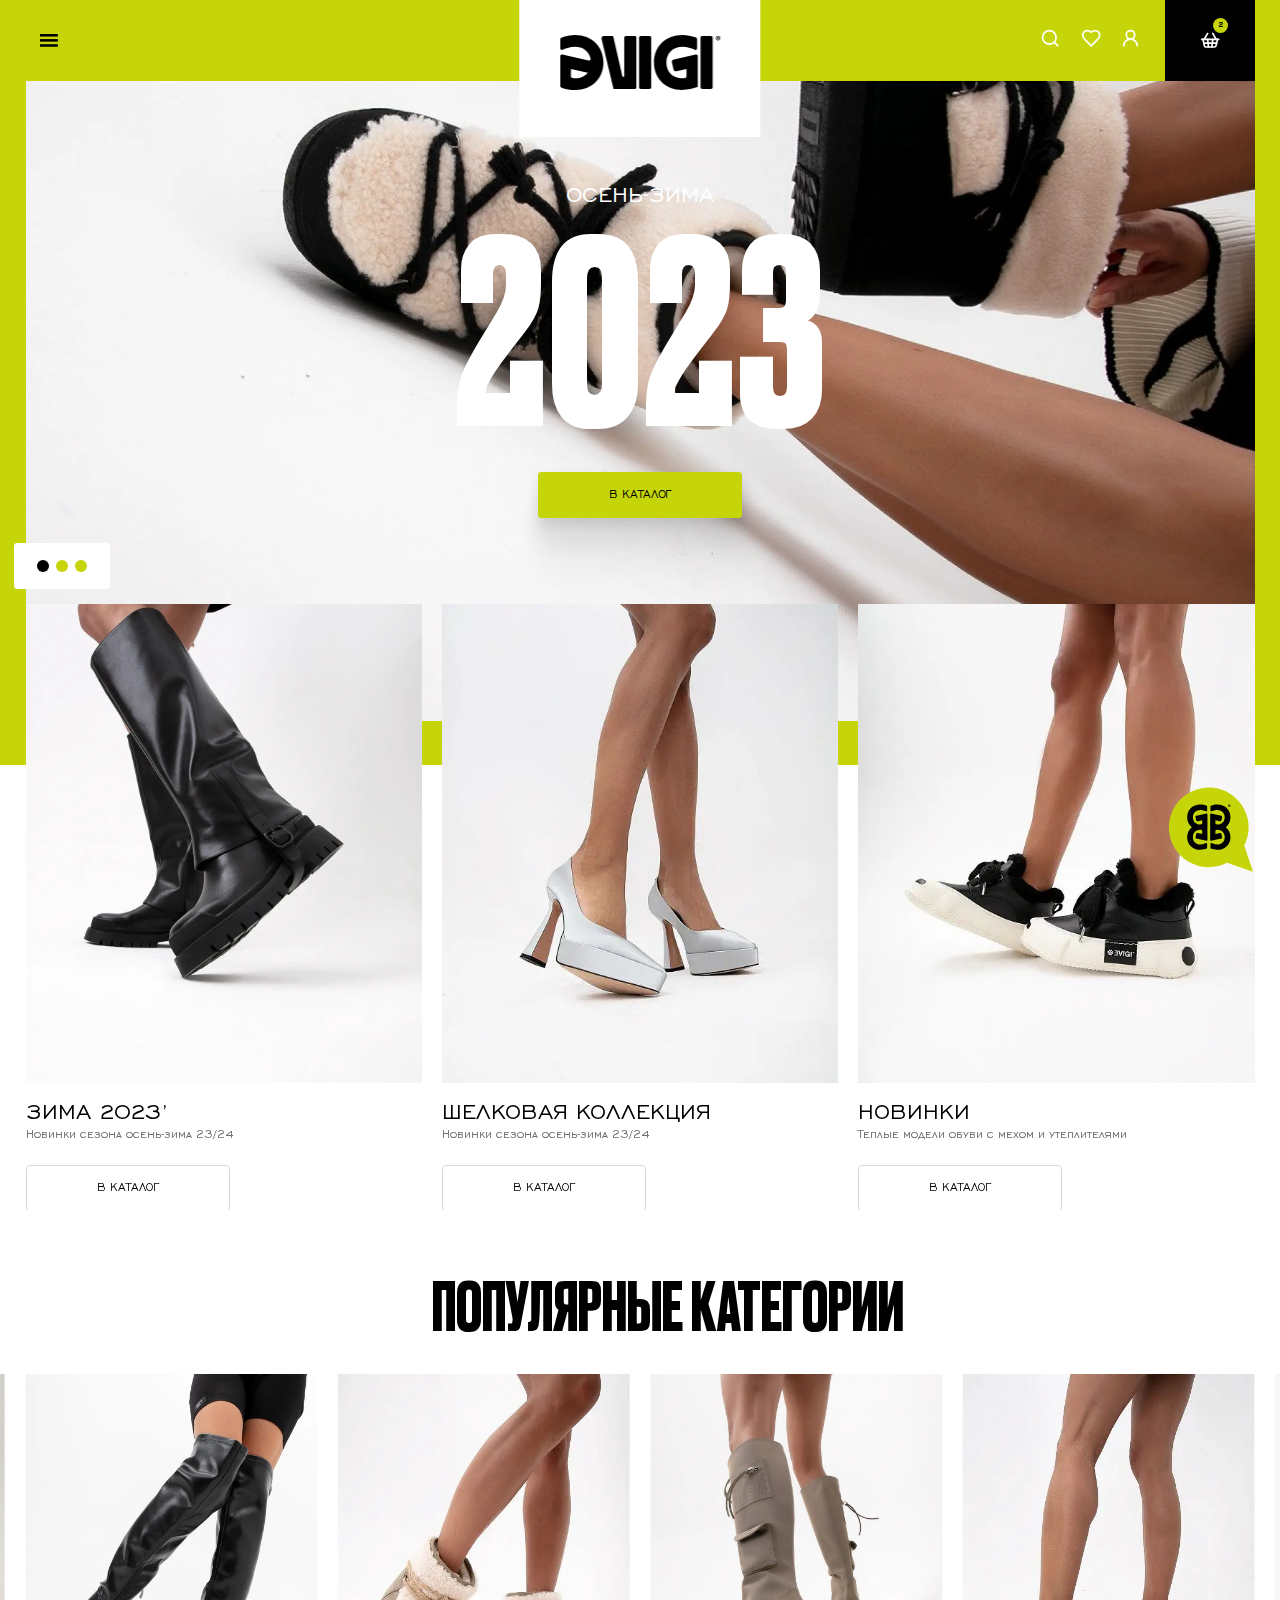
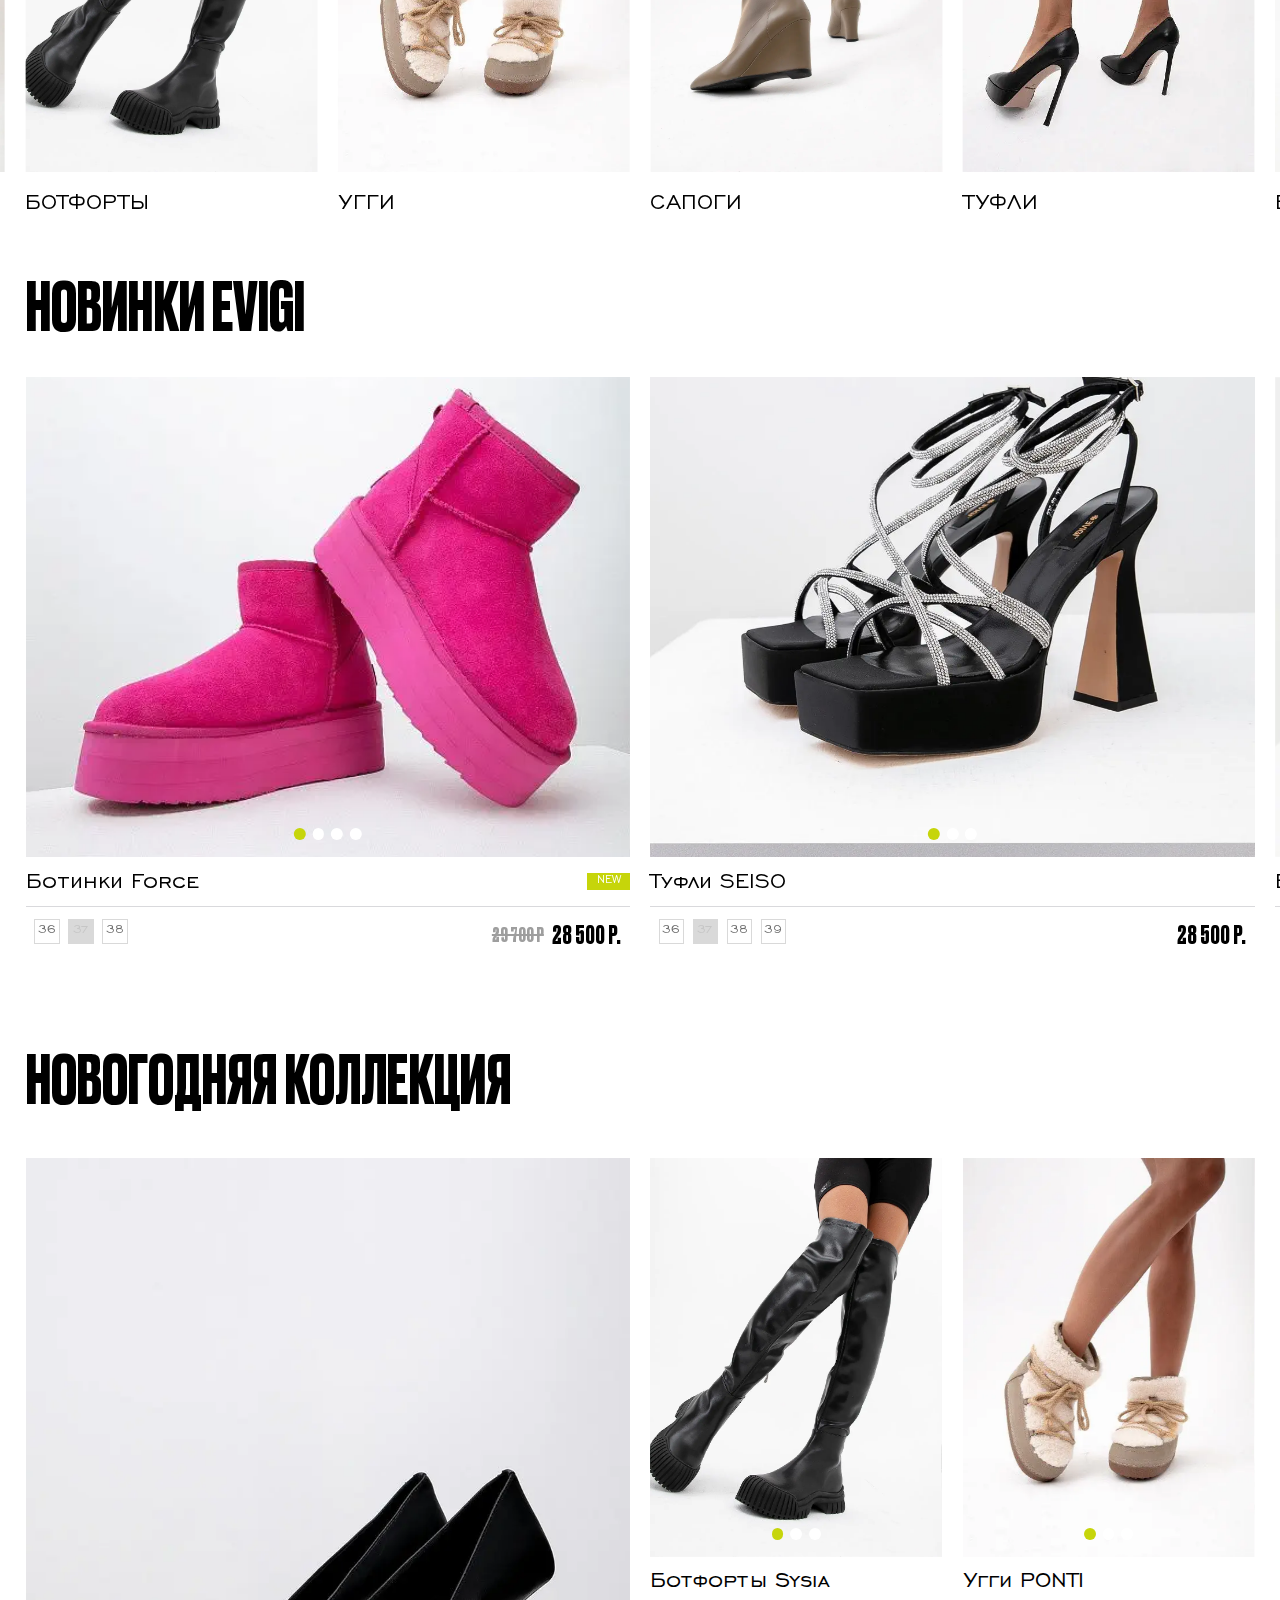
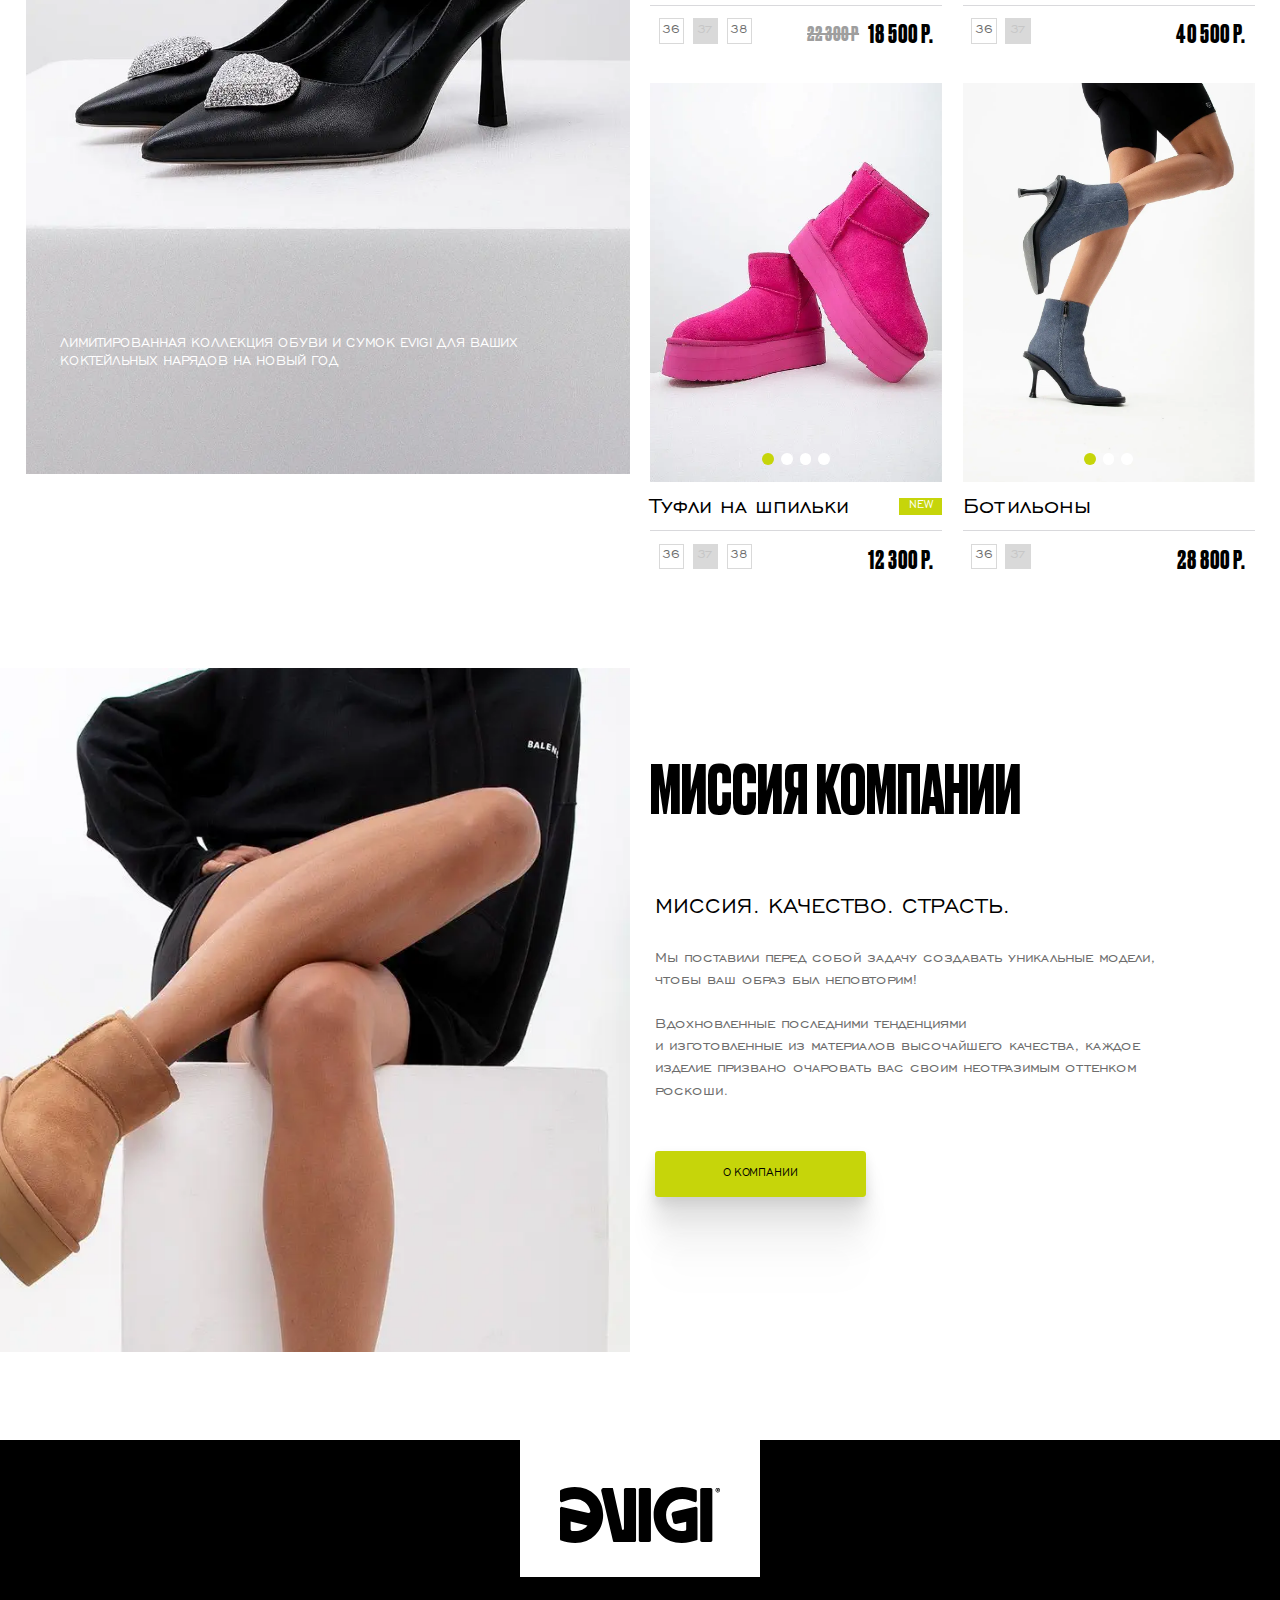
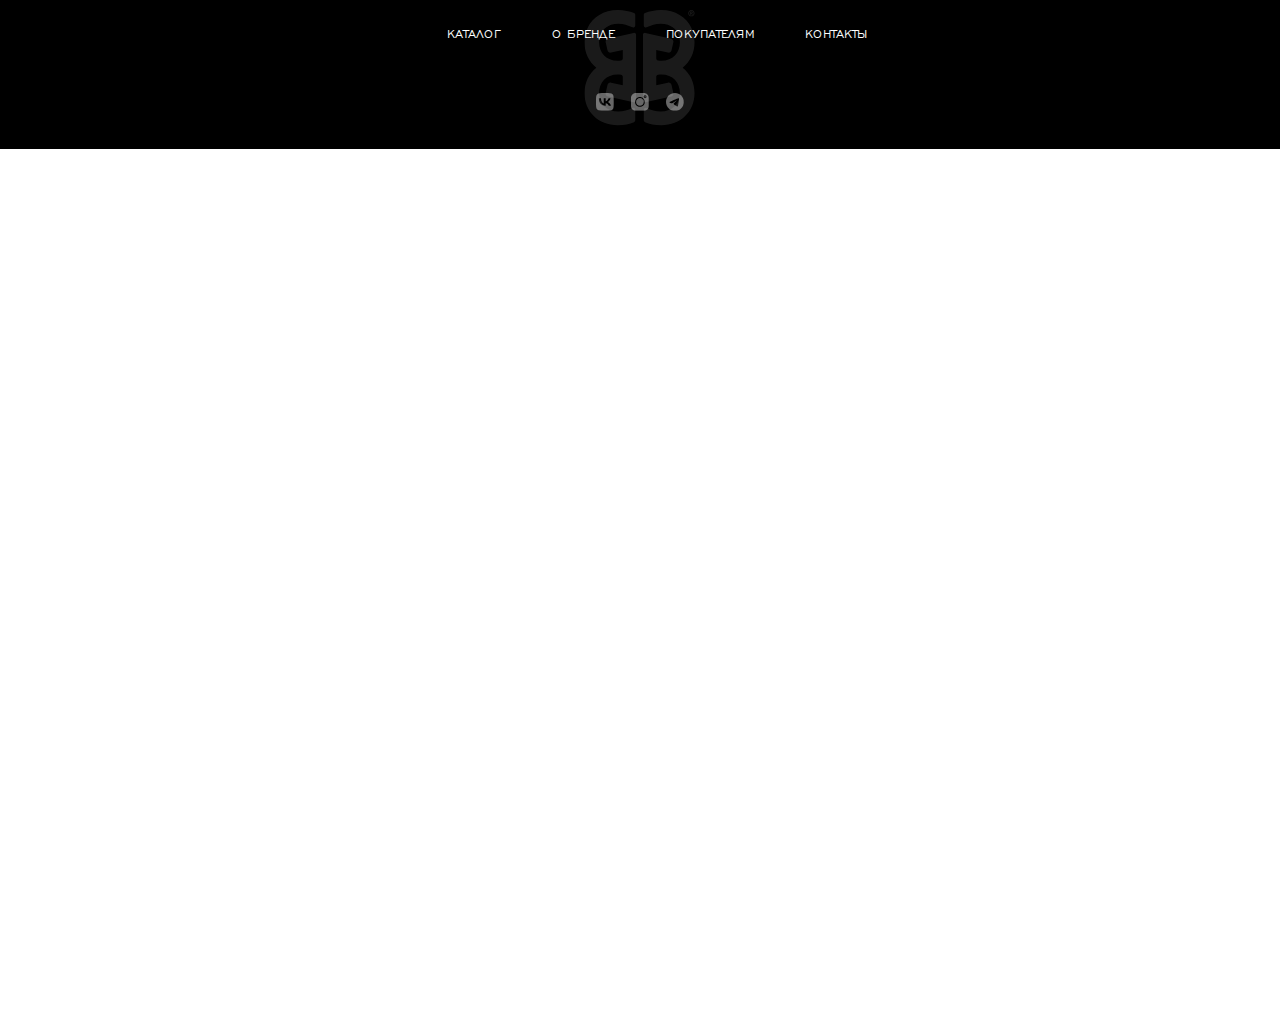
<file: index.html>
<!DOCTYPE html>
<html lang="ru">
    <head>
        <meta charset="UTF-8">
        <meta http-equiv="X-UA-Compatible" content="IE=edge">
        <meta http-equiv="Cache-Control" content="no-cache">
        <meta name="viewport" content="user-scalable=no, width=device-width, height=device-height">
        <meta name="description" content="Описание сайта">
        <meta name="keywords" content="Ключевые слова">
        <title>Заголовок сайта</title>
        <meta name="robots" content="index, follow">
        <meta name="HandheldFriendly" content="True">
        <meta name="format-detection" content="telephone=no">
        <meta name="format-detection" content="date=no">
        <meta name="format-detection" content="address=no">
        <meta name="format-detection" content="email=no">
        <meta name="application-name" content="Заголовок сайта">
        <meta name="color-scheme" content="only light">
        <meta property="og:title" content="Заголовок сайта">
        <meta property="og:type" content="website">
        <meta property="og:description" content="Описание сайта">
        <meta property="og:image" content="Изображение">
        <meta property="og:site_name" content="Заголовок сайта">
        <link rel="icon" href="images/favicon.png" type="image/png">
        <link rel="stylesheet" href="scripts/swiper/swiper-bundle.min.css">
        <link rel="stylesheet" href="css/common.css">
        <link rel="stylesheet" href="css/mwi.css">
        <link rel="stylesheet" href="css/index.css">
        <script defer src="scripts/swiper/swiper-bundle.min.js"></script>
        <script defer src="scripts/main.js"></script>
        <script defer src="scripts/modal.js"></script>
        <script defer src="scripts/phone.js" data-reload></script>
        <script defer src="scripts/lightbox.js"></script>
        <script defer src="scripts/accordion.js"></script>
        <script defer src="scripts/quantity.js"></script>
    </head>
    <body>
        <header>
            <div class="container"><a class="menu" onclick="headerOpen('menu')">
                    <div class="open"><svg width="21" height="15" viewBox="0 0 21 15" fill="none" xmlns="http://www.w3.org/2000/svg">
<rect width="21" height="3" fill="black"/>
<rect y="6" width="21" height="3" fill="black"/>
<rect y="12" width="21" height="3" fill="black"/>
</svg>

                    </div>
                    <div class="close"><svg width="16" height="16" viewBox="0 0 16 16" fill="none" xmlns="http://www.w3.org/2000/svg">
<path d="M5 5L11 11" stroke="black" stroke-linecap="round" stroke-linejoin="round"/>
<path d="M5 11L11 5" stroke="black" stroke-linecap="round" stroke-linejoin="round"/>
</svg>

                    </div></a>
                <menu><a class="catalog" onclick="headerOpen('catalog')"><svg width="21" height="15" viewBox="0 0 21 15" fill="none" xmlns="http://www.w3.org/2000/svg">
<rect width="21" height="3" fill="black"/>
<rect y="6" width="21" height="3" fill="black"/>
<rect y="12" width="21" height="3" fill="black"/>
</svg>
<span>Каталог</span></a><a href="index.html"><span>О бренде</span></a><a class="logotype" href="index.html"><img src="images/svg/logotype.svg" alt=""></a><a href="index.html"><span>Покупателям</span></a><a href="index.html"><span>Контакты</span></a></menu>
                <div class="personal">
                    <div class="search" onclick="headerOpen('search')"><svg width="24" height="24" viewBox="0 0 24 24" fill="none" xmlns="http://www.w3.org/2000/svg">
<path d="M11 19C15.4183 19 19 15.4183 19 11C19 6.58172 15.4183 3 11 3C6.58172 3 3 6.58172 3 11C3 15.4183 6.58172 19 11 19Z" stroke="black" stroke-width="2" stroke-linecap="round" stroke-linejoin="round"/>
<path d="M20.9992 21L16.6992 16.7" stroke="black" stroke-width="2" stroke-linecap="round" stroke-linejoin="round"/>
</svg>

                    </div>
                    <div class="favourite"><svg width="24" height="24" viewBox="0 0 24 24" fill="none" xmlns="http://www.w3.org/2000/svg">
<path d="M19 14C20.49 12.54 22 10.79 22 8.5C22 7.04131 21.4205 5.64236 20.3891 4.61091C19.3576 3.57946 17.9587 3 16.5 3C14.74 3 13.5 3.5 12 5C10.5 3.5 9.26 3 7.5 3C6.04131 3 4.64236 3.57946 3.61091 4.61091C2.57946 5.64236 2 7.04131 2 8.5C2 10.8 3.5 12.55 5 14L12 21L19 14Z" stroke="black" stroke-width="2" stroke-linecap="round" stroke-linejoin="round"/>
</svg>

                    </div>
                    <div class="sign"><svg width="21" height="24" viewBox="0 0 21 24" fill="none" xmlns="http://www.w3.org/2000/svg">
<path d="M18 21C18 18.8783 17.1571 16.8434 15.6569 15.3431C14.1566 13.8429 12.1217 13 10 13C7.87827 13 5.84344 13.8429 4.34315 15.3431C2.84285 16.8434 2 18.8783 2 21" stroke="black" stroke-width="2" stroke-linecap="round" stroke-linejoin="round"/>
<path d="M10 13C12.7614 13 15 10.7614 15 8C15 5.23858 12.7614 3 10 3C7.23858 3 5 5.23858 5 8C5 10.7614 7.23858 13 10 13Z" stroke="black" stroke-width="2" stroke-linecap="round" stroke-linejoin="round"/>
</svg>

                    </div>
                </div><a class="cart" href="cart.html"><svg width="24" height="24" viewBox="0 0 24 24" fill="none" xmlns="http://www.w3.org/2000/svg">
<path d="M5 11L9 4" stroke="black" stroke-width="2" stroke-linecap="round" stroke-linejoin="round"/>
<path d="M19 11L15 4" stroke="black" stroke-width="2" stroke-linecap="round" stroke-linejoin="round"/>
<path d="M2 11H22" stroke="black" stroke-width="2" stroke-linecap="round" stroke-linejoin="round"/>
<path d="M3.5 11L5.1 18.4C5.1935 18.8586 5.44485 19.2698 5.81028 19.5621C6.17572 19.8545 6.63211 20.0094 7.1 20H16.9C17.8 20 18.7 19.3 18.9 18.4L20.6 11" stroke="black" stroke-width="2" stroke-linecap="round" stroke-linejoin="round"/>
<path d="M9 11L10 20" stroke="black" stroke-width="2" stroke-linecap="round" stroke-linejoin="round"/>
<path d="M4.5 15.5H19.5" stroke="black" stroke-width="2" stroke-linecap="round" stroke-linejoin="round"/>
<path d="M15 11L14 20" stroke="black" stroke-width="2" stroke-linecap="round" stroke-linejoin="round"/>
</svg>

                    <div class="count"><span>2</span></div></a>
            </div>
            <section class="search">
                <div class="parent_wrap">
                    <div class="child_wrap">
                        <form>
                            <div class="search"><svg width="24" height="24" viewBox="0 0 24 24" fill="none" xmlns="http://www.w3.org/2000/svg">
<path d="M11 19C15.4183 19 19 15.4183 19 11C19 6.58172 15.4183 3 11 3C6.58172 3 3 6.58172 3 11C3 15.4183 6.58172 19 11 19Z" stroke="black" stroke-width="2" stroke-linecap="round" stroke-linejoin="round"/>
<path d="M20.9992 21L16.6992 16.7" stroke="black" stroke-width="2" stroke-linecap="round" stroke-linejoin="round"/>
</svg>

                            </div>
                            <input type="search" name="search" placeholder="Поиск">
                        </form>
                        <div class="tags"><strong>Часто ищут</strong>
                            <div class="list"><a href="index.html">казаки</a><a href="index.html">лоферы</a><a href="index.html">Туфли</a><a href="index.html">Кроссовки</a></div>
                        </div>
                        <div class="products"><strong>Популярные товары</strong>
                            <div class="list"><a class="product" href="product.html">
                                            <div class="favourite" onclick="event.preventDefault(); this.classList.toggle('active')"><svg width="24" height="24" viewBox="0 0 24 24" fill="none" xmlns="http://www.w3.org/2000/svg">
<path d="M19 14C20.49 12.54 22 10.79 22 8.5C22 7.04131 21.4205 5.64236 20.3891 4.61091C19.3576 3.57946 17.9587 3 16.5 3C14.74 3 13.5 3.5 12 5C10.5 3.5 9.26 3 7.5 3C6.04131 3 4.64236 3.57946 3.61091 4.61091C2.57946 5.64236 2 7.04131 2 8.5C2 10.8 3.5 12.55 5 14L12 21L19 14Z" stroke="black" stroke-width="2" stroke-linecap="round" stroke-linejoin="round"/>
</svg>

                                            </div>
                                            <div class="swiper">
                                                <div class="swiper-wrapper">
                                                    <div class="swiper-slide"><img src="images/webp/1.webp" alt=""></div>
                                                    <div class="swiper-slide"><img src="images/webp/1.webp" alt=""></div>
                                                    <div class="swiper-slide"><img src="images/webp/1.webp" alt=""></div>
                                                </div>
                                                <div class="swiper-pagination"></div>
                                            </div>
                                            <div class="title">
                                                <div><strong>Ботинки Punti</strong><span>Теплые модели обуви с мехом и утеплителями</span>
                                                </div>
                                            </div>
                                            <div class="options">
                                                <div class="sizes">
                                                </div>
                                                <div class="colors">
                                                </div>
                                                <div class="prices"><span class="current"></span>
                                                </div>
                                            </div></a><a class="product" href="product.html">
                                            <div class="favourite" onclick="event.preventDefault(); this.classList.toggle('active')"><svg width="24" height="24" viewBox="0 0 24 24" fill="none" xmlns="http://www.w3.org/2000/svg">
<path d="M19 14C20.49 12.54 22 10.79 22 8.5C22 7.04131 21.4205 5.64236 20.3891 4.61091C19.3576 3.57946 17.9587 3 16.5 3C14.74 3 13.5 3.5 12 5C10.5 3.5 9.26 3 7.5 3C6.04131 3 4.64236 3.57946 3.61091 4.61091C2.57946 5.64236 2 7.04131 2 8.5C2 10.8 3.5 12.55 5 14L12 21L19 14Z" stroke="black" stroke-width="2" stroke-linecap="round" stroke-linejoin="round"/>
</svg>

                                            </div>
                                            <div class="swiper">
                                                <div class="swiper-wrapper">
                                                    <div class="swiper-slide"><img src="images/webp/2.webp" alt=""></div>
                                                    <div class="swiper-slide"><img src="images/webp/2.webp" alt=""></div>
                                                    <div class="swiper-slide"><img src="images/webp/2.webp" alt=""></div>
                                                </div>
                                                <div class="swiper-pagination"></div>
                                            </div>
                                            <div class="title">
                                                <div><strong>Сапоги</strong><span>Новинки сезона осень-зима 23/24</span>
                                                </div>
                                            </div>
                                            <div class="options">
                                                <div class="sizes">
                                                </div>
                                                <div class="colors">
                                                </div>
                                                <div class="prices"><span class="current"></span>
                                                </div>
                                            </div></a><a class="product" href="product.html">
                                            <div class="favourite" onclick="event.preventDefault(); this.classList.toggle('active')"><svg width="24" height="24" viewBox="0 0 24 24" fill="none" xmlns="http://www.w3.org/2000/svg">
<path d="M19 14C20.49 12.54 22 10.79 22 8.5C22 7.04131 21.4205 5.64236 20.3891 4.61091C19.3576 3.57946 17.9587 3 16.5 3C14.74 3 13.5 3.5 12 5C10.5 3.5 9.26 3 7.5 3C6.04131 3 4.64236 3.57946 3.61091 4.61091C2.57946 5.64236 2 7.04131 2 8.5C2 10.8 3.5 12.55 5 14L12 21L19 14Z" stroke="black" stroke-width="2" stroke-linecap="round" stroke-linejoin="round"/>
</svg>

                                            </div>
                                            <div class="swiper">
                                                <div class="swiper-wrapper">
                                                    <div class="swiper-slide"><img src="images/webp/3.webp" alt=""></div>
                                                    <div class="swiper-slide"><img src="images/webp/3.webp" alt=""></div>
                                                    <div class="swiper-slide"><img src="images/webp/3.webp" alt=""></div>
                                                </div>
                                                <div class="swiper-pagination"></div>
                                            </div>
                                            <div class="title">
                                                <div><strong>Кеды с мехом</strong><span>Теплые модели обуви с мехом и утеплителями</span>
                                                </div>
                                            </div>
                                            <div class="options">
                                                <div class="sizes">
                                                </div>
                                                <div class="colors">
                                                </div>
                                                <div class="prices"><span class="current"></span>
                                                </div>
                                            </div></a><a class="product" href="product.html">
                                            <div class="favourite" onclick="event.preventDefault(); this.classList.toggle('active')"><svg width="24" height="24" viewBox="0 0 24 24" fill="none" xmlns="http://www.w3.org/2000/svg">
<path d="M19 14C20.49 12.54 22 10.79 22 8.5C22 7.04131 21.4205 5.64236 20.3891 4.61091C19.3576 3.57946 17.9587 3 16.5 3C14.74 3 13.5 3.5 12 5C10.5 3.5 9.26 3 7.5 3C6.04131 3 4.64236 3.57946 3.61091 4.61091C2.57946 5.64236 2 7.04131 2 8.5C2 10.8 3.5 12.55 5 14L12 21L19 14Z" stroke="black" stroke-width="2" stroke-linecap="round" stroke-linejoin="round"/>
</svg>

                                            </div>
                                            <div class="swiper">
                                                <div class="swiper-wrapper">
                                                    <div class="swiper-slide"><img src="images/webp/4.webp" alt=""></div>
                                                    <div class="swiper-slide"><img src="images/webp/4.webp" alt=""></div>
                                                    <div class="swiper-slide"><img src="images/webp/4.webp" alt=""></div>
                                                </div>
                                                <div class="swiper-pagination"></div>
                                            </div>
                                            <div class="title">
                                                <div><strong>Кроссовки</strong><span>Теплые модели обуви с мехом и утеплителями</span>
                                                </div>
                                            </div>
                                            <div class="options">
                                                <div class="sizes">
                                                </div>
                                                <div class="colors">
                                                </div>
                                                <div class="prices"><span class="current"></span>
                                                </div>
                                            </div></a>
                            </div>
                        </div>
                    </div>
                </div>
            </section>
            <section class="catalog">
                <div class="parent_wrap">
                    <div class="child_wrap">
                        <ul class="menu">
                            <li><a href="category.html" style="color: #C3C3C3">Все</a></li>
                            <li onclick="event.preventDefault(); this.parentNode.nextElementSibling.classList.toggle('active'); this.classList.toggle('active')"><a href="category.html">Обувь
                                    <div class="arrow"><svg width="14" height="10" viewBox="0 0 14 10" fill="none" xmlns="http://www.w3.org/2000/svg">
<g clip-path="url(#clip0_2863_819)">
<path d="M12.334 1.66675L7.00065 8.33341L1.66732 1.66675" stroke="black" stroke-width="2" stroke-linecap="round" stroke-linejoin="round"/>
</g>
<defs>
<clipPath id="clip0_2863_819">
<rect width="10" height="14" fill="white" transform="translate(14) rotate(90)"/>
</clipPath>
</defs>
</svg>

                                    </div></a></li>
                            <li><a href="category.html">Новинки</a></li>
                            <li><a href="category.html">Хиты</a></li>
                            <li><a href="category.html">Распродажа</a></li>
                            <li><a href="capsul1.html" style="color: #EB1461">Капсулы</a></li>
                        </ul>
                        <div class="submenu">
                            <div class="submenu_wrap">
                                <ul class="submenu">
                                    <li><a href="category.html">Босоножки</a></li>
                                    <li><a href="category.html">Ботинки</a></li>
                                    <li><a href="category.html">Казаки</a></li>
                                    <li><a href="category.html">Сапоги</a></li>
                                    <li><a href="category.html">Лоферы</a></li>
                                    <li><a href="category.html">Полуботинки</a></li>
                                    <li><a href="category.html">Балетки</a></li>
                                    <li><a href="category.html">Ботильоны</a></li>
                                    <li><a href="category.html">Ботфорты</a></li>
                                    <li><a href="category.html">Кроссовки</a></li>
                                    <li><a href="category.html">Туфли</a></li>
                                    <li><a href="category.html">Пантолеты</a></li>
                                    <li><a href="category.html">Сандали</a></li>
                                    <li><a href="category.html">Угги</a></li>
                                </ul>
                            </div>
                        </div>
                        <div class="products"><a class="product" href="product.html">
                                        <div class="favourite" onclick="event.preventDefault(); this.classList.toggle('active')"><svg width="24" height="24" viewBox="0 0 24 24" fill="none" xmlns="http://www.w3.org/2000/svg">
<path d="M19 14C20.49 12.54 22 10.79 22 8.5C22 7.04131 21.4205 5.64236 20.3891 4.61091C19.3576 3.57946 17.9587 3 16.5 3C14.74 3 13.5 3.5 12 5C10.5 3.5 9.26 3 7.5 3C6.04131 3 4.64236 3.57946 3.61091 4.61091C2.57946 5.64236 2 7.04131 2 8.5C2 10.8 3.5 12.55 5 14L12 21L19 14Z" stroke="black" stroke-width="2" stroke-linecap="round" stroke-linejoin="round"/>
</svg>

                                        </div>
                                        <div class="swiper">
                                            <div class="swiper-wrapper">
                                                <div class="swiper-slide"><img src="images/webp/63.webp" alt=""></div>
                                                <div class="swiper-slide"><img src="images/webp/63.webp" alt=""></div>
                                                <div class="swiper-slide"><img src="images/webp/63.webp" alt=""></div>
                                            </div>
                                            <div class="swiper-pagination"></div>
                                        </div>
                                        <div class="title">
                                            <div><strong>Ботинки Punti</strong>
                                            </div>
                                        </div>
                                        <div class="options">
                                            <div class="sizes">
                                            </div>
                                            <div class="colors">
                                            </div>
                                            <div class="prices"><span class="oldprice">New</span><span class="current">28 500 Р.</span>
                                            </div>
                                        </div></a><a class="product" href="product.html">
                                        <div class="favourite" onclick="event.preventDefault(); this.classList.toggle('active')"><svg width="24" height="24" viewBox="0 0 24 24" fill="none" xmlns="http://www.w3.org/2000/svg">
<path d="M19 14C20.49 12.54 22 10.79 22 8.5C22 7.04131 21.4205 5.64236 20.3891 4.61091C19.3576 3.57946 17.9587 3 16.5 3C14.74 3 13.5 3.5 12 5C10.5 3.5 9.26 3 7.5 3C6.04131 3 4.64236 3.57946 3.61091 4.61091C2.57946 5.64236 2 7.04131 2 8.5C2 10.8 3.5 12.55 5 14L12 21L19 14Z" stroke="black" stroke-width="2" stroke-linecap="round" stroke-linejoin="round"/>
</svg>

                                        </div>
                                        <div class="swiper">
                                            <div class="swiper-wrapper">
                                                <div class="swiper-slide"><img src="images/webp/64.webp" alt=""></div>
                                                <div class="swiper-slide"><img src="images/webp/64.webp" alt=""></div>
                                                <div class="swiper-slide"><img src="images/webp/64.webp" alt=""></div>
                                            </div>
                                            <div class="swiper-pagination"></div>
                                        </div>
                                        <div class="title">
                                            <div><strong>Сапоги</strong>
                                            </div>
                                        </div>
                                        <div class="options">
                                            <div class="sizes">
                                            </div>
                                            <div class="colors">
                                            </div>
                                            <div class="prices"><span class="oldprice">New</span><span class="current">28 500 Р.</span>
                                            </div>
                                        </div></a><a class="product" href="product.html">
                                        <div class="favourite" onclick="event.preventDefault(); this.classList.toggle('active')"><svg width="24" height="24" viewBox="0 0 24 24" fill="none" xmlns="http://www.w3.org/2000/svg">
<path d="M19 14C20.49 12.54 22 10.79 22 8.5C22 7.04131 21.4205 5.64236 20.3891 4.61091C19.3576 3.57946 17.9587 3 16.5 3C14.74 3 13.5 3.5 12 5C10.5 3.5 9.26 3 7.5 3C6.04131 3 4.64236 3.57946 3.61091 4.61091C2.57946 5.64236 2 7.04131 2 8.5C2 10.8 3.5 12.55 5 14L12 21L19 14Z" stroke="black" stroke-width="2" stroke-linecap="round" stroke-linejoin="round"/>
</svg>

                                        </div>
                                        <div class="swiper">
                                            <div class="swiper-wrapper">
                                                <div class="swiper-slide"><img src="images/webp/65.webp" alt=""></div>
                                                <div class="swiper-slide"><img src="images/webp/65.webp" alt=""></div>
                                                <div class="swiper-slide"><img src="images/webp/65.webp" alt=""></div>
                                            </div>
                                            <div class="swiper-pagination"></div>
                                        </div>
                                        <div class="title">
                                            <div><strong>Кеды с мехом</strong>
                                            </div>
                                        </div>
                                        <div class="options">
                                            <div class="sizes">
                                            </div>
                                            <div class="colors">
                                            </div>
                                            <div class="prices"><span class="oldprice">New</span><span class="current">28 500 Р.</span>
                                            </div>
                                        </div></a>
                        </div>
                    </div>
                </div>
            </section>
            <section class="menu">
                <div class="parent_wrap">
                    <div class="child_wrap">
                        <ul class="menu">
                            <li><a href="category.html">Все</a></li>
                            <li onclick="this.classList.toggle('active')"><a>Обувь
                                    <div class="arrow"><svg width="14" height="10" viewBox="0 0 14 10" fill="none" xmlns="http://www.w3.org/2000/svg">
<g clip-path="url(#clip0_2863_819)">
<path d="M12.334 1.66675L7.00065 8.33341L1.66732 1.66675" stroke="black" stroke-width="2" stroke-linecap="round" stroke-linejoin="round"/>
</g>
<defs>
<clipPath id="clip0_2863_819">
<rect width="10" height="14" fill="white" transform="translate(14) rotate(90)"/>
</clipPath>
</defs>
</svg>

                                    </div></a>
                                <ul>
                                    <li><a href="category.html">Босоножки</a></li>
                                    <li><a href="category.html">Ботинки</a></li>
                                    <li><a href="category.html">Казаки</a></li>
                                    <li><a href="category.html">Сапоги</a></li>
                                    <li><a href="category.html">Лоферы</a></li>
                                    <li><a href="category.html">Полуботинки</a></li>
                                    <li><a href="category.html">Балетки</a></li>
                                    <li><a href="category.html">Ботильоны</a></li>
                                    <li><a href="category.html">Ботфорты</a></li>
                                    <li><a href="category.html">Кроссовки</a></li>
                                    <li><a href="category.html">Туфли</a></li>
                                    <li><a href="category.html">Пантолеты</a></li>
                                    <li><a href="category.html">Сандали</a></li>
                                    <li><a href="category.html">Угги</a></li>
                                </ul>
                            </li>
                            <li><a href="category.html">Новинки</a></li>
                            <li><a href="category.html">Хиты</a></li>
                            <li><a href="category.html">Распродажа</a></li>
                            <li><a href="category.html" style="color: #EB1461">Barbiecore</a></li>
                        </ul>
                    </div>
                </div>
            </section>
        </header>
        <main>
            <section class="main">
                <div class="container">
                    <div class="swiper main">
                        <div class="swiper-wrapper">
                            <div class="swiper-slide">
                                <div class="text"><span>ОСЕНЬ-ЗИМА</span>
                                    <h1>2023</h1><a class="button" href="category.html">
                                        <pre>В каталог</pre></a>
                                </div><img src="images/webp/74.webp" alt="">
                            </div>
                            <div class="swiper-slide">
                                <div class="text"><span>ОСЕНЬ-ЗИМА</span>
                                    <h1>2023</h1><a class="button" href="category.html">
                                        <pre>В каталог</pre></a>
                                </div><img src="images/webp/74.webp" alt="">
                            </div>
                            <div class="swiper-slide">
                                <div class="text"><span>ОСЕНЬ-ЗИМА</span>
                                    <h1>2023</h1><a class="button" href="category.html">
                                        <pre>В каталог</pre></a>
                                </div><img src="images/webp/74.webp" alt="">
                            </div>
                        </div>
                        <div class="swiper-pagination"></div>
                    </div>
                </div>
            </section>
            <section class="collections">
                <div class="container">
                    <div class="swiper">
                        <div class="swiper-wrapper">
                            <div class="swiper-slide"><a class="collection" href="collection.html"><img src="images/webp/26.webp" alt=""><strong>Зима 2023’</strong><span>Новинки сезона осень-зима 23/24</span>
                                                <button>
                                                    <pre>В каталог</pre>
                                                </button></a>
                            </div>
                            <div class="swiper-slide"><a class="collection" href="collection.html"><img src="images/webp/48.webp" alt=""><strong>Шелковая коллекция</strong><span>Новинки сезона осень-зима 23/24</span>
                                                <button>
                                                    <pre>В каталог</pre>
                                                </button></a>
                            </div>
                            <div class="swiper-slide"><a class="collection" href="collection.html"><img src="images/webp/44.webp" alt=""><strong>Новинки</strong><span>Теплые модели обуви с мехом и утеплителями</span>
                                                <button>
                                                    <pre>В каталог</pre>
                                                </button></a>
                            </div>
                        </div>
                        <div class="swiper-navigation">
                            <div class="arrow"><svg width="12" height="18" viewBox="0 0 12 18" fill="none" xmlns="http://www.w3.org/2000/svg">
<g clip-path="url(#clip0_2863_922)">
<path d="M1 1L11 9L1 17" stroke="black" stroke-width="2" stroke-linecap="round" stroke-linejoin="round"/>
</g>
<defs>
<clipPath id="clip0_2863_922">
<rect width="12" height="18" fill="white"/>
</clipPath>
</defs>
</svg>

                            </div>
                            <div class="arrow"><svg width="12" height="18" viewBox="0 0 12 18" fill="none" xmlns="http://www.w3.org/2000/svg">
<g clip-path="url(#clip0_2863_922)">
<path d="M1 1L11 9L1 17" stroke="black" stroke-width="2" stroke-linecap="round" stroke-linejoin="round"/>
</g>
<defs>
<clipPath id="clip0_2863_922">
<rect width="12" height="18" fill="white"/>
</clipPath>
</defs>
</svg>

                            </div>
                        </div>
                    </div>
                </div>
            </section>
            <section class="categories">
                <div class="container">
                    <h2>Популярные категории</h2>
                    <div class="swiper">
                        <div class="swiper-wrapper">
                            <div class="swiper-slide"><a class="category" href="category.html"><img src="images/webp/54.webp" alt=""><strong>Ботинки</strong></a>
                            </div>
                            <div class="swiper-slide"><a class="category" href="category.html"><img src="images/webp/52.webp" alt=""><strong>Ботфорты</strong></a>
                            </div>
                            <div class="swiper-slide"><a class="category" href="category.html"><img src="images/webp/2.webp" alt=""><strong>Угги</strong></a>
                            </div>
                            <div class="swiper-slide"><a class="category" href="category.html"><img src="images/webp/53.webp" alt=""><strong>Сапоги</strong></a>
                            </div>
                            <div class="swiper-slide"><a class="category" href="category.html"><img src="images/webp/27.webp" alt=""><strong>Туфли</strong></a>
                            </div>
                            <div class="swiper-slide"><a class="category" href="category.html"><img src="images/webp/55.webp" alt=""><strong>Ботильоны</strong></a>
                            </div>
                        </div>
                    </div>
                </div>
            </section>
            <section class="compilation">
                <div class="container">
                    <h2>Новинки EVIGI</h2>
                    <div class="swiper">
                        <div class="swiper-wrapper">
                            <div class="swiper-slide"><a class="product big" href="product.html">
                                                <div class="favourite" onclick="event.preventDefault(); this.classList.toggle('active')"><svg width="24" height="24" viewBox="0 0 24 24" fill="none" xmlns="http://www.w3.org/2000/svg">
<path d="M19 14C20.49 12.54 22 10.79 22 8.5C22 7.04131 21.4205 5.64236 20.3891 4.61091C19.3576 3.57946 17.9587 3 16.5 3C14.74 3 13.5 3.5 12 5C10.5 3.5 9.26 3 7.5 3C6.04131 3 4.64236 3.57946 3.61091 4.61091C2.57946 5.64236 2 7.04131 2 8.5C2 10.8 3.5 12.55 5 14L12 21L19 14Z" stroke="black" stroke-width="2" stroke-linecap="round" stroke-linejoin="round"/>
</svg>

                                                </div>
                                                <div class="swiper">
                                                    <div class="swiper-wrapper">
                                                        <div class="swiper-slide">
                                                            <video poster="images/webp/18.webp" autoplay muted>
                                                                <source src="images/test2.mp4" type="video/mp4">
                                                            </video>
                                                        </div>
                                                        <div class="swiper-slide"><img src="images/webp/49.webp" alt=""></div>
                                                        <div class="swiper-slide"><img src="images/webp/49.webp" alt=""></div>
                                                        <div class="swiper-slide"><img src="images/webp/49.webp" alt=""></div>
                                                    </div>
                                                    <div class="swiper-pagination"></div>
                                                </div>
                                                <div class="title">
                                                    <div><strong>Ботинки Force</strong>
                                                    </div>
                                                    <div class="tag">New</div>
                                                </div>
                                                <div class="options">
                                                    <div class="sizes"><span>36</span><span class="hidden">37</span><span>38</span>
                                                    </div>
                                                    <div class="colors">
                                                    </div>
                                                    <div class="prices"><span class="oldprice">29 700 P</span><span class="current">28 500 Р.</span>
                                                    </div>
                                                </div></a>
                            </div>
                            <div class="swiper-slide"><a class="product big" href="product.html">
                                                <div class="favourite" onclick="event.preventDefault(); this.classList.toggle('active')"><svg width="24" height="24" viewBox="0 0 24 24" fill="none" xmlns="http://www.w3.org/2000/svg">
<path d="M19 14C20.49 12.54 22 10.79 22 8.5C22 7.04131 21.4205 5.64236 20.3891 4.61091C19.3576 3.57946 17.9587 3 16.5 3C14.74 3 13.5 3.5 12 5C10.5 3.5 9.26 3 7.5 3C6.04131 3 4.64236 3.57946 3.61091 4.61091C2.57946 5.64236 2 7.04131 2 8.5C2 10.8 3.5 12.55 5 14L12 21L19 14Z" stroke="black" stroke-width="2" stroke-linecap="round" stroke-linejoin="round"/>
</svg>

                                                </div>
                                                <div class="swiper">
                                                    <div class="swiper-wrapper">
                                                        <div class="swiper-slide"><img src="images/webp/50.webp" alt=""></div>
                                                        <div class="swiper-slide"><img src="images/webp/50.webp" alt=""></div>
                                                        <div class="swiper-slide"><img src="images/webp/50.webp" alt=""></div>
                                                    </div>
                                                    <div class="swiper-pagination"></div>
                                                </div>
                                                <div class="title">
                                                    <div><strong>Туфли SEISO</strong>
                                                    </div>
                                                </div>
                                                <div class="options">
                                                    <div class="sizes"><span>36</span><span class="hidden">37</span><span>38</span><span>39</span>
                                                    </div>
                                                    <div class="colors">
                                                    </div>
                                                    <div class="prices"><span class="current">28 500 Р.</span>
                                                    </div>
                                                </div></a>
                            </div>
                            <div class="swiper-slide"><a class="product big" href="product.html">
                                                <div class="favourite" onclick="event.preventDefault(); this.classList.toggle('active')"><svg width="24" height="24" viewBox="0 0 24 24" fill="none" xmlns="http://www.w3.org/2000/svg">
<path d="M19 14C20.49 12.54 22 10.79 22 8.5C22 7.04131 21.4205 5.64236 20.3891 4.61091C19.3576 3.57946 17.9587 3 16.5 3C14.74 3 13.5 3.5 12 5C10.5 3.5 9.26 3 7.5 3C6.04131 3 4.64236 3.57946 3.61091 4.61091C2.57946 5.64236 2 7.04131 2 8.5C2 10.8 3.5 12.55 5 14L12 21L19 14Z" stroke="black" stroke-width="2" stroke-linecap="round" stroke-linejoin="round"/>
</svg>

                                                </div>
                                                <div class="swiper">
                                                    <div class="swiper-wrapper">
                                                        <div class="swiper-slide"><img src="images/webp/51.webp" alt=""></div>
                                                        <div class="swiper-slide"><img src="images/webp/51.webp" alt=""></div>
                                                        <div class="swiper-slide"><img src="images/webp/51.webp" alt=""></div>
                                                    </div>
                                                    <div class="swiper-pagination"></div>
                                                </div>
                                                <div class="title">
                                                    <div><strong>Ботинки Boni</strong>
                                                    </div>
                                                </div>
                                                <div class="options">
                                                    <div class="sizes"><span>36</span><span class="hidden">37</span><span>38</span><span>39</span><span>40</span>
                                                    </div>
                                                    <div class="colors">
                                                    </div>
                                                    <div class="prices"><span class="current">28 500 Р.</span>
                                                    </div>
                                                </div></a>
                            </div>
                            <div class="swiper-slide"><a class="product big" href="product.html">
                                                <div class="favourite" onclick="event.preventDefault(); this.classList.toggle('active')"><svg width="24" height="24" viewBox="0 0 24 24" fill="none" xmlns="http://www.w3.org/2000/svg">
<path d="M19 14C20.49 12.54 22 10.79 22 8.5C22 7.04131 21.4205 5.64236 20.3891 4.61091C19.3576 3.57946 17.9587 3 16.5 3C14.74 3 13.5 3.5 12 5C10.5 3.5 9.26 3 7.5 3C6.04131 3 4.64236 3.57946 3.61091 4.61091C2.57946 5.64236 2 7.04131 2 8.5C2 10.8 3.5 12.55 5 14L12 21L19 14Z" stroke="black" stroke-width="2" stroke-linecap="round" stroke-linejoin="round"/>
</svg>

                                                </div>
                                                <div class="swiper">
                                                    <div class="swiper-wrapper">
                                                        <div class="swiper-slide"><img src="images/webp/19.webp" alt=""></div>
                                                        <div class="swiper-slide"><img src="images/webp/19.webp" alt=""></div>
                                                        <div class="swiper-slide"><img src="images/webp/19.webp" alt=""></div>
                                                    </div>
                                                    <div class="swiper-pagination"></div>
                                                </div>
                                                <div class="title">
                                                    <div><strong>Ботинки Force</strong>
                                                    </div>
                                                </div>
                                                <div class="options">
                                                    <div class="sizes"><span>36</span><span class="hidden">37</span><span>38</span><span>39</span>
                                                    </div>
                                                    <div class="colors">
                                                    </div>
                                                    <div class="prices"><span class="current">28 500 Р.</span>
                                                    </div>
                                                </div></a>
                            </div>
                            <div class="swiper-slide"><a class="product big" href="product.html">
                                                <div class="favourite" onclick="event.preventDefault(); this.classList.toggle('active')"><svg width="24" height="24" viewBox="0 0 24 24" fill="none" xmlns="http://www.w3.org/2000/svg">
<path d="M19 14C20.49 12.54 22 10.79 22 8.5C22 7.04131 21.4205 5.64236 20.3891 4.61091C19.3576 3.57946 17.9587 3 16.5 3C14.74 3 13.5 3.5 12 5C10.5 3.5 9.26 3 7.5 3C6.04131 3 4.64236 3.57946 3.61091 4.61091C2.57946 5.64236 2 7.04131 2 8.5C2 10.8 3.5 12.55 5 14L12 21L19 14Z" stroke="black" stroke-width="2" stroke-linecap="round" stroke-linejoin="round"/>
</svg>

                                                </div>
                                                <div class="swiper">
                                                    <div class="swiper-wrapper">
                                                        <div class="swiper-slide"><img src="images/webp/33.webp" alt=""></div>
                                                        <div class="swiper-slide"><img src="images/webp/33.webp" alt=""></div>
                                                        <div class="swiper-slide"><img src="images/webp/33.webp" alt=""></div>
                                                    </div>
                                                    <div class="swiper-pagination"></div>
                                                </div>
                                                <div class="title">
                                                    <div><strong>Ботинки Force</strong>
                                                    </div>
                                                </div>
                                                <div class="options">
                                                    <div class="sizes"><span>36</span><span class="hidden">37</span><span>38</span>
                                                    </div>
                                                    <div class="colors">
                                                    </div>
                                                    <div class="prices"><span class="current">28 500 Р.</span>
                                                    </div>
                                                </div></a>
                            </div>
                            <div class="swiper-slide"><a class="product big" href="product.html">
                                                <div class="favourite" onclick="event.preventDefault(); this.classList.toggle('active')"><svg width="24" height="24" viewBox="0 0 24 24" fill="none" xmlns="http://www.w3.org/2000/svg">
<path d="M19 14C20.49 12.54 22 10.79 22 8.5C22 7.04131 21.4205 5.64236 20.3891 4.61091C19.3576 3.57946 17.9587 3 16.5 3C14.74 3 13.5 3.5 12 5C10.5 3.5 9.26 3 7.5 3C6.04131 3 4.64236 3.57946 3.61091 4.61091C2.57946 5.64236 2 7.04131 2 8.5C2 10.8 3.5 12.55 5 14L12 21L19 14Z" stroke="black" stroke-width="2" stroke-linecap="round" stroke-linejoin="round"/>
</svg>

                                                </div>
                                                <div class="swiper">
                                                    <div class="swiper-wrapper">
                                                        <div class="swiper-slide"><img src="images/webp/49.webp" alt=""></div>
                                                        <div class="swiper-slide"><img src="images/webp/49.webp" alt=""></div>
                                                        <div class="swiper-slide"><img src="images/webp/49.webp" alt=""></div>
                                                    </div>
                                                    <div class="swiper-pagination"></div>
                                                </div>
                                                <div class="title">
                                                    <div><strong>Ботинки Force</strong>
                                                    </div>
                                                </div>
                                                <div class="options">
                                                    <div class="sizes"><span>36</span><span class="hidden">37</span><span>38</span><span>39</span>
                                                    </div>
                                                    <div class="colors">
                                                    </div>
                                                    <div class="prices"><span class="current">28 500 Р.</span>
                                                    </div>
                                                </div></a>
                            </div>
                            <div class="swiper-slide"><a class="product big" href="product.html">
                                                <div class="favourite" onclick="event.preventDefault(); this.classList.toggle('active')"><svg width="24" height="24" viewBox="0 0 24 24" fill="none" xmlns="http://www.w3.org/2000/svg">
<path d="M19 14C20.49 12.54 22 10.79 22 8.5C22 7.04131 21.4205 5.64236 20.3891 4.61091C19.3576 3.57946 17.9587 3 16.5 3C14.74 3 13.5 3.5 12 5C10.5 3.5 9.26 3 7.5 3C6.04131 3 4.64236 3.57946 3.61091 4.61091C2.57946 5.64236 2 7.04131 2 8.5C2 10.8 3.5 12.55 5 14L12 21L19 14Z" stroke="black" stroke-width="2" stroke-linecap="round" stroke-linejoin="round"/>
</svg>

                                                </div>
                                                <div class="swiper">
                                                    <div class="swiper-wrapper">
                                                        <div class="swiper-slide"><img src="images/webp/63.webp" alt=""></div>
                                                        <div class="swiper-slide"><img src="images/webp/63.webp" alt=""></div>
                                                        <div class="swiper-slide"><img src="images/webp/63.webp" alt=""></div>
                                                    </div>
                                                    <div class="swiper-pagination"></div>
                                                </div>
                                                <div class="title">
                                                    <div><strong>Ботинки Force</strong>
                                                    </div>
                                                </div>
                                                <div class="options">
                                                    <div class="sizes"><span>36</span><span class="hidden">37</span><span>38</span>
                                                    </div>
                                                    <div class="colors">
                                                    </div>
                                                    <div class="prices"><span class="current">28 500 Р.</span>
                                                    </div>
                                                </div></a>
                            </div>
                        </div>
                    </div>
                    <button class="green">Все новинки</button>
                </div>
            </section>
            <section class="collection">
                <h2>Новогодняя коллекция</h2>
                <div class="container">
                    <div class="intro"><img src="images/webp/62.webp" alt=""><span>Лимитированная коллекция обуви и сумок Evigi для ваших коктейльных нарядов на Новый Год</span></div>
                    <div class="list"><a class="product" href="product.html">
                                        <div class="favourite" onclick="event.preventDefault(); this.classList.toggle('active')"><svg width="24" height="24" viewBox="0 0 24 24" fill="none" xmlns="http://www.w3.org/2000/svg">
<path d="M19 14C20.49 12.54 22 10.79 22 8.5C22 7.04131 21.4205 5.64236 20.3891 4.61091C19.3576 3.57946 17.9587 3 16.5 3C14.74 3 13.5 3.5 12 5C10.5 3.5 9.26 3 7.5 3C6.04131 3 4.64236 3.57946 3.61091 4.61091C2.57946 5.64236 2 7.04131 2 8.5C2 10.8 3.5 12.55 5 14L12 21L19 14Z" stroke="black" stroke-width="2" stroke-linecap="round" stroke-linejoin="round"/>
</svg>

                                        </div>
                                        <div class="swiper">
                                            <div class="swiper-wrapper">
                                                <div class="swiper-slide"><img src="images/webp/52.webp" alt=""></div>
                                                <div class="swiper-slide"><img src="images/webp/52.webp" alt=""></div>
                                                <div class="swiper-slide"><img src="images/webp/52.webp" alt=""></div>
                                            </div>
                                            <div class="swiper-pagination"></div>
                                        </div>
                                        <div class="title">
                                            <div><strong>Ботфорты Sysia</strong>
                                            </div>
                                        </div>
                                        <div class="options">
                                            <div class="sizes"><span>36</span><span class="hidden">37</span><span>38</span>
                                            </div>
                                            <div class="colors">
                                            </div>
                                            <div class="prices"><span class="oldprice">22 300 P</span><span class="current">18 500 Р.</span>
                                            </div>
                                        </div></a><a class="product" href="product.html">
                                        <div class="favourite" onclick="event.preventDefault(); this.classList.toggle('active')"><svg width="24" height="24" viewBox="0 0 24 24" fill="none" xmlns="http://www.w3.org/2000/svg">
<path d="M19 14C20.49 12.54 22 10.79 22 8.5C22 7.04131 21.4205 5.64236 20.3891 4.61091C19.3576 3.57946 17.9587 3 16.5 3C14.74 3 13.5 3.5 12 5C10.5 3.5 9.26 3 7.5 3C6.04131 3 4.64236 3.57946 3.61091 4.61091C2.57946 5.64236 2 7.04131 2 8.5C2 10.8 3.5 12.55 5 14L12 21L19 14Z" stroke="black" stroke-width="2" stroke-linecap="round" stroke-linejoin="round"/>
</svg>

                                        </div>
                                        <div class="swiper">
                                            <div class="swiper-wrapper">
                                                <div class="swiper-slide"><img src="images/webp/2.webp" alt=""></div>
                                                <div class="swiper-slide"><img src="images/webp/2.webp" alt=""></div>
                                                <div class="swiper-slide"><img src="images/webp/2.webp" alt=""></div>
                                            </div>
                                            <div class="swiper-pagination"></div>
                                        </div>
                                        <div class="title">
                                            <div><strong>Угги PONTI</strong>
                                            </div>
                                        </div>
                                        <div class="options">
                                            <div class="sizes"><span>36</span><span class="hidden">37</span>
                                            </div>
                                            <div class="colors">
                                            </div>
                                            <div class="prices"><span class="current">40 500 Р.</span>
                                            </div>
                                        </div></a><a class="product" href="product.html">
                                        <div class="favourite" onclick="event.preventDefault(); this.classList.toggle('active')"><svg width="24" height="24" viewBox="0 0 24 24" fill="none" xmlns="http://www.w3.org/2000/svg">
<path d="M19 14C20.49 12.54 22 10.79 22 8.5C22 7.04131 21.4205 5.64236 20.3891 4.61091C19.3576 3.57946 17.9587 3 16.5 3C14.74 3 13.5 3.5 12 5C10.5 3.5 9.26 3 7.5 3C6.04131 3 4.64236 3.57946 3.61091 4.61091C2.57946 5.64236 2 7.04131 2 8.5C2 10.8 3.5 12.55 5 14L12 21L19 14Z" stroke="black" stroke-width="2" stroke-linecap="round" stroke-linejoin="round"/>
</svg>

                                        </div>
                                        <div class="swiper">
                                            <div class="swiper-wrapper">
                                                <div class="swiper-slide">
                                                    <video poster="images/webp/18.webp" autoplay muted>
                                                        <source src="images/test2.mp4" type="video/mp4">
                                                    </video>
                                                </div>
                                                <div class="swiper-slide"><img src="images/webp/27.webp" alt=""></div>
                                                <div class="swiper-slide"><img src="images/webp/27.webp" alt=""></div>
                                                <div class="swiper-slide"><img src="images/webp/27.webp" alt=""></div>
                                            </div>
                                            <div class="swiper-pagination"></div>
                                        </div>
                                        <div class="title">
                                            <div><strong>Туфли на шпильки</strong>
                                            </div>
                                            <div class="tag">New</div>
                                        </div>
                                        <div class="options">
                                            <div class="sizes"><span>36</span><span class="hidden">37</span><span>38</span>
                                            </div>
                                            <div class="colors">
                                            </div>
                                            <div class="prices"><span class="current">12 300 Р.</span>
                                            </div>
                                        </div></a><a class="product" href="product.html">
                                        <div class="favourite" onclick="event.preventDefault(); this.classList.toggle('active')"><svg width="24" height="24" viewBox="0 0 24 24" fill="none" xmlns="http://www.w3.org/2000/svg">
<path d="M19 14C20.49 12.54 22 10.79 22 8.5C22 7.04131 21.4205 5.64236 20.3891 4.61091C19.3576 3.57946 17.9587 3 16.5 3C14.74 3 13.5 3.5 12 5C10.5 3.5 9.26 3 7.5 3C6.04131 3 4.64236 3.57946 3.61091 4.61091C2.57946 5.64236 2 7.04131 2 8.5C2 10.8 3.5 12.55 5 14L12 21L19 14Z" stroke="black" stroke-width="2" stroke-linecap="round" stroke-linejoin="round"/>
</svg>

                                        </div>
                                        <div class="swiper">
                                            <div class="swiper-wrapper">
                                                <div class="swiper-slide"><img src="images/webp/55.webp" alt=""></div>
                                                <div class="swiper-slide"><img src="images/webp/55.webp" alt=""></div>
                                                <div class="swiper-slide"><img src="images/webp/55.webp" alt=""></div>
                                            </div>
                                            <div class="swiper-pagination"></div>
                                        </div>
                                        <div class="title">
                                            <div><strong>Ботильоны</strong>
                                            </div>
                                        </div>
                                        <div class="options">
                                            <div class="sizes"><span>36</span><span class="hidden">37</span>
                                            </div>
                                            <div class="colors">
                                            </div>
                                            <div class="prices"><span class="current">28 800 Р.</span>
                                            </div>
                                        </div></a>
                    </div>
                </div>
            </section>
            <section class="mission">
                <div class="container">
                    <h2>Миссия компании</h2>
                    <div class="image"><img src="images/webp/1.webp" alt=""></div>
                    <div class="text"><strong>Миссия. Качество. Страсть.</strong><span>Мы поставили перед собой задачу создавать уникальные модели, чтобы ваш образ был неповторим!</span><span>Вдохновленные последними тенденциями <br>и изготовленные из материалов высочайшего качества, каждое изделие призвано очаровать вас своим неотразимым оттенком роскоши.</span>
                        <button>
                            <pre>О компании</pre>
                        </button>
                    </div>
                </div>
            </section>
        </main>
        <footer>
            <div class="container"><span class="copyright">© 2002–2023 <br>Компания EVIGI.</span><a class="mwi" href="https://mwi.me/" target="blank"><svg width="100" height="36" viewBox="0 0 100 36" fill="none" xmlns="http://www.w3.org/2000/svg">
<g clip-path="url(#clip0_4504_897)">
<path d="M17.0389 2.52276C17.7372 2.52276 18.3005 1.95954 18.3005 1.26138C18.3005 0.56322 17.7372 0 17.0389 0C16.3407 0 15.7773 0.56322 15.7773 1.26138C15.7773 1.95954 16.3407 2.52276 17.0389 2.52276Z" fill="#33AD43"/>
<path d="M44.1432 21.6546H41.0156L45.2463 0L52.2467 15.6411L59.3175 0L63.1198 21.6546H59.9923L57.9444 9.52194L52.0941 21.8541L46.285 9.49847L44.1491 21.6546H44.1432Z" fill="white"/>
<path d="M64.7461 0.205341H68.079L73.3894 13.6874L78.8172 0L84.0631 13.6874L89.5554 0.222941H92.8883L83.8812 21.6488L78.6353 7.38053L73.3249 21.6488L64.7461 0.205341Z" fill="white"/>
<path d="M96.9141 0H100.001V21.6546H96.9141V0Z" fill="white"/>
<path fill-rule="evenodd" clip-rule="evenodd" d="M43.5403 33.8285C44.2855 33.8285 44.7784 33.4882 44.9369 33.2183V33.7581H45.6586V27.4336H44.9369V29.5926C44.667 29.3227 44.2386 29.1409 43.5873 29.1409C42.3491 29.1409 41.3164 30.1089 41.3164 31.5052C41.3164 32.9015 42.2377 33.8226 43.5462 33.8226L43.5403 33.8285ZM44.9369 30.455V32.2796C44.755 32.6375 44.309 33.1362 43.6283 33.1362C42.7306 33.1362 42.0734 32.526 42.0734 31.4935C42.0734 30.4609 42.8186 29.8273 43.6694 29.8273C44.2562 29.8273 44.6611 30.0502 44.931 30.455H44.9369Z" fill="white"/>
<path fill-rule="evenodd" clip-rule="evenodd" d="M47.8568 27.774C47.8568 27.5276 47.6514 27.3457 47.405 27.3457C47.1351 27.3457 46.9297 27.5276 46.9297 27.774C46.9297 28.0439 47.1351 28.2257 47.405 28.2257C47.6514 28.2257 47.8568 28.0439 47.8568 27.774ZM47.7453 29.2348H47.0236V33.7582H47.7453V29.2348Z" fill="white"/>
<path fill-rule="evenodd" clip-rule="evenodd" d="M51.1909 35.5649C52.341 35.5649 53.2153 34.9371 53.2153 33.4059V29.2169H52.4701V29.6217C52.2647 29.3753 51.7952 29.1289 51.1204 29.1289C49.8823 29.1289 48.8672 30.0089 48.8672 31.4698C48.8672 32.9306 49.765 33.8107 51.1204 33.8107C51.8833 33.8107 52.2001 33.5877 52.4935 33.2475V33.5173C52.4935 34.3504 52.0417 34.8432 51.1674 34.8432C50.4456 34.8432 50.0173 34.503 49.8413 34.1686L49.1899 34.4619C49.4364 35.1366 50.2051 35.5649 51.1909 35.5649ZM52.4994 30.4783V32.3029C52.341 32.7312 51.8891 33.1594 51.2378 33.136C50.2696 33.136 49.6417 32.5258 49.6417 31.4933C49.6417 30.4607 50.387 29.8271 51.2378 29.8271C51.8481 29.8271 52.294 30.1204 52.4994 30.4783Z" fill="white"/>
<path fill-rule="evenodd" clip-rule="evenodd" d="M55.4232 27.774C55.4232 27.5276 55.2178 27.3457 54.9714 27.3457C54.7015 27.3457 54.4961 27.5276 54.4961 27.774C54.4961 28.0439 54.7015 28.2257 54.9714 28.2257C55.2178 28.2257 55.4232 28.0439 55.4232 27.774ZM55.3117 29.2348H54.59V33.7582H55.3117V29.2348Z" fill="white"/>
<path d="M56.2129 29.2407H57.1576V28.0908H57.8794V29.2407H59.4344V29.9389H57.8794V31.9219C57.8794 32.8195 58.1258 33.1129 58.6657 33.1129C58.9825 33.1129 59.229 32.9779 59.4754 32.7961L59.8099 33.3358C59.54 33.6291 59.0881 33.811 58.5248 33.811C57.6447 33.811 57.1518 33.2243 57.1518 32.0979V29.9389H56.207V29.2407H56.2129Z" fill="white"/>
<path fill-rule="evenodd" clip-rule="evenodd" d="M62.3331 29.1231C61.6818 29.1231 60.96 29.3929 60.5317 29.7743L60.8896 30.314C61.318 29.9972 61.7228 29.8212 62.2392 29.8212C63.1839 29.8212 63.4539 30.361 63.4539 31.1706C63.2309 31.1061 62.7321 31.0357 62.3976 31.0357C61.095 31.0357 60.2383 31.4405 60.2383 32.432C60.2383 33.2651 60.8896 33.8048 61.8813 33.8048C62.6676 33.8048 63.1898 33.4645 63.4597 33.0832V33.7579H64.1815V30.9418C64.1815 29.7919 63.5536 29.1172 62.3331 29.1172V29.1231ZM63.4597 31.8218V32.2736C63.3013 32.6314 62.8084 33.1536 62.0397 33.1536C61.4295 33.1536 61.007 32.8837 61.007 32.4085C61.007 31.8688 61.5703 31.6869 62.4915 31.6869C62.8495 31.6869 63.2368 31.7514 63.4597 31.8218Z" fill="white"/>
<path d="M65.4844 27.416H66.2061V33.764H65.4844V27.416Z" fill="white"/>
<path fill-rule="evenodd" clip-rule="evenodd" d="M72.1495 29.1231C71.4982 29.1231 70.7764 29.3929 70.3481 29.7743L70.706 30.314C71.1344 29.9972 71.5393 29.8212 72.0556 29.8212C73.0004 29.8212 73.2703 30.361 73.2703 31.1706C73.0473 31.1061 72.5485 31.0357 72.2141 31.0357C70.9114 31.0357 70.0547 31.4405 70.0547 32.432C70.0547 33.2651 70.706 33.8048 71.6977 33.8048C72.484 33.8048 73.0004 33.4645 73.2703 33.0832V33.7579H73.992V30.9418C73.992 29.7919 73.3642 29.1172 72.1436 29.1172L72.1495 29.1231ZM73.2761 31.8218V32.2736C73.1177 32.6314 72.6248 33.1536 71.8561 33.1536C71.2517 33.1536 70.8234 32.8837 70.8234 32.4085C70.8234 31.8688 71.3867 31.6869 72.3079 31.6869C72.6659 31.6869 73.0532 31.7514 73.2761 31.8218Z" fill="white"/>
<path fill-rule="evenodd" clip-rule="evenodd" d="M77.3041 35.5649C78.4542 35.5649 79.3286 34.9371 79.3286 33.4059V29.2169H78.5833V29.6217C78.378 29.3753 77.9085 29.1289 77.2337 29.1289C75.9956 29.1289 74.9805 30.0089 74.9805 31.4698C74.9805 32.9306 75.8841 33.8107 77.2337 33.8107C77.9965 33.8107 78.3134 33.5877 78.6068 33.2475V33.5173C78.6068 34.3504 78.155 34.8432 77.2807 34.8432C76.5589 34.8432 76.1306 34.503 75.9545 34.1686L75.3032 34.4619C75.5497 35.1366 76.3183 35.5649 77.3041 35.5649ZM78.5892 30.4783V32.3029C78.4542 32.7312 78.0024 33.1594 77.3276 33.136C76.3594 33.136 75.7316 32.5258 75.7316 31.4933C75.7316 30.4607 76.4768 29.8271 77.3276 29.8271C77.9379 29.8271 78.3838 30.1204 78.5892 30.4783Z" fill="white"/>
<path fill-rule="evenodd" clip-rule="evenodd" d="M82.7554 33.8517C83.5007 33.8517 84.1285 33.5349 84.5569 32.9072L84.0816 32.4789C83.8117 32.8602 83.3188 33.1536 82.773 33.1536C81.8518 33.1536 81.177 32.6607 81.13 31.7338H84.686C84.7329 31.5284 84.7329 31.3524 84.7329 31.194C84.7329 29.9326 83.8293 29.1465 82.6381 29.1465C81.13 29.1465 80.3438 30.1791 80.3438 31.5108C80.3438 32.9306 81.3119 33.8517 82.7554 33.8517ZM83.9701 31.0826H81.1124C81.2239 30.3375 81.7638 29.7977 82.597 29.8212C83.4068 29.8212 83.9231 30.2729 83.9701 31.0826Z" fill="white"/>
<path d="M85.7461 29.2403H86.4678V29.827C86.7612 29.3753 87.3715 29.1523 88.0228 29.1523C89.1964 29.1523 89.8477 29.7625 89.8477 31.1999V33.7637H89.126V31.2879C89.126 30.2964 88.6976 29.8446 87.7998 29.8446C87.2365 29.8446 86.7202 30.2025 86.4737 30.7657V33.7578H85.752V29.2345L85.7461 29.2403Z" fill="white"/>
<path d="M95.1116 32.8192C94.7772 33.4704 93.9615 33.8341 93.2457 33.8341C91.8022 33.8341 90.8398 32.913 90.8398 31.4933C90.8398 30.1673 91.7846 29.1289 93.2046 29.1289C94.0144 29.1289 94.7361 29.4868 95.0295 30.05L94.4662 30.4314C94.1493 30.0031 93.7679 29.8212 93.2046 29.8212C92.2833 29.8212 91.5851 30.5194 91.5851 31.4874C91.5851 32.4554 92.2599 33.1536 93.2985 33.1536C93.8383 33.1536 94.2901 32.8837 94.5601 32.4554L95.1234 32.8133L95.1116 32.8192Z" fill="white"/>
<path d="M96.2631 34.8436C96.3277 34.867 96.3746 34.8905 96.4451 34.8905C96.7795 34.8905 97.0084 34.6676 97.3252 33.9459L97.4602 33.6056L95.2773 29.2642H96.1341L97.824 32.6845L99.1091 29.2642H99.8954L98.1819 33.723C97.5717 35.2542 97.1022 35.6121 96.4685 35.6121C96.2866 35.6121 96.1106 35.5652 95.9756 35.5006L96.269 34.8494L96.2631 34.8436Z" fill="white"/>
<path d="M28.0485 21.6313H32.9775L34.1042 19.7421H26.74L23.5185 28.7009L21.4707 25.0106L17.9793 31.382V4.11865H16.0898V35.3363H17.9793L21.4707 28.6715L23.63 33.1949L24.1464 31.822L24.5982 30.6545" fill="white"/>
<path d="M6.05563 17.8237H1.10316L0 19.7128H7.36416L10.5856 10.7306L12.61 14.4444L16.1014 8.07293V35.3304H18.0143V4.11865H16.1014L12.6335 10.7834L10.4741 6.26006L9.95775 7.63291H9.93428L9.50593 8.78282V8.80629" fill="white"/>
</g>
<defs>
<clipPath id="clip0_4504_897">
<rect width="100" height="35.6061" fill="white"/>
</clipPath>
</defs>
</svg>
</a>
                <menu class="first"><a class="catalog" href="category.html"><span>Каталог</span></a><a href="index.html"><span>О бренде</span></a></menu><a class="logotype" href="index.html"><img src="images/svg/logotype.svg" alt=""></a>
                <menu class="second"><a href="index.html"><span>Покупателям</span></a><a href="index.html"><span>Контакты</span></a></menu>
                <div class="socials"><a href="index.html"><svg width="21" height="21" viewBox="0 0 21 21" fill="none" xmlns="http://www.w3.org/2000/svg">
<g clip-path="url(#clip0_4504_941)">
<path d="M0 10.08C0 5.32823 0 2.95236 1.47618 1.47618C2.95236 0 5.32823 0 10.08 0H10.92C15.6718 0 18.0476 0 19.5238 1.47618C21 2.95236 21 5.32823 21 10.08V10.92C21 15.6718 21 18.0476 19.5238 19.5238C18.0476 21 15.6718 21 10.92 21H10.08C5.32823 21 2.95236 21 1.47618 19.5238C0 18.0476 0 15.6718 0 10.92V10.08Z" fill="white" fill-opacity="0.4"/>
<path d="M11.1371 15.1198C6.25814 15.1198 3.47533 11.809 3.35938 6.2998H5.8033C5.88357 10.3434 7.68525 12.0562 9.11236 12.4094V6.2998H11.4137V9.78719C12.8229 9.6371 14.3034 8.04791 14.8029 6.2998H17.1041C16.7206 8.45404 15.1151 10.0432 13.9734 10.6966C15.1151 11.2263 16.9437 12.6124 17.6394 15.1198H15.1062C14.5621 13.4423 13.2065 12.1445 11.4137 11.9679V15.1198H11.1371Z" fill="black"/>
</g>
<defs>
<clipPath id="clip0_4504_941">
<rect width="21" height="21" fill="white"/>
</clipPath>
</defs>
</svg>
</a><a href="index.html"><svg width="21" height="21" viewBox="0 0 21 21" fill="none" xmlns="http://www.w3.org/2000/svg">
<g clip-path="url(#clip0_4543_1773)">
<path d="M16.6036 3.88574C16.3225 3.88574 16.0938 4.11449 16.0938 4.39557C16.0938 4.67665 16.3225 4.90539 16.6036 4.90539C16.8847 4.90539 17.1134 4.67669 17.1134 4.39557C17.1134 4.11445 16.8847 3.88574 16.6036 3.88574Z" fill="#666666"/>
<path d="M10.5002 5.98047C8.00804 5.98047 5.98047 8.00804 5.98047 10.5002C5.98047 12.9924 8.00804 15.02 10.5002 15.02C12.9925 15.02 15.02 12.9925 15.02 10.5003C15.02 8.00808 12.9925 5.98047 10.5002 5.98047Z" fill="#666666"/>
<path d="M15.2432 0H5.75683C2.58251 0 0 2.58251 0 5.75687V15.2432C0 18.4175 2.58251 21 5.75683 21H15.2432C18.4175 21 21 18.4175 21 15.2432V5.75687C21 2.58251 18.4175 0 15.2432 0ZM10.5 16.2599C7.32396 16.2599 4.74013 13.676 4.74013 10.5C4.74013 7.32396 7.324 4.74018 10.5 4.74018C13.676 4.74018 16.2599 7.324 16.2599 10.5C16.2599 13.676 13.676 16.2599 10.5 16.2599ZM16.6044 6.14562C15.6395 6.14562 14.8544 5.36058 14.8544 4.39564C14.8544 3.43071 15.6395 2.64563 16.6044 2.64563C17.5693 2.64563 18.3544 3.43067 18.3544 4.3956C18.3544 5.36054 17.5693 6.14562 16.6044 6.14562Z" fill="#666666"/>
</g>
<defs>
<clipPath id="clip0_4543_1773">
<rect width="21" height="21" fill="white"/>
</clipPath>
</defs>
</svg>
</a><a href="index.html"><svg width="21" height="21" viewBox="0 0 21 21" fill="none" xmlns="http://www.w3.org/2000/svg">
<g clip-path="url(#clip0_4504_946)">
<path d="M10.5 21C16.299 21 21 16.299 21 10.5C21 4.70101 16.299 0 10.5 0C4.70101 0 0 4.70101 0 10.5C0 16.299 4.70101 21 10.5 21Z" fill="white" fill-opacity="0.4"/>
<path fill-rule="evenodd" clip-rule="evenodd" d="M4.75291 10.3892C7.81387 9.05555 9.85499 8.17635 10.8763 7.75156C13.7922 6.53871 14.3981 6.32803 14.7931 6.32107C14.8799 6.31954 15.0741 6.34107 15.1999 6.44315C15.3062 6.52934 15.3354 6.64578 15.3494 6.7275C15.3634 6.80922 15.3808 6.99539 15.3669 7.14085C15.2089 8.80115 14.5252 12.8302 14.1773 14.6898C14.0302 15.4767 13.7403 15.7405 13.4598 15.7663C12.85 15.8224 12.387 15.3633 11.7964 14.9762C10.8723 14.3704 10.3502 13.9933 9.45316 13.4022C8.41648 12.719 9.08852 12.3436 9.67932 11.7299C9.83393 11.5693 12.5205 9.12568 12.5725 8.904C12.579 8.87628 12.5851 8.77293 12.5237 8.71836C12.4623 8.66379 12.3717 8.68246 12.3063 8.6973C12.2136 8.71833 10.7373 9.69413 7.87731 11.6247C7.45826 11.9124 7.0787 12.0526 6.73863 12.0453C6.36372 12.0372 5.64256 11.8333 5.10645 11.659C4.44888 11.4453 3.92626 11.3323 3.97177 10.9693C3.99548 10.7802 4.25585 10.5868 4.75291 10.3892Z" fill="black"/>
</g>
<defs>
<clipPath id="clip0_4504_946">
<rect width="21" height="21" fill="white"/>
</clipPath>
</defs>
</svg>
</a></div><a class="unknown" href="index.html"><svg width="61" height="64" viewBox="0 0 61 64" fill="none" xmlns="http://www.w3.org/2000/svg">
<path d="M58.7398 3.45523C59.7099 3.45523 60.4674 2.69767 60.4674 1.72762C60.4674 0.757565 59.7099 0 58.7398 0C57.7698 0 57.0122 0.757565 57.0122 1.72762C57.0122 2.69767 57.7698 3.45523 58.7398 3.45523ZM58.7398 0.451852C59.4705 0.451852 59.9954 0.976772 59.9954 1.72762C59.9954 2.48518 59.4705 3.0101 58.7398 3.0101C58.0091 3.0101 57.4842 2.48518 57.4842 1.72762C57.4834 0.976772 58.0083 0.451852 58.7398 0.451852Z" fill="black"/>
<path d="M58.5073 1.96694H58.7005L59.0398 2.61197H59.5647L59.1263 1.92747C59.3656 1.84768 59.5051 1.66795 59.5051 1.40927C59.5051 1.04392 59.2329 0.811279 58.8407 0.811279H58.063V2.61197H58.5081V1.96694H58.5073ZM58.5073 1.17578H58.7601C58.9465 1.17578 59.0456 1.24885 59.0456 1.40843C59.0456 1.57472 58.9457 1.64107 58.7601 1.64107H58.5073V1.17578Z" fill="black"/>
<path d="M53.9452 31.6817C58.006 28.5204 60.4668 23.5903 60.4668 17.739C60.4668 7.46479 52.8836 0.0285645 42.1206 0.0285645C38.6864 0.0285645 35.699 0.760934 33.2709 1.70495C32.856 1.86621 32.5814 2.26346 32.5814 2.7086V8.55915C32.5814 9.33351 33.375 9.85171 34.0847 9.54432C36.6598 8.42645 38.9568 7.56306 41.8762 7.56306C48.3827 7.56306 52.4435 11.8682 52.4435 17.739C52.4435 23.5584 48.5331 27.9115 42.2752 27.9148C42.2726 27.9148 42.2693 27.9148 42.2668 27.9148C41.6117 27.9148 40.9776 27.8712 40.351 27.783C39.8219 27.7091 39.4297 27.253 39.4297 26.7189V21.9677L45.8782 23.4114C46.7618 23.6088 47.6378 23.0537 47.8351 22.1701L48.832 17.718C49.0294 16.8344 48.4743 15.9584 47.5907 15.7611L33.4456 12.5939C32.7745 12.4436 32.1362 12.9542 32.1362 13.6421V33.306C32.1362 33.3077 32.1362 33.3093 32.1362 33.311V49.7213C32.1362 50.4091 32.7737 50.9198 33.4456 50.7694L47.5916 47.6014C48.4751 47.4041 49.0303 46.5272 48.8329 45.6445L47.836 41.1924C47.6386 40.3088 46.7618 39.7537 45.8791 39.9511L39.4305 41.3948V36.6436C39.4305 36.1095 39.8227 35.6534 40.3519 35.5795C40.9784 35.4913 41.6117 35.4477 42.2668 35.4477C42.271 35.4477 42.2752 35.4477 42.2794 35.4477C48.5347 35.4527 52.4443 39.8049 52.4443 45.6235C52.4443 51.4943 48.3836 55.7994 41.8771 55.7994C38.9577 55.7994 36.6606 54.9361 34.0856 53.8182C33.3759 53.5099 32.5822 54.029 32.5822 54.8033V60.6539C32.5822 61.099 32.8568 61.4963 33.2717 61.6576C35.7006 62.6024 38.6872 63.3339 42.1215 63.3339C52.8844 63.3339 60.4676 55.8977 60.4676 45.6235C60.4676 39.773 58.0068 34.8429 53.9452 31.6817Z" fill="black"/>
<path d="M27.0212 12.5938L12.8752 15.7618C11.9917 15.9592 11.4365 16.836 11.6339 17.7187L12.6308 22.1708C12.8282 23.0544 13.705 23.6095 14.5877 23.4122L21.0363 21.9684V26.7196C21.0363 27.2538 20.6441 27.7098 20.1149 27.7837C19.4884 27.8719 18.8551 27.9156 18.2 27.9156C18.1967 27.9156 18.1942 27.9156 18.1908 27.9156C11.9337 27.9114 8.0233 23.5592 8.0233 17.7397C8.0233 11.869 12.0841 7.56379 18.5906 7.56379C21.51 7.56379 23.807 8.42718 26.3821 9.54505C27.0918 9.85328 27.8854 9.33424 27.8854 8.55988V2.70933C27.8854 2.2642 27.6108 1.86694 27.1959 1.70568C24.767 0.760825 21.7804 0.0292969 18.3462 0.0292969C7.58321 0.0292969 0 7.46553 0 17.7397C0 23.5911 2.46082 28.5211 6.52245 31.6824C2.46082 34.8437 0 39.7737 0 45.6251C0 55.8993 7.58321 63.3355 18.3462 63.3355C21.7804 63.3355 24.7678 62.6031 27.1959 61.6591C27.6108 61.4979 27.8854 61.1006 27.8854 60.6555V54.8049C27.8854 54.0306 27.0918 53.5124 26.3821 53.8197C23.807 54.9376 21.51 55.801 18.5906 55.801C12.0841 55.801 8.0233 51.4958 8.0233 45.6251C8.0233 39.8065 11.9329 35.4543 18.1891 35.4492C18.1925 35.4492 18.1967 35.4492 18.2 35.4492C18.8551 35.4492 19.4884 35.4929 20.1149 35.5811C20.6441 35.655 21.0363 36.111 21.0363 36.6452V41.3964L14.5877 39.9526C13.7042 39.7553 12.8282 40.3104 12.6308 41.194L11.6339 45.6461C11.4365 46.5297 11.9917 47.4056 12.8752 47.603L27.0212 50.771C27.6923 50.9214 28.3306 50.4107 28.3306 49.7229V33.3059V30.0572V13.6419C28.3306 12.9541 27.6931 12.4434 27.0212 12.5938Z" fill="black"/>
</svg>
</a>
            </div>
        </footer>
        <div class="w-mwi" onclick="this.classList.toggle('open')">
            <div class="w-mwi__inner">
                <div class="w-mwi__buttons">
                    <div class="main_button"><svg width="125" height="125" viewBox="0 0 125 125" fill="none" xmlns="http://www.w3.org/2000/svg">
<path d="M82.3118 105.71C72.3713 110.809 60.9364 112.19 50.0676 109.605C39.1989 107.019 29.6111 100.636 23.0319 91.6068C16.4527 82.5774 13.3149 71.495 14.1838 60.3567C15.0527 49.2184 19.8713 38.7568 27.7712 30.8569C35.6711 22.957 46.1328 18.1384 57.271 17.2695C68.4093 16.4006 79.4917 19.5384 88.5211 26.1176C97.5506 32.6967 103.933 42.2846 106.519 53.1533C109.105 64.0221 107.724 75.457 102.624 85.3975L113.041 116.127L82.3118 105.71Z" fill="#C6D50A" stroke="#C6D50A" stroke-width="4" stroke-linecap="round" stroke-linejoin="round"/>
<path d="M84.9648 39.9471C85.7817 39.9471 86.4198 39.3091 86.4198 38.4921C86.4198 37.6751 85.7817 37.0371 84.9648 37.0371C84.1478 37.0371 83.5098 37.6751 83.5098 38.4921C83.5098 39.3091 84.1478 39.9471 84.9648 39.9471ZM84.9648 37.4177C85.5802 37.4177 86.0222 37.8597 86.0222 38.4921C86.0222 39.1301 85.5802 39.5722 84.9648 39.5722C84.3494 39.5722 83.9073 39.1301 83.9073 38.4921C83.9066 37.8597 84.3487 37.4177 84.9648 37.4177Z" fill="black"/>
<path d="M84.7687 38.6938H84.9314L85.2172 39.237H85.6593L85.29 38.6605C85.4916 38.5933 85.609 38.4419 85.609 38.2241C85.609 37.9164 85.3799 37.7205 85.0495 37.7205H84.3945V39.237H84.7694V38.6938H84.7687ZM84.7687 38.0274H84.9816C85.1387 38.0274 85.2221 38.089 85.2221 38.2234C85.2221 38.3634 85.138 38.4193 84.9816 38.4193H84.7687V38.0274Z" fill="black"/>
<path d="M80.9261 63.7193C84.3461 61.0569 86.4186 56.9048 86.4186 51.9767C86.4186 43.3238 80.0321 37.061 70.9675 37.061C68.0752 37.061 65.5591 37.6778 63.5142 38.4729C63.1648 38.6087 62.9335 38.9433 62.9335 39.3182V44.2455C62.9335 44.8977 63.6019 45.3341 64.1996 45.0752C66.3683 44.1337 68.3029 43.4066 70.7616 43.4066C76.2414 43.4066 79.6614 47.0324 79.6614 51.9767C79.6614 56.8779 76.368 60.5441 71.0976 60.5469C71.0955 60.5469 71.0927 60.5469 71.0905 60.5469C70.5388 60.5469 70.0048 60.5101 69.4771 60.4358C69.0315 60.3736 68.7011 59.9895 68.7011 59.5396V55.5382L74.1321 56.7541C74.8762 56.9204 75.614 56.4528 75.7802 55.7087L76.6198 51.9591C76.7861 51.2149 76.3185 50.4772 75.5744 50.311L63.6613 47.6436C63.0962 47.517 62.5586 47.947 62.5586 48.5263V65.0873C62.5586 65.0887 62.5586 65.0902 62.5586 65.0916V78.9123C62.5586 79.4916 63.0955 79.9217 63.6613 79.7951L75.5751 77.127C76.3192 76.9608 76.7868 76.2223 76.6205 75.4789L75.7809 71.7293C75.6147 70.9851 74.8762 70.5176 74.1328 70.6838L68.7019 71.8997V67.8983C68.7019 67.4484 69.0322 67.0643 69.4778 67.0021C70.0055 66.9278 70.5388 66.891 71.0905 66.891C71.0941 66.891 71.0976 66.891 71.1012 66.891C76.3694 66.8953 79.6621 70.5607 79.6621 75.4612C79.6621 80.4055 76.2421 84.0313 70.7623 84.0313C68.3036 84.0313 66.369 83.3042 64.2003 82.3627C63.6026 82.1031 62.9342 82.5403 62.9342 83.1924V88.1198C62.9342 88.4947 63.1655 88.8292 63.5149 88.965C65.5605 89.7608 68.0759 90.3769 70.9682 90.3769C80.0328 90.3769 86.4193 84.1141 86.4193 75.4612C86.4193 70.5339 84.3468 66.3818 80.9261 63.7193Z" fill="black"/>
<path d="M58.2514 47.6436L46.3377 50.3117C45.5936 50.4779 45.126 51.2164 45.2922 51.9598L46.1318 55.7094C46.2981 56.4535 47.0365 56.9211 47.78 56.7549L53.2109 55.5389V59.5404C53.2109 59.9902 52.8806 60.3743 52.435 60.4366C51.9073 60.5108 51.374 60.5476 50.8222 60.5476C50.8194 60.5476 50.8173 60.5476 50.8144 60.5476C45.5448 60.5441 42.2514 56.8786 42.2514 51.9775C42.2514 47.0332 45.6714 43.4073 51.1511 43.4073C53.6099 43.4073 55.5444 44.1345 57.7132 45.0759C58.3109 45.3355 58.9793 44.8984 58.9793 44.2462V39.3189C58.9793 38.944 58.748 38.6094 58.3986 38.4736C56.3529 37.6779 53.8376 37.0618 50.9453 37.0618C41.8807 37.0618 35.4941 43.3246 35.4941 51.9775C35.4941 56.9055 37.5667 61.0576 40.9874 63.7201C37.5667 66.3825 35.4941 70.5346 35.4941 75.4626C35.4941 84.1155 41.8807 90.3783 50.9453 90.3783C53.8376 90.3783 56.3536 89.7615 58.3986 88.9665C58.748 88.8307 58.9793 88.4961 58.9793 88.1212V83.1939C58.9793 82.5417 58.3109 82.1053 57.7132 82.3642C55.5444 83.3056 53.6099 84.0328 51.1511 84.0328C45.6714 84.0328 42.2514 80.4069 42.2514 75.4626C42.2514 70.5622 45.544 66.8967 50.813 66.8925C50.8159 66.8925 50.8194 66.8925 50.8222 66.8925C51.374 66.8925 51.9073 66.9293 52.435 67.0035C52.8806 67.0658 53.2109 67.4499 53.2109 67.8997V71.9012L47.78 70.6852C47.0358 70.519 46.2981 70.9866 46.1318 71.7307L45.2922 75.4803C45.126 76.2244 45.5936 76.9622 46.3377 77.1284L58.2514 79.7965C58.8166 79.9231 59.3542 79.4931 59.3542 78.9137V65.0873V62.3513V48.5264C59.3542 47.947 58.8173 47.517 58.2514 47.6436Z" fill="black"/>
</svg>

                    </div>
                    <ul class="w-mwi-buttons__button-icons__roller">
                        <li class="w-mwi-buttons__button-tel"><a href="#">
                                <svg width="32" height="32" viewBox="0 0 32 32" fill="none" xmlns="http://www.w3.org/2000/svg">
                                    <path d="M29.3334 22.5595V26.5595C29.3349 26.9308 29.2589 27.2984 29.1101 27.6386C28.9613 27.9788 28.7431 28.2843 28.4695 28.5353C28.1959 28.7863 27.8728 28.9775 27.5211 29.0964C27.1693 29.2154 26.7966 29.2596 26.4267 29.2261C22.3239 28.7803 18.3827 27.3783 14.9201 25.1328C11.6985 23.0857 8.96719 20.3544 6.92007 17.1328C4.66671 13.6544 3.2644 9.69414 2.82674 5.57281C2.79342 5.2041 2.83724 4.83249 2.95541 4.48164C3.07357 4.1308 3.2635 3.8084 3.51309 3.53497C3.76269 3.26155 4.06648 3.04309 4.40513 2.89351C4.74378 2.74392 5.10986 2.66649 5.48007 2.66614H9.48007C10.1271 2.65978 10.7545 2.88892 11.2451 3.31086C11.7357 3.73279 12.0562 4.31874 12.1467 4.95948C12.3156 6.23957 12.6287 7.49645 13.0801 8.70615C13.2595 9.18338 13.2983 9.70203 13.1919 10.2007C13.0856 10.6993 12.8386 11.157 12.4801 11.5195L10.7867 13.2128C12.6848 16.5509 15.4487 19.3147 18.7867 21.2128L20.4801 19.5195C20.8426 19.161 21.3003 18.9139 21.7989 18.8076C22.2975 18.7013 22.8162 18.7401 23.2934 18.9195C24.5031 19.3709 25.76 19.684 27.0401 19.8528C27.6878 19.9442 28.2793 20.2704 28.7021 20.7695C29.125 21.2685 29.3496 21.9056 29.3334 22.5595Z" stroke="white" stroke-width="2" stroke-linecap="round" stroke-linejoin="round"></path>
                                </svg></a>
                            <div class="w-mwi-buttons__button_info">
                                <div class="w-mwi-buttons__button_info_item" id="bx_1373509569_14052">
                                    <p>Доставка, возврат и оплата:</p><a href="tel:+78007001270">+7 (800) 700 12 70</a>
                                </div>
                                <div class="w-mwi-buttons__button_info_item" id="bx_1373509569_14053">
                                    <p>Консультация по товару, промокоды:</p><a href="tel:+79257388886">+7 (925) 738 88 86</a>
                                </div>
                                <div class="w-mwi-buttons__button_info_item" id="bx_1373509569_14054">
                                    <p>Москва, ТРЦ Авиапарк, Универмаг Trend Island&amp;nbsp;2:</p><a href="tel:+79255508829">+7 (925) 550 88 29</a>
                                </div>
                                <div class="w-mwi-buttons__button_info_item" id="bx_1373509569_14055">
                                    <p>Москва, ТРЦ Ривьера, Универмаг ТЕЛЕГРАФ:</p><a href="tel:+79257388886">+7 (925) 738 88 86</a>
                                </div>
                            </div>
                        </li>
                        <li class="w-mwi-buttons__button-wa"><a href="https://wapp.click/79257388886">
                                <svg width="40" height="40" viewBox="0 0 40 40" fill="none" xmlns="http://www.w3.org/2000/svg">
                                    <path d="M31.7501 8.18408C30.2221 6.64063 28.4021 5.41686 26.3961 4.58417C24.3902 3.75147 22.2386 3.32652 20.0667 3.33408C10.9667 3.33408 3.55008 10.7507 3.55008 19.8507C3.55008 22.7674 4.31675 25.6008 5.75008 28.1008L3.41675 36.6674L12.1667 34.3674C14.5834 35.6841 17.3001 36.3841 20.0667 36.3841C29.1667 36.3841 36.5834 28.9674 36.5834 19.8674C36.5834 15.4507 34.8667 11.3007 31.7501 8.18408ZM20.0667 33.5841C17.6001 33.5841 15.1834 32.9174 13.0667 31.6674L12.5667 31.3674L7.36675 32.7341L8.75008 27.6674L8.41675 27.1508C7.04632 24.9624 6.31865 22.4328 6.31675 19.8507C6.31675 12.2841 12.4834 6.11742 20.0501 6.11742C23.7167 6.11742 27.1667 7.55075 29.7501 10.1508C31.0292 11.424 32.0429 12.9385 32.7324 14.6065C33.4219 16.2744 33.7735 18.0626 33.7667 19.8674C33.8001 27.4341 27.6334 33.5841 20.0667 33.5841ZM27.6001 23.3174C27.1834 23.1174 25.1501 22.1174 24.7834 21.9674C24.4001 21.8341 24.1334 21.7674 23.8501 22.1674C23.5667 22.5841 22.7834 23.5174 22.5501 23.7841C22.3167 24.0674 22.0667 24.1007 21.6501 23.8841C21.2334 23.6841 19.9001 23.2341 18.3334 21.8341C17.1001 20.7341 16.2834 19.3841 16.0334 18.9674C15.8001 18.5507 16.0001 18.3341 16.2167 18.1174C16.4001 17.9341 16.6334 17.6341 16.8334 17.4007C17.0334 17.1674 17.1167 16.9841 17.2501 16.7174C17.3834 16.4341 17.3167 16.2008 17.2167 16.0008C17.1167 15.8008 16.2834 13.7674 15.9501 12.9341C15.6167 12.1341 15.2667 12.2341 15.0167 12.2174H14.2167C13.9334 12.2174 13.5001 12.3174 13.1167 12.7341C12.7501 13.1507 11.6834 14.1508 11.6834 16.1841C11.6834 18.2174 13.1667 20.1841 13.3667 20.4507C13.5667 20.7341 16.2834 24.9007 20.4167 26.6841C21.4001 27.1174 22.1667 27.3674 22.7667 27.5508C23.7501 27.8674 24.6501 27.8174 25.3667 27.7174C26.1667 27.6007 27.8167 26.7174 28.1501 25.7507C28.5001 24.7841 28.5001 23.9674 28.3834 23.7841C28.2667 23.6007 28.0167 23.5174 27.6001 23.3174Z" fill="white"></path>
                                </svg></a></li>
                        <li class="w-mwi-buttons__button-tg"><a href="https://t.me/evigishoes">
                                <svg width="32" height="32" viewBox="0 0 32 32" fill="none" xmlns="http://www.w3.org/2000/svg">
                                    <g clip-path="url(#clip0_419_364)">
                                        <path d="M29.4022 2.83933L1.0517 13.8285C-0.0891702 14.3402 -0.475045 15.365 0.775955 15.9212L8.04908 18.2445L25.6346 7.32014C26.5948 6.63433 27.5778 6.8172 26.7319 7.57164L11.6283 21.3176L11.1539 27.1348C11.5933 28.033 12.398 28.0372 12.9112 27.5908L17.0898 23.6165L24.2464 29.0031C25.9086 29.9923 26.813 29.354 27.1706 27.541L31.8647 5.19914C32.3521 2.96758 31.521 1.98433 29.4022 2.83933Z" fill="white"></path>
                                    </g>
                                    <defs>
                                        <clippath id="clip0_419_364">
                                            <rect width="32" height="32" fill="white"></rect>
                                        </clippath>
                                    </defs>
                                </svg></a></li>
                    </ul>
                </div>
            </div>
        </div>
    </body>
</html>
</file>
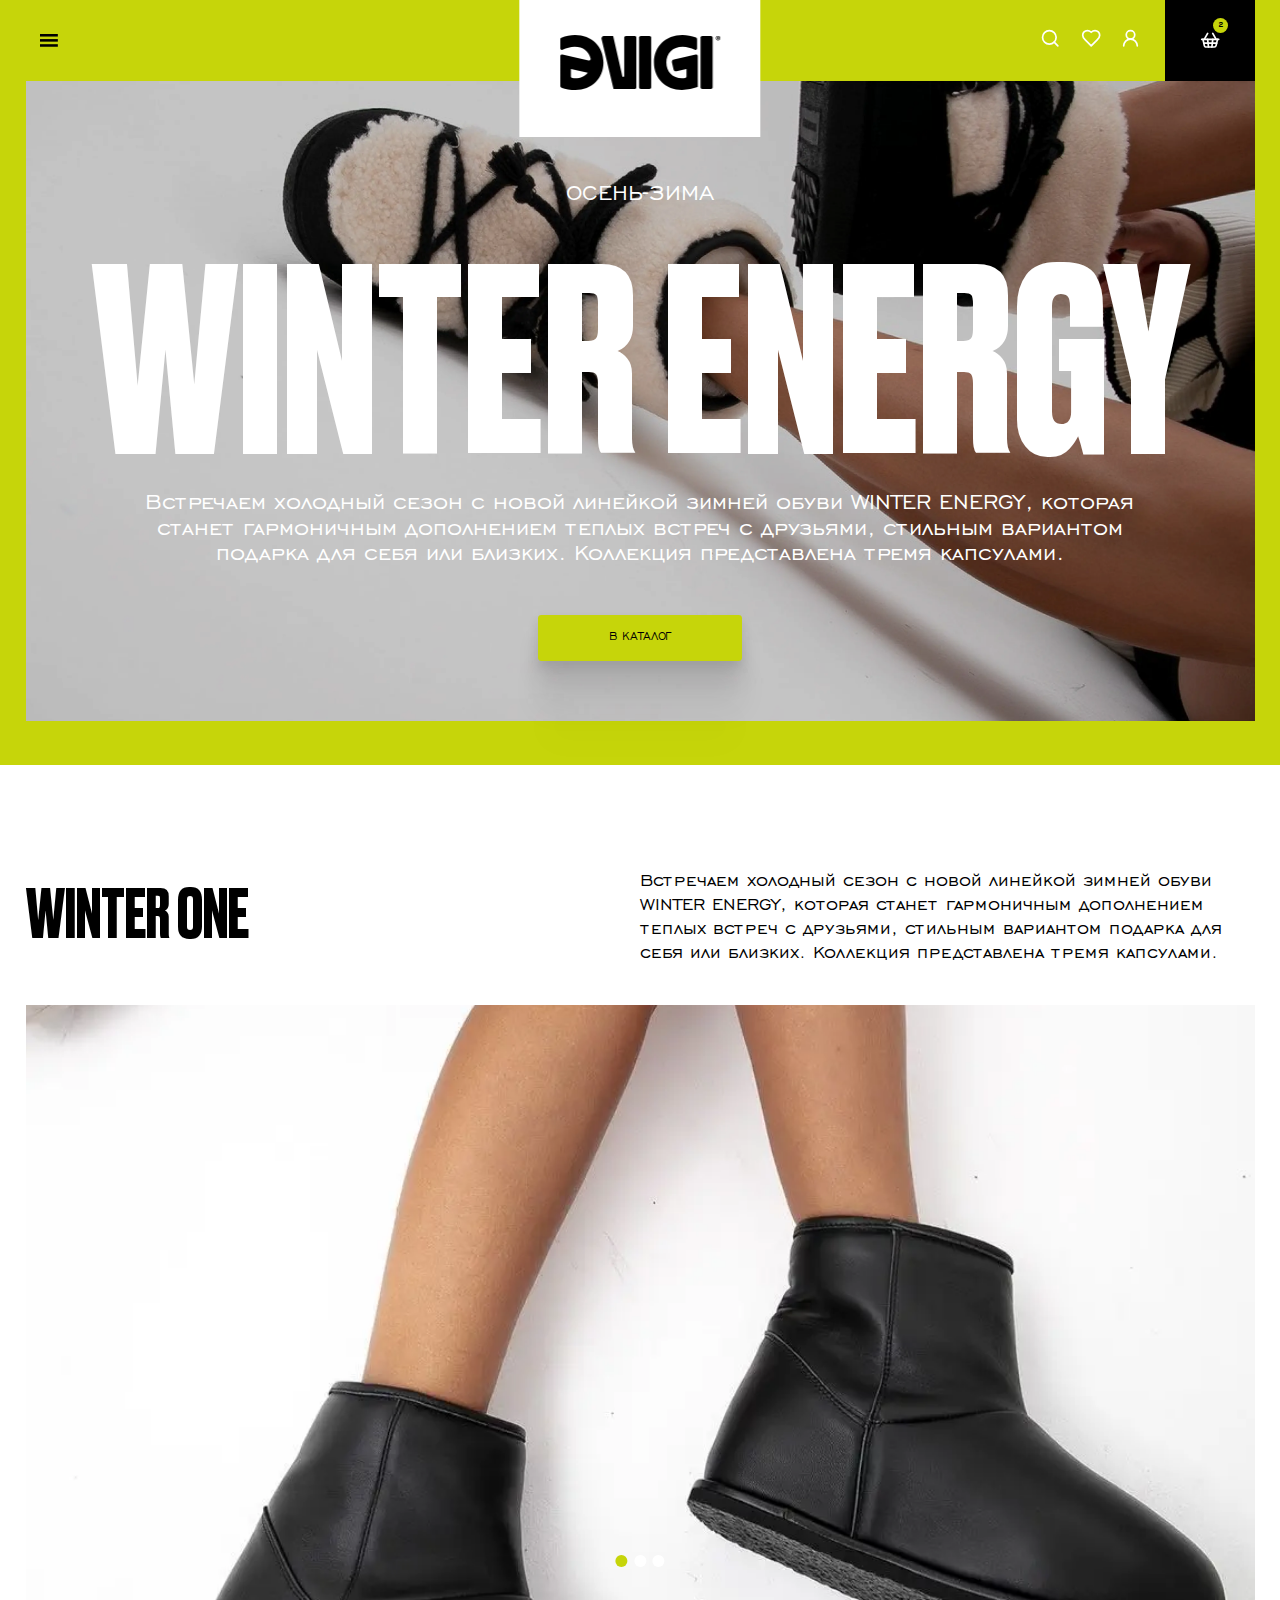
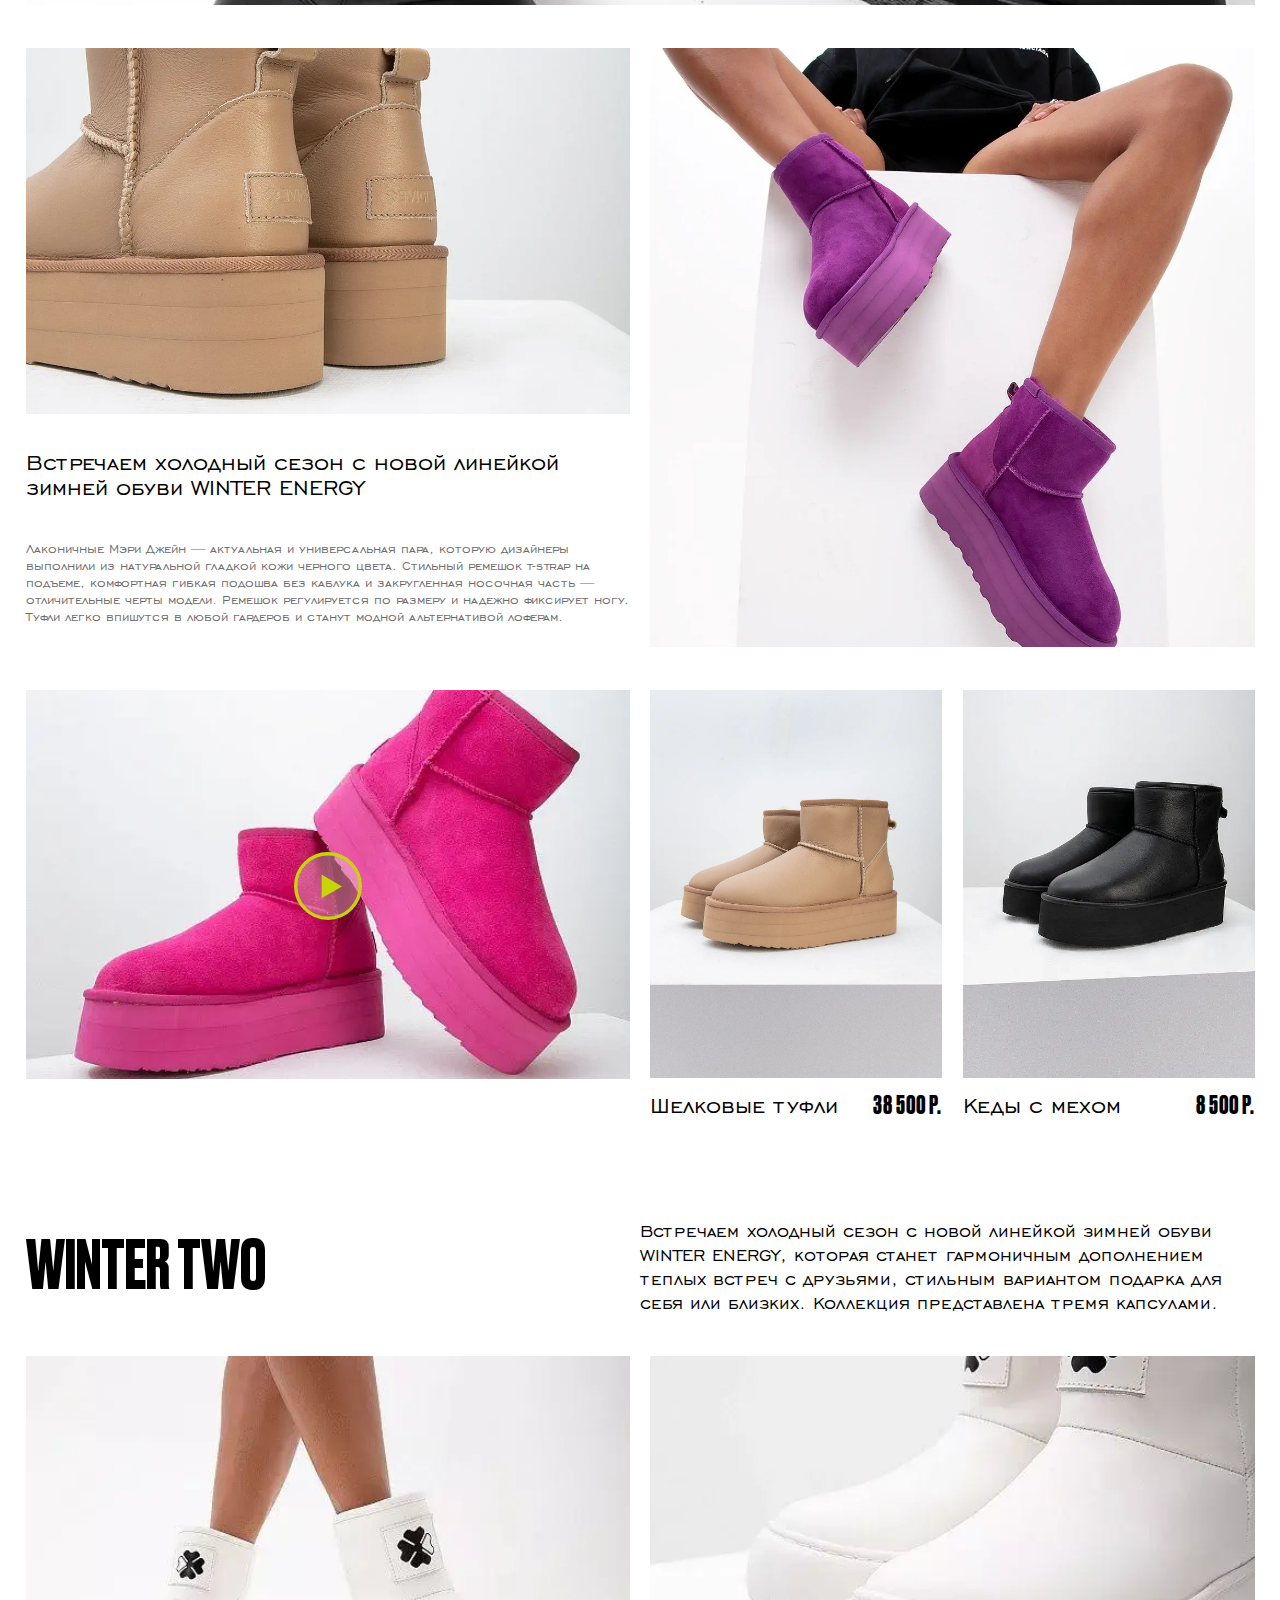
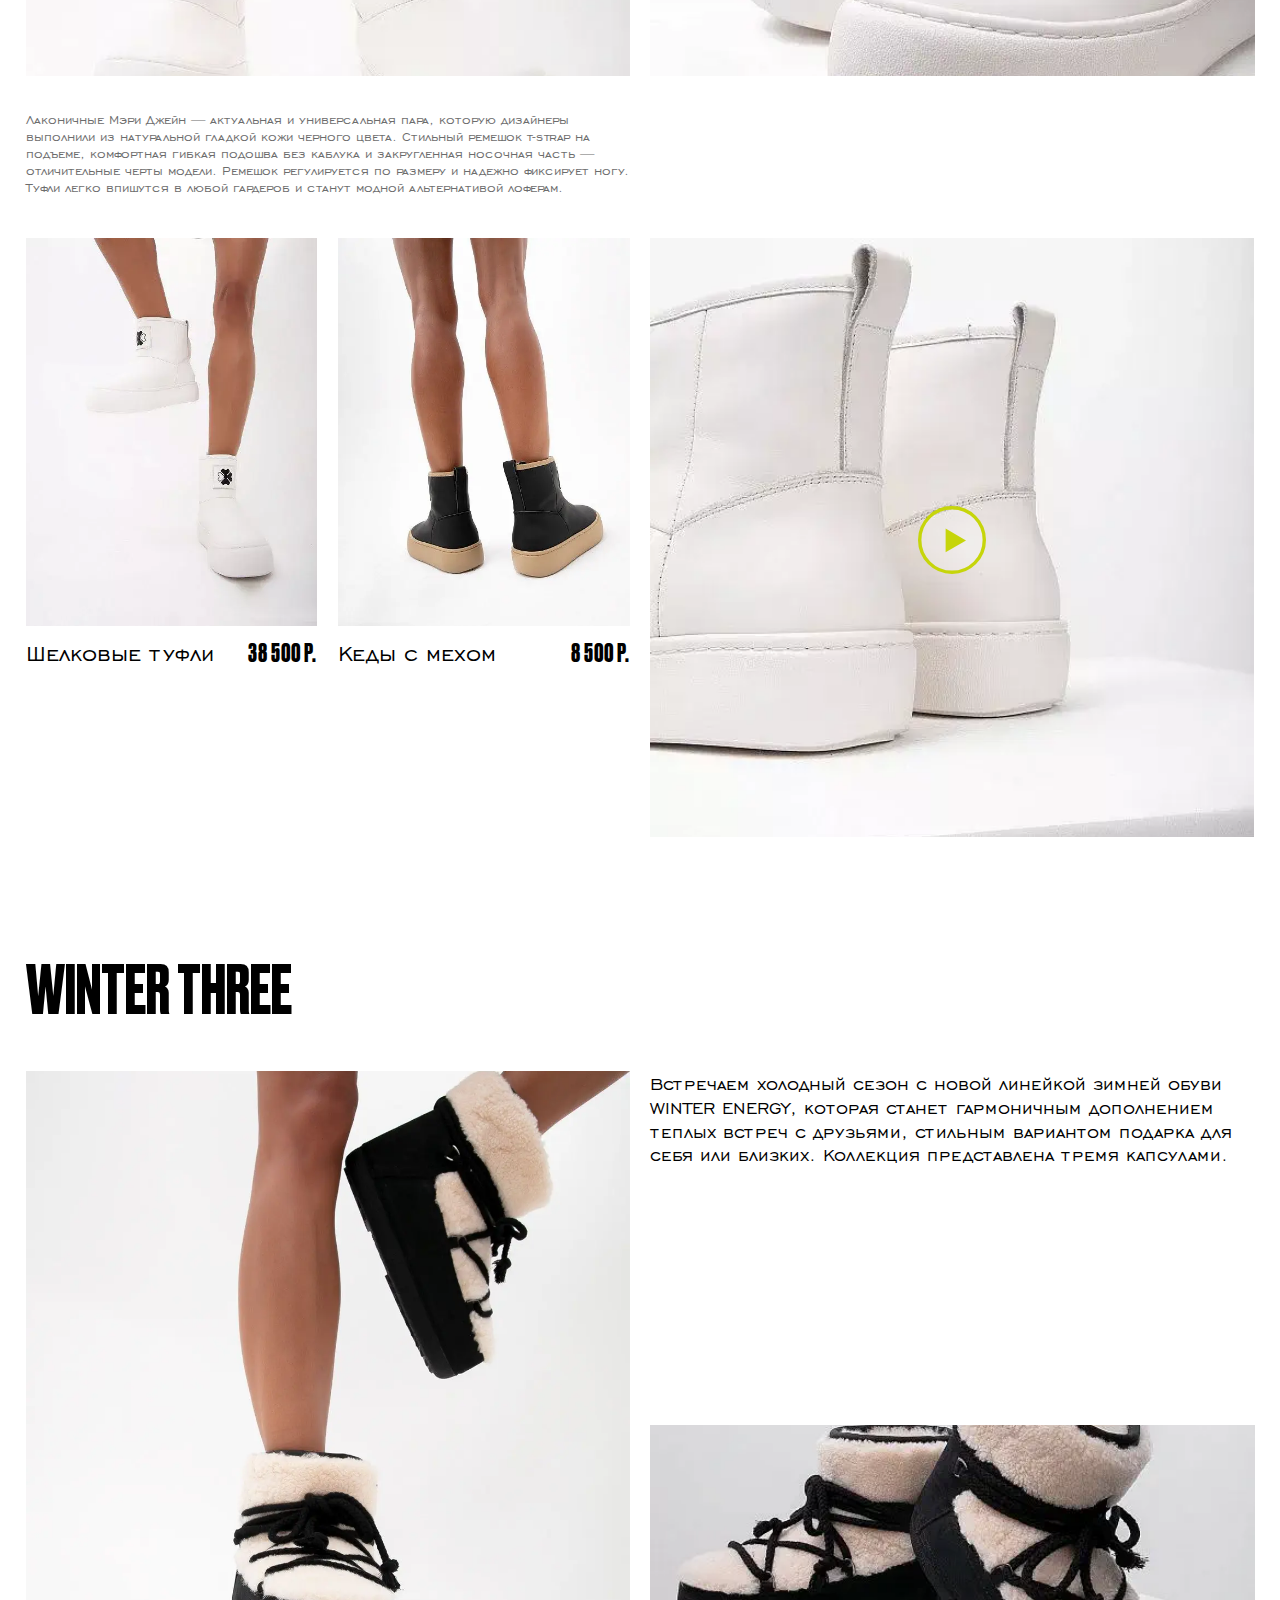
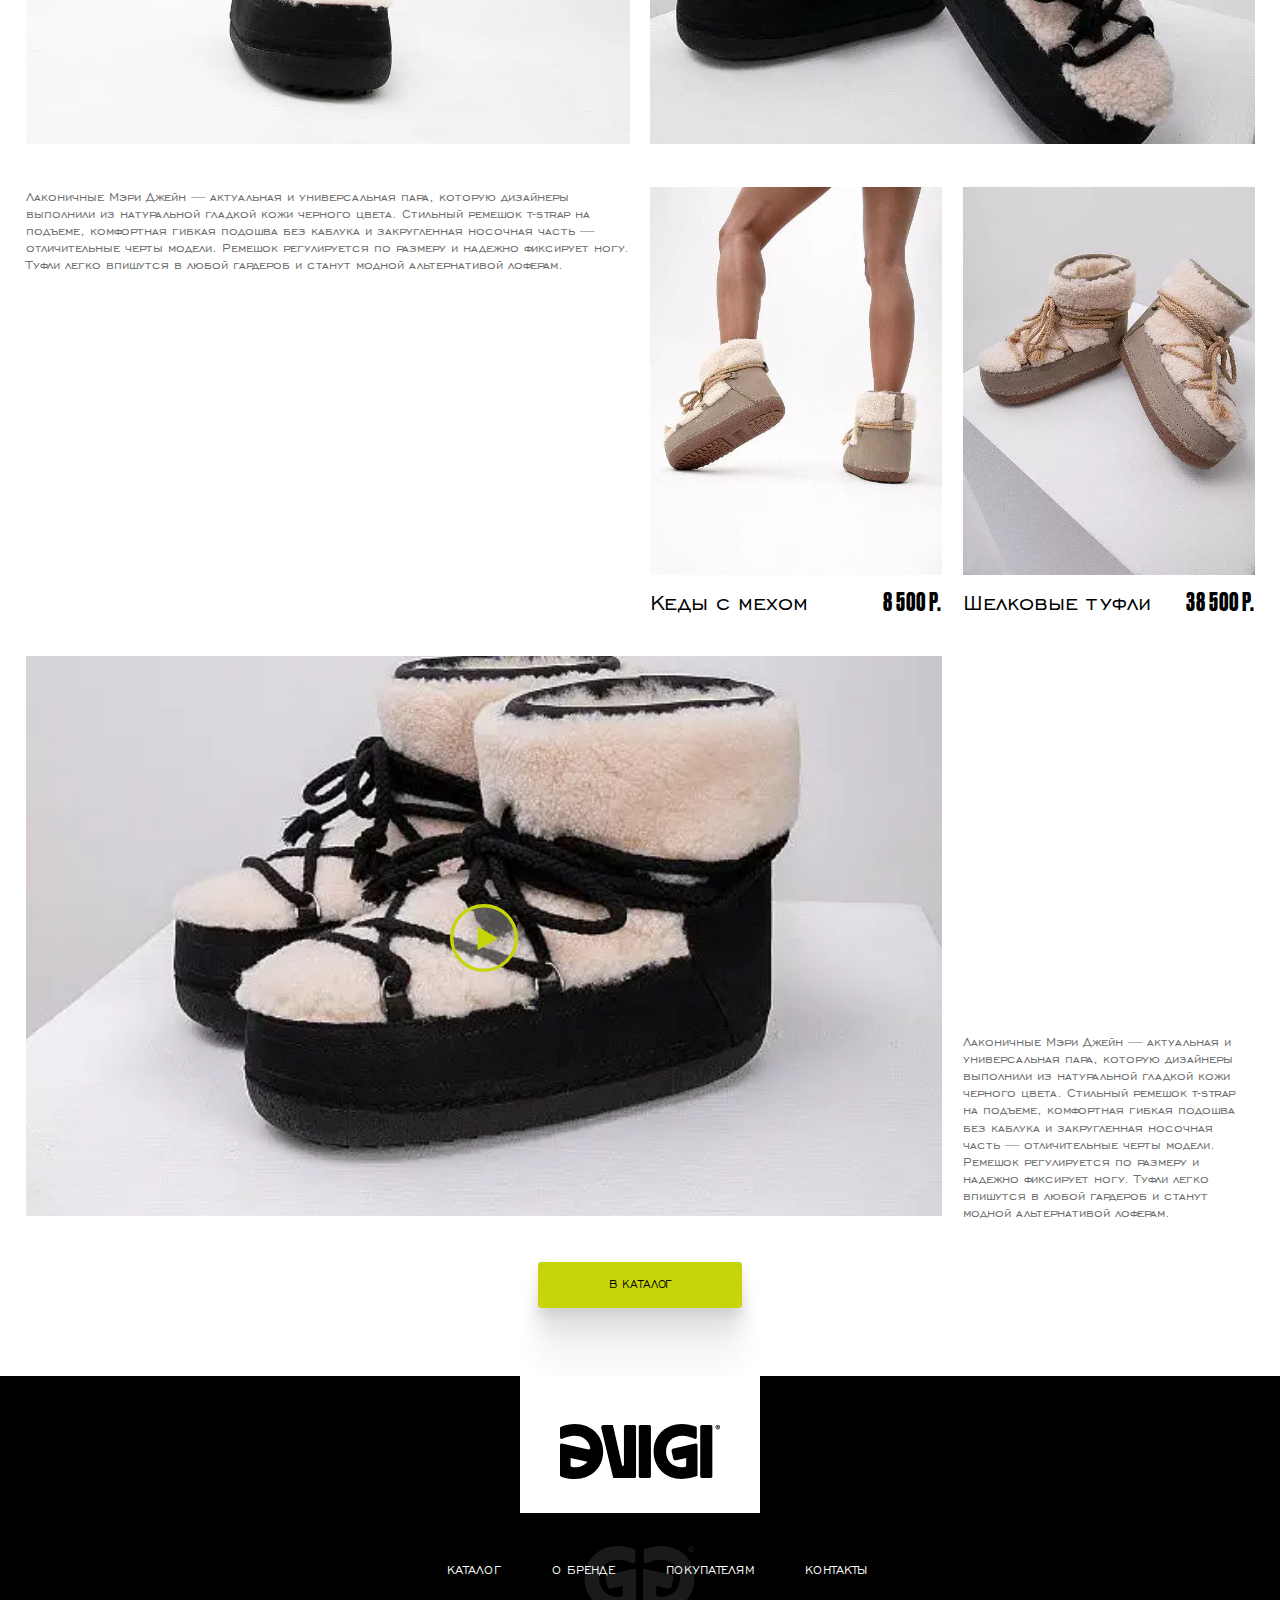
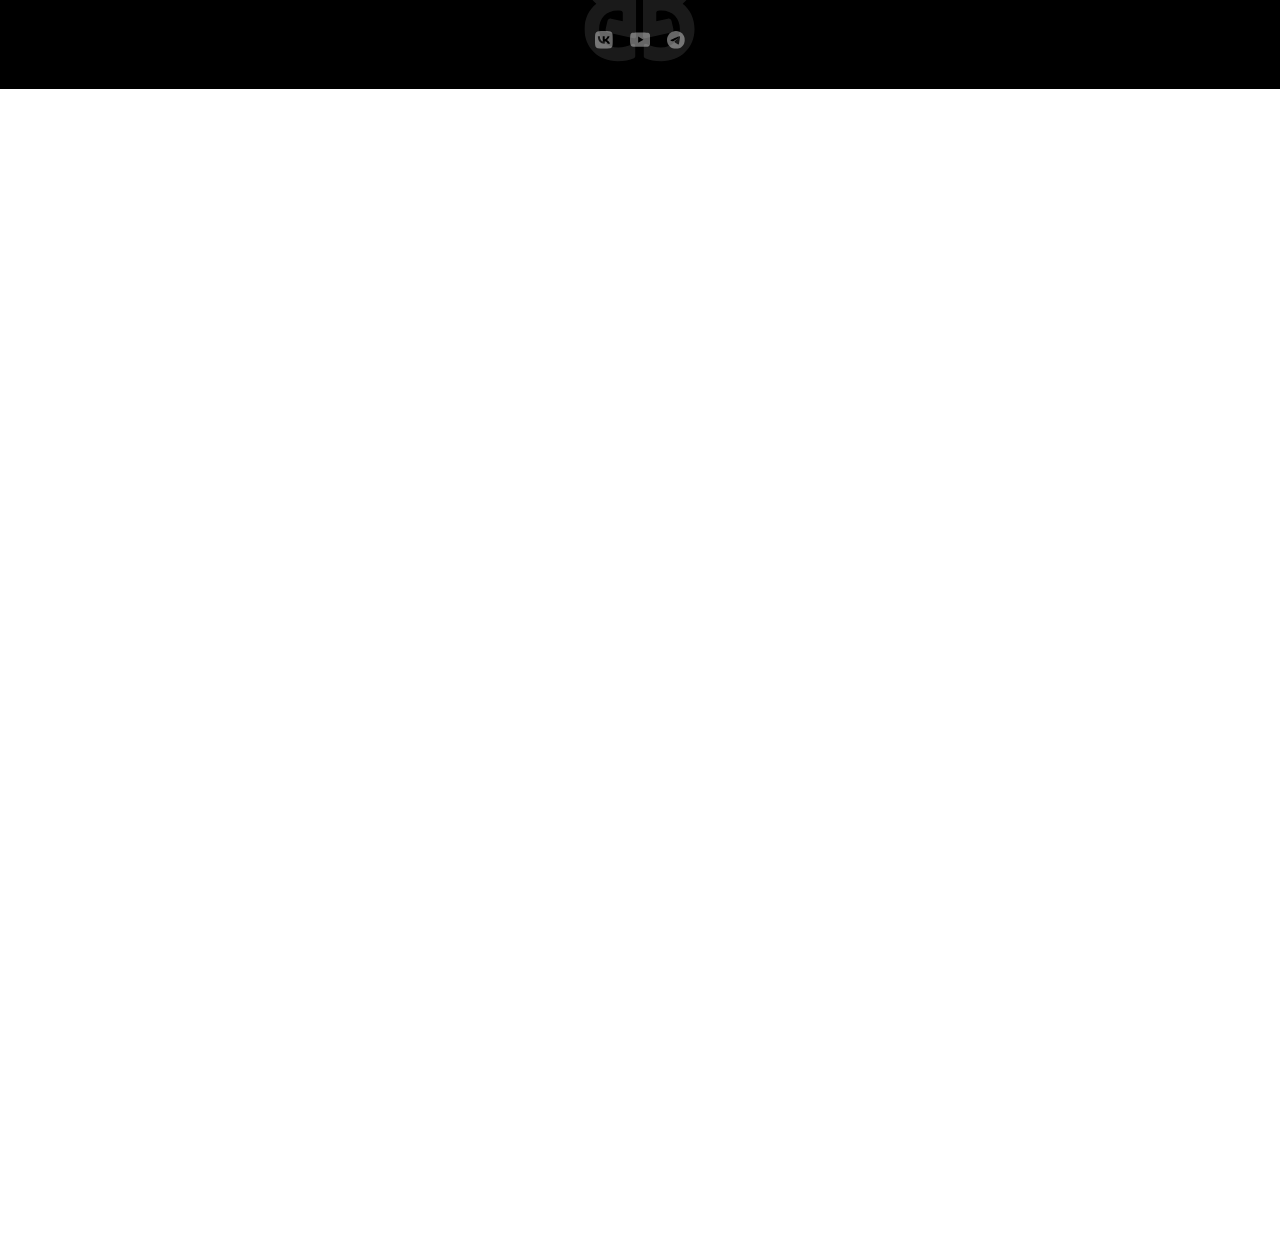
<file: capsul1.html>
<!DOCTYPE html>
<html lang="ru">
    <head>
        <meta charset="UTF-8">
        <meta http-equiv="X-UA-Compatible" content="IE=edge">
        <meta http-equiv="Cache-Control" content="no-cache">
        <meta name="viewport" content="user-scalable=no, width=device-width, height=device-height">
        <meta name="description" content="Описание сайта">
        <meta name="keywords" content="Ключевые слова">
        <title>Заголовок сайта</title>
        <meta name="robots" content="index, follow">
        <meta name="HandheldFriendly" content="True">
        <meta name="format-detection" content="telephone=no">
        <meta name="format-detection" content="date=no">
        <meta name="format-detection" content="address=no">
        <meta name="format-detection" content="email=no">
        <meta name="application-name" content="Заголовок сайта">
        <meta name="color-scheme" content="only light">
        <meta property="og:title" content="Заголовок сайта">
        <meta property="og:type" content="website">
        <meta property="og:description" content="Описание сайта">
        <meta property="og:image" content="Изображение">
        <meta property="og:site_name" content="Заголовок сайта">
        <link rel="icon" href="images/favicon.png" type="image/png">
        <link rel="stylesheet" href="scripts/swiper/swiper-bundle.min.css">
        <link rel="stylesheet" href="css/common.css">
        <link rel="stylesheet" href="css/capsul1.css">
        <script defer src="scripts/swiper/swiper-bundle.min.js"></script>
        <script defer src="scripts/main.js"></script>
        <script defer src="scripts/modal.js"></script>
        <script defer src="scripts/phone.js" data-reload></script>
        <script defer src="scripts/lightbox.js"></script>
        <script defer src="scripts/accordion.js"></script>
        <script defer src="scripts/quantity.js"></script>
    </head>
    <body>
        <header>
            <div class="container"><a class="menu" onclick="headerOpen('menu')">
                    <div class="open"><svg width="21" height="15" viewBox="0 0 21 15" fill="none" xmlns="http://www.w3.org/2000/svg">
<rect width="21" height="3" fill="black"/>
<rect y="6" width="21" height="3" fill="black"/>
<rect y="12" width="21" height="3" fill="black"/>
</svg>

                    </div>
                    <div class="close"><svg width="16" height="16" viewBox="0 0 16 16" fill="none" xmlns="http://www.w3.org/2000/svg">
<path d="M5 5L11 11" stroke="black" stroke-linecap="round" stroke-linejoin="round"/>
<path d="M5 11L11 5" stroke="black" stroke-linecap="round" stroke-linejoin="round"/>
</svg>

                    </div></a>
                <menu><a class="catalog" onclick="headerOpen('catalog')"><svg width="21" height="15" viewBox="0 0 21 15" fill="none" xmlns="http://www.w3.org/2000/svg">
<rect width="21" height="3" fill="black"/>
<rect y="6" width="21" height="3" fill="black"/>
<rect y="12" width="21" height="3" fill="black"/>
</svg>
<span>Каталог</span></a><a href="index.html"><span>О бренде</span></a><a class="logotype" href="index.html"><img src="images/svg/logotype.svg" alt=""></a><a href="index.html"><span>Покупателям</span></a><a href="index.html"><span>Контакты</span></a></menu>
                <div class="personal">
                    <div class="search" onclick="headerOpen('search')"><svg width="24" height="24" viewBox="0 0 24 24" fill="none" xmlns="http://www.w3.org/2000/svg">
<path d="M11 19C15.4183 19 19 15.4183 19 11C19 6.58172 15.4183 3 11 3C6.58172 3 3 6.58172 3 11C3 15.4183 6.58172 19 11 19Z" stroke="black" stroke-width="2" stroke-linecap="round" stroke-linejoin="round"/>
<path d="M20.9992 21L16.6992 16.7" stroke="black" stroke-width="2" stroke-linecap="round" stroke-linejoin="round"/>
</svg>

                    </div>
                    <div class="favourite"><svg width="24" height="24" viewBox="0 0 24 24" fill="none" xmlns="http://www.w3.org/2000/svg">
<path d="M19 14C20.49 12.54 22 10.79 22 8.5C22 7.04131 21.4205 5.64236 20.3891 4.61091C19.3576 3.57946 17.9587 3 16.5 3C14.74 3 13.5 3.5 12 5C10.5 3.5 9.26 3 7.5 3C6.04131 3 4.64236 3.57946 3.61091 4.61091C2.57946 5.64236 2 7.04131 2 8.5C2 10.8 3.5 12.55 5 14L12 21L19 14Z" stroke="black" stroke-width="2" stroke-linecap="round" stroke-linejoin="round"/>
</svg>

                    </div>
                    <div class="sign"><svg width="21" height="24" viewBox="0 0 21 24" fill="none" xmlns="http://www.w3.org/2000/svg">
<path d="M18 21C18 18.8783 17.1571 16.8434 15.6569 15.3431C14.1566 13.8429 12.1217 13 10 13C7.87827 13 5.84344 13.8429 4.34315 15.3431C2.84285 16.8434 2 18.8783 2 21" stroke="black" stroke-width="2" stroke-linecap="round" stroke-linejoin="round"/>
<path d="M10 13C12.7614 13 15 10.7614 15 8C15 5.23858 12.7614 3 10 3C7.23858 3 5 5.23858 5 8C5 10.7614 7.23858 13 10 13Z" stroke="black" stroke-width="2" stroke-linecap="round" stroke-linejoin="round"/>
</svg>

                    </div>
                </div><a class="cart" href="cart.html"><svg width="24" height="24" viewBox="0 0 24 24" fill="none" xmlns="http://www.w3.org/2000/svg">
<path d="M5 11L9 4" stroke="black" stroke-width="2" stroke-linecap="round" stroke-linejoin="round"/>
<path d="M19 11L15 4" stroke="black" stroke-width="2" stroke-linecap="round" stroke-linejoin="round"/>
<path d="M2 11H22" stroke="black" stroke-width="2" stroke-linecap="round" stroke-linejoin="round"/>
<path d="M3.5 11L5.1 18.4C5.1935 18.8586 5.44485 19.2698 5.81028 19.5621C6.17572 19.8545 6.63211 20.0094 7.1 20H16.9C17.8 20 18.7 19.3 18.9 18.4L20.6 11" stroke="black" stroke-width="2" stroke-linecap="round" stroke-linejoin="round"/>
<path d="M9 11L10 20" stroke="black" stroke-width="2" stroke-linecap="round" stroke-linejoin="round"/>
<path d="M4.5 15.5H19.5" stroke="black" stroke-width="2" stroke-linecap="round" stroke-linejoin="round"/>
<path d="M15 11L14 20" stroke="black" stroke-width="2" stroke-linecap="round" stroke-linejoin="round"/>
</svg>

                    <div class="count"><span>2</span></div></a>
            </div>
            <section class="search">
                <div class="parent_wrap">
                    <div class="child_wrap">
                        <form>
                            <div class="search"><svg width="24" height="24" viewBox="0 0 24 24" fill="none" xmlns="http://www.w3.org/2000/svg">
<path d="M11 19C15.4183 19 19 15.4183 19 11C19 6.58172 15.4183 3 11 3C6.58172 3 3 6.58172 3 11C3 15.4183 6.58172 19 11 19Z" stroke="black" stroke-width="2" stroke-linecap="round" stroke-linejoin="round"/>
<path d="M20.9992 21L16.6992 16.7" stroke="black" stroke-width="2" stroke-linecap="round" stroke-linejoin="round"/>
</svg>

                            </div>
                            <input type="search" name="search" placeholder="Поиск">
                        </form>
                        <div class="tags"><strong>Часто ищут</strong>
                            <div class="list"><a href="index.html">казаки</a><a href="index.html">лоферы</a><a href="index.html">Туфли</a><a href="index.html">Кроссовки</a></div>
                        </div>
                        <div class="products"><strong>Популярные товары</strong>
                            <div class="list"><a class="product" href="product.html">
                                            <div class="favourite" onclick="event.preventDefault(); this.classList.toggle('active')"><svg width="24" height="24" viewBox="0 0 24 24" fill="none" xmlns="http://www.w3.org/2000/svg">
<path d="M19 14C20.49 12.54 22 10.79 22 8.5C22 7.04131 21.4205 5.64236 20.3891 4.61091C19.3576 3.57946 17.9587 3 16.5 3C14.74 3 13.5 3.5 12 5C10.5 3.5 9.26 3 7.5 3C6.04131 3 4.64236 3.57946 3.61091 4.61091C2.57946 5.64236 2 7.04131 2 8.5C2 10.8 3.5 12.55 5 14L12 21L19 14Z" stroke="black" stroke-width="2" stroke-linecap="round" stroke-linejoin="round"/>
</svg>

                                            </div>
                                            <div class="swiper">
                                                <div class="swiper-wrapper">
                                                    <div class="swiper-slide"><img src="images/webp/1.webp" alt=""></div>
                                                    <div class="swiper-slide"><img src="images/webp/1.webp" alt=""></div>
                                                    <div class="swiper-slide"><img src="images/webp/1.webp" alt=""></div>
                                                </div>
                                                <div class="swiper-pagination"></div>
                                            </div>
                                            <div class="title">
                                                <div><strong>Ботинки Punti</strong><span>Теплые модели обуви с мехом и утеплителями</span>
                                                </div>
                                            </div>
                                            <div class="options">
                                                <div class="sizes">
                                                </div>
                                                <div class="colors">
                                                </div><span class="price"></span>
                                            </div></a><a class="product" href="product.html">
                                            <div class="favourite" onclick="event.preventDefault(); this.classList.toggle('active')"><svg width="24" height="24" viewBox="0 0 24 24" fill="none" xmlns="http://www.w3.org/2000/svg">
<path d="M19 14C20.49 12.54 22 10.79 22 8.5C22 7.04131 21.4205 5.64236 20.3891 4.61091C19.3576 3.57946 17.9587 3 16.5 3C14.74 3 13.5 3.5 12 5C10.5 3.5 9.26 3 7.5 3C6.04131 3 4.64236 3.57946 3.61091 4.61091C2.57946 5.64236 2 7.04131 2 8.5C2 10.8 3.5 12.55 5 14L12 21L19 14Z" stroke="black" stroke-width="2" stroke-linecap="round" stroke-linejoin="round"/>
</svg>

                                            </div>
                                            <div class="swiper">
                                                <div class="swiper-wrapper">
                                                    <div class="swiper-slide"><img src="images/webp/2.webp" alt=""></div>
                                                    <div class="swiper-slide"><img src="images/webp/2.webp" alt=""></div>
                                                    <div class="swiper-slide"><img src="images/webp/2.webp" alt=""></div>
                                                </div>
                                                <div class="swiper-pagination"></div>
                                            </div>
                                            <div class="title">
                                                <div><strong>Сапоги</strong><span>Новинки сезона осень-зима 23/24</span>
                                                </div>
                                            </div>
                                            <div class="options">
                                                <div class="sizes">
                                                </div>
                                                <div class="colors">
                                                </div><span class="price"></span>
                                            </div></a><a class="product" href="product.html">
                                            <div class="favourite" onclick="event.preventDefault(); this.classList.toggle('active')"><svg width="24" height="24" viewBox="0 0 24 24" fill="none" xmlns="http://www.w3.org/2000/svg">
<path d="M19 14C20.49 12.54 22 10.79 22 8.5C22 7.04131 21.4205 5.64236 20.3891 4.61091C19.3576 3.57946 17.9587 3 16.5 3C14.74 3 13.5 3.5 12 5C10.5 3.5 9.26 3 7.5 3C6.04131 3 4.64236 3.57946 3.61091 4.61091C2.57946 5.64236 2 7.04131 2 8.5C2 10.8 3.5 12.55 5 14L12 21L19 14Z" stroke="black" stroke-width="2" stroke-linecap="round" stroke-linejoin="round"/>
</svg>

                                            </div>
                                            <div class="swiper">
                                                <div class="swiper-wrapper">
                                                    <div class="swiper-slide"><img src="images/webp/3.webp" alt=""></div>
                                                    <div class="swiper-slide"><img src="images/webp/3.webp" alt=""></div>
                                                    <div class="swiper-slide"><img src="images/webp/3.webp" alt=""></div>
                                                </div>
                                                <div class="swiper-pagination"></div>
                                            </div>
                                            <div class="title">
                                                <div><strong>Кеды с мехом</strong><span>Теплые модели обуви с мехом и утеплителями</span>
                                                </div>
                                            </div>
                                            <div class="options">
                                                <div class="sizes">
                                                </div>
                                                <div class="colors">
                                                </div><span class="price"></span>
                                            </div></a><a class="product" href="product.html">
                                            <div class="favourite" onclick="event.preventDefault(); this.classList.toggle('active')"><svg width="24" height="24" viewBox="0 0 24 24" fill="none" xmlns="http://www.w3.org/2000/svg">
<path d="M19 14C20.49 12.54 22 10.79 22 8.5C22 7.04131 21.4205 5.64236 20.3891 4.61091C19.3576 3.57946 17.9587 3 16.5 3C14.74 3 13.5 3.5 12 5C10.5 3.5 9.26 3 7.5 3C6.04131 3 4.64236 3.57946 3.61091 4.61091C2.57946 5.64236 2 7.04131 2 8.5C2 10.8 3.5 12.55 5 14L12 21L19 14Z" stroke="black" stroke-width="2" stroke-linecap="round" stroke-linejoin="round"/>
</svg>

                                            </div>
                                            <div class="swiper">
                                                <div class="swiper-wrapper">
                                                    <div class="swiper-slide"><img src="images/webp/4.webp" alt=""></div>
                                                    <div class="swiper-slide"><img src="images/webp/4.webp" alt=""></div>
                                                    <div class="swiper-slide"><img src="images/webp/4.webp" alt=""></div>
                                                </div>
                                                <div class="swiper-pagination"></div>
                                            </div>
                                            <div class="title">
                                                <div><strong>Кроссовки</strong><span>Теплые модели обуви с мехом и утеплителями</span>
                                                </div>
                                            </div>
                                            <div class="options">
                                                <div class="sizes">
                                                </div>
                                                <div class="colors">
                                                </div><span class="price"></span>
                                            </div></a>
                            </div>
                        </div>
                    </div>
                </div>
            </section>
            <section class="catalog">
                <div class="parent_wrap">
                    <div class="child_wrap">
                        <ul class="menu">
                            <li><a href="category.html" style="color: #C3C3C3">Все</a></li>
                            <li onclick="event.preventDefault(); this.parentNode.nextElementSibling.classList.toggle('active'); this.classList.toggle('active')"><a href="category.html">Обувь
                                    <div class="arrow"><svg width="14" height="10" viewBox="0 0 14 10" fill="none" xmlns="http://www.w3.org/2000/svg">
<g clip-path="url(#clip0_2863_819)">
<path d="M12.334 1.66675L7.00065 8.33341L1.66732 1.66675" stroke="black" stroke-width="2" stroke-linecap="round" stroke-linejoin="round"/>
</g>
<defs>
<clipPath id="clip0_2863_819">
<rect width="10" height="14" fill="white" transform="translate(14) rotate(90)"/>
</clipPath>
</defs>
</svg>

                                    </div></a></li>
                            <li><a href="category.html">Новинки</a></li>
                            <li><a href="category.html">Хиты</a></li>
                            <li><a href="category.html">Распродажа</a></li>
                            <li><a href="category.html" style="color: #EB1461">Barbiecore</a></li>
                        </ul>
                        <div class="submenu">
                            <div class="submenu_wrap">
                                <ul class="submenu">
                                    <li><a href="category.html">Босоножки</a></li>
                                    <li><a href="category.html">Ботинки</a></li>
                                    <li><a href="category.html">Казаки</a></li>
                                    <li><a href="category.html">Сапоги</a></li>
                                    <li><a href="category.html">Лоферы</a></li>
                                    <li><a href="category.html">Полуботинки</a></li>
                                    <li><a href="category.html">Балетки</a></li>
                                    <li><a href="category.html">Ботильоны</a></li>
                                    <li><a href="category.html">Ботфорты</a></li>
                                    <li><a href="category.html">Кроссовки</a></li>
                                    <li><a href="category.html">Туфли</a></li>
                                    <li><a href="category.html">Пантолеты</a></li>
                                    <li><a href="category.html">Сандали</a></li>
                                    <li><a href="category.html">Угги</a></li>
                                </ul>
                            </div>
                        </div>
                        <div class="products"><a class="product" href="product.html">
                                        <div class="favourite" onclick="event.preventDefault(); this.classList.toggle('active')"><svg width="24" height="24" viewBox="0 0 24 24" fill="none" xmlns="http://www.w3.org/2000/svg">
<path d="M19 14C20.49 12.54 22 10.79 22 8.5C22 7.04131 21.4205 5.64236 20.3891 4.61091C19.3576 3.57946 17.9587 3 16.5 3C14.74 3 13.5 3.5 12 5C10.5 3.5 9.26 3 7.5 3C6.04131 3 4.64236 3.57946 3.61091 4.61091C2.57946 5.64236 2 7.04131 2 8.5C2 10.8 3.5 12.55 5 14L12 21L19 14Z" stroke="black" stroke-width="2" stroke-linecap="round" stroke-linejoin="round"/>
</svg>

                                        </div>
                                        <div class="swiper">
                                            <div class="swiper-wrapper">
                                                <div class="swiper-slide"><img src="images/webp/63.webp" alt=""></div>
                                                <div class="swiper-slide"><img src="images/webp/63.webp" alt=""></div>
                                                <div class="swiper-slide"><img src="images/webp/63.webp" alt=""></div>
                                            </div>
                                            <div class="swiper-pagination"></div>
                                        </div>
                                        <div class="title">
                                            <div><strong>Ботинки Punti</strong>
                                            </div>
                                            <div class="tag">New</div>
                                        </div>
                                        <div class="options">
                                            <div class="sizes">
                                            </div>
                                            <div class="colors">
                                            </div><span class="price">28 500 Р.</span>
                                        </div></a><a class="product" href="product.html">
                                        <div class="favourite" onclick="event.preventDefault(); this.classList.toggle('active')"><svg width="24" height="24" viewBox="0 0 24 24" fill="none" xmlns="http://www.w3.org/2000/svg">
<path d="M19 14C20.49 12.54 22 10.79 22 8.5C22 7.04131 21.4205 5.64236 20.3891 4.61091C19.3576 3.57946 17.9587 3 16.5 3C14.74 3 13.5 3.5 12 5C10.5 3.5 9.26 3 7.5 3C6.04131 3 4.64236 3.57946 3.61091 4.61091C2.57946 5.64236 2 7.04131 2 8.5C2 10.8 3.5 12.55 5 14L12 21L19 14Z" stroke="black" stroke-width="2" stroke-linecap="round" stroke-linejoin="round"/>
</svg>

                                        </div>
                                        <div class="swiper">
                                            <div class="swiper-wrapper">
                                                <div class="swiper-slide"><img src="images/webp/64.webp" alt=""></div>
                                                <div class="swiper-slide"><img src="images/webp/64.webp" alt=""></div>
                                                <div class="swiper-slide"><img src="images/webp/64.webp" alt=""></div>
                                            </div>
                                            <div class="swiper-pagination"></div>
                                        </div>
                                        <div class="title">
                                            <div><strong>Сапоги</strong>
                                            </div>
                                            <div class="tag">New</div>
                                        </div>
                                        <div class="options">
                                            <div class="sizes">
                                            </div>
                                            <div class="colors">
                                            </div><span class="price">28 500 Р.</span>
                                        </div></a><a class="product" href="product.html">
                                        <div class="favourite" onclick="event.preventDefault(); this.classList.toggle('active')"><svg width="24" height="24" viewBox="0 0 24 24" fill="none" xmlns="http://www.w3.org/2000/svg">
<path d="M19 14C20.49 12.54 22 10.79 22 8.5C22 7.04131 21.4205 5.64236 20.3891 4.61091C19.3576 3.57946 17.9587 3 16.5 3C14.74 3 13.5 3.5 12 5C10.5 3.5 9.26 3 7.5 3C6.04131 3 4.64236 3.57946 3.61091 4.61091C2.57946 5.64236 2 7.04131 2 8.5C2 10.8 3.5 12.55 5 14L12 21L19 14Z" stroke="black" stroke-width="2" stroke-linecap="round" stroke-linejoin="round"/>
</svg>

                                        </div>
                                        <div class="swiper">
                                            <div class="swiper-wrapper">
                                                <div class="swiper-slide"><img src="images/webp/65.webp" alt=""></div>
                                                <div class="swiper-slide"><img src="images/webp/65.webp" alt=""></div>
                                                <div class="swiper-slide"><img src="images/webp/65.webp" alt=""></div>
                                            </div>
                                            <div class="swiper-pagination"></div>
                                        </div>
                                        <div class="title">
                                            <div><strong>Кеды с мехом</strong>
                                            </div>
                                            <div class="tag">New</div>
                                        </div>
                                        <div class="options">
                                            <div class="sizes">
                                            </div>
                                            <div class="colors">
                                            </div><span class="price">28 500 Р.</span>
                                        </div></a>
                        </div>
                    </div>
                </div>
            </section>
            <section class="menu">
                <div class="parent_wrap">
                    <div class="child_wrap">
                        <ul class="menu">
                            <li><a href="category.html">Все</a></li>
                            <li onclick="this.classList.toggle('active')"><a>Обувь
                                    <div class="arrow"><svg width="14" height="10" viewBox="0 0 14 10" fill="none" xmlns="http://www.w3.org/2000/svg">
<g clip-path="url(#clip0_2863_819)">
<path d="M12.334 1.66675L7.00065 8.33341L1.66732 1.66675" stroke="black" stroke-width="2" stroke-linecap="round" stroke-linejoin="round"/>
</g>
<defs>
<clipPath id="clip0_2863_819">
<rect width="10" height="14" fill="white" transform="translate(14) rotate(90)"/>
</clipPath>
</defs>
</svg>

                                    </div></a>
                                <ul>
                                    <li><a href="category.html">Босоножки</a></li>
                                    <li><a href="category.html">Ботинки</a></li>
                                    <li><a href="category.html">Казаки</a></li>
                                    <li><a href="category.html">Сапоги</a></li>
                                    <li><a href="category.html">Лоферы</a></li>
                                    <li><a href="category.html">Полуботинки</a></li>
                                    <li><a href="category.html">Балетки</a></li>
                                    <li><a href="category.html">Ботильоны</a></li>
                                    <li><a href="category.html">Ботфорты</a></li>
                                    <li><a href="category.html">Кроссовки</a></li>
                                    <li><a href="category.html">Туфли</a></li>
                                    <li><a href="category.html">Пантолеты</a></li>
                                    <li><a href="category.html">Сандали</a></li>
                                    <li><a href="category.html">Угги</a></li>
                                </ul>
                            </li>
                            <li><a href="category.html">Новинки</a></li>
                            <li><a href="category.html">Хиты</a></li>
                            <li><a href="category.html">Распродажа</a></li>
                            <li><a href="category.html" style="color: #EB1461">Barbiecore</a></li>
                        </ul>
                    </div>
                </div>
            </section>
        </header>
        <main>
            <section class="main">
                <div class="container">
                    <div class="text"><span>ОСЕНЬ-ЗИМА</span>
                        <h1>WINTER ENERGY</h1>
                        <p>Встречаем холодный сезон с новой линейкой зимней обуви WINTER ENERGY, которая станет гармоничным дополнением теплых встреч с друзьями, стильным вариантом подарка для себя или близких. Коллекция представлена тремя капсулами.</p><a class="button" href="category.html">
                            <pre>В каталог</pre></a>
                    </div><img src="images/webp/74.webp" alt="">
                </div>
            </section>
            <section class="winter_one capsul">
                <div class="container">
                    <div class="title">
                        <h2>Winter One</h2><span>Встречаем холодный сезон с новой линейкой зимней обуви WINTER ENERGY, которая станет гармоничным дополнением теплых встреч с друзьями, стильным вариантом подарка для себя или близких. Коллекция представлена тремя капсулами.</span>
                    </div>
                    <div class="swiper">
                        <div class="swiper-wrapper">
                            <div class="swiper-slide"><img src="images/webp/23.webp" alt=""></div>
                            <div class="swiper-slide"><img src="images/webp/20.webp" alt=""></div>
                            <div class="swiper-slide"><img src="images/webp/25.webp" alt=""></div>
                        </div>
                        <div class="swiper-pagination"></div>
                    </div>
                    <div class="description"><img class="first" src="images/webp/22.webp" alt=""><img class="second" src="images/webp/21.webp" alt="">
                        <div><strong>Встречаем холодный сезон с новой линейкой зимней обуви WINTER ENERGY</strong><span>Лаконичные Мэри Джейн — актуальная и универсальная пара, которую дизайнеры выполнили из натуральной гладкой кожи черного цвета. Стильный ремешок t-strap на подъеме, комфортная гибкая подошва без каблука и закругленная носочная часть — отличительные черты модели. Ремешок регулируется по размеру и надежно фиксирует ногу. Туфли легко впишутся в любой гардероб и станут модной альтернативой лоферам.</span></div>
                    </div>
                    <div class="video">
                        <div class="play">
                            <div class="overlay" onclick="this.parentNode.nextElementSibling.pause(); this.parentNode.classList.remove('played')"></div>
                            <div class="icon" onclick="this.parentNode.nextElementSibling.play(); this.parentNode.classList.add('played')"><img src="images/svg/play.svg" alt=""></div>
                        </div>
                        <video poster="images/webp/18.webp">
                            <source src="images/test.mp4" type="video/mp4">
                        </video>
                    </div>
                    <div class="products"><a class="capsule_product" href="product.html"><img src="images/webp/19.webp" alt="">
                            <div class="text"><strong>Шелковые туфли</strong><span class="price">38 500 Р.</span></div></a><a class="capsule_product" href="product.html"><img src="images/webp/20.webp" alt="">
                            <div class="text"><strong>Кеды с мехом</strong><span class="price">8 500 Р.</span></div></a></div>
                </div>
            </section>
            <section class="winter_two capsul">
                <div class="container">
                    <div class="title">
                        <h2>Winter two</h2><span>Встречаем холодный сезон с новой линейкой зимней обуви WINTER ENERGY, которая станет гармоничным дополнением теплых встреч с друзьями, стильным вариантом подарка для себя или близких. Коллекция представлена тремя капсулами.</span>
                    </div>
                    <div class="description"><img class="first" src="images/webp/16.webp" alt=""><img class="second" src="images/webp/17.webp" alt=""><span>Лаконичные Мэри Джейн — актуальная и универсальная пара, которую дизайнеры выполнили из натуральной гладкой кожи черного цвета. Стильный ремешок t-strap на подъеме, комфортная гибкая подошва без каблука и закругленная носочная часть — отличительные черты модели. Ремешок регулируется по размеру и надежно фиксирует ногу. Туфли легко впишутся в любой гардероб и станут модной альтернативой лоферам.</span></div>
                    <div class="video">
                        <div class="play">
                            <div class="overlay" onclick="this.parentNode.nextElementSibling.pause(); this.parentNode.classList.remove('played')"></div>
                            <div class="icon" onclick="this.parentNode.nextElementSibling.play(); this.parentNode.classList.add('played')"><img src="images/svg/play.svg" alt=""></div>
                        </div>
                        <video poster="images/webp/13.webp">
                            <source src="images/test.mp4" type="video/mp4">
                        </video>
                    </div>
                    <div class="products"><a class="capsule_product" href="product.html"><img src="images/webp/14.webp" alt="">
                            <div class="text"><strong>Шелковые туфли</strong><span class="price">38 500 Р.</span></div></a><a class="capsule_product" href="product.html"><img src="images/webp/15.webp" alt="">
                            <div class="text"><strong>Кеды с мехом</strong><span class="price">8 500 Р.</span></div></a></div>
                </div>
            </section>
            <section class="winter_three capsul">
                <div class="container">
                    <h2>Winter three</h2>
                    <div class="description"><img class="first" src="images/webp/11.webp" alt=""><img class="second" src="images/webp/12.webp" alt=""><span>Встречаем холодный сезон с новой линейкой зимней обуви WINTER ENERGY, которая станет гармоничным дополнением теплых встреч с друзьями, стильным вариантом подарка для себя или близких. Коллекция представлена тремя капсулами.</span></div>
                    <div class="products"><span class="text">Лаконичные Мэри Джейн — актуальная и универсальная пара, которую дизайнеры выполнили из натуральной гладкой кожи черного цвета. Стильный ремешок t-strap на подъеме, комфортная гибкая подошва без каблука и закругленная носочная часть — отличительные черты модели. Ремешок регулируется по размеру и надежно фиксирует ногу. Туфли легко впишутся в любой гардероб и станут модной альтернативой лоферам.</span><a class="capsule_product" href="product.html"><img src="images/webp/10.webp" alt="">
                            <div class="text"><strong>Кеды с мехом</strong><span class="price">8 500 Р.</span></div></a><a class="capsule_product" href="product.html"><img src="images/webp/9.webp" alt="">
                            <div class="text"><strong>Шелковые туфли</strong><span class="price">38 500 Р.</span></div></a></div>
                    <div class="video">
                        <div class="player">
                            <div class="play">
                                <div class="overlay" onclick="this.parentNode.nextElementSibling.pause(); this.parentNode.classList.remove('played')"></div>
                                <div class="icon" onclick="this.parentNode.nextElementSibling.play(); this.parentNode.classList.add('played')"><img src="images/svg/play.svg" alt=""></div>
                            </div>
                            <video poster="images/webp/8.webp">
                                <source src="images/test.mp4" type="video/mp4">
                            </video>
                        </div><span>Лаконичные Мэри Джейн — актуальная и универсальная пара, которую дизайнеры выполнили из натуральной гладкой кожи черного цвета. Стильный ремешок t-strap на подъеме, комфортная гибкая подошва без каблука и закругленная носочная часть — отличительные черты модели. Ремешок регулируется по размеру и надежно фиксирует ногу. Туфли легко впишутся в любой гардероб и станут модной альтернативой лоферам.</span>
                    </div>
                    <button>
                        <pre>В КАТАЛОГ</pre>
                    </button>
                </div>
            </section>
        </main>
        <footer>
            <div class="container"><span class="copyright">© 2002–2023 <br>Компания EVIGI.</span><a class="mwi" href="https://mwi.me/" target="blank"><svg width="100" height="36" viewBox="0 0 100 36" fill="none" xmlns="http://www.w3.org/2000/svg">
<g clip-path="url(#clip0_4504_897)">
<path d="M17.0389 2.52276C17.7372 2.52276 18.3005 1.95954 18.3005 1.26138C18.3005 0.56322 17.7372 0 17.0389 0C16.3407 0 15.7773 0.56322 15.7773 1.26138C15.7773 1.95954 16.3407 2.52276 17.0389 2.52276Z" fill="#33AD43"/>
<path d="M44.1432 21.6546H41.0156L45.2463 0L52.2467 15.6411L59.3175 0L63.1198 21.6546H59.9923L57.9444 9.52194L52.0941 21.8541L46.285 9.49847L44.1491 21.6546H44.1432Z" fill="white"/>
<path d="M64.7461 0.205341H68.079L73.3894 13.6874L78.8172 0L84.0631 13.6874L89.5554 0.222941H92.8883L83.8812 21.6488L78.6353 7.38053L73.3249 21.6488L64.7461 0.205341Z" fill="white"/>
<path d="M96.9141 0H100.001V21.6546H96.9141V0Z" fill="white"/>
<path fill-rule="evenodd" clip-rule="evenodd" d="M43.5403 33.8285C44.2855 33.8285 44.7784 33.4882 44.9369 33.2183V33.7581H45.6586V27.4336H44.9369V29.5926C44.667 29.3227 44.2386 29.1409 43.5873 29.1409C42.3491 29.1409 41.3164 30.1089 41.3164 31.5052C41.3164 32.9015 42.2377 33.8226 43.5462 33.8226L43.5403 33.8285ZM44.9369 30.455V32.2796C44.755 32.6375 44.309 33.1362 43.6283 33.1362C42.7306 33.1362 42.0734 32.526 42.0734 31.4935C42.0734 30.4609 42.8186 29.8273 43.6694 29.8273C44.2562 29.8273 44.6611 30.0502 44.931 30.455H44.9369Z" fill="white"/>
<path fill-rule="evenodd" clip-rule="evenodd" d="M47.8568 27.774C47.8568 27.5276 47.6514 27.3457 47.405 27.3457C47.1351 27.3457 46.9297 27.5276 46.9297 27.774C46.9297 28.0439 47.1351 28.2257 47.405 28.2257C47.6514 28.2257 47.8568 28.0439 47.8568 27.774ZM47.7453 29.2348H47.0236V33.7582H47.7453V29.2348Z" fill="white"/>
<path fill-rule="evenodd" clip-rule="evenodd" d="M51.1909 35.5649C52.341 35.5649 53.2153 34.9371 53.2153 33.4059V29.2169H52.4701V29.6217C52.2647 29.3753 51.7952 29.1289 51.1204 29.1289C49.8823 29.1289 48.8672 30.0089 48.8672 31.4698C48.8672 32.9306 49.765 33.8107 51.1204 33.8107C51.8833 33.8107 52.2001 33.5877 52.4935 33.2475V33.5173C52.4935 34.3504 52.0417 34.8432 51.1674 34.8432C50.4456 34.8432 50.0173 34.503 49.8413 34.1686L49.1899 34.4619C49.4364 35.1366 50.2051 35.5649 51.1909 35.5649ZM52.4994 30.4783V32.3029C52.341 32.7312 51.8891 33.1594 51.2378 33.136C50.2696 33.136 49.6417 32.5258 49.6417 31.4933C49.6417 30.4607 50.387 29.8271 51.2378 29.8271C51.8481 29.8271 52.294 30.1204 52.4994 30.4783Z" fill="white"/>
<path fill-rule="evenodd" clip-rule="evenodd" d="M55.4232 27.774C55.4232 27.5276 55.2178 27.3457 54.9714 27.3457C54.7015 27.3457 54.4961 27.5276 54.4961 27.774C54.4961 28.0439 54.7015 28.2257 54.9714 28.2257C55.2178 28.2257 55.4232 28.0439 55.4232 27.774ZM55.3117 29.2348H54.59V33.7582H55.3117V29.2348Z" fill="white"/>
<path d="M56.2129 29.2407H57.1576V28.0908H57.8794V29.2407H59.4344V29.9389H57.8794V31.9219C57.8794 32.8195 58.1258 33.1129 58.6657 33.1129C58.9825 33.1129 59.229 32.9779 59.4754 32.7961L59.8099 33.3358C59.54 33.6291 59.0881 33.811 58.5248 33.811C57.6447 33.811 57.1518 33.2243 57.1518 32.0979V29.9389H56.207V29.2407H56.2129Z" fill="white"/>
<path fill-rule="evenodd" clip-rule="evenodd" d="M62.3331 29.1231C61.6818 29.1231 60.96 29.3929 60.5317 29.7743L60.8896 30.314C61.318 29.9972 61.7228 29.8212 62.2392 29.8212C63.1839 29.8212 63.4539 30.361 63.4539 31.1706C63.2309 31.1061 62.7321 31.0357 62.3976 31.0357C61.095 31.0357 60.2383 31.4405 60.2383 32.432C60.2383 33.2651 60.8896 33.8048 61.8813 33.8048C62.6676 33.8048 63.1898 33.4645 63.4597 33.0832V33.7579H64.1815V30.9418C64.1815 29.7919 63.5536 29.1172 62.3331 29.1172V29.1231ZM63.4597 31.8218V32.2736C63.3013 32.6314 62.8084 33.1536 62.0397 33.1536C61.4295 33.1536 61.007 32.8837 61.007 32.4085C61.007 31.8688 61.5703 31.6869 62.4915 31.6869C62.8495 31.6869 63.2368 31.7514 63.4597 31.8218Z" fill="white"/>
<path d="M65.4844 27.416H66.2061V33.764H65.4844V27.416Z" fill="white"/>
<path fill-rule="evenodd" clip-rule="evenodd" d="M72.1495 29.1231C71.4982 29.1231 70.7764 29.3929 70.3481 29.7743L70.706 30.314C71.1344 29.9972 71.5393 29.8212 72.0556 29.8212C73.0004 29.8212 73.2703 30.361 73.2703 31.1706C73.0473 31.1061 72.5485 31.0357 72.2141 31.0357C70.9114 31.0357 70.0547 31.4405 70.0547 32.432C70.0547 33.2651 70.706 33.8048 71.6977 33.8048C72.484 33.8048 73.0004 33.4645 73.2703 33.0832V33.7579H73.992V30.9418C73.992 29.7919 73.3642 29.1172 72.1436 29.1172L72.1495 29.1231ZM73.2761 31.8218V32.2736C73.1177 32.6314 72.6248 33.1536 71.8561 33.1536C71.2517 33.1536 70.8234 32.8837 70.8234 32.4085C70.8234 31.8688 71.3867 31.6869 72.3079 31.6869C72.6659 31.6869 73.0532 31.7514 73.2761 31.8218Z" fill="white"/>
<path fill-rule="evenodd" clip-rule="evenodd" d="M77.3041 35.5649C78.4542 35.5649 79.3286 34.9371 79.3286 33.4059V29.2169H78.5833V29.6217C78.378 29.3753 77.9085 29.1289 77.2337 29.1289C75.9956 29.1289 74.9805 30.0089 74.9805 31.4698C74.9805 32.9306 75.8841 33.8107 77.2337 33.8107C77.9965 33.8107 78.3134 33.5877 78.6068 33.2475V33.5173C78.6068 34.3504 78.155 34.8432 77.2807 34.8432C76.5589 34.8432 76.1306 34.503 75.9545 34.1686L75.3032 34.4619C75.5497 35.1366 76.3183 35.5649 77.3041 35.5649ZM78.5892 30.4783V32.3029C78.4542 32.7312 78.0024 33.1594 77.3276 33.136C76.3594 33.136 75.7316 32.5258 75.7316 31.4933C75.7316 30.4607 76.4768 29.8271 77.3276 29.8271C77.9379 29.8271 78.3838 30.1204 78.5892 30.4783Z" fill="white"/>
<path fill-rule="evenodd" clip-rule="evenodd" d="M82.7554 33.8517C83.5007 33.8517 84.1285 33.5349 84.5569 32.9072L84.0816 32.4789C83.8117 32.8602 83.3188 33.1536 82.773 33.1536C81.8518 33.1536 81.177 32.6607 81.13 31.7338H84.686C84.7329 31.5284 84.7329 31.3524 84.7329 31.194C84.7329 29.9326 83.8293 29.1465 82.6381 29.1465C81.13 29.1465 80.3438 30.1791 80.3438 31.5108C80.3438 32.9306 81.3119 33.8517 82.7554 33.8517ZM83.9701 31.0826H81.1124C81.2239 30.3375 81.7638 29.7977 82.597 29.8212C83.4068 29.8212 83.9231 30.2729 83.9701 31.0826Z" fill="white"/>
<path d="M85.7461 29.2403H86.4678V29.827C86.7612 29.3753 87.3715 29.1523 88.0228 29.1523C89.1964 29.1523 89.8477 29.7625 89.8477 31.1999V33.7637H89.126V31.2879C89.126 30.2964 88.6976 29.8446 87.7998 29.8446C87.2365 29.8446 86.7202 30.2025 86.4737 30.7657V33.7578H85.752V29.2345L85.7461 29.2403Z" fill="white"/>
<path d="M95.1116 32.8192C94.7772 33.4704 93.9615 33.8341 93.2457 33.8341C91.8022 33.8341 90.8398 32.913 90.8398 31.4933C90.8398 30.1673 91.7846 29.1289 93.2046 29.1289C94.0144 29.1289 94.7361 29.4868 95.0295 30.05L94.4662 30.4314C94.1493 30.0031 93.7679 29.8212 93.2046 29.8212C92.2833 29.8212 91.5851 30.5194 91.5851 31.4874C91.5851 32.4554 92.2599 33.1536 93.2985 33.1536C93.8383 33.1536 94.2901 32.8837 94.5601 32.4554L95.1234 32.8133L95.1116 32.8192Z" fill="white"/>
<path d="M96.2631 34.8436C96.3277 34.867 96.3746 34.8905 96.4451 34.8905C96.7795 34.8905 97.0084 34.6676 97.3252 33.9459L97.4602 33.6056L95.2773 29.2642H96.1341L97.824 32.6845L99.1091 29.2642H99.8954L98.1819 33.723C97.5717 35.2542 97.1022 35.6121 96.4685 35.6121C96.2866 35.6121 96.1106 35.5652 95.9756 35.5006L96.269 34.8494L96.2631 34.8436Z" fill="white"/>
<path d="M28.0485 21.6313H32.9775L34.1042 19.7421H26.74L23.5185 28.7009L21.4707 25.0106L17.9793 31.382V4.11865H16.0898V35.3363H17.9793L21.4707 28.6715L23.63 33.1949L24.1464 31.822L24.5982 30.6545" fill="white"/>
<path d="M6.05563 17.8237H1.10316L0 19.7128H7.36416L10.5856 10.7306L12.61 14.4444L16.1014 8.07293V35.3304H18.0143V4.11865H16.1014L12.6335 10.7834L10.4741 6.26006L9.95775 7.63291H9.93428L9.50593 8.78282V8.80629" fill="white"/>
</g>
<defs>
<clipPath id="clip0_4504_897">
<rect width="100" height="35.6061" fill="white"/>
</clipPath>
</defs>
</svg>
</a>
                <menu class="first"><a class="catalog" href="category.html"><span>Каталог</span></a><a href="index.html"><span>О бренде</span></a></menu><a class="logotype" href="index.html"><img src="images/svg/logotype.svg" alt=""></a>
                <menu class="second"><a href="index.html"><span>Покупателям</span></a><a href="index.html"><span>Контакты</span></a></menu>
                <div class="socials"><a href="index.html"><svg width="21" height="21" viewBox="0 0 21 21" fill="none" xmlns="http://www.w3.org/2000/svg">
<g clip-path="url(#clip0_4504_941)">
<path d="M0 10.08C0 5.32823 0 2.95236 1.47618 1.47618C2.95236 0 5.32823 0 10.08 0H10.92C15.6718 0 18.0476 0 19.5238 1.47618C21 2.95236 21 5.32823 21 10.08V10.92C21 15.6718 21 18.0476 19.5238 19.5238C18.0476 21 15.6718 21 10.92 21H10.08C5.32823 21 2.95236 21 1.47618 19.5238C0 18.0476 0 15.6718 0 10.92V10.08Z" fill="white" fill-opacity="0.4"/>
<path d="M11.1371 15.1198C6.25814 15.1198 3.47533 11.809 3.35938 6.2998H5.8033C5.88357 10.3434 7.68525 12.0562 9.11236 12.4094V6.2998H11.4137V9.78719C12.8229 9.6371 14.3034 8.04791 14.8029 6.2998H17.1041C16.7206 8.45404 15.1151 10.0432 13.9734 10.6966C15.1151 11.2263 16.9437 12.6124 17.6394 15.1198H15.1062C14.5621 13.4423 13.2065 12.1445 11.4137 11.9679V15.1198H11.1371Z" fill="black"/>
</g>
<defs>
<clipPath id="clip0_4504_941">
<rect width="21" height="21" fill="white"/>
</clipPath>
</defs>
</svg>
</a><a href="index.html"><svg width="24" height="25" viewBox="0 0 24 25" fill="none" xmlns="http://www.w3.org/2000/svg">
<path d="M9.6 16.1445V8.85547L15.84 12.5L9.6 16.1445Z" fill="black"/>
<path d="M23.4937 6.65408C23.3571 6.14065 23.0897 5.67252 22.7181 5.29654C22.3466 4.92057 21.884 4.64993 21.3766 4.51173C19.5082 4 12 4 12 4C12 4 4.49183 4 2.62336 4.51173C2.11599 4.64993 1.6534 4.92057 1.28186 5.29654C0.910331 5.67252 0.642899 6.14065 0.506332 6.65408C0.157447 8.58243 -0.0118575 10.5396 0.00064491 12.5C-0.0118575 14.4604 0.157447 16.4176 0.506332 18.3459C0.642899 18.8594 0.910331 19.3275 1.28186 19.7035C1.6534 20.0794 2.11599 20.3501 2.62336 20.4883C4.49183 21 12 21 12 21C12 21 19.5082 21 21.3766 20.4883C21.884 20.3501 22.3466 20.0794 22.7181 19.7035C23.0897 19.3275 23.3571 18.8594 23.4937 18.3459C23.8426 16.4176 24.0119 14.4604 23.9994 12.5C24.0119 10.5396 23.8426 8.58243 23.4937 6.65408ZM9.60013 16.1429V8.85714L15.8312 12.5L9.60013 16.1429Z" fill="white" fill-opacity="0.4"/>
</svg>
</a><a href="index.html"><svg width="21" height="21" viewBox="0 0 21 21" fill="none" xmlns="http://www.w3.org/2000/svg">
<g clip-path="url(#clip0_4504_946)">
<path d="M10.5 21C16.299 21 21 16.299 21 10.5C21 4.70101 16.299 0 10.5 0C4.70101 0 0 4.70101 0 10.5C0 16.299 4.70101 21 10.5 21Z" fill="white" fill-opacity="0.4"/>
<path fill-rule="evenodd" clip-rule="evenodd" d="M4.75291 10.3892C7.81387 9.05555 9.85499 8.17635 10.8763 7.75156C13.7922 6.53871 14.3981 6.32803 14.7931 6.32107C14.8799 6.31954 15.0741 6.34107 15.1999 6.44315C15.3062 6.52934 15.3354 6.64578 15.3494 6.7275C15.3634 6.80922 15.3808 6.99539 15.3669 7.14085C15.2089 8.80115 14.5252 12.8302 14.1773 14.6898C14.0302 15.4767 13.7403 15.7405 13.4598 15.7663C12.85 15.8224 12.387 15.3633 11.7964 14.9762C10.8723 14.3704 10.3502 13.9933 9.45316 13.4022C8.41648 12.719 9.08852 12.3436 9.67932 11.7299C9.83393 11.5693 12.5205 9.12568 12.5725 8.904C12.579 8.87628 12.5851 8.77293 12.5237 8.71836C12.4623 8.66379 12.3717 8.68246 12.3063 8.6973C12.2136 8.71833 10.7373 9.69413 7.87731 11.6247C7.45826 11.9124 7.0787 12.0526 6.73863 12.0453C6.36372 12.0372 5.64256 11.8333 5.10645 11.659C4.44888 11.4453 3.92626 11.3323 3.97177 10.9693C3.99548 10.7802 4.25585 10.5868 4.75291 10.3892Z" fill="black"/>
</g>
<defs>
<clipPath id="clip0_4504_946">
<rect width="21" height="21" fill="white"/>
</clipPath>
</defs>
</svg>
</a></div><a class="unknown" href="index.html"><svg width="61" height="64" viewBox="0 0 61 64" fill="none" xmlns="http://www.w3.org/2000/svg">
<path d="M58.7398 3.45523C59.7099 3.45523 60.4674 2.69767 60.4674 1.72762C60.4674 0.757565 59.7099 0 58.7398 0C57.7698 0 57.0122 0.757565 57.0122 1.72762C57.0122 2.69767 57.7698 3.45523 58.7398 3.45523ZM58.7398 0.451852C59.4705 0.451852 59.9954 0.976772 59.9954 1.72762C59.9954 2.48518 59.4705 3.0101 58.7398 3.0101C58.0091 3.0101 57.4842 2.48518 57.4842 1.72762C57.4834 0.976772 58.0083 0.451852 58.7398 0.451852Z" fill="black"/>
<path d="M58.5073 1.96694H58.7005L59.0398 2.61197H59.5647L59.1263 1.92747C59.3656 1.84768 59.5051 1.66795 59.5051 1.40927C59.5051 1.04392 59.2329 0.811279 58.8407 0.811279H58.063V2.61197H58.5081V1.96694H58.5073ZM58.5073 1.17578H58.7601C58.9465 1.17578 59.0456 1.24885 59.0456 1.40843C59.0456 1.57472 58.9457 1.64107 58.7601 1.64107H58.5073V1.17578Z" fill="black"/>
<path d="M53.9452 31.6817C58.006 28.5204 60.4668 23.5903 60.4668 17.739C60.4668 7.46479 52.8836 0.0285645 42.1206 0.0285645C38.6864 0.0285645 35.699 0.760934 33.2709 1.70495C32.856 1.86621 32.5814 2.26346 32.5814 2.7086V8.55915C32.5814 9.33351 33.375 9.85171 34.0847 9.54432C36.6598 8.42645 38.9568 7.56306 41.8762 7.56306C48.3827 7.56306 52.4435 11.8682 52.4435 17.739C52.4435 23.5584 48.5331 27.9115 42.2752 27.9148C42.2726 27.9148 42.2693 27.9148 42.2668 27.9148C41.6117 27.9148 40.9776 27.8712 40.351 27.783C39.8219 27.7091 39.4297 27.253 39.4297 26.7189V21.9677L45.8782 23.4114C46.7618 23.6088 47.6378 23.0537 47.8351 22.1701L48.832 17.718C49.0294 16.8344 48.4743 15.9584 47.5907 15.7611L33.4456 12.5939C32.7745 12.4436 32.1362 12.9542 32.1362 13.6421V33.306C32.1362 33.3077 32.1362 33.3093 32.1362 33.311V49.7213C32.1362 50.4091 32.7737 50.9198 33.4456 50.7694L47.5916 47.6014C48.4751 47.4041 49.0303 46.5272 48.8329 45.6445L47.836 41.1924C47.6386 40.3088 46.7618 39.7537 45.8791 39.9511L39.4305 41.3948V36.6436C39.4305 36.1095 39.8227 35.6534 40.3519 35.5795C40.9784 35.4913 41.6117 35.4477 42.2668 35.4477C42.271 35.4477 42.2752 35.4477 42.2794 35.4477C48.5347 35.4527 52.4443 39.8049 52.4443 45.6235C52.4443 51.4943 48.3836 55.7994 41.8771 55.7994C38.9577 55.7994 36.6606 54.9361 34.0856 53.8182C33.3759 53.5099 32.5822 54.029 32.5822 54.8033V60.6539C32.5822 61.099 32.8568 61.4963 33.2717 61.6576C35.7006 62.6024 38.6872 63.3339 42.1215 63.3339C52.8844 63.3339 60.4676 55.8977 60.4676 45.6235C60.4676 39.773 58.0068 34.8429 53.9452 31.6817Z" fill="black"/>
<path d="M27.0212 12.5938L12.8752 15.7618C11.9917 15.9592 11.4365 16.836 11.6339 17.7187L12.6308 22.1708C12.8282 23.0544 13.705 23.6095 14.5877 23.4122L21.0363 21.9684V26.7196C21.0363 27.2538 20.6441 27.7098 20.1149 27.7837C19.4884 27.8719 18.8551 27.9156 18.2 27.9156C18.1967 27.9156 18.1942 27.9156 18.1908 27.9156C11.9337 27.9114 8.0233 23.5592 8.0233 17.7397C8.0233 11.869 12.0841 7.56379 18.5906 7.56379C21.51 7.56379 23.807 8.42718 26.3821 9.54505C27.0918 9.85328 27.8854 9.33424 27.8854 8.55988V2.70933C27.8854 2.2642 27.6108 1.86694 27.1959 1.70568C24.767 0.760825 21.7804 0.0292969 18.3462 0.0292969C7.58321 0.0292969 0 7.46553 0 17.7397C0 23.5911 2.46082 28.5211 6.52245 31.6824C2.46082 34.8437 0 39.7737 0 45.6251C0 55.8993 7.58321 63.3355 18.3462 63.3355C21.7804 63.3355 24.7678 62.6031 27.1959 61.6591C27.6108 61.4979 27.8854 61.1006 27.8854 60.6555V54.8049C27.8854 54.0306 27.0918 53.5124 26.3821 53.8197C23.807 54.9376 21.51 55.801 18.5906 55.801C12.0841 55.801 8.0233 51.4958 8.0233 45.6251C8.0233 39.8065 11.9329 35.4543 18.1891 35.4492C18.1925 35.4492 18.1967 35.4492 18.2 35.4492C18.8551 35.4492 19.4884 35.4929 20.1149 35.5811C20.6441 35.655 21.0363 36.111 21.0363 36.6452V41.3964L14.5877 39.9526C13.7042 39.7553 12.8282 40.3104 12.6308 41.194L11.6339 45.6461C11.4365 46.5297 11.9917 47.4056 12.8752 47.603L27.0212 50.771C27.6923 50.9214 28.3306 50.4107 28.3306 49.7229V33.3059V30.0572V13.6419C28.3306 12.9541 27.6931 12.4434 27.0212 12.5938Z" fill="black"/>
</svg>
</a>
            </div>
        </footer>
    </body>
</html>
</file>
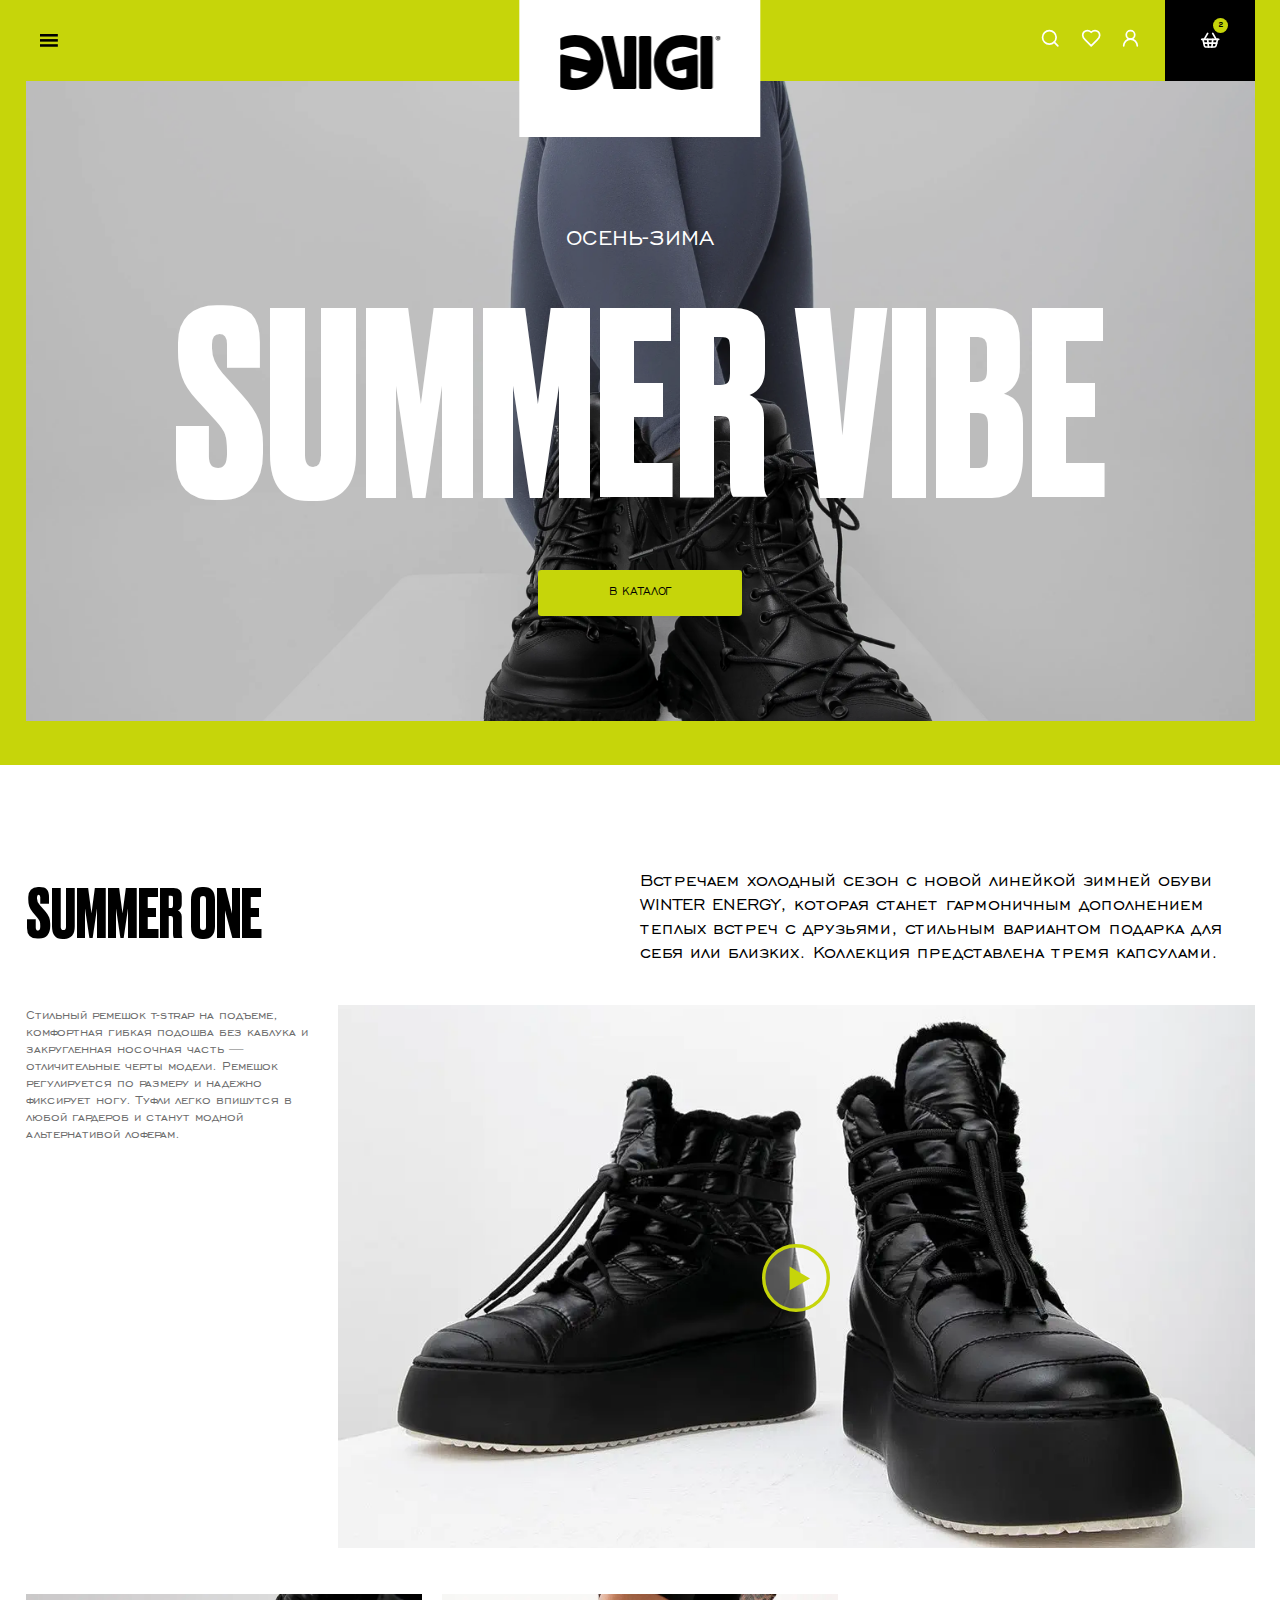
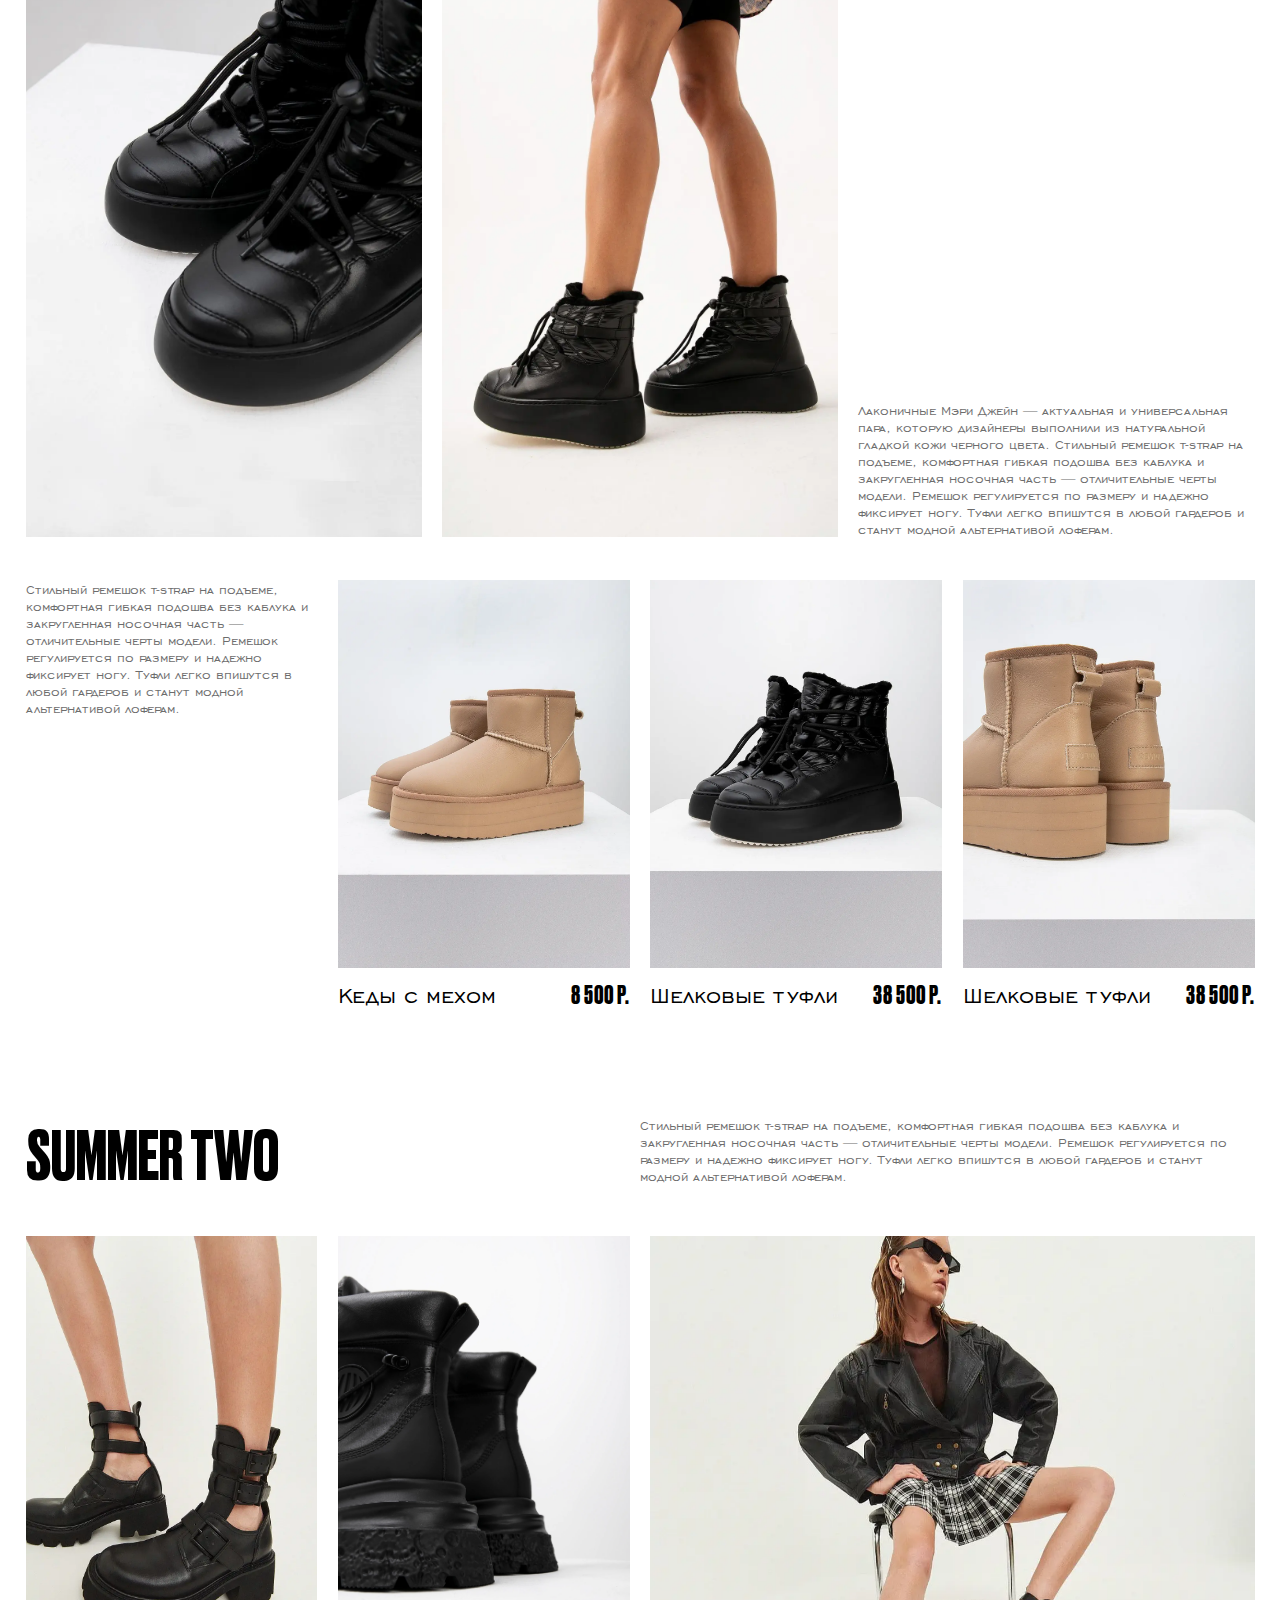
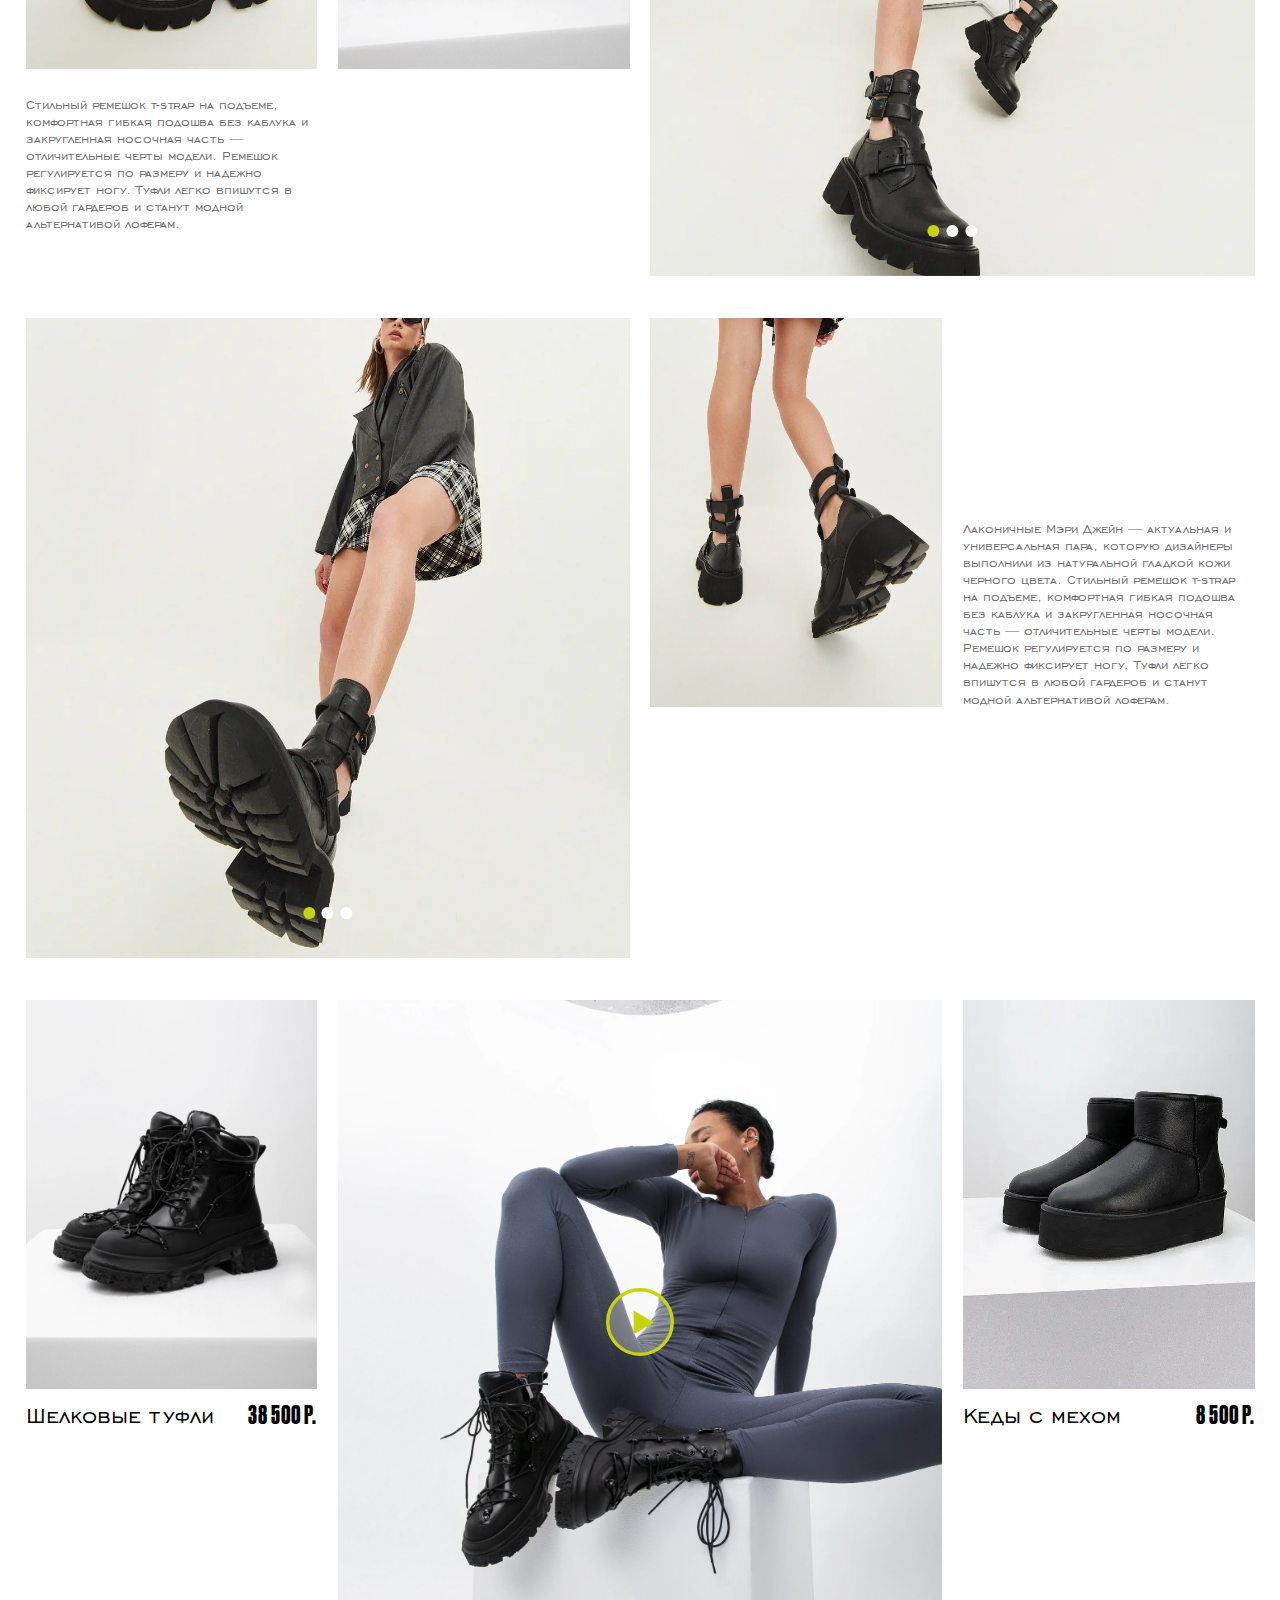
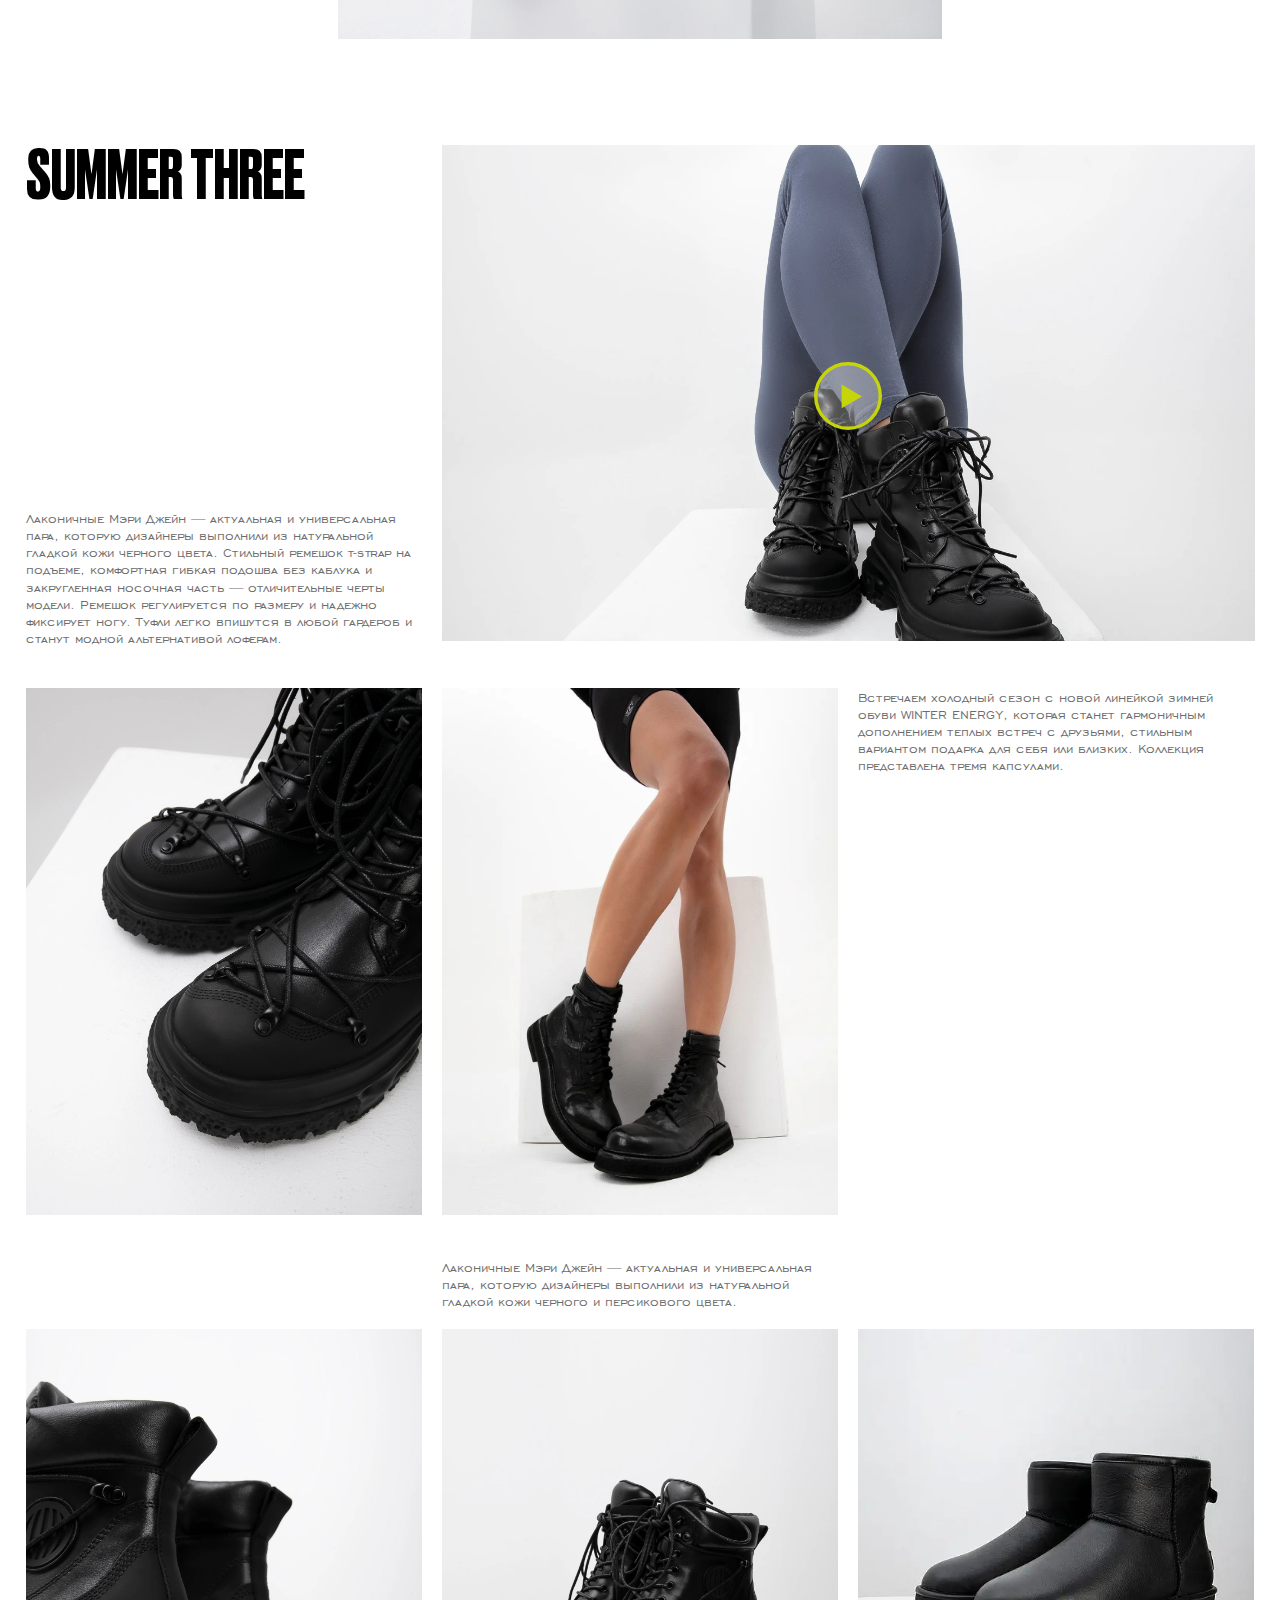
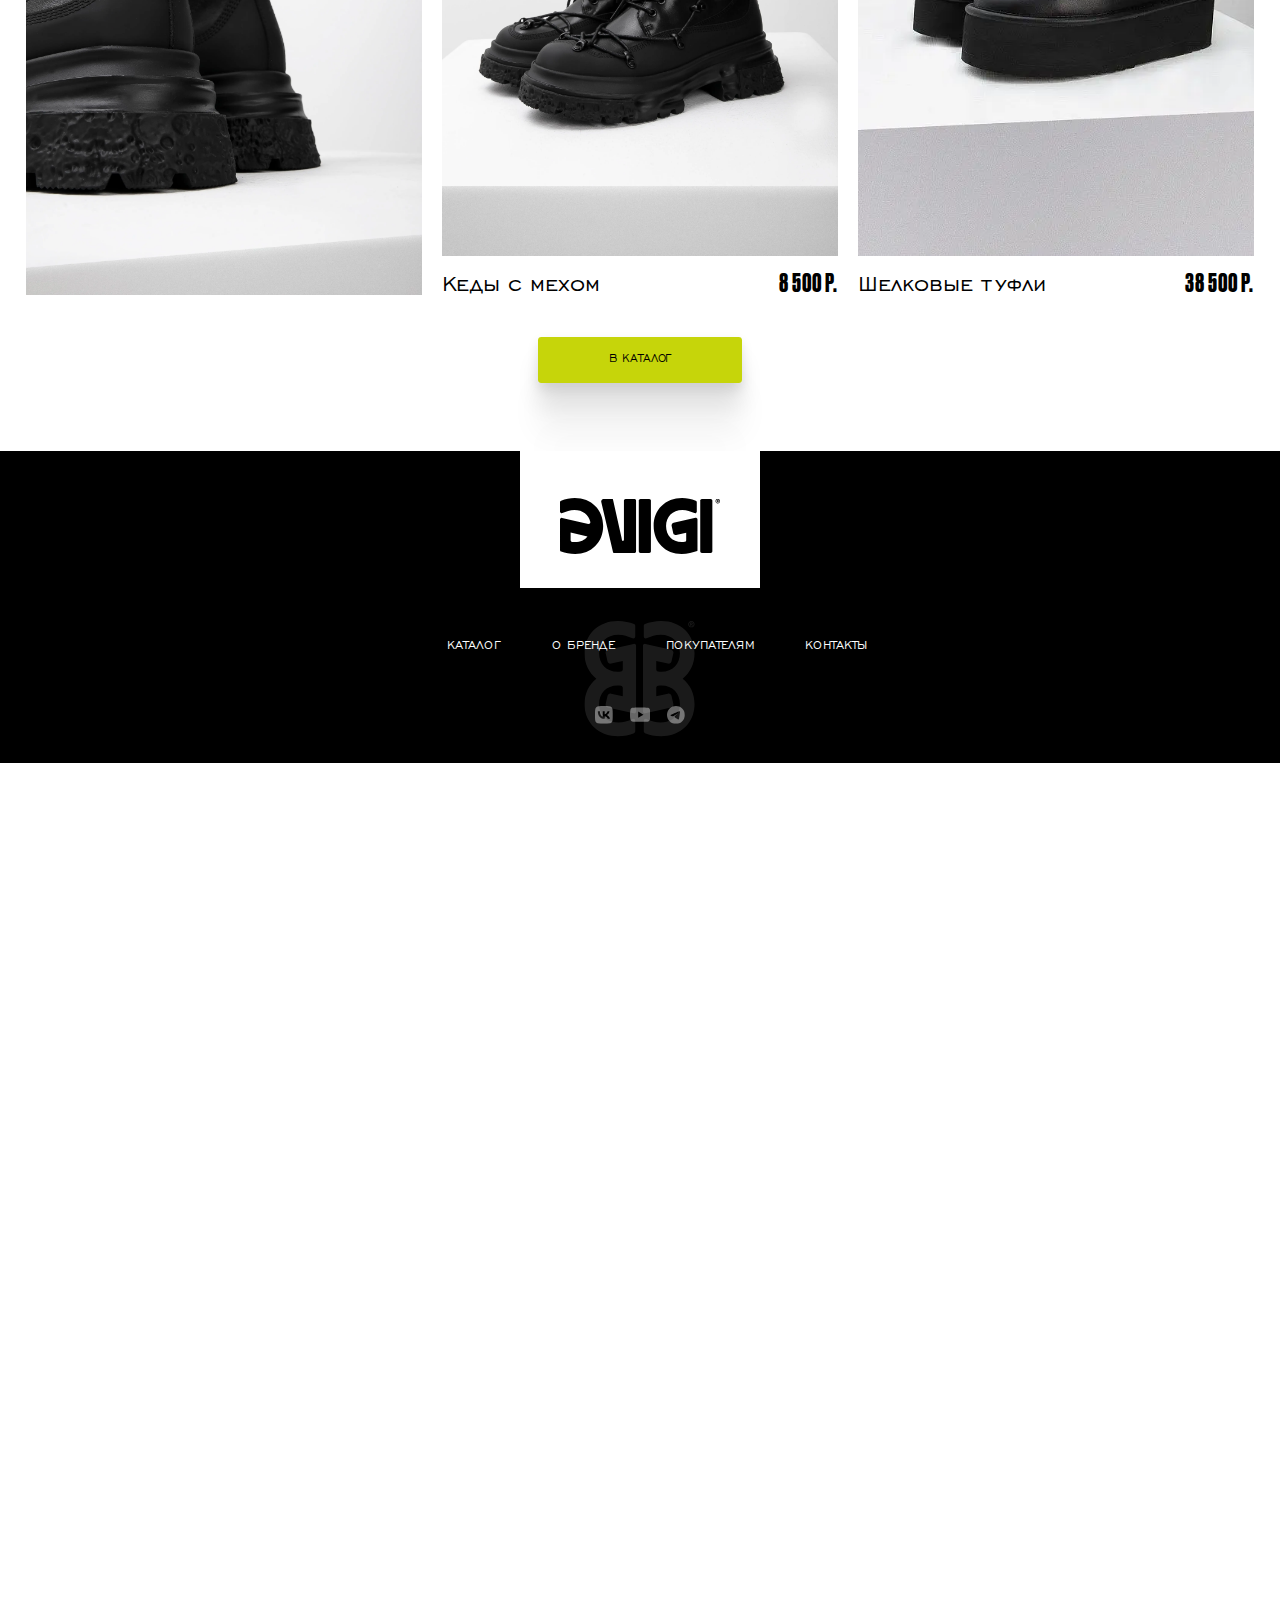
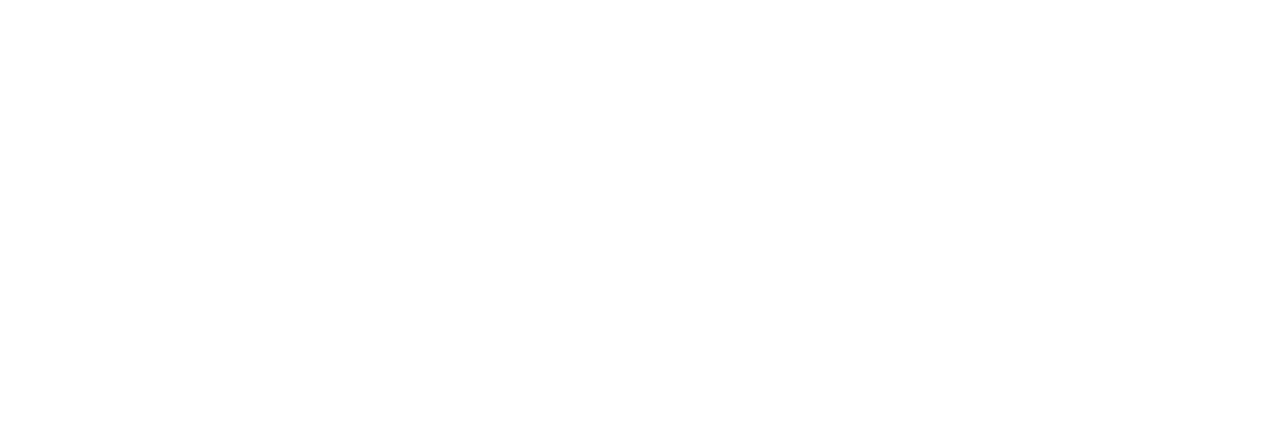
<file: capsul2.html>
<!DOCTYPE html>
<html lang="ru">
    <head>
        <meta charset="UTF-8">
        <meta http-equiv="X-UA-Compatible" content="IE=edge">
        <meta http-equiv="Cache-Control" content="no-cache">
        <meta name="viewport" content="user-scalable=no, width=device-width, height=device-height">
        <meta name="description" content="Описание сайта">
        <meta name="keywords" content="Ключевые слова">
        <title>Заголовок сайта</title>
        <meta name="robots" content="index, follow">
        <meta name="HandheldFriendly" content="True">
        <meta name="format-detection" content="telephone=no">
        <meta name="format-detection" content="date=no">
        <meta name="format-detection" content="address=no">
        <meta name="format-detection" content="email=no">
        <meta name="application-name" content="Заголовок сайта">
        <meta name="color-scheme" content="only light">
        <meta property="og:title" content="Заголовок сайта">
        <meta property="og:type" content="website">
        <meta property="og:description" content="Описание сайта">
        <meta property="og:image" content="Изображение">
        <meta property="og:site_name" content="Заголовок сайта">
        <link rel="icon" href="images/favicon.png" type="image/png">
        <link rel="stylesheet" href="scripts/swiper/swiper-bundle.min.css">
        <link rel="stylesheet" href="css/common.css">
        <link rel="stylesheet" href="css/capsul2.css">
        <script defer src="scripts/swiper/swiper-bundle.min.js"></script>
        <script defer src="scripts/main.js"></script>
        <script defer src="scripts/modal.js"></script>
        <script defer src="scripts/phone.js" data-reload></script>
        <script defer src="scripts/lightbox.js"></script>
        <script defer src="scripts/accordion.js"></script>
        <script defer src="scripts/quantity.js"></script>
    </head>
    <body>
        <header>
            <div class="container"><a class="menu" onclick="headerOpen('menu')">
                    <div class="open"><svg width="21" height="15" viewBox="0 0 21 15" fill="none" xmlns="http://www.w3.org/2000/svg">
<rect width="21" height="3" fill="black"/>
<rect y="6" width="21" height="3" fill="black"/>
<rect y="12" width="21" height="3" fill="black"/>
</svg>

                    </div>
                    <div class="close"><svg width="16" height="16" viewBox="0 0 16 16" fill="none" xmlns="http://www.w3.org/2000/svg">
<path d="M5 5L11 11" stroke="black" stroke-linecap="round" stroke-linejoin="round"/>
<path d="M5 11L11 5" stroke="black" stroke-linecap="round" stroke-linejoin="round"/>
</svg>

                    </div></a>
                <menu><a class="catalog" onclick="headerOpen('catalog')"><svg width="21" height="15" viewBox="0 0 21 15" fill="none" xmlns="http://www.w3.org/2000/svg">
<rect width="21" height="3" fill="black"/>
<rect y="6" width="21" height="3" fill="black"/>
<rect y="12" width="21" height="3" fill="black"/>
</svg>
<span>Каталог</span></a><a href="index.html"><span>О бренде</span></a><a class="logotype" href="index.html"><img src="images/svg/logotype.svg" alt=""></a><a href="index.html"><span>Покупателям</span></a><a href="index.html"><span>Контакты</span></a></menu>
                <div class="personal">
                    <div class="search" onclick="headerOpen('search')"><svg width="24" height="24" viewBox="0 0 24 24" fill="none" xmlns="http://www.w3.org/2000/svg">
<path d="M11 19C15.4183 19 19 15.4183 19 11C19 6.58172 15.4183 3 11 3C6.58172 3 3 6.58172 3 11C3 15.4183 6.58172 19 11 19Z" stroke="black" stroke-width="2" stroke-linecap="round" stroke-linejoin="round"/>
<path d="M20.9992 21L16.6992 16.7" stroke="black" stroke-width="2" stroke-linecap="round" stroke-linejoin="round"/>
</svg>

                    </div>
                    <div class="favourite"><svg width="24" height="24" viewBox="0 0 24 24" fill="none" xmlns="http://www.w3.org/2000/svg">
<path d="M19 14C20.49 12.54 22 10.79 22 8.5C22 7.04131 21.4205 5.64236 20.3891 4.61091C19.3576 3.57946 17.9587 3 16.5 3C14.74 3 13.5 3.5 12 5C10.5 3.5 9.26 3 7.5 3C6.04131 3 4.64236 3.57946 3.61091 4.61091C2.57946 5.64236 2 7.04131 2 8.5C2 10.8 3.5 12.55 5 14L12 21L19 14Z" stroke="black" stroke-width="2" stroke-linecap="round" stroke-linejoin="round"/>
</svg>

                    </div>
                    <div class="sign"><svg width="21" height="24" viewBox="0 0 21 24" fill="none" xmlns="http://www.w3.org/2000/svg">
<path d="M18 21C18 18.8783 17.1571 16.8434 15.6569 15.3431C14.1566 13.8429 12.1217 13 10 13C7.87827 13 5.84344 13.8429 4.34315 15.3431C2.84285 16.8434 2 18.8783 2 21" stroke="black" stroke-width="2" stroke-linecap="round" stroke-linejoin="round"/>
<path d="M10 13C12.7614 13 15 10.7614 15 8C15 5.23858 12.7614 3 10 3C7.23858 3 5 5.23858 5 8C5 10.7614 7.23858 13 10 13Z" stroke="black" stroke-width="2" stroke-linecap="round" stroke-linejoin="round"/>
</svg>

                    </div>
                </div><a class="cart" href="cart.html"><svg width="24" height="24" viewBox="0 0 24 24" fill="none" xmlns="http://www.w3.org/2000/svg">
<path d="M5 11L9 4" stroke="black" stroke-width="2" stroke-linecap="round" stroke-linejoin="round"/>
<path d="M19 11L15 4" stroke="black" stroke-width="2" stroke-linecap="round" stroke-linejoin="round"/>
<path d="M2 11H22" stroke="black" stroke-width="2" stroke-linecap="round" stroke-linejoin="round"/>
<path d="M3.5 11L5.1 18.4C5.1935 18.8586 5.44485 19.2698 5.81028 19.5621C6.17572 19.8545 6.63211 20.0094 7.1 20H16.9C17.8 20 18.7 19.3 18.9 18.4L20.6 11" stroke="black" stroke-width="2" stroke-linecap="round" stroke-linejoin="round"/>
<path d="M9 11L10 20" stroke="black" stroke-width="2" stroke-linecap="round" stroke-linejoin="round"/>
<path d="M4.5 15.5H19.5" stroke="black" stroke-width="2" stroke-linecap="round" stroke-linejoin="round"/>
<path d="M15 11L14 20" stroke="black" stroke-width="2" stroke-linecap="round" stroke-linejoin="round"/>
</svg>

                    <div class="count"><span>2</span></div></a>
            </div>
            <section class="search">
                <div class="parent_wrap">
                    <div class="child_wrap">
                        <form>
                            <div class="search"><svg width="24" height="24" viewBox="0 0 24 24" fill="none" xmlns="http://www.w3.org/2000/svg">
<path d="M11 19C15.4183 19 19 15.4183 19 11C19 6.58172 15.4183 3 11 3C6.58172 3 3 6.58172 3 11C3 15.4183 6.58172 19 11 19Z" stroke="black" stroke-width="2" stroke-linecap="round" stroke-linejoin="round"/>
<path d="M20.9992 21L16.6992 16.7" stroke="black" stroke-width="2" stroke-linecap="round" stroke-linejoin="round"/>
</svg>

                            </div>
                            <input type="search" name="search" placeholder="Поиск">
                        </form>
                        <div class="tags"><strong>Часто ищут</strong>
                            <div class="list"><a href="index.html">казаки</a><a href="index.html">лоферы</a><a href="index.html">Туфли</a><a href="index.html">Кроссовки</a></div>
                        </div>
                        <div class="products"><strong>Популярные товары</strong>
                            <div class="list"><a class="product" href="product.html">
                                            <div class="favourite" onclick="event.preventDefault(); this.classList.toggle('active')"><svg width="24" height="24" viewBox="0 0 24 24" fill="none" xmlns="http://www.w3.org/2000/svg">
<path d="M19 14C20.49 12.54 22 10.79 22 8.5C22 7.04131 21.4205 5.64236 20.3891 4.61091C19.3576 3.57946 17.9587 3 16.5 3C14.74 3 13.5 3.5 12 5C10.5 3.5 9.26 3 7.5 3C6.04131 3 4.64236 3.57946 3.61091 4.61091C2.57946 5.64236 2 7.04131 2 8.5C2 10.8 3.5 12.55 5 14L12 21L19 14Z" stroke="black" stroke-width="2" stroke-linecap="round" stroke-linejoin="round"/>
</svg>

                                            </div>
                                            <div class="swiper">
                                                <div class="swiper-wrapper">
                                                    <div class="swiper-slide"><img src="images/webp/1.webp" alt=""></div>
                                                    <div class="swiper-slide"><img src="images/webp/1.webp" alt=""></div>
                                                    <div class="swiper-slide"><img src="images/webp/1.webp" alt=""></div>
                                                </div>
                                                <div class="swiper-pagination"></div>
                                            </div>
                                            <div class="title">
                                                <div><strong>Ботинки Punti</strong><span>Теплые модели обуви с мехом и утеплителями</span>
                                                </div>
                                            </div>
                                            <div class="options">
                                                <div class="sizes">
                                                </div>
                                                <div class="colors">
                                                </div><span class="price"></span>
                                            </div></a><a class="product" href="product.html">
                                            <div class="favourite" onclick="event.preventDefault(); this.classList.toggle('active')"><svg width="24" height="24" viewBox="0 0 24 24" fill="none" xmlns="http://www.w3.org/2000/svg">
<path d="M19 14C20.49 12.54 22 10.79 22 8.5C22 7.04131 21.4205 5.64236 20.3891 4.61091C19.3576 3.57946 17.9587 3 16.5 3C14.74 3 13.5 3.5 12 5C10.5 3.5 9.26 3 7.5 3C6.04131 3 4.64236 3.57946 3.61091 4.61091C2.57946 5.64236 2 7.04131 2 8.5C2 10.8 3.5 12.55 5 14L12 21L19 14Z" stroke="black" stroke-width="2" stroke-linecap="round" stroke-linejoin="round"/>
</svg>

                                            </div>
                                            <div class="swiper">
                                                <div class="swiper-wrapper">
                                                    <div class="swiper-slide"><img src="images/webp/2.webp" alt=""></div>
                                                    <div class="swiper-slide"><img src="images/webp/2.webp" alt=""></div>
                                                    <div class="swiper-slide"><img src="images/webp/2.webp" alt=""></div>
                                                </div>
                                                <div class="swiper-pagination"></div>
                                            </div>
                                            <div class="title">
                                                <div><strong>Сапоги</strong><span>Новинки сезона осень-зима 23/24</span>
                                                </div>
                                            </div>
                                            <div class="options">
                                                <div class="sizes">
                                                </div>
                                                <div class="colors">
                                                </div><span class="price"></span>
                                            </div></a><a class="product" href="product.html">
                                            <div class="favourite" onclick="event.preventDefault(); this.classList.toggle('active')"><svg width="24" height="24" viewBox="0 0 24 24" fill="none" xmlns="http://www.w3.org/2000/svg">
<path d="M19 14C20.49 12.54 22 10.79 22 8.5C22 7.04131 21.4205 5.64236 20.3891 4.61091C19.3576 3.57946 17.9587 3 16.5 3C14.74 3 13.5 3.5 12 5C10.5 3.5 9.26 3 7.5 3C6.04131 3 4.64236 3.57946 3.61091 4.61091C2.57946 5.64236 2 7.04131 2 8.5C2 10.8 3.5 12.55 5 14L12 21L19 14Z" stroke="black" stroke-width="2" stroke-linecap="round" stroke-linejoin="round"/>
</svg>

                                            </div>
                                            <div class="swiper">
                                                <div class="swiper-wrapper">
                                                    <div class="swiper-slide"><img src="images/webp/3.webp" alt=""></div>
                                                    <div class="swiper-slide"><img src="images/webp/3.webp" alt=""></div>
                                                    <div class="swiper-slide"><img src="images/webp/3.webp" alt=""></div>
                                                </div>
                                                <div class="swiper-pagination"></div>
                                            </div>
                                            <div class="title">
                                                <div><strong>Кеды с мехом</strong><span>Теплые модели обуви с мехом и утеплителями</span>
                                                </div>
                                            </div>
                                            <div class="options">
                                                <div class="sizes">
                                                </div>
                                                <div class="colors">
                                                </div><span class="price"></span>
                                            </div></a><a class="product" href="product.html">
                                            <div class="favourite" onclick="event.preventDefault(); this.classList.toggle('active')"><svg width="24" height="24" viewBox="0 0 24 24" fill="none" xmlns="http://www.w3.org/2000/svg">
<path d="M19 14C20.49 12.54 22 10.79 22 8.5C22 7.04131 21.4205 5.64236 20.3891 4.61091C19.3576 3.57946 17.9587 3 16.5 3C14.74 3 13.5 3.5 12 5C10.5 3.5 9.26 3 7.5 3C6.04131 3 4.64236 3.57946 3.61091 4.61091C2.57946 5.64236 2 7.04131 2 8.5C2 10.8 3.5 12.55 5 14L12 21L19 14Z" stroke="black" stroke-width="2" stroke-linecap="round" stroke-linejoin="round"/>
</svg>

                                            </div>
                                            <div class="swiper">
                                                <div class="swiper-wrapper">
                                                    <div class="swiper-slide"><img src="images/webp/4.webp" alt=""></div>
                                                    <div class="swiper-slide"><img src="images/webp/4.webp" alt=""></div>
                                                    <div class="swiper-slide"><img src="images/webp/4.webp" alt=""></div>
                                                </div>
                                                <div class="swiper-pagination"></div>
                                            </div>
                                            <div class="title">
                                                <div><strong>Кроссовки</strong><span>Теплые модели обуви с мехом и утеплителями</span>
                                                </div>
                                            </div>
                                            <div class="options">
                                                <div class="sizes">
                                                </div>
                                                <div class="colors">
                                                </div><span class="price"></span>
                                            </div></a>
                            </div>
                        </div>
                    </div>
                </div>
            </section>
            <section class="catalog">
                <div class="parent_wrap">
                    <div class="child_wrap">
                        <ul class="menu">
                            <li><a href="category.html" style="color: #C3C3C3">Все</a></li>
                            <li onclick="event.preventDefault(); this.parentNode.nextElementSibling.classList.toggle('active'); this.classList.toggle('active')"><a href="category.html">Обувь
                                    <div class="arrow"><svg width="14" height="10" viewBox="0 0 14 10" fill="none" xmlns="http://www.w3.org/2000/svg">
<g clip-path="url(#clip0_2863_819)">
<path d="M12.334 1.66675L7.00065 8.33341L1.66732 1.66675" stroke="black" stroke-width="2" stroke-linecap="round" stroke-linejoin="round"/>
</g>
<defs>
<clipPath id="clip0_2863_819">
<rect width="10" height="14" fill="white" transform="translate(14) rotate(90)"/>
</clipPath>
</defs>
</svg>

                                    </div></a></li>
                            <li><a href="category.html">Новинки</a></li>
                            <li><a href="category.html">Хиты</a></li>
                            <li><a href="category.html">Распродажа</a></li>
                            <li><a href="category.html" style="color: #EB1461">Barbiecore</a></li>
                        </ul>
                        <div class="submenu">
                            <div class="submenu_wrap">
                                <ul class="submenu">
                                    <li><a href="category.html">Босоножки</a></li>
                                    <li><a href="category.html">Ботинки</a></li>
                                    <li><a href="category.html">Казаки</a></li>
                                    <li><a href="category.html">Сапоги</a></li>
                                    <li><a href="category.html">Лоферы</a></li>
                                    <li><a href="category.html">Полуботинки</a></li>
                                    <li><a href="category.html">Балетки</a></li>
                                    <li><a href="category.html">Ботильоны</a></li>
                                    <li><a href="category.html">Ботфорты</a></li>
                                    <li><a href="category.html">Кроссовки</a></li>
                                    <li><a href="category.html">Туфли</a></li>
                                    <li><a href="category.html">Пантолеты</a></li>
                                    <li><a href="category.html">Сандали</a></li>
                                    <li><a href="category.html">Угги</a></li>
                                </ul>
                            </div>
                        </div>
                        <div class="products"><a class="product" href="product.html">
                                        <div class="favourite" onclick="event.preventDefault(); this.classList.toggle('active')"><svg width="24" height="24" viewBox="0 0 24 24" fill="none" xmlns="http://www.w3.org/2000/svg">
<path d="M19 14C20.49 12.54 22 10.79 22 8.5C22 7.04131 21.4205 5.64236 20.3891 4.61091C19.3576 3.57946 17.9587 3 16.5 3C14.74 3 13.5 3.5 12 5C10.5 3.5 9.26 3 7.5 3C6.04131 3 4.64236 3.57946 3.61091 4.61091C2.57946 5.64236 2 7.04131 2 8.5C2 10.8 3.5 12.55 5 14L12 21L19 14Z" stroke="black" stroke-width="2" stroke-linecap="round" stroke-linejoin="round"/>
</svg>

                                        </div>
                                        <div class="swiper">
                                            <div class="swiper-wrapper">
                                                <div class="swiper-slide"><img src="images/webp/63.webp" alt=""></div>
                                                <div class="swiper-slide"><img src="images/webp/63.webp" alt=""></div>
                                                <div class="swiper-slide"><img src="images/webp/63.webp" alt=""></div>
                                            </div>
                                            <div class="swiper-pagination"></div>
                                        </div>
                                        <div class="title">
                                            <div><strong>Ботинки Punti</strong>
                                            </div>
                                            <div class="tag">New</div>
                                        </div>
                                        <div class="options">
                                            <div class="sizes">
                                            </div>
                                            <div class="colors">
                                            </div><span class="price">28 500 Р.</span>
                                        </div></a><a class="product" href="product.html">
                                        <div class="favourite" onclick="event.preventDefault(); this.classList.toggle('active')"><svg width="24" height="24" viewBox="0 0 24 24" fill="none" xmlns="http://www.w3.org/2000/svg">
<path d="M19 14C20.49 12.54 22 10.79 22 8.5C22 7.04131 21.4205 5.64236 20.3891 4.61091C19.3576 3.57946 17.9587 3 16.5 3C14.74 3 13.5 3.5 12 5C10.5 3.5 9.26 3 7.5 3C6.04131 3 4.64236 3.57946 3.61091 4.61091C2.57946 5.64236 2 7.04131 2 8.5C2 10.8 3.5 12.55 5 14L12 21L19 14Z" stroke="black" stroke-width="2" stroke-linecap="round" stroke-linejoin="round"/>
</svg>

                                        </div>
                                        <div class="swiper">
                                            <div class="swiper-wrapper">
                                                <div class="swiper-slide"><img src="images/webp/64.webp" alt=""></div>
                                                <div class="swiper-slide"><img src="images/webp/64.webp" alt=""></div>
                                                <div class="swiper-slide"><img src="images/webp/64.webp" alt=""></div>
                                            </div>
                                            <div class="swiper-pagination"></div>
                                        </div>
                                        <div class="title">
                                            <div><strong>Сапоги</strong>
                                            </div>
                                            <div class="tag">New</div>
                                        </div>
                                        <div class="options">
                                            <div class="sizes">
                                            </div>
                                            <div class="colors">
                                            </div><span class="price">28 500 Р.</span>
                                        </div></a><a class="product" href="product.html">
                                        <div class="favourite" onclick="event.preventDefault(); this.classList.toggle('active')"><svg width="24" height="24" viewBox="0 0 24 24" fill="none" xmlns="http://www.w3.org/2000/svg">
<path d="M19 14C20.49 12.54 22 10.79 22 8.5C22 7.04131 21.4205 5.64236 20.3891 4.61091C19.3576 3.57946 17.9587 3 16.5 3C14.74 3 13.5 3.5 12 5C10.5 3.5 9.26 3 7.5 3C6.04131 3 4.64236 3.57946 3.61091 4.61091C2.57946 5.64236 2 7.04131 2 8.5C2 10.8 3.5 12.55 5 14L12 21L19 14Z" stroke="black" stroke-width="2" stroke-linecap="round" stroke-linejoin="round"/>
</svg>

                                        </div>
                                        <div class="swiper">
                                            <div class="swiper-wrapper">
                                                <div class="swiper-slide"><img src="images/webp/65.webp" alt=""></div>
                                                <div class="swiper-slide"><img src="images/webp/65.webp" alt=""></div>
                                                <div class="swiper-slide"><img src="images/webp/65.webp" alt=""></div>
                                            </div>
                                            <div class="swiper-pagination"></div>
                                        </div>
                                        <div class="title">
                                            <div><strong>Кеды с мехом</strong>
                                            </div>
                                            <div class="tag">New</div>
                                        </div>
                                        <div class="options">
                                            <div class="sizes">
                                            </div>
                                            <div class="colors">
                                            </div><span class="price">28 500 Р.</span>
                                        </div></a>
                        </div>
                    </div>
                </div>
            </section>
            <section class="menu">
                <div class="parent_wrap">
                    <div class="child_wrap">
                        <ul class="menu">
                            <li><a href="category.html">Все</a></li>
                            <li onclick="this.classList.toggle('active')"><a>Обувь
                                    <div class="arrow"><svg width="14" height="10" viewBox="0 0 14 10" fill="none" xmlns="http://www.w3.org/2000/svg">
<g clip-path="url(#clip0_2863_819)">
<path d="M12.334 1.66675L7.00065 8.33341L1.66732 1.66675" stroke="black" stroke-width="2" stroke-linecap="round" stroke-linejoin="round"/>
</g>
<defs>
<clipPath id="clip0_2863_819">
<rect width="10" height="14" fill="white" transform="translate(14) rotate(90)"/>
</clipPath>
</defs>
</svg>

                                    </div></a>
                                <ul>
                                    <li><a href="category.html">Босоножки</a></li>
                                    <li><a href="category.html">Ботинки</a></li>
                                    <li><a href="category.html">Казаки</a></li>
                                    <li><a href="category.html">Сапоги</a></li>
                                    <li><a href="category.html">Лоферы</a></li>
                                    <li><a href="category.html">Полуботинки</a></li>
                                    <li><a href="category.html">Балетки</a></li>
                                    <li><a href="category.html">Ботильоны</a></li>
                                    <li><a href="category.html">Ботфорты</a></li>
                                    <li><a href="category.html">Кроссовки</a></li>
                                    <li><a href="category.html">Туфли</a></li>
                                    <li><a href="category.html">Пантолеты</a></li>
                                    <li><a href="category.html">Сандали</a></li>
                                    <li><a href="category.html">Угги</a></li>
                                </ul>
                            </li>
                            <li><a href="category.html">Новинки</a></li>
                            <li><a href="category.html">Хиты</a></li>
                            <li><a href="category.html">Распродажа</a></li>
                            <li><a href="category.html" style="color: #EB1461">Barbiecore</a></li>
                        </ul>
                    </div>
                </div>
            </section>
        </header>
        <main>
            <section class="main">
                <div class="container">
                    <div class="text"><span>ОСЕНЬ-ЗИМА</span>
                        <h1>SUMMER VIBE</h1><a class="button" href="category.html">
                            <pre>В каталог</pre></a>
                    </div><img src="images/webp/7.webp" alt="">
                </div>
            </section>
            <section class="summer_one capsul">
                <div class="container">
                    <div class="title">
                        <h2>Summer One</h2><span>Встречаем холодный сезон с новой линейкой зимней обуви WINTER ENERGY, которая станет гармоничным дополнением теплых встреч с друзьями, стильным вариантом подарка для себя или близких. Коллекция представлена тремя капсулами.</span>
                    </div>
                    <div class="video"><span>Стильный ремешок t-strap на подъеме, комфортная гибкая подошва без каблука и закругленная носочная часть — отличительные черты модели. Ремешок регулируется по размеру и надежно фиксирует ногу. Туфли легко впишутся в любой гардероб и станут модной альтернативой лоферам.</span>
                        <div class="player">
                            <div class="play">
                                <div class="overlay" onclick="this.parentNode.nextElementSibling.pause(); this.parentNode.classList.remove('played')"></div>
                                <div class="icon" onclick="this.parentNode.nextElementSibling.play(); this.parentNode.classList.add('played')"><img src="images/svg/play.svg" alt=""></div>
                            </div>
                            <video poster="images/webp/4.webp">
                                <source src="images/test.mp4" type="video/mp4">
                            </video>
                        </div>
                    </div>
                    <div class="description"><img class="first" src="images/webp/6.webp" alt=""><img class="second" src="images/webp/5.webp" alt=""><span>Лаконичные Мэри Джейн — актуальная и универсальная пара, которую дизайнеры выполнили из натуральной гладкой кожи черного цвета. Стильный ремешок t-strap на подъеме, комфортная гибкая подошва без каблука и закругленная носочная часть — отличительные черты модели. Ремешок регулируется по размеру и надежно фиксирует ногу. Туфли легко впишутся в любой гардероб и станут модной альтернативой лоферам.</span></div>
                    <div class="products"><span class="text">Стильный ремешок t-strap на подъеме, комфортная гибкая подошва без каблука и закругленная носочная часть — отличительные черты модели. Ремешок регулируется по размеру и надежно фиксирует ногу. Туфли легко впишутся в любой гардероб и станут модной альтернативой лоферам.</span><a class="capsule_product" href="product.html"><img src="images/webp/19.webp" alt="">
                            <div class="text"><strong>Кеды с мехом</strong><span class="price">8 500 Р.</span></div></a><a class="capsule_product" href="product.html"><img src="images/webp/3.webp" alt="">
                            <div class="text"><strong>Шелковые туфли</strong><span class="price">38 500 Р.</span></div></a><a class="capsule_product" href="product.html"><img src="images/webp/22.webp" alt="">
                            <div class="text"><strong>Шелковые туфли</strong><span class="price">38 500 Р.</span></div></a></div>
                </div>
            </section>
            <section class="summer_two capsul">
                <div class="container">
                    <div class="title">
                        <h2>Summer two</h2><span>Стильный ремешок t-strap на подъеме, комфортная гибкая подошва без каблука и закругленная носочная часть — отличительные черты модели. Ремешок регулируется по размеру и надежно фиксирует ногу. Туфли легко впишутся в любой гардероб и станут модной альтернативой лоферам.</span>
                    </div>
                    <div class="description"><img class="first" src="images/webp/38.webp" alt=""><img class="second" src="images/webp/35.webp" alt=""><span class="text">Стильный ремешок t-strap на подъеме, комфортная гибкая подошва без каблука и закругленная носочная часть — отличительные черты модели. Ремешок регулируется по размеру и надежно фиксирует ногу. Туфли легко впишутся в любой гардероб и станут модной альтернативой лоферам.</span>
                        <div class="swiper">
                            <div class="swiper-wrapper">
                                <div class="swiper-slide"><img src="images/webp/39.webp" alt=""></div>
                                <div class="swiper-slide"><img src="images/webp/39.webp" alt=""></div>
                                <div class="swiper-slide"><img src="images/webp/39.webp" alt=""></div>
                            </div>
                            <div class="swiper-pagination"></div>
                        </div>
                    </div>
                    <div class="description2">
                        <div class="swiper">
                            <div class="swiper-wrapper">
                                <div class="swiper-slide"><img src="images/webp/36.webp" alt=""></div>
                                <div class="swiper-slide"><img src="images/webp/36.webp" alt=""></div>
                                <div class="swiper-slide"><img src="images/webp/36.webp" alt=""></div>
                            </div>
                            <div class="swiper-pagination"></div>
                        </div><img class="first" src="images/webp/37.webp" alt=""><span class="text">Лаконичные Мэри Джейн — актуальная и универсальная пара, которую дизайнеры выполнили из натуральной гладкой кожи черного цвета. Стильный ремешок t-strap на подъеме, комфортная гибкая подошва без каблука и закругленная носочная часть — отличительные черты модели. Ремешок регулируется по размеру и надежно фиксирует ногу. Туфли легко впишутся в любой гардероб и станут модной альтернативой лоферам.</span>
                    </div>
                    <div class="products"><a class="capsule_product" href="product.html"><img src="images/webp/33.webp" alt="">
                            <div class="text"><strong>Шелковые туфли</strong><span class="price">38 500 Р.</span></div></a>
                        <div class="video">
                            <div class="play">
                                <div class="overlay" onclick="this.parentNode.nextElementSibling.pause(); this.parentNode.classList.remove('played')"></div>
                                <div class="icon" onclick="this.parentNode.nextElementSibling.play(); this.parentNode.classList.add('played')"><img src="images/svg/play.svg" alt=""></div>
                            </div>
                            <video poster="images/webp/34.webp">
                                <source src="images/test.mp4" type="video/mp4">
                            </video>
                        </div><a class="capsule_product" href="product.html"><img src="images/webp/20.webp" alt="">
                            <div class="text"><strong>Кеды с мехом</strong><span class="price">8 500 Р.</span></div></a>
                    </div>
                </div>
            </section>
            <section class="summer_three capsul">
                <div class="container">
                    <div class="video">
                        <h2>Summer three</h2><span>Лаконичные Мэри Джейн — актуальная и универсальная пара, которую дизайнеры выполнили из натуральной гладкой кожи черного цвета. Стильный ремешок t-strap на подъеме, комфортная гибкая подошва без каблука и закругленная носочная часть — отличительные черты модели. Ремешок регулируется по размеру и надежно фиксирует ногу. Туфли легко впишутся в любой гардероб и станут модной альтернативой лоферам.</span>
                        <div class="player">
                            <div class="play">
                                <div class="overlay" onclick="this.parentNode.nextElementSibling.pause(); this.parentNode.classList.remove('played')"></div>
                                <div class="icon" onclick="this.parentNode.nextElementSibling.play(); this.parentNode.classList.add('played')"><img src="images/svg/play.svg" alt=""></div>
                            </div>
                            <video poster="images/webp/7.webp">
                                <source src="images/test.mp4" type="video/mp4">
                            </video>
                        </div>
                    </div>
                    <div class="description"><img class="first" src="images/webp/41.webp" alt=""><img class="second" src="images/webp/40.webp" alt=""><span>Встречаем холодный сезон с новой линейкой зимней обуви WINTER ENERGY, которая станет гармоничным дополнением теплых встреч с друзьями, стильным вариантом подарка для себя или близких. Коллекция представлена тремя капсулами.</span></div>
                    <div class="products"><span class="text">Лаконичные Мэри Джейн — актуальная и универсальная пара, которую дизайнеры выполнили из натуральной гладкой кожи черного и персикового цвета. </span><img class="image" src="images/webp/35.webp" alt=""><a class="capsule_product" href="product.html"><img src="images/webp/33.webp" alt="">
                            <div class="text"><strong>Кеды с мехом</strong><span class="price">8 500 Р.</span></div></a><a class="capsule_product" href="product.html"><img src="images/webp/20.webp" alt="">
                            <div class="text"><strong>Шелковые туфли</strong><span class="price">38 500 Р.</span></div></a></div>
                    <button>
                        <pre>В КАТАЛОГ</pre>
                    </button>
                </div>
            </section>
        </main>
        <footer>
            <div class="container"><span class="copyright">© 2002–2023 <br>Компания EVIGI.</span><a class="mwi" href="https://mwi.me/" target="blank"><svg width="100" height="36" viewBox="0 0 100 36" fill="none" xmlns="http://www.w3.org/2000/svg">
<g clip-path="url(#clip0_4504_897)">
<path d="M17.0389 2.52276C17.7372 2.52276 18.3005 1.95954 18.3005 1.26138C18.3005 0.56322 17.7372 0 17.0389 0C16.3407 0 15.7773 0.56322 15.7773 1.26138C15.7773 1.95954 16.3407 2.52276 17.0389 2.52276Z" fill="#33AD43"/>
<path d="M44.1432 21.6546H41.0156L45.2463 0L52.2467 15.6411L59.3175 0L63.1198 21.6546H59.9923L57.9444 9.52194L52.0941 21.8541L46.285 9.49847L44.1491 21.6546H44.1432Z" fill="white"/>
<path d="M64.7461 0.205341H68.079L73.3894 13.6874L78.8172 0L84.0631 13.6874L89.5554 0.222941H92.8883L83.8812 21.6488L78.6353 7.38053L73.3249 21.6488L64.7461 0.205341Z" fill="white"/>
<path d="M96.9141 0H100.001V21.6546H96.9141V0Z" fill="white"/>
<path fill-rule="evenodd" clip-rule="evenodd" d="M43.5403 33.8285C44.2855 33.8285 44.7784 33.4882 44.9369 33.2183V33.7581H45.6586V27.4336H44.9369V29.5926C44.667 29.3227 44.2386 29.1409 43.5873 29.1409C42.3491 29.1409 41.3164 30.1089 41.3164 31.5052C41.3164 32.9015 42.2377 33.8226 43.5462 33.8226L43.5403 33.8285ZM44.9369 30.455V32.2796C44.755 32.6375 44.309 33.1362 43.6283 33.1362C42.7306 33.1362 42.0734 32.526 42.0734 31.4935C42.0734 30.4609 42.8186 29.8273 43.6694 29.8273C44.2562 29.8273 44.6611 30.0502 44.931 30.455H44.9369Z" fill="white"/>
<path fill-rule="evenodd" clip-rule="evenodd" d="M47.8568 27.774C47.8568 27.5276 47.6514 27.3457 47.405 27.3457C47.1351 27.3457 46.9297 27.5276 46.9297 27.774C46.9297 28.0439 47.1351 28.2257 47.405 28.2257C47.6514 28.2257 47.8568 28.0439 47.8568 27.774ZM47.7453 29.2348H47.0236V33.7582H47.7453V29.2348Z" fill="white"/>
<path fill-rule="evenodd" clip-rule="evenodd" d="M51.1909 35.5649C52.341 35.5649 53.2153 34.9371 53.2153 33.4059V29.2169H52.4701V29.6217C52.2647 29.3753 51.7952 29.1289 51.1204 29.1289C49.8823 29.1289 48.8672 30.0089 48.8672 31.4698C48.8672 32.9306 49.765 33.8107 51.1204 33.8107C51.8833 33.8107 52.2001 33.5877 52.4935 33.2475V33.5173C52.4935 34.3504 52.0417 34.8432 51.1674 34.8432C50.4456 34.8432 50.0173 34.503 49.8413 34.1686L49.1899 34.4619C49.4364 35.1366 50.2051 35.5649 51.1909 35.5649ZM52.4994 30.4783V32.3029C52.341 32.7312 51.8891 33.1594 51.2378 33.136C50.2696 33.136 49.6417 32.5258 49.6417 31.4933C49.6417 30.4607 50.387 29.8271 51.2378 29.8271C51.8481 29.8271 52.294 30.1204 52.4994 30.4783Z" fill="white"/>
<path fill-rule="evenodd" clip-rule="evenodd" d="M55.4232 27.774C55.4232 27.5276 55.2178 27.3457 54.9714 27.3457C54.7015 27.3457 54.4961 27.5276 54.4961 27.774C54.4961 28.0439 54.7015 28.2257 54.9714 28.2257C55.2178 28.2257 55.4232 28.0439 55.4232 27.774ZM55.3117 29.2348H54.59V33.7582H55.3117V29.2348Z" fill="white"/>
<path d="M56.2129 29.2407H57.1576V28.0908H57.8794V29.2407H59.4344V29.9389H57.8794V31.9219C57.8794 32.8195 58.1258 33.1129 58.6657 33.1129C58.9825 33.1129 59.229 32.9779 59.4754 32.7961L59.8099 33.3358C59.54 33.6291 59.0881 33.811 58.5248 33.811C57.6447 33.811 57.1518 33.2243 57.1518 32.0979V29.9389H56.207V29.2407H56.2129Z" fill="white"/>
<path fill-rule="evenodd" clip-rule="evenodd" d="M62.3331 29.1231C61.6818 29.1231 60.96 29.3929 60.5317 29.7743L60.8896 30.314C61.318 29.9972 61.7228 29.8212 62.2392 29.8212C63.1839 29.8212 63.4539 30.361 63.4539 31.1706C63.2309 31.1061 62.7321 31.0357 62.3976 31.0357C61.095 31.0357 60.2383 31.4405 60.2383 32.432C60.2383 33.2651 60.8896 33.8048 61.8813 33.8048C62.6676 33.8048 63.1898 33.4645 63.4597 33.0832V33.7579H64.1815V30.9418C64.1815 29.7919 63.5536 29.1172 62.3331 29.1172V29.1231ZM63.4597 31.8218V32.2736C63.3013 32.6314 62.8084 33.1536 62.0397 33.1536C61.4295 33.1536 61.007 32.8837 61.007 32.4085C61.007 31.8688 61.5703 31.6869 62.4915 31.6869C62.8495 31.6869 63.2368 31.7514 63.4597 31.8218Z" fill="white"/>
<path d="M65.4844 27.416H66.2061V33.764H65.4844V27.416Z" fill="white"/>
<path fill-rule="evenodd" clip-rule="evenodd" d="M72.1495 29.1231C71.4982 29.1231 70.7764 29.3929 70.3481 29.7743L70.706 30.314C71.1344 29.9972 71.5393 29.8212 72.0556 29.8212C73.0004 29.8212 73.2703 30.361 73.2703 31.1706C73.0473 31.1061 72.5485 31.0357 72.2141 31.0357C70.9114 31.0357 70.0547 31.4405 70.0547 32.432C70.0547 33.2651 70.706 33.8048 71.6977 33.8048C72.484 33.8048 73.0004 33.4645 73.2703 33.0832V33.7579H73.992V30.9418C73.992 29.7919 73.3642 29.1172 72.1436 29.1172L72.1495 29.1231ZM73.2761 31.8218V32.2736C73.1177 32.6314 72.6248 33.1536 71.8561 33.1536C71.2517 33.1536 70.8234 32.8837 70.8234 32.4085C70.8234 31.8688 71.3867 31.6869 72.3079 31.6869C72.6659 31.6869 73.0532 31.7514 73.2761 31.8218Z" fill="white"/>
<path fill-rule="evenodd" clip-rule="evenodd" d="M77.3041 35.5649C78.4542 35.5649 79.3286 34.9371 79.3286 33.4059V29.2169H78.5833V29.6217C78.378 29.3753 77.9085 29.1289 77.2337 29.1289C75.9956 29.1289 74.9805 30.0089 74.9805 31.4698C74.9805 32.9306 75.8841 33.8107 77.2337 33.8107C77.9965 33.8107 78.3134 33.5877 78.6068 33.2475V33.5173C78.6068 34.3504 78.155 34.8432 77.2807 34.8432C76.5589 34.8432 76.1306 34.503 75.9545 34.1686L75.3032 34.4619C75.5497 35.1366 76.3183 35.5649 77.3041 35.5649ZM78.5892 30.4783V32.3029C78.4542 32.7312 78.0024 33.1594 77.3276 33.136C76.3594 33.136 75.7316 32.5258 75.7316 31.4933C75.7316 30.4607 76.4768 29.8271 77.3276 29.8271C77.9379 29.8271 78.3838 30.1204 78.5892 30.4783Z" fill="white"/>
<path fill-rule="evenodd" clip-rule="evenodd" d="M82.7554 33.8517C83.5007 33.8517 84.1285 33.5349 84.5569 32.9072L84.0816 32.4789C83.8117 32.8602 83.3188 33.1536 82.773 33.1536C81.8518 33.1536 81.177 32.6607 81.13 31.7338H84.686C84.7329 31.5284 84.7329 31.3524 84.7329 31.194C84.7329 29.9326 83.8293 29.1465 82.6381 29.1465C81.13 29.1465 80.3438 30.1791 80.3438 31.5108C80.3438 32.9306 81.3119 33.8517 82.7554 33.8517ZM83.9701 31.0826H81.1124C81.2239 30.3375 81.7638 29.7977 82.597 29.8212C83.4068 29.8212 83.9231 30.2729 83.9701 31.0826Z" fill="white"/>
<path d="M85.7461 29.2403H86.4678V29.827C86.7612 29.3753 87.3715 29.1523 88.0228 29.1523C89.1964 29.1523 89.8477 29.7625 89.8477 31.1999V33.7637H89.126V31.2879C89.126 30.2964 88.6976 29.8446 87.7998 29.8446C87.2365 29.8446 86.7202 30.2025 86.4737 30.7657V33.7578H85.752V29.2345L85.7461 29.2403Z" fill="white"/>
<path d="M95.1116 32.8192C94.7772 33.4704 93.9615 33.8341 93.2457 33.8341C91.8022 33.8341 90.8398 32.913 90.8398 31.4933C90.8398 30.1673 91.7846 29.1289 93.2046 29.1289C94.0144 29.1289 94.7361 29.4868 95.0295 30.05L94.4662 30.4314C94.1493 30.0031 93.7679 29.8212 93.2046 29.8212C92.2833 29.8212 91.5851 30.5194 91.5851 31.4874C91.5851 32.4554 92.2599 33.1536 93.2985 33.1536C93.8383 33.1536 94.2901 32.8837 94.5601 32.4554L95.1234 32.8133L95.1116 32.8192Z" fill="white"/>
<path d="M96.2631 34.8436C96.3277 34.867 96.3746 34.8905 96.4451 34.8905C96.7795 34.8905 97.0084 34.6676 97.3252 33.9459L97.4602 33.6056L95.2773 29.2642H96.1341L97.824 32.6845L99.1091 29.2642H99.8954L98.1819 33.723C97.5717 35.2542 97.1022 35.6121 96.4685 35.6121C96.2866 35.6121 96.1106 35.5652 95.9756 35.5006L96.269 34.8494L96.2631 34.8436Z" fill="white"/>
<path d="M28.0485 21.6313H32.9775L34.1042 19.7421H26.74L23.5185 28.7009L21.4707 25.0106L17.9793 31.382V4.11865H16.0898V35.3363H17.9793L21.4707 28.6715L23.63 33.1949L24.1464 31.822L24.5982 30.6545" fill="white"/>
<path d="M6.05563 17.8237H1.10316L0 19.7128H7.36416L10.5856 10.7306L12.61 14.4444L16.1014 8.07293V35.3304H18.0143V4.11865H16.1014L12.6335 10.7834L10.4741 6.26006L9.95775 7.63291H9.93428L9.50593 8.78282V8.80629" fill="white"/>
</g>
<defs>
<clipPath id="clip0_4504_897">
<rect width="100" height="35.6061" fill="white"/>
</clipPath>
</defs>
</svg>
</a>
                <menu class="first"><a class="catalog" href="category.html"><span>Каталог</span></a><a href="index.html"><span>О бренде</span></a></menu><a class="logotype" href="index.html"><img src="images/svg/logotype.svg" alt=""></a>
                <menu class="second"><a href="index.html"><span>Покупателям</span></a><a href="index.html"><span>Контакты</span></a></menu>
                <div class="socials"><a href="index.html"><svg width="21" height="21" viewBox="0 0 21 21" fill="none" xmlns="http://www.w3.org/2000/svg">
<g clip-path="url(#clip0_4504_941)">
<path d="M0 10.08C0 5.32823 0 2.95236 1.47618 1.47618C2.95236 0 5.32823 0 10.08 0H10.92C15.6718 0 18.0476 0 19.5238 1.47618C21 2.95236 21 5.32823 21 10.08V10.92C21 15.6718 21 18.0476 19.5238 19.5238C18.0476 21 15.6718 21 10.92 21H10.08C5.32823 21 2.95236 21 1.47618 19.5238C0 18.0476 0 15.6718 0 10.92V10.08Z" fill="white" fill-opacity="0.4"/>
<path d="M11.1371 15.1198C6.25814 15.1198 3.47533 11.809 3.35938 6.2998H5.8033C5.88357 10.3434 7.68525 12.0562 9.11236 12.4094V6.2998H11.4137V9.78719C12.8229 9.6371 14.3034 8.04791 14.8029 6.2998H17.1041C16.7206 8.45404 15.1151 10.0432 13.9734 10.6966C15.1151 11.2263 16.9437 12.6124 17.6394 15.1198H15.1062C14.5621 13.4423 13.2065 12.1445 11.4137 11.9679V15.1198H11.1371Z" fill="black"/>
</g>
<defs>
<clipPath id="clip0_4504_941">
<rect width="21" height="21" fill="white"/>
</clipPath>
</defs>
</svg>
</a><a href="index.html"><svg width="24" height="25" viewBox="0 0 24 25" fill="none" xmlns="http://www.w3.org/2000/svg">
<path d="M9.6 16.1445V8.85547L15.84 12.5L9.6 16.1445Z" fill="black"/>
<path d="M23.4937 6.65408C23.3571 6.14065 23.0897 5.67252 22.7181 5.29654C22.3466 4.92057 21.884 4.64993 21.3766 4.51173C19.5082 4 12 4 12 4C12 4 4.49183 4 2.62336 4.51173C2.11599 4.64993 1.6534 4.92057 1.28186 5.29654C0.910331 5.67252 0.642899 6.14065 0.506332 6.65408C0.157447 8.58243 -0.0118575 10.5396 0.00064491 12.5C-0.0118575 14.4604 0.157447 16.4176 0.506332 18.3459C0.642899 18.8594 0.910331 19.3275 1.28186 19.7035C1.6534 20.0794 2.11599 20.3501 2.62336 20.4883C4.49183 21 12 21 12 21C12 21 19.5082 21 21.3766 20.4883C21.884 20.3501 22.3466 20.0794 22.7181 19.7035C23.0897 19.3275 23.3571 18.8594 23.4937 18.3459C23.8426 16.4176 24.0119 14.4604 23.9994 12.5C24.0119 10.5396 23.8426 8.58243 23.4937 6.65408ZM9.60013 16.1429V8.85714L15.8312 12.5L9.60013 16.1429Z" fill="white" fill-opacity="0.4"/>
</svg>
</a><a href="index.html"><svg width="21" height="21" viewBox="0 0 21 21" fill="none" xmlns="http://www.w3.org/2000/svg">
<g clip-path="url(#clip0_4504_946)">
<path d="M10.5 21C16.299 21 21 16.299 21 10.5C21 4.70101 16.299 0 10.5 0C4.70101 0 0 4.70101 0 10.5C0 16.299 4.70101 21 10.5 21Z" fill="white" fill-opacity="0.4"/>
<path fill-rule="evenodd" clip-rule="evenodd" d="M4.75291 10.3892C7.81387 9.05555 9.85499 8.17635 10.8763 7.75156C13.7922 6.53871 14.3981 6.32803 14.7931 6.32107C14.8799 6.31954 15.0741 6.34107 15.1999 6.44315C15.3062 6.52934 15.3354 6.64578 15.3494 6.7275C15.3634 6.80922 15.3808 6.99539 15.3669 7.14085C15.2089 8.80115 14.5252 12.8302 14.1773 14.6898C14.0302 15.4767 13.7403 15.7405 13.4598 15.7663C12.85 15.8224 12.387 15.3633 11.7964 14.9762C10.8723 14.3704 10.3502 13.9933 9.45316 13.4022C8.41648 12.719 9.08852 12.3436 9.67932 11.7299C9.83393 11.5693 12.5205 9.12568 12.5725 8.904C12.579 8.87628 12.5851 8.77293 12.5237 8.71836C12.4623 8.66379 12.3717 8.68246 12.3063 8.6973C12.2136 8.71833 10.7373 9.69413 7.87731 11.6247C7.45826 11.9124 7.0787 12.0526 6.73863 12.0453C6.36372 12.0372 5.64256 11.8333 5.10645 11.659C4.44888 11.4453 3.92626 11.3323 3.97177 10.9693C3.99548 10.7802 4.25585 10.5868 4.75291 10.3892Z" fill="black"/>
</g>
<defs>
<clipPath id="clip0_4504_946">
<rect width="21" height="21" fill="white"/>
</clipPath>
</defs>
</svg>
</a></div><a class="unknown" href="index.html"><svg width="61" height="64" viewBox="0 0 61 64" fill="none" xmlns="http://www.w3.org/2000/svg">
<path d="M58.7398 3.45523C59.7099 3.45523 60.4674 2.69767 60.4674 1.72762C60.4674 0.757565 59.7099 0 58.7398 0C57.7698 0 57.0122 0.757565 57.0122 1.72762C57.0122 2.69767 57.7698 3.45523 58.7398 3.45523ZM58.7398 0.451852C59.4705 0.451852 59.9954 0.976772 59.9954 1.72762C59.9954 2.48518 59.4705 3.0101 58.7398 3.0101C58.0091 3.0101 57.4842 2.48518 57.4842 1.72762C57.4834 0.976772 58.0083 0.451852 58.7398 0.451852Z" fill="black"/>
<path d="M58.5073 1.96694H58.7005L59.0398 2.61197H59.5647L59.1263 1.92747C59.3656 1.84768 59.5051 1.66795 59.5051 1.40927C59.5051 1.04392 59.2329 0.811279 58.8407 0.811279H58.063V2.61197H58.5081V1.96694H58.5073ZM58.5073 1.17578H58.7601C58.9465 1.17578 59.0456 1.24885 59.0456 1.40843C59.0456 1.57472 58.9457 1.64107 58.7601 1.64107H58.5073V1.17578Z" fill="black"/>
<path d="M53.9452 31.6817C58.006 28.5204 60.4668 23.5903 60.4668 17.739C60.4668 7.46479 52.8836 0.0285645 42.1206 0.0285645C38.6864 0.0285645 35.699 0.760934 33.2709 1.70495C32.856 1.86621 32.5814 2.26346 32.5814 2.7086V8.55915C32.5814 9.33351 33.375 9.85171 34.0847 9.54432C36.6598 8.42645 38.9568 7.56306 41.8762 7.56306C48.3827 7.56306 52.4435 11.8682 52.4435 17.739C52.4435 23.5584 48.5331 27.9115 42.2752 27.9148C42.2726 27.9148 42.2693 27.9148 42.2668 27.9148C41.6117 27.9148 40.9776 27.8712 40.351 27.783C39.8219 27.7091 39.4297 27.253 39.4297 26.7189V21.9677L45.8782 23.4114C46.7618 23.6088 47.6378 23.0537 47.8351 22.1701L48.832 17.718C49.0294 16.8344 48.4743 15.9584 47.5907 15.7611L33.4456 12.5939C32.7745 12.4436 32.1362 12.9542 32.1362 13.6421V33.306C32.1362 33.3077 32.1362 33.3093 32.1362 33.311V49.7213C32.1362 50.4091 32.7737 50.9198 33.4456 50.7694L47.5916 47.6014C48.4751 47.4041 49.0303 46.5272 48.8329 45.6445L47.836 41.1924C47.6386 40.3088 46.7618 39.7537 45.8791 39.9511L39.4305 41.3948V36.6436C39.4305 36.1095 39.8227 35.6534 40.3519 35.5795C40.9784 35.4913 41.6117 35.4477 42.2668 35.4477C42.271 35.4477 42.2752 35.4477 42.2794 35.4477C48.5347 35.4527 52.4443 39.8049 52.4443 45.6235C52.4443 51.4943 48.3836 55.7994 41.8771 55.7994C38.9577 55.7994 36.6606 54.9361 34.0856 53.8182C33.3759 53.5099 32.5822 54.029 32.5822 54.8033V60.6539C32.5822 61.099 32.8568 61.4963 33.2717 61.6576C35.7006 62.6024 38.6872 63.3339 42.1215 63.3339C52.8844 63.3339 60.4676 55.8977 60.4676 45.6235C60.4676 39.773 58.0068 34.8429 53.9452 31.6817Z" fill="black"/>
<path d="M27.0212 12.5938L12.8752 15.7618C11.9917 15.9592 11.4365 16.836 11.6339 17.7187L12.6308 22.1708C12.8282 23.0544 13.705 23.6095 14.5877 23.4122L21.0363 21.9684V26.7196C21.0363 27.2538 20.6441 27.7098 20.1149 27.7837C19.4884 27.8719 18.8551 27.9156 18.2 27.9156C18.1967 27.9156 18.1942 27.9156 18.1908 27.9156C11.9337 27.9114 8.0233 23.5592 8.0233 17.7397C8.0233 11.869 12.0841 7.56379 18.5906 7.56379C21.51 7.56379 23.807 8.42718 26.3821 9.54505C27.0918 9.85328 27.8854 9.33424 27.8854 8.55988V2.70933C27.8854 2.2642 27.6108 1.86694 27.1959 1.70568C24.767 0.760825 21.7804 0.0292969 18.3462 0.0292969C7.58321 0.0292969 0 7.46553 0 17.7397C0 23.5911 2.46082 28.5211 6.52245 31.6824C2.46082 34.8437 0 39.7737 0 45.6251C0 55.8993 7.58321 63.3355 18.3462 63.3355C21.7804 63.3355 24.7678 62.6031 27.1959 61.6591C27.6108 61.4979 27.8854 61.1006 27.8854 60.6555V54.8049C27.8854 54.0306 27.0918 53.5124 26.3821 53.8197C23.807 54.9376 21.51 55.801 18.5906 55.801C12.0841 55.801 8.0233 51.4958 8.0233 45.6251C8.0233 39.8065 11.9329 35.4543 18.1891 35.4492C18.1925 35.4492 18.1967 35.4492 18.2 35.4492C18.8551 35.4492 19.4884 35.4929 20.1149 35.5811C20.6441 35.655 21.0363 36.111 21.0363 36.6452V41.3964L14.5877 39.9526C13.7042 39.7553 12.8282 40.3104 12.6308 41.194L11.6339 45.6461C11.4365 46.5297 11.9917 47.4056 12.8752 47.603L27.0212 50.771C27.6923 50.9214 28.3306 50.4107 28.3306 49.7229V33.3059V30.0572V13.6419C28.3306 12.9541 27.6931 12.4434 27.0212 12.5938Z" fill="black"/>
</svg>
</a>
            </div>
        </footer>
    </body>
</html>
</file>
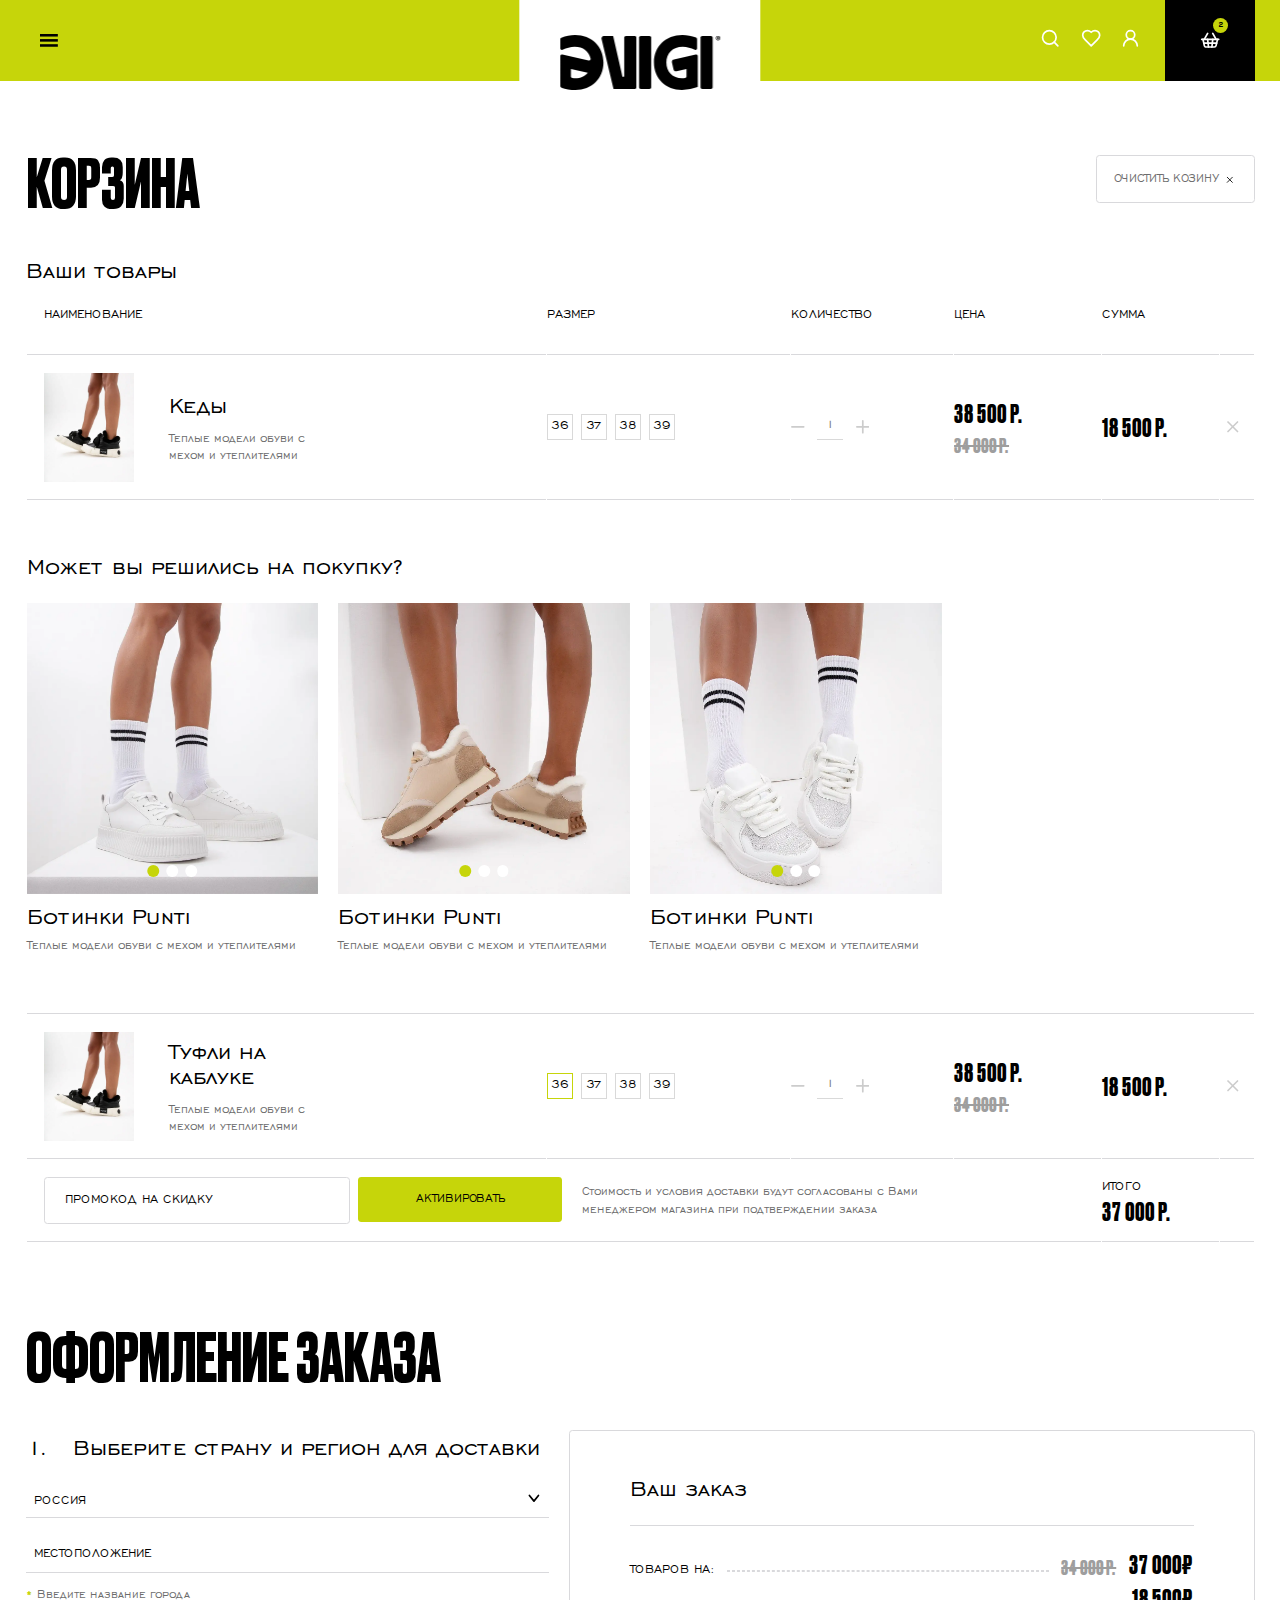
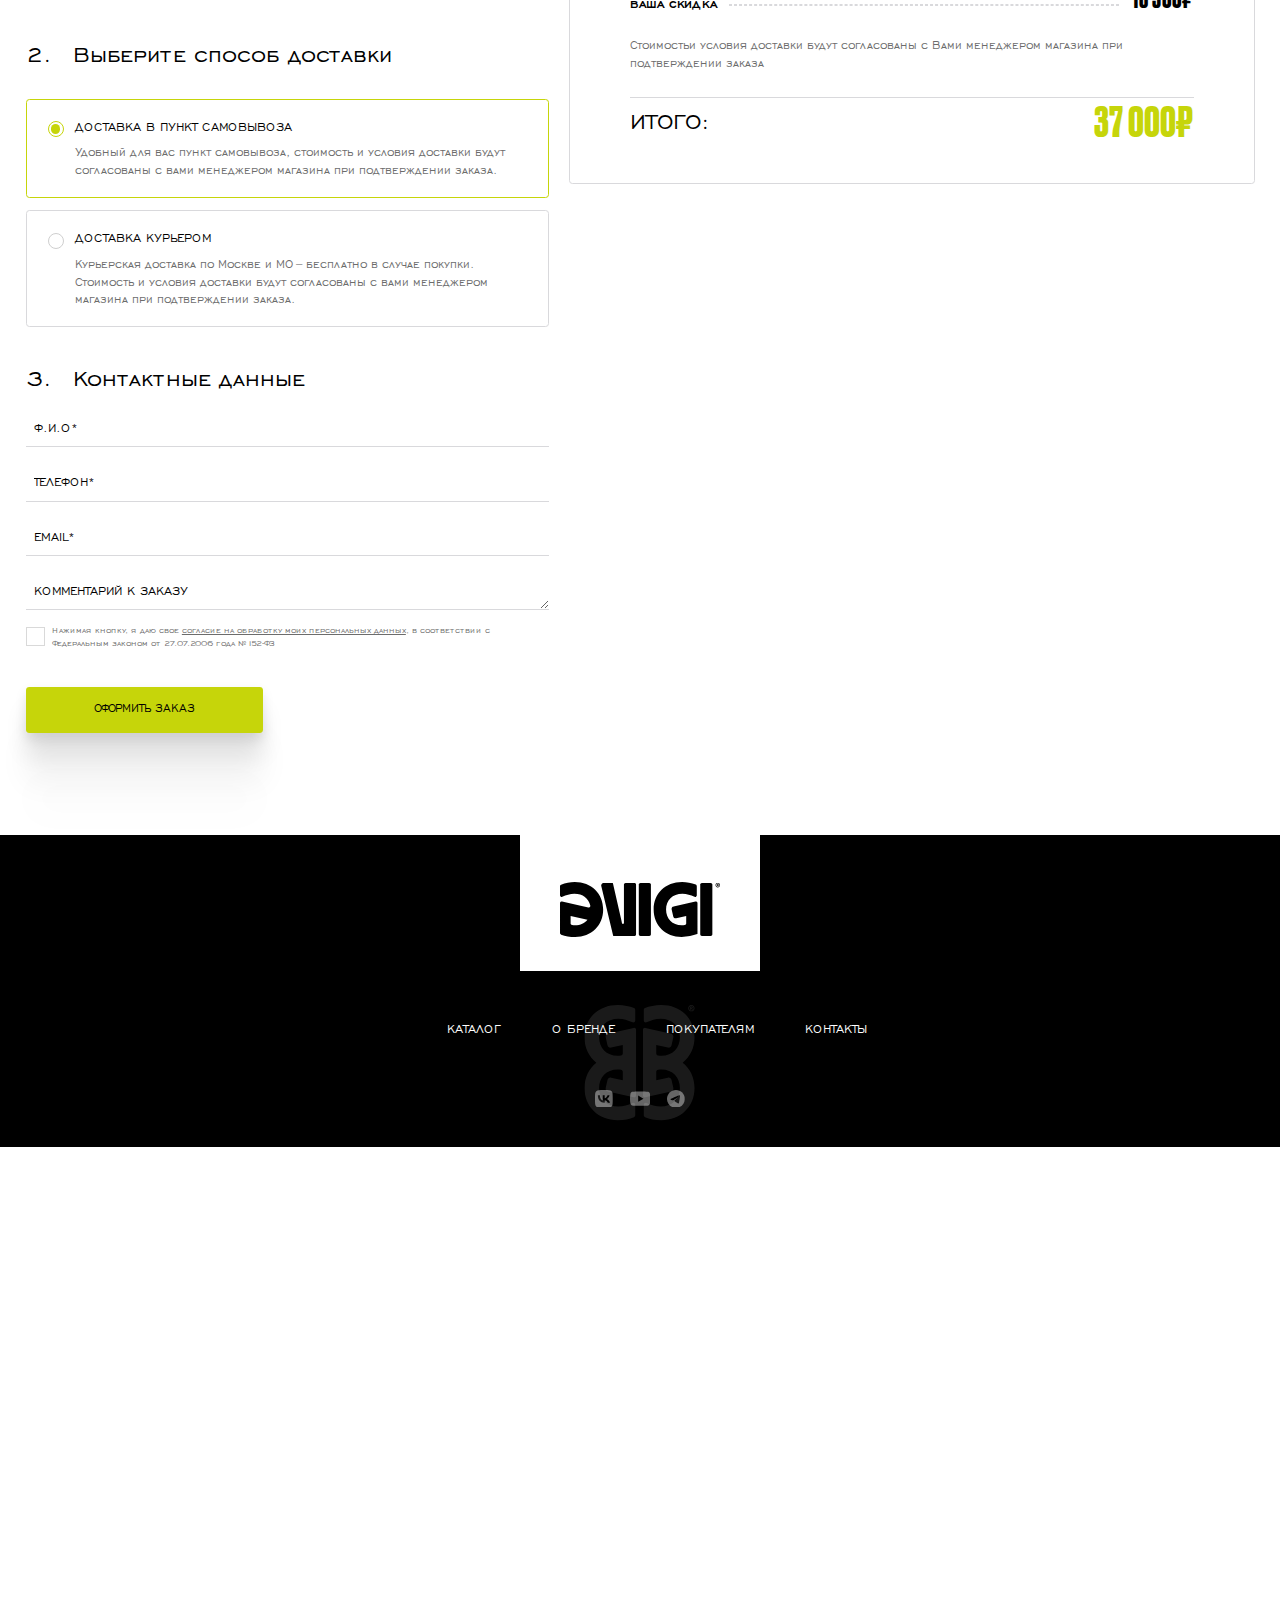
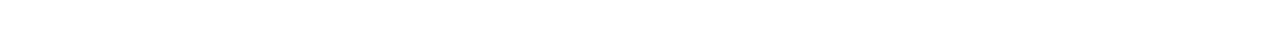
<file: cart.html>
<!DOCTYPE html>
<html lang="ru">
    <head>
        <meta charset="UTF-8">
        <meta http-equiv="X-UA-Compatible" content="IE=edge">
        <meta http-equiv="Cache-Control" content="no-cache">
        <meta name="viewport" content="user-scalable=no, width=device-width, height=device-height">
        <meta name="description" content="Описание сайта">
        <meta name="keywords" content="Ключевые слова">
        <title>Заголовок сайта</title>
        <meta name="robots" content="index, follow">
        <meta name="HandheldFriendly" content="True">
        <meta name="format-detection" content="telephone=no">
        <meta name="format-detection" content="date=no">
        <meta name="format-detection" content="address=no">
        <meta name="format-detection" content="email=no">
        <meta name="application-name" content="Заголовок сайта">
        <meta name="color-scheme" content="only light">
        <meta property="og:title" content="Заголовок сайта">
        <meta property="og:type" content="website">
        <meta property="og:description" content="Описание сайта">
        <meta property="og:image" content="Изображение">
        <meta property="og:site_name" content="Заголовок сайта">
        <link rel="icon" href="images/favicon.png" type="image/png">
        <link rel="stylesheet" href="scripts/swiper/swiper-bundle.min.css">
        <link rel="stylesheet" href="css/common.css">
        <link rel="stylesheet" href="css/cart.css">
        <script defer src="scripts/swiper/swiper-bundle.min.js"></script>
        <script defer src="scripts/main.js"></script>
        <script defer src="scripts/modal.js"></script>
        <script defer src="scripts/phone.js" data-reload></script>
        <script defer src="scripts/lightbox.js"></script>
        <script defer src="scripts/accordion.js"></script>
        <script defer src="scripts/quantity.js"></script>
    </head>
    <body>
        <header>
            <div class="container"><a class="menu" onclick="headerOpen('menu')">
                    <div class="open"><svg width="21" height="15" viewBox="0 0 21 15" fill="none" xmlns="http://www.w3.org/2000/svg">
<rect width="21" height="3" fill="black"/>
<rect y="6" width="21" height="3" fill="black"/>
<rect y="12" width="21" height="3" fill="black"/>
</svg>

                    </div>
                    <div class="close"><svg width="16" height="16" viewBox="0 0 16 16" fill="none" xmlns="http://www.w3.org/2000/svg">
<path d="M5 5L11 11" stroke="black" stroke-linecap="round" stroke-linejoin="round"/>
<path d="M5 11L11 5" stroke="black" stroke-linecap="round" stroke-linejoin="round"/>
</svg>

                    </div></a>
                <menu><a class="catalog" onclick="headerOpen('catalog')"><svg width="21" height="15" viewBox="0 0 21 15" fill="none" xmlns="http://www.w3.org/2000/svg">
<rect width="21" height="3" fill="black"/>
<rect y="6" width="21" height="3" fill="black"/>
<rect y="12" width="21" height="3" fill="black"/>
</svg>
<span>Каталог</span></a><a href="index.html"><span>О бренде</span></a><a class="logotype" href="index.html"><img src="images/svg/logotype.svg" alt=""></a><a href="index.html"><span>Покупателям</span></a><a href="index.html"><span>Контакты</span></a></menu>
                <div class="personal">
                    <div class="search" onclick="headerOpen('search')"><svg width="24" height="24" viewBox="0 0 24 24" fill="none" xmlns="http://www.w3.org/2000/svg">
<path d="M11 19C15.4183 19 19 15.4183 19 11C19 6.58172 15.4183 3 11 3C6.58172 3 3 6.58172 3 11C3 15.4183 6.58172 19 11 19Z" stroke="black" stroke-width="2" stroke-linecap="round" stroke-linejoin="round"/>
<path d="M20.9992 21L16.6992 16.7" stroke="black" stroke-width="2" stroke-linecap="round" stroke-linejoin="round"/>
</svg>

                    </div>
                    <div class="favourite"><svg width="24" height="24" viewBox="0 0 24 24" fill="none" xmlns="http://www.w3.org/2000/svg">
<path d="M19 14C20.49 12.54 22 10.79 22 8.5C22 7.04131 21.4205 5.64236 20.3891 4.61091C19.3576 3.57946 17.9587 3 16.5 3C14.74 3 13.5 3.5 12 5C10.5 3.5 9.26 3 7.5 3C6.04131 3 4.64236 3.57946 3.61091 4.61091C2.57946 5.64236 2 7.04131 2 8.5C2 10.8 3.5 12.55 5 14L12 21L19 14Z" stroke="black" stroke-width="2" stroke-linecap="round" stroke-linejoin="round"/>
</svg>

                    </div>
                    <div class="sign"><svg width="21" height="24" viewBox="0 0 21 24" fill="none" xmlns="http://www.w3.org/2000/svg">
<path d="M18 21C18 18.8783 17.1571 16.8434 15.6569 15.3431C14.1566 13.8429 12.1217 13 10 13C7.87827 13 5.84344 13.8429 4.34315 15.3431C2.84285 16.8434 2 18.8783 2 21" stroke="black" stroke-width="2" stroke-linecap="round" stroke-linejoin="round"/>
<path d="M10 13C12.7614 13 15 10.7614 15 8C15 5.23858 12.7614 3 10 3C7.23858 3 5 5.23858 5 8C5 10.7614 7.23858 13 10 13Z" stroke="black" stroke-width="2" stroke-linecap="round" stroke-linejoin="round"/>
</svg>

                    </div>
                </div><a class="cart" href="cart.html"><svg width="24" height="24" viewBox="0 0 24 24" fill="none" xmlns="http://www.w3.org/2000/svg">
<path d="M5 11L9 4" stroke="black" stroke-width="2" stroke-linecap="round" stroke-linejoin="round"/>
<path d="M19 11L15 4" stroke="black" stroke-width="2" stroke-linecap="round" stroke-linejoin="round"/>
<path d="M2 11H22" stroke="black" stroke-width="2" stroke-linecap="round" stroke-linejoin="round"/>
<path d="M3.5 11L5.1 18.4C5.1935 18.8586 5.44485 19.2698 5.81028 19.5621C6.17572 19.8545 6.63211 20.0094 7.1 20H16.9C17.8 20 18.7 19.3 18.9 18.4L20.6 11" stroke="black" stroke-width="2" stroke-linecap="round" stroke-linejoin="round"/>
<path d="M9 11L10 20" stroke="black" stroke-width="2" stroke-linecap="round" stroke-linejoin="round"/>
<path d="M4.5 15.5H19.5" stroke="black" stroke-width="2" stroke-linecap="round" stroke-linejoin="round"/>
<path d="M15 11L14 20" stroke="black" stroke-width="2" stroke-linecap="round" stroke-linejoin="round"/>
</svg>

                    <div class="count"><span>2</span></div></a>
            </div>
            <section class="search">
                <div class="parent_wrap">
                    <div class="child_wrap">
                        <form>
                            <div class="search"><svg width="24" height="24" viewBox="0 0 24 24" fill="none" xmlns="http://www.w3.org/2000/svg">
<path d="M11 19C15.4183 19 19 15.4183 19 11C19 6.58172 15.4183 3 11 3C6.58172 3 3 6.58172 3 11C3 15.4183 6.58172 19 11 19Z" stroke="black" stroke-width="2" stroke-linecap="round" stroke-linejoin="round"/>
<path d="M20.9992 21L16.6992 16.7" stroke="black" stroke-width="2" stroke-linecap="round" stroke-linejoin="round"/>
</svg>

                            </div>
                            <input type="search" name="search" placeholder="Поиск">
                        </form>
                        <div class="tags"><strong>Часто ищут</strong>
                            <div class="list"><a href="index.html">казаки</a><a href="index.html">лоферы</a><a href="index.html">Туфли</a><a href="index.html">Кроссовки</a></div>
                        </div>
                        <div class="products"><strong>Популярные товары</strong>
                            <div class="list"><a class="product" href="product.html">
                                            <div class="favourite" onclick="event.preventDefault(); this.classList.toggle('active')"><svg width="24" height="24" viewBox="0 0 24 24" fill="none" xmlns="http://www.w3.org/2000/svg">
<path d="M19 14C20.49 12.54 22 10.79 22 8.5C22 7.04131 21.4205 5.64236 20.3891 4.61091C19.3576 3.57946 17.9587 3 16.5 3C14.74 3 13.5 3.5 12 5C10.5 3.5 9.26 3 7.5 3C6.04131 3 4.64236 3.57946 3.61091 4.61091C2.57946 5.64236 2 7.04131 2 8.5C2 10.8 3.5 12.55 5 14L12 21L19 14Z" stroke="black" stroke-width="2" stroke-linecap="round" stroke-linejoin="round"/>
</svg>

                                            </div>
                                            <div class="swiper">
                                                <div class="swiper-wrapper">
                                                    <div class="swiper-slide"><img src="images/webp/1.webp" alt=""></div>
                                                    <div class="swiper-slide"><img src="images/webp/1.webp" alt=""></div>
                                                    <div class="swiper-slide"><img src="images/webp/1.webp" alt=""></div>
                                                </div>
                                                <div class="swiper-pagination"></div>
                                            </div>
                                            <div class="title">
                                                <div><strong>Ботинки Punti</strong><span>Теплые модели обуви с мехом и утеплителями</span>
                                                </div>
                                            </div>
                                            <div class="options">
                                                <div class="sizes">
                                                </div>
                                                <div class="colors">
                                                </div><span class="price"></span>
                                            </div></a><a class="product" href="product.html">
                                            <div class="favourite" onclick="event.preventDefault(); this.classList.toggle('active')"><svg width="24" height="24" viewBox="0 0 24 24" fill="none" xmlns="http://www.w3.org/2000/svg">
<path d="M19 14C20.49 12.54 22 10.79 22 8.5C22 7.04131 21.4205 5.64236 20.3891 4.61091C19.3576 3.57946 17.9587 3 16.5 3C14.74 3 13.5 3.5 12 5C10.5 3.5 9.26 3 7.5 3C6.04131 3 4.64236 3.57946 3.61091 4.61091C2.57946 5.64236 2 7.04131 2 8.5C2 10.8 3.5 12.55 5 14L12 21L19 14Z" stroke="black" stroke-width="2" stroke-linecap="round" stroke-linejoin="round"/>
</svg>

                                            </div>
                                            <div class="swiper">
                                                <div class="swiper-wrapper">
                                                    <div class="swiper-slide"><img src="images/webp/2.webp" alt=""></div>
                                                    <div class="swiper-slide"><img src="images/webp/2.webp" alt=""></div>
                                                    <div class="swiper-slide"><img src="images/webp/2.webp" alt=""></div>
                                                </div>
                                                <div class="swiper-pagination"></div>
                                            </div>
                                            <div class="title">
                                                <div><strong>Сапоги</strong><span>Новинки сезона осень-зима 23/24</span>
                                                </div>
                                            </div>
                                            <div class="options">
                                                <div class="sizes">
                                                </div>
                                                <div class="colors">
                                                </div><span class="price"></span>
                                            </div></a><a class="product" href="product.html">
                                            <div class="favourite" onclick="event.preventDefault(); this.classList.toggle('active')"><svg width="24" height="24" viewBox="0 0 24 24" fill="none" xmlns="http://www.w3.org/2000/svg">
<path d="M19 14C20.49 12.54 22 10.79 22 8.5C22 7.04131 21.4205 5.64236 20.3891 4.61091C19.3576 3.57946 17.9587 3 16.5 3C14.74 3 13.5 3.5 12 5C10.5 3.5 9.26 3 7.5 3C6.04131 3 4.64236 3.57946 3.61091 4.61091C2.57946 5.64236 2 7.04131 2 8.5C2 10.8 3.5 12.55 5 14L12 21L19 14Z" stroke="black" stroke-width="2" stroke-linecap="round" stroke-linejoin="round"/>
</svg>

                                            </div>
                                            <div class="swiper">
                                                <div class="swiper-wrapper">
                                                    <div class="swiper-slide"><img src="images/webp/3.webp" alt=""></div>
                                                    <div class="swiper-slide"><img src="images/webp/3.webp" alt=""></div>
                                                    <div class="swiper-slide"><img src="images/webp/3.webp" alt=""></div>
                                                </div>
                                                <div class="swiper-pagination"></div>
                                            </div>
                                            <div class="title">
                                                <div><strong>Кеды с мехом</strong><span>Теплые модели обуви с мехом и утеплителями</span>
                                                </div>
                                            </div>
                                            <div class="options">
                                                <div class="sizes">
                                                </div>
                                                <div class="colors">
                                                </div><span class="price"></span>
                                            </div></a><a class="product" href="product.html">
                                            <div class="favourite" onclick="event.preventDefault(); this.classList.toggle('active')"><svg width="24" height="24" viewBox="0 0 24 24" fill="none" xmlns="http://www.w3.org/2000/svg">
<path d="M19 14C20.49 12.54 22 10.79 22 8.5C22 7.04131 21.4205 5.64236 20.3891 4.61091C19.3576 3.57946 17.9587 3 16.5 3C14.74 3 13.5 3.5 12 5C10.5 3.5 9.26 3 7.5 3C6.04131 3 4.64236 3.57946 3.61091 4.61091C2.57946 5.64236 2 7.04131 2 8.5C2 10.8 3.5 12.55 5 14L12 21L19 14Z" stroke="black" stroke-width="2" stroke-linecap="round" stroke-linejoin="round"/>
</svg>

                                            </div>
                                            <div class="swiper">
                                                <div class="swiper-wrapper">
                                                    <div class="swiper-slide"><img src="images/webp/4.webp" alt=""></div>
                                                    <div class="swiper-slide"><img src="images/webp/4.webp" alt=""></div>
                                                    <div class="swiper-slide"><img src="images/webp/4.webp" alt=""></div>
                                                </div>
                                                <div class="swiper-pagination"></div>
                                            </div>
                                            <div class="title">
                                                <div><strong>Кроссовки</strong><span>Теплые модели обуви с мехом и утеплителями</span>
                                                </div>
                                            </div>
                                            <div class="options">
                                                <div class="sizes">
                                                </div>
                                                <div class="colors">
                                                </div><span class="price"></span>
                                            </div></a>
                            </div>
                        </div>
                    </div>
                </div>
            </section>
            <section class="catalog">
                <div class="parent_wrap">
                    <div class="child_wrap">
                        <ul class="menu">
                            <li><a href="category.html" style="color: #C3C3C3">Все</a></li>
                            <li onclick="event.preventDefault(); this.parentNode.nextElementSibling.classList.toggle('active'); this.classList.toggle('active')"><a href="category.html">Обувь
                                    <div class="arrow"><svg width="14" height="10" viewBox="0 0 14 10" fill="none" xmlns="http://www.w3.org/2000/svg">
<g clip-path="url(#clip0_2863_819)">
<path d="M12.334 1.66675L7.00065 8.33341L1.66732 1.66675" stroke="black" stroke-width="2" stroke-linecap="round" stroke-linejoin="round"/>
</g>
<defs>
<clipPath id="clip0_2863_819">
<rect width="10" height="14" fill="white" transform="translate(14) rotate(90)"/>
</clipPath>
</defs>
</svg>

                                    </div></a></li>
                            <li><a href="category.html">Новинки</a></li>
                            <li><a href="category.html">Хиты</a></li>
                            <li><a href="category.html">Распродажа</a></li>
                            <li><a href="category.html" style="color: #EB1461">Barbiecore</a></li>
                        </ul>
                        <div class="submenu">
                            <div class="submenu_wrap">
                                <ul class="submenu">
                                    <li><a href="category.html">Босоножки</a></li>
                                    <li><a href="category.html">Ботинки</a></li>
                                    <li><a href="category.html">Казаки</a></li>
                                    <li><a href="category.html">Сапоги</a></li>
                                    <li><a href="category.html">Лоферы</a></li>
                                    <li><a href="category.html">Полуботинки</a></li>
                                    <li><a href="category.html">Балетки</a></li>
                                    <li><a href="category.html">Ботильоны</a></li>
                                    <li><a href="category.html">Ботфорты</a></li>
                                    <li><a href="category.html">Кроссовки</a></li>
                                    <li><a href="category.html">Туфли</a></li>
                                    <li><a href="category.html">Пантолеты</a></li>
                                    <li><a href="category.html">Сандали</a></li>
                                    <li><a href="category.html">Угги</a></li>
                                </ul>
                            </div>
                        </div>
                        <div class="products"><a class="product" href="product.html">
                                        <div class="favourite" onclick="event.preventDefault(); this.classList.toggle('active')"><svg width="24" height="24" viewBox="0 0 24 24" fill="none" xmlns="http://www.w3.org/2000/svg">
<path d="M19 14C20.49 12.54 22 10.79 22 8.5C22 7.04131 21.4205 5.64236 20.3891 4.61091C19.3576 3.57946 17.9587 3 16.5 3C14.74 3 13.5 3.5 12 5C10.5 3.5 9.26 3 7.5 3C6.04131 3 4.64236 3.57946 3.61091 4.61091C2.57946 5.64236 2 7.04131 2 8.5C2 10.8 3.5 12.55 5 14L12 21L19 14Z" stroke="black" stroke-width="2" stroke-linecap="round" stroke-linejoin="round"/>
</svg>

                                        </div>
                                        <div class="swiper">
                                            <div class="swiper-wrapper">
                                                <div class="swiper-slide"><img src="images/webp/63.webp" alt=""></div>
                                                <div class="swiper-slide"><img src="images/webp/63.webp" alt=""></div>
                                                <div class="swiper-slide"><img src="images/webp/63.webp" alt=""></div>
                                            </div>
                                            <div class="swiper-pagination"></div>
                                        </div>
                                        <div class="title">
                                            <div><strong>Ботинки Punti</strong>
                                            </div>
                                            <div class="tag">New</div>
                                        </div>
                                        <div class="options">
                                            <div class="sizes">
                                            </div>
                                            <div class="colors">
                                            </div><span class="price">28 500 Р.</span>
                                        </div></a><a class="product" href="product.html">
                                        <div class="favourite" onclick="event.preventDefault(); this.classList.toggle('active')"><svg width="24" height="24" viewBox="0 0 24 24" fill="none" xmlns="http://www.w3.org/2000/svg">
<path d="M19 14C20.49 12.54 22 10.79 22 8.5C22 7.04131 21.4205 5.64236 20.3891 4.61091C19.3576 3.57946 17.9587 3 16.5 3C14.74 3 13.5 3.5 12 5C10.5 3.5 9.26 3 7.5 3C6.04131 3 4.64236 3.57946 3.61091 4.61091C2.57946 5.64236 2 7.04131 2 8.5C2 10.8 3.5 12.55 5 14L12 21L19 14Z" stroke="black" stroke-width="2" stroke-linecap="round" stroke-linejoin="round"/>
</svg>

                                        </div>
                                        <div class="swiper">
                                            <div class="swiper-wrapper">
                                                <div class="swiper-slide"><img src="images/webp/64.webp" alt=""></div>
                                                <div class="swiper-slide"><img src="images/webp/64.webp" alt=""></div>
                                                <div class="swiper-slide"><img src="images/webp/64.webp" alt=""></div>
                                            </div>
                                            <div class="swiper-pagination"></div>
                                        </div>
                                        <div class="title">
                                            <div><strong>Сапоги</strong>
                                            </div>
                                            <div class="tag">New</div>
                                        </div>
                                        <div class="options">
                                            <div class="sizes">
                                            </div>
                                            <div class="colors">
                                            </div><span class="price">28 500 Р.</span>
                                        </div></a><a class="product" href="product.html">
                                        <div class="favourite" onclick="event.preventDefault(); this.classList.toggle('active')"><svg width="24" height="24" viewBox="0 0 24 24" fill="none" xmlns="http://www.w3.org/2000/svg">
<path d="M19 14C20.49 12.54 22 10.79 22 8.5C22 7.04131 21.4205 5.64236 20.3891 4.61091C19.3576 3.57946 17.9587 3 16.5 3C14.74 3 13.5 3.5 12 5C10.5 3.5 9.26 3 7.5 3C6.04131 3 4.64236 3.57946 3.61091 4.61091C2.57946 5.64236 2 7.04131 2 8.5C2 10.8 3.5 12.55 5 14L12 21L19 14Z" stroke="black" stroke-width="2" stroke-linecap="round" stroke-linejoin="round"/>
</svg>

                                        </div>
                                        <div class="swiper">
                                            <div class="swiper-wrapper">
                                                <div class="swiper-slide"><img src="images/webp/65.webp" alt=""></div>
                                                <div class="swiper-slide"><img src="images/webp/65.webp" alt=""></div>
                                                <div class="swiper-slide"><img src="images/webp/65.webp" alt=""></div>
                                            </div>
                                            <div class="swiper-pagination"></div>
                                        </div>
                                        <div class="title">
                                            <div><strong>Кеды с мехом</strong>
                                            </div>
                                            <div class="tag">New</div>
                                        </div>
                                        <div class="options">
                                            <div class="sizes">
                                            </div>
                                            <div class="colors">
                                            </div><span class="price">28 500 Р.</span>
                                        </div></a>
                        </div>
                    </div>
                </div>
            </section>
            <section class="menu">
                <div class="parent_wrap">
                    <div class="child_wrap">
                        <ul class="menu">
                            <li><a href="category.html">Все</a></li>
                            <li onclick="this.classList.toggle('active')"><a>Обувь
                                    <div class="arrow"><svg width="14" height="10" viewBox="0 0 14 10" fill="none" xmlns="http://www.w3.org/2000/svg">
<g clip-path="url(#clip0_2863_819)">
<path d="M12.334 1.66675L7.00065 8.33341L1.66732 1.66675" stroke="black" stroke-width="2" stroke-linecap="round" stroke-linejoin="round"/>
</g>
<defs>
<clipPath id="clip0_2863_819">
<rect width="10" height="14" fill="white" transform="translate(14) rotate(90)"/>
</clipPath>
</defs>
</svg>

                                    </div></a>
                                <ul>
                                    <li><a href="category.html">Босоножки</a></li>
                                    <li><a href="category.html">Ботинки</a></li>
                                    <li><a href="category.html">Казаки</a></li>
                                    <li><a href="category.html">Сапоги</a></li>
                                    <li><a href="category.html">Лоферы</a></li>
                                    <li><a href="category.html">Полуботинки</a></li>
                                    <li><a href="category.html">Балетки</a></li>
                                    <li><a href="category.html">Ботильоны</a></li>
                                    <li><a href="category.html">Ботфорты</a></li>
                                    <li><a href="category.html">Кроссовки</a></li>
                                    <li><a href="category.html">Туфли</a></li>
                                    <li><a href="category.html">Пантолеты</a></li>
                                    <li><a href="category.html">Сандали</a></li>
                                    <li><a href="category.html">Угги</a></li>
                                </ul>
                            </li>
                            <li><a href="category.html">Новинки</a></li>
                            <li><a href="category.html">Хиты</a></li>
                            <li><a href="category.html">Распродажа</a></li>
                            <li><a href="category.html" style="color: #EB1461">Barbiecore</a></li>
                        </ul>
                    </div>
                </div>
            </section>
        </header>
        <main>
            <section class="cart">
                <div class="container">
                    <div class="title">
                        <h2>Корзина</h2>
                        <div class="clear"><span>Очистить козину</span><svg width="16" height="16" viewBox="0 0 16 16" fill="none" xmlns="http://www.w3.org/2000/svg">
<path d="M5 5L11 11" stroke="black" stroke-linecap="round" stroke-linejoin="round"/>
<path d="M5 11L11 5" stroke="black" stroke-linecap="round" stroke-linejoin="round"/>
</svg>

                        </div>
                    </div>
                    <div class="products"><strong>Ваши товары</strong>
                        <table>
                            <thead>
                                <tr>
                                    <th>Наименование</th>
                                    <th>Размер</th>
                                    <th>Количество</th>
                                    <th>Цена</th>
                                    <th>Сумма</th>
                                    <th></th>
                                </tr>
                            </thead>
                            <tbody>
                                <tr class="product">
                                    <td class="name"><a class="name" href="product.html"><img src="images/webp/44.webp" alt="">
                                            <div class="text" data-title="Наименование"><strong>Кеды </strong><span>Теплые модели обуви с мехом и утеплителями</span></div></a></td>
                                    <td class="sizes" data-title="Размер">
                                        <div class="sizes">
                                            <label class="radio">
                                                <input type="radio" name="size" value="36" checked><span>36</span>
                                            </label>
                                            <label class="radio">
                                                <input type="radio" name="size" value="36"><span>37</span>
                                            </label>
                                            <label class="radio">
                                                <input type="radio" name="size" value="36"><span>38</span>
                                            </label>
                                            <label class="radio">
                                                <input type="radio" name="size" value="36"><span>39</span>
                                            </label>
                                        </div>
                                    </td>
                                    <td class="quantity" data-title="Количество">
                                        <div class="quantity">
                                            <div class="minus"><svg width="16" height="2" viewBox="0 0 16 2" fill="none" xmlns="http://www.w3.org/2000/svg">
<path d="M1 1L15 1" stroke="black" stroke-width="2" stroke-linecap="round" stroke-linejoin="round"/>
</svg>

                                            </div>
                                            <input type="number" name="quantity" value="1" min="1" max="1000">
                                            <div class="plus"><svg width="16" height="16" viewBox="0 0 16 16" fill="none" xmlns="http://www.w3.org/2000/svg">
<path d="M8 1V15M1 8H15" stroke="black" stroke-width="2" stroke-linecap="round" stroke-linejoin="round"/>
</svg>

                                            </div>
                                        </div>
                                    </td>
                                    <td class="prices" data-title="Цена">
                                        <div class="prices"><span class="current">38 500 Р.</span><span class="old">34 000 Р.</span></div>
                                    </td>
                                    <td class="amount" data-title="Сумма">
                                        <div class="amount"><strong>18 500 Р.</strong></div>
                                    </td>
                                    <td class="delete">
                                        <div class="delete"><svg width="16" height="16" viewBox="0 0 16 16" fill="none" xmlns="http://www.w3.org/2000/svg">
<path d="M5 5L11 11" stroke="black" stroke-linecap="round" stroke-linejoin="round"/>
<path d="M5 11L11 5" stroke="black" stroke-linecap="round" stroke-linejoin="round"/>
</svg>

                                        </div>
                                    </td>
                                </tr>
                                <tr class="categories">
                                    <td colspan="6">
                                        <div><strong>Может вы решились на покупку?</strong>
                                            <div class="list"><a class="product" href="product.html">
                                                                <div class="favourite" onclick="event.preventDefault(); this.classList.toggle('active')"><svg width="24" height="24" viewBox="0 0 24 24" fill="none" xmlns="http://www.w3.org/2000/svg">
<path d="M19 14C20.49 12.54 22 10.79 22 8.5C22 7.04131 21.4205 5.64236 20.3891 4.61091C19.3576 3.57946 17.9587 3 16.5 3C14.74 3 13.5 3.5 12 5C10.5 3.5 9.26 3 7.5 3C6.04131 3 4.64236 3.57946 3.61091 4.61091C2.57946 5.64236 2 7.04131 2 8.5C2 10.8 3.5 12.55 5 14L12 21L19 14Z" stroke="black" stroke-width="2" stroke-linecap="round" stroke-linejoin="round"/>
</svg>

                                                                </div>
                                                                <div class="swiper">
                                                                    <div class="swiper-wrapper">
                                                                        <div class="swiper-slide"><img src="images/webp/45.webp" alt=""></div>
                                                                        <div class="swiper-slide"><img src="images/webp/45.webp" alt=""></div>
                                                                        <div class="swiper-slide"><img src="images/webp/45.webp" alt=""></div>
                                                                    </div>
                                                                    <div class="swiper-pagination"></div>
                                                                </div>
                                                                <div class="title">
                                                                    <div><strong>Ботинки Punti</strong><span>Теплые модели обуви с мехом и утеплителями</span>
                                                                    </div>
                                                                </div>
                                                                <div class="options">
                                                                    <div class="sizes">
                                                                    </div>
                                                                    <div class="colors">
                                                                    </div><span class="price"></span>
                                                                </div></a><a class="product" href="product.html">
                                                                <div class="favourite" onclick="event.preventDefault(); this.classList.toggle('active')"><svg width="24" height="24" viewBox="0 0 24 24" fill="none" xmlns="http://www.w3.org/2000/svg">
<path d="M19 14C20.49 12.54 22 10.79 22 8.5C22 7.04131 21.4205 5.64236 20.3891 4.61091C19.3576 3.57946 17.9587 3 16.5 3C14.74 3 13.5 3.5 12 5C10.5 3.5 9.26 3 7.5 3C6.04131 3 4.64236 3.57946 3.61091 4.61091C2.57946 5.64236 2 7.04131 2 8.5C2 10.8 3.5 12.55 5 14L12 21L19 14Z" stroke="black" stroke-width="2" stroke-linecap="round" stroke-linejoin="round"/>
</svg>

                                                                </div>
                                                                <div class="swiper">
                                                                    <div class="swiper-wrapper">
                                                                        <div class="swiper-slide"><img src="images/webp/43.webp" alt=""></div>
                                                                        <div class="swiper-slide"><img src="images/webp/43.webp" alt=""></div>
                                                                        <div class="swiper-slide"><img src="images/webp/43.webp" alt=""></div>
                                                                    </div>
                                                                    <div class="swiper-pagination"></div>
                                                                </div>
                                                                <div class="title">
                                                                    <div><strong>Ботинки Punti</strong><span>Теплые модели обуви с мехом и утеплителями</span>
                                                                    </div>
                                                                </div>
                                                                <div class="options">
                                                                    <div class="sizes">
                                                                    </div>
                                                                    <div class="colors">
                                                                    </div><span class="price"></span>
                                                                </div></a><a class="product" href="product.html">
                                                                <div class="favourite" onclick="event.preventDefault(); this.classList.toggle('active')"><svg width="24" height="24" viewBox="0 0 24 24" fill="none" xmlns="http://www.w3.org/2000/svg">
<path d="M19 14C20.49 12.54 22 10.79 22 8.5C22 7.04131 21.4205 5.64236 20.3891 4.61091C19.3576 3.57946 17.9587 3 16.5 3C14.74 3 13.5 3.5 12 5C10.5 3.5 9.26 3 7.5 3C6.04131 3 4.64236 3.57946 3.61091 4.61091C2.57946 5.64236 2 7.04131 2 8.5C2 10.8 3.5 12.55 5 14L12 21L19 14Z" stroke="black" stroke-width="2" stroke-linecap="round" stroke-linejoin="round"/>
</svg>

                                                                </div>
                                                                <div class="swiper">
                                                                    <div class="swiper-wrapper">
                                                                        <div class="swiper-slide"><img src="images/webp/46.webp" alt=""></div>
                                                                        <div class="swiper-slide"><img src="images/webp/46.webp" alt=""></div>
                                                                        <div class="swiper-slide"><img src="images/webp/46.webp" alt=""></div>
                                                                    </div>
                                                                    <div class="swiper-pagination"></div>
                                                                </div>
                                                                <div class="title">
                                                                    <div><strong>Ботинки Punti</strong><span>Теплые модели обуви с мехом и утеплителями</span>
                                                                    </div>
                                                                </div>
                                                                <div class="options">
                                                                    <div class="sizes">
                                                                    </div>
                                                                    <div class="colors">
                                                                    </div><span class="price"></span>
                                                                </div></a>
                                            </div>
                                        </div>
                                    </td>
                                </tr>
                                <tr class="product">
                                    <td class="name"><a class="name" href="product.html"><img src="images/webp/44.webp" alt="">
                                            <div class="text" data-title="Наименование"><strong>Туфли на каблуке </strong><span>Теплые модели обуви с мехом и утеплителями</span></div></a></td>
                                    <td class="sizes" data-title="Размер">
                                        <div class="sizes">
                                            <label class="radio">
                                                <input type="radio" name="size" value="36" checked><span>36</span>
                                            </label>
                                            <label class="radio">
                                                <input type="radio" name="size" value="36"><span>37</span>
                                            </label>
                                            <label class="radio">
                                                <input type="radio" name="size" value="36"><span>38</span>
                                            </label>
                                            <label class="radio">
                                                <input type="radio" name="size" value="36"><span>39</span>
                                            </label>
                                        </div>
                                    </td>
                                    <td class="quantity" data-title="Количество">
                                        <div class="quantity">
                                            <div class="minus"><svg width="16" height="2" viewBox="0 0 16 2" fill="none" xmlns="http://www.w3.org/2000/svg">
<path d="M1 1L15 1" stroke="black" stroke-width="2" stroke-linecap="round" stroke-linejoin="round"/>
</svg>

                                            </div>
                                            <input type="number" name="quantity" value="1" min="1" max="1000">
                                            <div class="plus"><svg width="16" height="16" viewBox="0 0 16 16" fill="none" xmlns="http://www.w3.org/2000/svg">
<path d="M8 1V15M1 8H15" stroke="black" stroke-width="2" stroke-linecap="round" stroke-linejoin="round"/>
</svg>

                                            </div>
                                        </div>
                                    </td>
                                    <td class="prices" data-title="Цена">
                                        <div class="prices"><span class="current">38 500 Р.</span><span class="old">34 000 Р.</span></div>
                                    </td>
                                    <td class="amount" data-title="Сумма">
                                        <div class="amount"><strong>18 500 Р.</strong></div>
                                    </td>
                                    <td class="delete">
                                        <div class="delete"><svg width="16" height="16" viewBox="0 0 16 16" fill="none" xmlns="http://www.w3.org/2000/svg">
<path d="M5 5L11 11" stroke="black" stroke-linecap="round" stroke-linejoin="round"/>
<path d="M5 11L11 5" stroke="black" stroke-linecap="round" stroke-linejoin="round"/>
</svg>

                                        </div>
                                    </td>
                                </tr>
                                <tr class="promo">
                                    <td class="code" colspan="4">
                                        <div>
                                            <form>
                                                <input type="text" name="promo" placeholder="Промокод на скидку">
                                                <button>
                                                    <pre>Активировать</pre>
                                                </button>
                                            </form><span>Стоимость и условия доставки будут согласованы с Вами менеджером магазина при подтверждении заказа</span>
                                        </div>
                                    </td>
                                    <td class="amount">
                                        <div><span>Итого</span><strong>37 000 Р.</strong></div>
                                    </td>
                                    <td></td>
                                </tr>
                            </tbody>
                        </table>
                    </div>
                </div>
            </section>
            <section class="checkout">
                <form class="steps">
                    <h2>Оформление заказа</h2>
                    <div class="steps">
                        <div class="first">
                            <div class="name"><span>1.</span><span>Выберите страну и регион для доставки</span></div>
                                        <fieldset class="select select_country">
                                            <div class="select_current" tabindex="0">
                                                <input type="radio" id="select_country" value="Россия" name="select_country" checked><span>Россия</span>
                                                <input type="radio" id="select_country_0" value="Румыния" name="select_country"><span>Румыния</span>
                                                <input type="radio" id="select_country_1" value="Сингапур" name="select_country"><span>Сингапур</span>
                                                <input type="radio" id="select_country_2" value="Сербия" name="select_country"><span>Сербия</span>
                                                <input type="radio" id="select_country_3" value="Турция" name="select_country"><span>Турция</span>
                                                <input type="radio" id="select_country_4" value="Россия" name="select_country"><span>Россия</span>
                                                <input type="radio" id="select_country_5" value="Румыния" name="select_country"><span>Румыния</span>
                                                <input type="radio" id="select_country_6" value="Сингапур" name="select_country"><span>Сингапур</span>
                                                <input type="radio" id="select_country_7" value="Сербия" name="select_country"><span>Сербия</span>
                                                <input type="radio" id="select_country_8" value="Турция" name="select_country"><span>Турция</span>
                                                <input type="radio" id="select_country_9" value="Россия" name="select_country"><span>Россия</span>
                                                <input type="radio" id="select_country_10" value="Румыния" name="select_country"><span>Румыния</span>
                                                <input type="radio" id="select_country_11" value="Сингапур" name="select_country"><span>Сингапур</span>
                                                <input type="radio" id="select_country_12" value="Сербия" name="select_country"><span>Сербия</span>
                                                <input type="radio" id="select_country_13" value="Турция" name="select_country"><span>Турция</span>
                                                <div class="arrow"><svg width="14" height="10" viewBox="0 0 14 10" fill="none" xmlns="http://www.w3.org/2000/svg">
<g clip-path="url(#clip0_2863_819)">
<path d="M12.334 1.66675L7.00065 8.33341L1.66732 1.66675" stroke="black" stroke-width="2" stroke-linecap="round" stroke-linejoin="round"/>
</g>
<defs>
<clipPath id="clip0_2863_819">
<rect width="10" height="14" fill="white" transform="translate(14) rotate(90)"/>
</clipPath>
</defs>
</svg>

                                                </div>
                                            </div>
                                            <div class="select_list">
                                                <label for="select_country_0">Румыния</label>
                                                <label for="select_country_1">Сингапур</label>
                                                <label for="select_country_2">Сербия</label>
                                                <label for="select_country_3">Турция</label>
                                                <label for="select_country_4">Россия</label>
                                                <label for="select_country_5">Румыния</label>
                                                <label for="select_country_6">Сингапур</label>
                                                <label for="select_country_7">Сербия</label>
                                                <label for="select_country_8">Турция</label>
                                                <label for="select_country_9">Россия</label>
                                                <label for="select_country_10">Румыния</label>
                                                <label for="select_country_11">Сингапур</label>
                                                <label for="select_country_12">Сербия</label>
                                                <label for="select_country_13">Турция</label>
                                            </div>
                                        </fieldset>
                            <input type="text" name="city" placeholder="Местоположение" required><span class="note"><b>*</b> Введите название города</span>
                        </div>
                        <div class="second">
                            <div class="name"><span>2.</span><span>Выберите способ доставки</span></div>
                            <div class="radios">
                                <label class="radio">
                                    <input type="radio" name="delivery" checked>
                                    <div class="text"><strong>Доставка в пункт самовывоза</strong><span>Удобный для вас пункт самовывоза, стоимость и условия доставки будут согласованы с вами менеджером магазина при подтверждении заказа.</span></div>
                                </label>
                                <label class="radio">
                                    <input type="radio" name="delivery">
                                    <div class="text"><strong>Доставка курьером</strong><span>Курьерская доставка по Москве и МО – бесплатно в случае покупки. Стоимость и условия доставки будут согласованы с вами менеджером магазина при подтверждении заказа.</span></div>
                                </label>
                            </div>
                        </div>
                        <div class="third">
                            <div class="name"><span>3. </span><span>Контактные данные</span></div>
                            <input type="text" name="name" placeholder="Ф.И.О*" required>
                            <input type="tel" name="phone" placeholder="Телефон*" required>
                            <input type="email" name="email" placeholder="Email*" required>
                            <textarea name="comment" placeholder="Комментарий к заказу" rows="1"></textarea>
                            <label class="checkbox">
                                <input type="checkbox" name="policy"><span>Нажимая кнопку, я даю свое <a href="index.html">согласие на обработку моих персональных данных</a>, в соответствии с Федеральным законом от 27.07.2006 года №152-ФЗ</span>
                            </label>
                        </div>
                    </div>
                    <div class="total">
                        <h3>Ваш заказ</h3>
                        <div class="table">
                            <div class="row"><span>Товаров на:</span>
                                <div class="divide"></div>
                                <div class="price"><span class="old">34 000 Р.</span><span class="current">37 000₽</span></div>
                            </div>
                            <div class="row"><strong>Ваша скидка</strong>
                                <div class="divide"></div><span class="current">18 500₽</span>
                            </div>
                        </div><span class="note">Стоимостьи условия доставки будут согласованы с Вами менеджером магазина при подтверждении заказа</span>
                        <div class="result"><span>Итого:</span><strong>37 000₽</strong></div>
                    </div>
                    <button>
                        <pre>Оформить заказ</pre>
                    </button>
                </form>
            </section>
        </main>
        <footer>
            <div class="container"><span class="copyright">© 2002–2023 <br>Компания EVIGI.</span><a class="mwi" href="https://mwi.me/" target="blank"><svg width="100" height="36" viewBox="0 0 100 36" fill="none" xmlns="http://www.w3.org/2000/svg">
<g clip-path="url(#clip0_4504_897)">
<path d="M17.0389 2.52276C17.7372 2.52276 18.3005 1.95954 18.3005 1.26138C18.3005 0.56322 17.7372 0 17.0389 0C16.3407 0 15.7773 0.56322 15.7773 1.26138C15.7773 1.95954 16.3407 2.52276 17.0389 2.52276Z" fill="#33AD43"/>
<path d="M44.1432 21.6546H41.0156L45.2463 0L52.2467 15.6411L59.3175 0L63.1198 21.6546H59.9923L57.9444 9.52194L52.0941 21.8541L46.285 9.49847L44.1491 21.6546H44.1432Z" fill="white"/>
<path d="M64.7461 0.205341H68.079L73.3894 13.6874L78.8172 0L84.0631 13.6874L89.5554 0.222941H92.8883L83.8812 21.6488L78.6353 7.38053L73.3249 21.6488L64.7461 0.205341Z" fill="white"/>
<path d="M96.9141 0H100.001V21.6546H96.9141V0Z" fill="white"/>
<path fill-rule="evenodd" clip-rule="evenodd" d="M43.5403 33.8285C44.2855 33.8285 44.7784 33.4882 44.9369 33.2183V33.7581H45.6586V27.4336H44.9369V29.5926C44.667 29.3227 44.2386 29.1409 43.5873 29.1409C42.3491 29.1409 41.3164 30.1089 41.3164 31.5052C41.3164 32.9015 42.2377 33.8226 43.5462 33.8226L43.5403 33.8285ZM44.9369 30.455V32.2796C44.755 32.6375 44.309 33.1362 43.6283 33.1362C42.7306 33.1362 42.0734 32.526 42.0734 31.4935C42.0734 30.4609 42.8186 29.8273 43.6694 29.8273C44.2562 29.8273 44.6611 30.0502 44.931 30.455H44.9369Z" fill="white"/>
<path fill-rule="evenodd" clip-rule="evenodd" d="M47.8568 27.774C47.8568 27.5276 47.6514 27.3457 47.405 27.3457C47.1351 27.3457 46.9297 27.5276 46.9297 27.774C46.9297 28.0439 47.1351 28.2257 47.405 28.2257C47.6514 28.2257 47.8568 28.0439 47.8568 27.774ZM47.7453 29.2348H47.0236V33.7582H47.7453V29.2348Z" fill="white"/>
<path fill-rule="evenodd" clip-rule="evenodd" d="M51.1909 35.5649C52.341 35.5649 53.2153 34.9371 53.2153 33.4059V29.2169H52.4701V29.6217C52.2647 29.3753 51.7952 29.1289 51.1204 29.1289C49.8823 29.1289 48.8672 30.0089 48.8672 31.4698C48.8672 32.9306 49.765 33.8107 51.1204 33.8107C51.8833 33.8107 52.2001 33.5877 52.4935 33.2475V33.5173C52.4935 34.3504 52.0417 34.8432 51.1674 34.8432C50.4456 34.8432 50.0173 34.503 49.8413 34.1686L49.1899 34.4619C49.4364 35.1366 50.2051 35.5649 51.1909 35.5649ZM52.4994 30.4783V32.3029C52.341 32.7312 51.8891 33.1594 51.2378 33.136C50.2696 33.136 49.6417 32.5258 49.6417 31.4933C49.6417 30.4607 50.387 29.8271 51.2378 29.8271C51.8481 29.8271 52.294 30.1204 52.4994 30.4783Z" fill="white"/>
<path fill-rule="evenodd" clip-rule="evenodd" d="M55.4232 27.774C55.4232 27.5276 55.2178 27.3457 54.9714 27.3457C54.7015 27.3457 54.4961 27.5276 54.4961 27.774C54.4961 28.0439 54.7015 28.2257 54.9714 28.2257C55.2178 28.2257 55.4232 28.0439 55.4232 27.774ZM55.3117 29.2348H54.59V33.7582H55.3117V29.2348Z" fill="white"/>
<path d="M56.2129 29.2407H57.1576V28.0908H57.8794V29.2407H59.4344V29.9389H57.8794V31.9219C57.8794 32.8195 58.1258 33.1129 58.6657 33.1129C58.9825 33.1129 59.229 32.9779 59.4754 32.7961L59.8099 33.3358C59.54 33.6291 59.0881 33.811 58.5248 33.811C57.6447 33.811 57.1518 33.2243 57.1518 32.0979V29.9389H56.207V29.2407H56.2129Z" fill="white"/>
<path fill-rule="evenodd" clip-rule="evenodd" d="M62.3331 29.1231C61.6818 29.1231 60.96 29.3929 60.5317 29.7743L60.8896 30.314C61.318 29.9972 61.7228 29.8212 62.2392 29.8212C63.1839 29.8212 63.4539 30.361 63.4539 31.1706C63.2309 31.1061 62.7321 31.0357 62.3976 31.0357C61.095 31.0357 60.2383 31.4405 60.2383 32.432C60.2383 33.2651 60.8896 33.8048 61.8813 33.8048C62.6676 33.8048 63.1898 33.4645 63.4597 33.0832V33.7579H64.1815V30.9418C64.1815 29.7919 63.5536 29.1172 62.3331 29.1172V29.1231ZM63.4597 31.8218V32.2736C63.3013 32.6314 62.8084 33.1536 62.0397 33.1536C61.4295 33.1536 61.007 32.8837 61.007 32.4085C61.007 31.8688 61.5703 31.6869 62.4915 31.6869C62.8495 31.6869 63.2368 31.7514 63.4597 31.8218Z" fill="white"/>
<path d="M65.4844 27.416H66.2061V33.764H65.4844V27.416Z" fill="white"/>
<path fill-rule="evenodd" clip-rule="evenodd" d="M72.1495 29.1231C71.4982 29.1231 70.7764 29.3929 70.3481 29.7743L70.706 30.314C71.1344 29.9972 71.5393 29.8212 72.0556 29.8212C73.0004 29.8212 73.2703 30.361 73.2703 31.1706C73.0473 31.1061 72.5485 31.0357 72.2141 31.0357C70.9114 31.0357 70.0547 31.4405 70.0547 32.432C70.0547 33.2651 70.706 33.8048 71.6977 33.8048C72.484 33.8048 73.0004 33.4645 73.2703 33.0832V33.7579H73.992V30.9418C73.992 29.7919 73.3642 29.1172 72.1436 29.1172L72.1495 29.1231ZM73.2761 31.8218V32.2736C73.1177 32.6314 72.6248 33.1536 71.8561 33.1536C71.2517 33.1536 70.8234 32.8837 70.8234 32.4085C70.8234 31.8688 71.3867 31.6869 72.3079 31.6869C72.6659 31.6869 73.0532 31.7514 73.2761 31.8218Z" fill="white"/>
<path fill-rule="evenodd" clip-rule="evenodd" d="M77.3041 35.5649C78.4542 35.5649 79.3286 34.9371 79.3286 33.4059V29.2169H78.5833V29.6217C78.378 29.3753 77.9085 29.1289 77.2337 29.1289C75.9956 29.1289 74.9805 30.0089 74.9805 31.4698C74.9805 32.9306 75.8841 33.8107 77.2337 33.8107C77.9965 33.8107 78.3134 33.5877 78.6068 33.2475V33.5173C78.6068 34.3504 78.155 34.8432 77.2807 34.8432C76.5589 34.8432 76.1306 34.503 75.9545 34.1686L75.3032 34.4619C75.5497 35.1366 76.3183 35.5649 77.3041 35.5649ZM78.5892 30.4783V32.3029C78.4542 32.7312 78.0024 33.1594 77.3276 33.136C76.3594 33.136 75.7316 32.5258 75.7316 31.4933C75.7316 30.4607 76.4768 29.8271 77.3276 29.8271C77.9379 29.8271 78.3838 30.1204 78.5892 30.4783Z" fill="white"/>
<path fill-rule="evenodd" clip-rule="evenodd" d="M82.7554 33.8517C83.5007 33.8517 84.1285 33.5349 84.5569 32.9072L84.0816 32.4789C83.8117 32.8602 83.3188 33.1536 82.773 33.1536C81.8518 33.1536 81.177 32.6607 81.13 31.7338H84.686C84.7329 31.5284 84.7329 31.3524 84.7329 31.194C84.7329 29.9326 83.8293 29.1465 82.6381 29.1465C81.13 29.1465 80.3438 30.1791 80.3438 31.5108C80.3438 32.9306 81.3119 33.8517 82.7554 33.8517ZM83.9701 31.0826H81.1124C81.2239 30.3375 81.7638 29.7977 82.597 29.8212C83.4068 29.8212 83.9231 30.2729 83.9701 31.0826Z" fill="white"/>
<path d="M85.7461 29.2403H86.4678V29.827C86.7612 29.3753 87.3715 29.1523 88.0228 29.1523C89.1964 29.1523 89.8477 29.7625 89.8477 31.1999V33.7637H89.126V31.2879C89.126 30.2964 88.6976 29.8446 87.7998 29.8446C87.2365 29.8446 86.7202 30.2025 86.4737 30.7657V33.7578H85.752V29.2345L85.7461 29.2403Z" fill="white"/>
<path d="M95.1116 32.8192C94.7772 33.4704 93.9615 33.8341 93.2457 33.8341C91.8022 33.8341 90.8398 32.913 90.8398 31.4933C90.8398 30.1673 91.7846 29.1289 93.2046 29.1289C94.0144 29.1289 94.7361 29.4868 95.0295 30.05L94.4662 30.4314C94.1493 30.0031 93.7679 29.8212 93.2046 29.8212C92.2833 29.8212 91.5851 30.5194 91.5851 31.4874C91.5851 32.4554 92.2599 33.1536 93.2985 33.1536C93.8383 33.1536 94.2901 32.8837 94.5601 32.4554L95.1234 32.8133L95.1116 32.8192Z" fill="white"/>
<path d="M96.2631 34.8436C96.3277 34.867 96.3746 34.8905 96.4451 34.8905C96.7795 34.8905 97.0084 34.6676 97.3252 33.9459L97.4602 33.6056L95.2773 29.2642H96.1341L97.824 32.6845L99.1091 29.2642H99.8954L98.1819 33.723C97.5717 35.2542 97.1022 35.6121 96.4685 35.6121C96.2866 35.6121 96.1106 35.5652 95.9756 35.5006L96.269 34.8494L96.2631 34.8436Z" fill="white"/>
<path d="M28.0485 21.6313H32.9775L34.1042 19.7421H26.74L23.5185 28.7009L21.4707 25.0106L17.9793 31.382V4.11865H16.0898V35.3363H17.9793L21.4707 28.6715L23.63 33.1949L24.1464 31.822L24.5982 30.6545" fill="white"/>
<path d="M6.05563 17.8237H1.10316L0 19.7128H7.36416L10.5856 10.7306L12.61 14.4444L16.1014 8.07293V35.3304H18.0143V4.11865H16.1014L12.6335 10.7834L10.4741 6.26006L9.95775 7.63291H9.93428L9.50593 8.78282V8.80629" fill="white"/>
</g>
<defs>
<clipPath id="clip0_4504_897">
<rect width="100" height="35.6061" fill="white"/>
</clipPath>
</defs>
</svg>
</a>
                <menu class="first"><a class="catalog" href="category.html"><span>Каталог</span></a><a href="index.html"><span>О бренде</span></a></menu><a class="logotype" href="index.html"><img src="images/svg/logotype.svg" alt=""></a>
                <menu class="second"><a href="index.html"><span>Покупателям</span></a><a href="index.html"><span>Контакты</span></a></menu>
                <div class="socials"><a href="index.html"><svg width="21" height="21" viewBox="0 0 21 21" fill="none" xmlns="http://www.w3.org/2000/svg">
<g clip-path="url(#clip0_4504_941)">
<path d="M0 10.08C0 5.32823 0 2.95236 1.47618 1.47618C2.95236 0 5.32823 0 10.08 0H10.92C15.6718 0 18.0476 0 19.5238 1.47618C21 2.95236 21 5.32823 21 10.08V10.92C21 15.6718 21 18.0476 19.5238 19.5238C18.0476 21 15.6718 21 10.92 21H10.08C5.32823 21 2.95236 21 1.47618 19.5238C0 18.0476 0 15.6718 0 10.92V10.08Z" fill="white" fill-opacity="0.4"/>
<path d="M11.1371 15.1198C6.25814 15.1198 3.47533 11.809 3.35938 6.2998H5.8033C5.88357 10.3434 7.68525 12.0562 9.11236 12.4094V6.2998H11.4137V9.78719C12.8229 9.6371 14.3034 8.04791 14.8029 6.2998H17.1041C16.7206 8.45404 15.1151 10.0432 13.9734 10.6966C15.1151 11.2263 16.9437 12.6124 17.6394 15.1198H15.1062C14.5621 13.4423 13.2065 12.1445 11.4137 11.9679V15.1198H11.1371Z" fill="black"/>
</g>
<defs>
<clipPath id="clip0_4504_941">
<rect width="21" height="21" fill="white"/>
</clipPath>
</defs>
</svg>
</a><a href="index.html"><svg width="24" height="25" viewBox="0 0 24 25" fill="none" xmlns="http://www.w3.org/2000/svg">
<path d="M9.6 16.1445V8.85547L15.84 12.5L9.6 16.1445Z" fill="black"/>
<path d="M23.4937 6.65408C23.3571 6.14065 23.0897 5.67252 22.7181 5.29654C22.3466 4.92057 21.884 4.64993 21.3766 4.51173C19.5082 4 12 4 12 4C12 4 4.49183 4 2.62336 4.51173C2.11599 4.64993 1.6534 4.92057 1.28186 5.29654C0.910331 5.67252 0.642899 6.14065 0.506332 6.65408C0.157447 8.58243 -0.0118575 10.5396 0.00064491 12.5C-0.0118575 14.4604 0.157447 16.4176 0.506332 18.3459C0.642899 18.8594 0.910331 19.3275 1.28186 19.7035C1.6534 20.0794 2.11599 20.3501 2.62336 20.4883C4.49183 21 12 21 12 21C12 21 19.5082 21 21.3766 20.4883C21.884 20.3501 22.3466 20.0794 22.7181 19.7035C23.0897 19.3275 23.3571 18.8594 23.4937 18.3459C23.8426 16.4176 24.0119 14.4604 23.9994 12.5C24.0119 10.5396 23.8426 8.58243 23.4937 6.65408ZM9.60013 16.1429V8.85714L15.8312 12.5L9.60013 16.1429Z" fill="white" fill-opacity="0.4"/>
</svg>
</a><a href="index.html"><svg width="21" height="21" viewBox="0 0 21 21" fill="none" xmlns="http://www.w3.org/2000/svg">
<g clip-path="url(#clip0_4504_946)">
<path d="M10.5 21C16.299 21 21 16.299 21 10.5C21 4.70101 16.299 0 10.5 0C4.70101 0 0 4.70101 0 10.5C0 16.299 4.70101 21 10.5 21Z" fill="white" fill-opacity="0.4"/>
<path fill-rule="evenodd" clip-rule="evenodd" d="M4.75291 10.3892C7.81387 9.05555 9.85499 8.17635 10.8763 7.75156C13.7922 6.53871 14.3981 6.32803 14.7931 6.32107C14.8799 6.31954 15.0741 6.34107 15.1999 6.44315C15.3062 6.52934 15.3354 6.64578 15.3494 6.7275C15.3634 6.80922 15.3808 6.99539 15.3669 7.14085C15.2089 8.80115 14.5252 12.8302 14.1773 14.6898C14.0302 15.4767 13.7403 15.7405 13.4598 15.7663C12.85 15.8224 12.387 15.3633 11.7964 14.9762C10.8723 14.3704 10.3502 13.9933 9.45316 13.4022C8.41648 12.719 9.08852 12.3436 9.67932 11.7299C9.83393 11.5693 12.5205 9.12568 12.5725 8.904C12.579 8.87628 12.5851 8.77293 12.5237 8.71836C12.4623 8.66379 12.3717 8.68246 12.3063 8.6973C12.2136 8.71833 10.7373 9.69413 7.87731 11.6247C7.45826 11.9124 7.0787 12.0526 6.73863 12.0453C6.36372 12.0372 5.64256 11.8333 5.10645 11.659C4.44888 11.4453 3.92626 11.3323 3.97177 10.9693C3.99548 10.7802 4.25585 10.5868 4.75291 10.3892Z" fill="black"/>
</g>
<defs>
<clipPath id="clip0_4504_946">
<rect width="21" height="21" fill="white"/>
</clipPath>
</defs>
</svg>
</a></div><a class="unknown" href="index.html"><svg width="61" height="64" viewBox="0 0 61 64" fill="none" xmlns="http://www.w3.org/2000/svg">
<path d="M58.7398 3.45523C59.7099 3.45523 60.4674 2.69767 60.4674 1.72762C60.4674 0.757565 59.7099 0 58.7398 0C57.7698 0 57.0122 0.757565 57.0122 1.72762C57.0122 2.69767 57.7698 3.45523 58.7398 3.45523ZM58.7398 0.451852C59.4705 0.451852 59.9954 0.976772 59.9954 1.72762C59.9954 2.48518 59.4705 3.0101 58.7398 3.0101C58.0091 3.0101 57.4842 2.48518 57.4842 1.72762C57.4834 0.976772 58.0083 0.451852 58.7398 0.451852Z" fill="black"/>
<path d="M58.5073 1.96694H58.7005L59.0398 2.61197H59.5647L59.1263 1.92747C59.3656 1.84768 59.5051 1.66795 59.5051 1.40927C59.5051 1.04392 59.2329 0.811279 58.8407 0.811279H58.063V2.61197H58.5081V1.96694H58.5073ZM58.5073 1.17578H58.7601C58.9465 1.17578 59.0456 1.24885 59.0456 1.40843C59.0456 1.57472 58.9457 1.64107 58.7601 1.64107H58.5073V1.17578Z" fill="black"/>
<path d="M53.9452 31.6817C58.006 28.5204 60.4668 23.5903 60.4668 17.739C60.4668 7.46479 52.8836 0.0285645 42.1206 0.0285645C38.6864 0.0285645 35.699 0.760934 33.2709 1.70495C32.856 1.86621 32.5814 2.26346 32.5814 2.7086V8.55915C32.5814 9.33351 33.375 9.85171 34.0847 9.54432C36.6598 8.42645 38.9568 7.56306 41.8762 7.56306C48.3827 7.56306 52.4435 11.8682 52.4435 17.739C52.4435 23.5584 48.5331 27.9115 42.2752 27.9148C42.2726 27.9148 42.2693 27.9148 42.2668 27.9148C41.6117 27.9148 40.9776 27.8712 40.351 27.783C39.8219 27.7091 39.4297 27.253 39.4297 26.7189V21.9677L45.8782 23.4114C46.7618 23.6088 47.6378 23.0537 47.8351 22.1701L48.832 17.718C49.0294 16.8344 48.4743 15.9584 47.5907 15.7611L33.4456 12.5939C32.7745 12.4436 32.1362 12.9542 32.1362 13.6421V33.306C32.1362 33.3077 32.1362 33.3093 32.1362 33.311V49.7213C32.1362 50.4091 32.7737 50.9198 33.4456 50.7694L47.5916 47.6014C48.4751 47.4041 49.0303 46.5272 48.8329 45.6445L47.836 41.1924C47.6386 40.3088 46.7618 39.7537 45.8791 39.9511L39.4305 41.3948V36.6436C39.4305 36.1095 39.8227 35.6534 40.3519 35.5795C40.9784 35.4913 41.6117 35.4477 42.2668 35.4477C42.271 35.4477 42.2752 35.4477 42.2794 35.4477C48.5347 35.4527 52.4443 39.8049 52.4443 45.6235C52.4443 51.4943 48.3836 55.7994 41.8771 55.7994C38.9577 55.7994 36.6606 54.9361 34.0856 53.8182C33.3759 53.5099 32.5822 54.029 32.5822 54.8033V60.6539C32.5822 61.099 32.8568 61.4963 33.2717 61.6576C35.7006 62.6024 38.6872 63.3339 42.1215 63.3339C52.8844 63.3339 60.4676 55.8977 60.4676 45.6235C60.4676 39.773 58.0068 34.8429 53.9452 31.6817Z" fill="black"/>
<path d="M27.0212 12.5938L12.8752 15.7618C11.9917 15.9592 11.4365 16.836 11.6339 17.7187L12.6308 22.1708C12.8282 23.0544 13.705 23.6095 14.5877 23.4122L21.0363 21.9684V26.7196C21.0363 27.2538 20.6441 27.7098 20.1149 27.7837C19.4884 27.8719 18.8551 27.9156 18.2 27.9156C18.1967 27.9156 18.1942 27.9156 18.1908 27.9156C11.9337 27.9114 8.0233 23.5592 8.0233 17.7397C8.0233 11.869 12.0841 7.56379 18.5906 7.56379C21.51 7.56379 23.807 8.42718 26.3821 9.54505C27.0918 9.85328 27.8854 9.33424 27.8854 8.55988V2.70933C27.8854 2.2642 27.6108 1.86694 27.1959 1.70568C24.767 0.760825 21.7804 0.0292969 18.3462 0.0292969C7.58321 0.0292969 0 7.46553 0 17.7397C0 23.5911 2.46082 28.5211 6.52245 31.6824C2.46082 34.8437 0 39.7737 0 45.6251C0 55.8993 7.58321 63.3355 18.3462 63.3355C21.7804 63.3355 24.7678 62.6031 27.1959 61.6591C27.6108 61.4979 27.8854 61.1006 27.8854 60.6555V54.8049C27.8854 54.0306 27.0918 53.5124 26.3821 53.8197C23.807 54.9376 21.51 55.801 18.5906 55.801C12.0841 55.801 8.0233 51.4958 8.0233 45.6251C8.0233 39.8065 11.9329 35.4543 18.1891 35.4492C18.1925 35.4492 18.1967 35.4492 18.2 35.4492C18.8551 35.4492 19.4884 35.4929 20.1149 35.5811C20.6441 35.655 21.0363 36.111 21.0363 36.6452V41.3964L14.5877 39.9526C13.7042 39.7553 12.8282 40.3104 12.6308 41.194L11.6339 45.6461C11.4365 46.5297 11.9917 47.4056 12.8752 47.603L27.0212 50.771C27.6923 50.9214 28.3306 50.4107 28.3306 49.7229V33.3059V30.0572V13.6419C28.3306 12.9541 27.6931 12.4434 27.0212 12.5938Z" fill="black"/>
</svg>
</a>
            </div>
        </footer>
    </body>
</html>
</file>
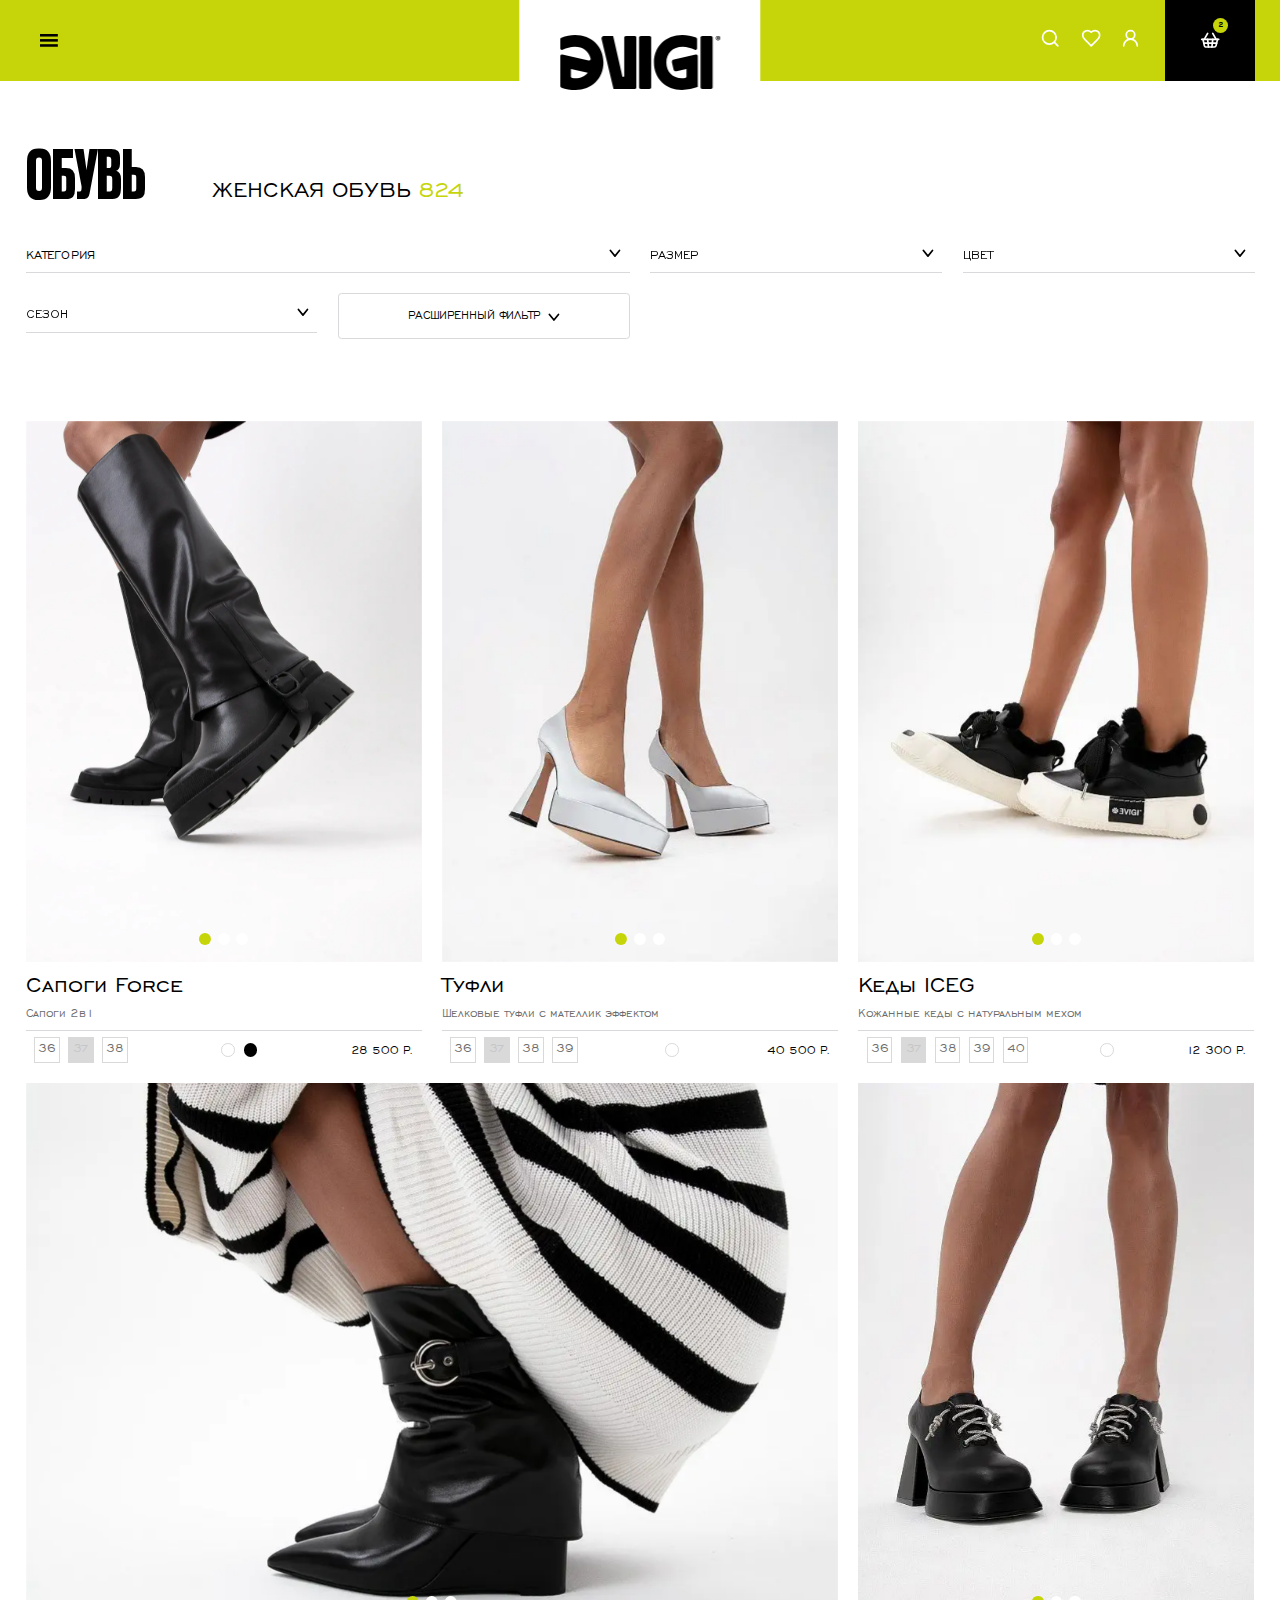
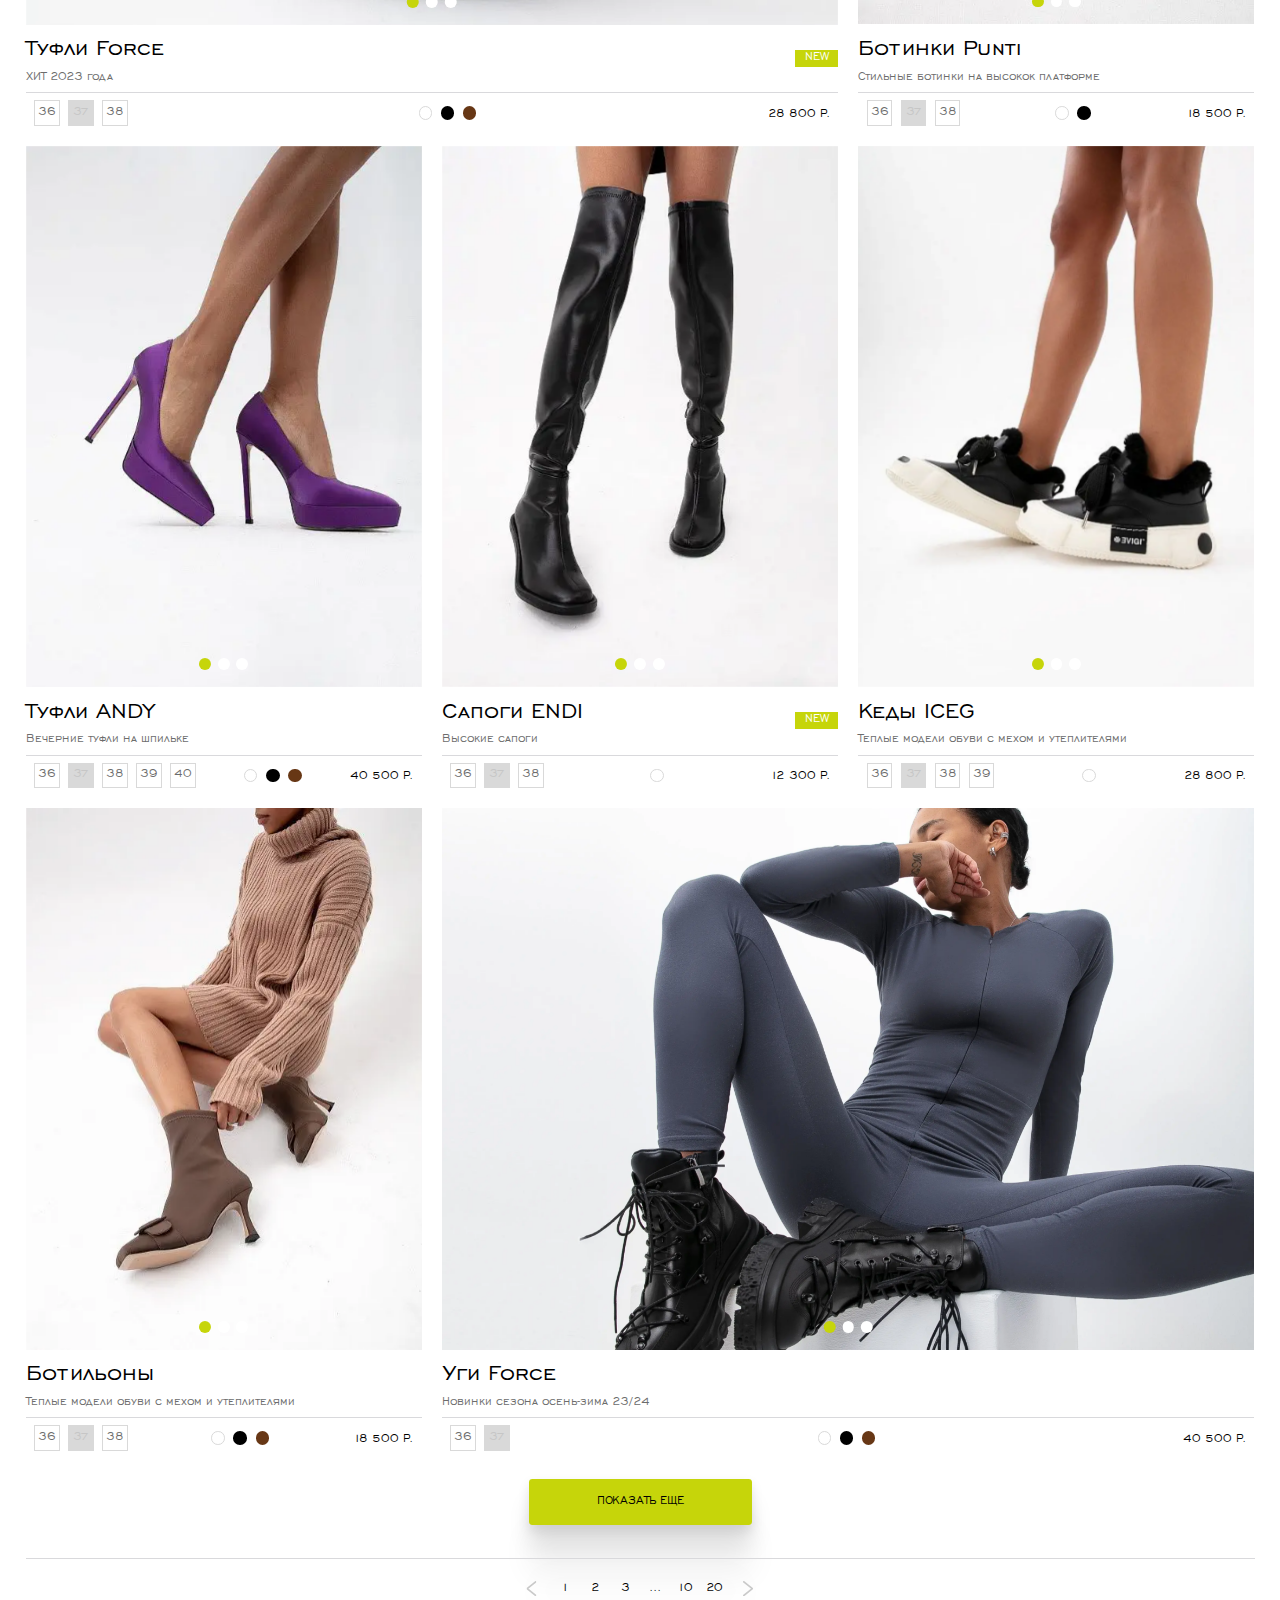
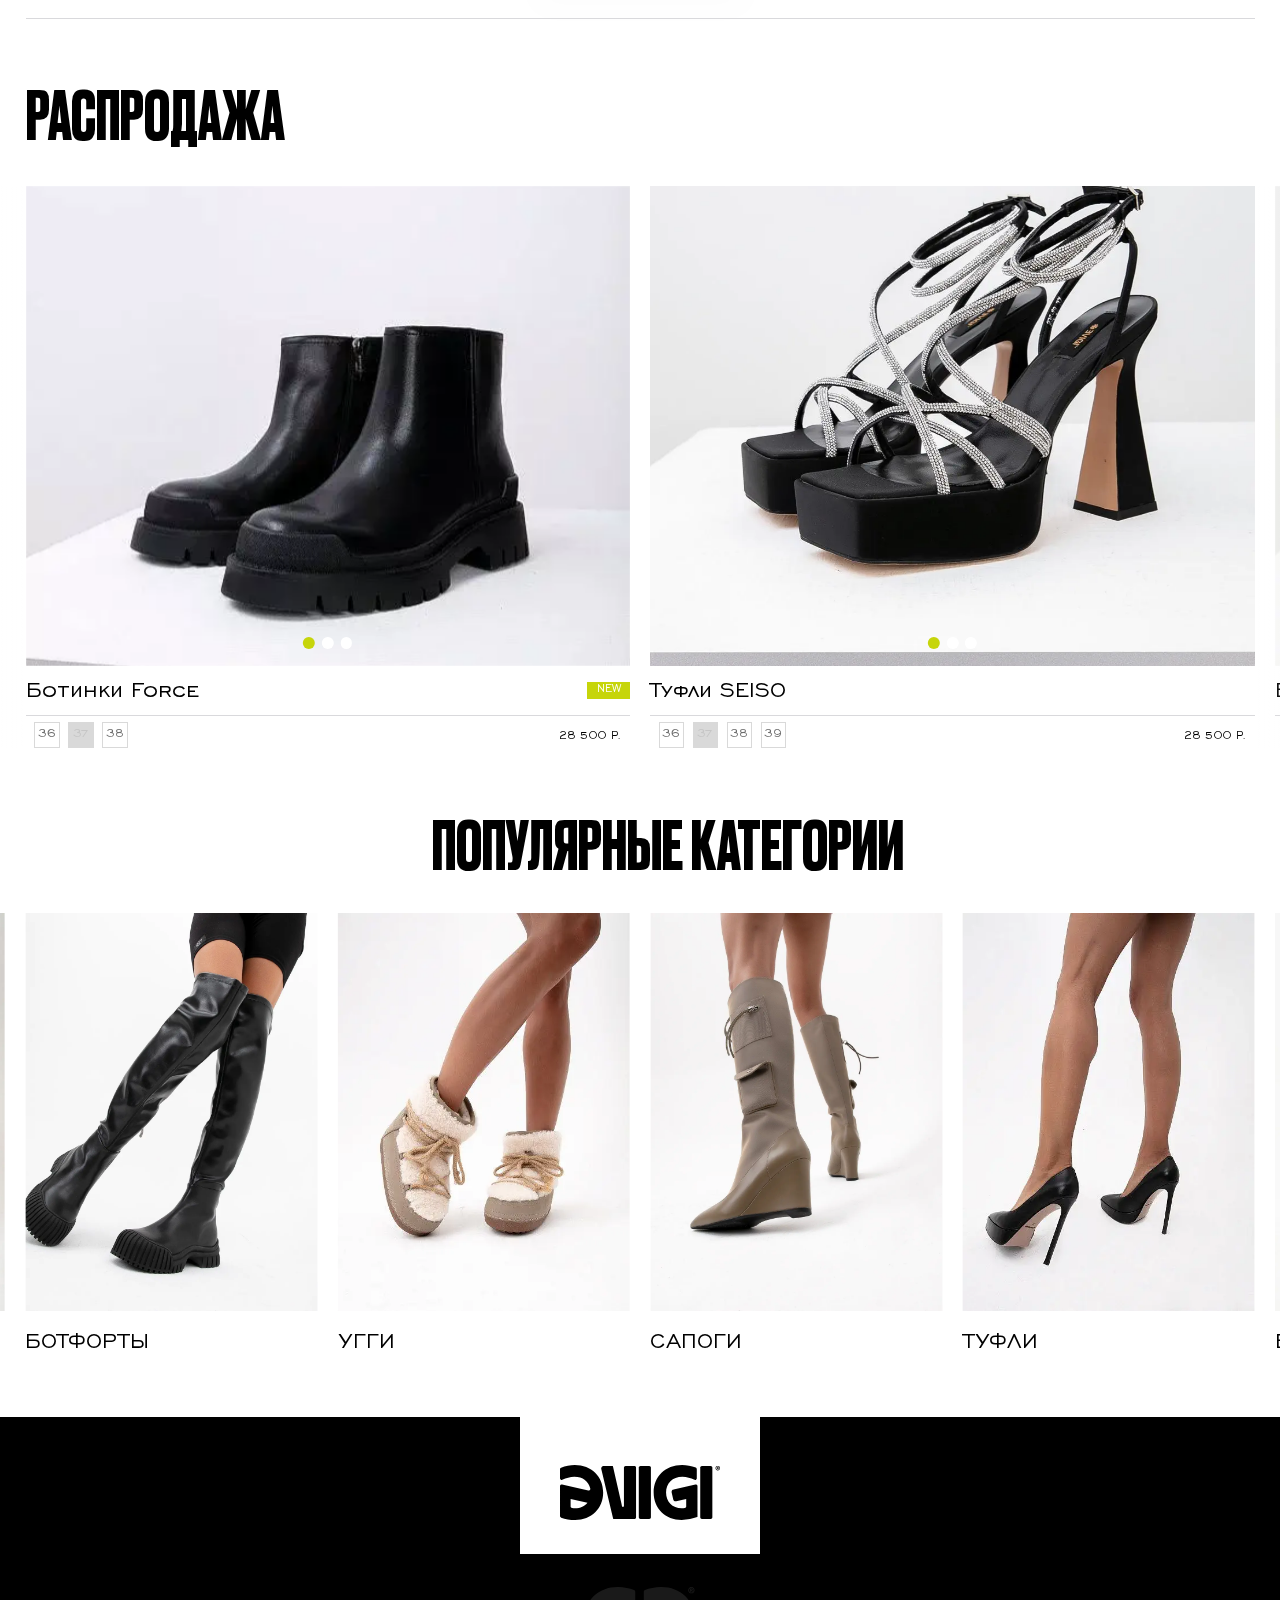
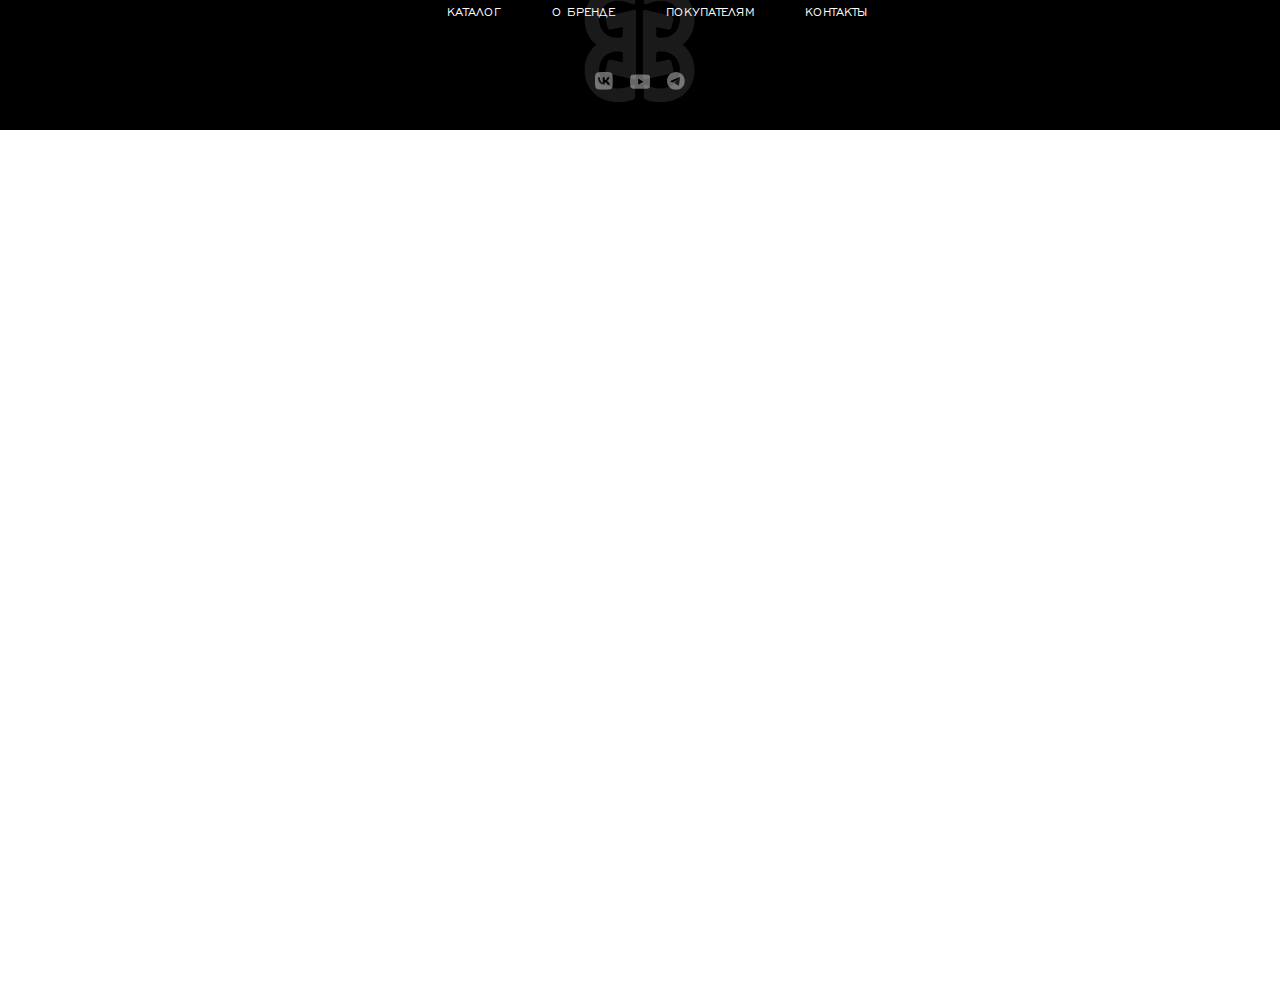
<file: category.html>
<!DOCTYPE html>
<html lang="ru">
    <head>
        <meta charset="UTF-8">
        <meta http-equiv="X-UA-Compatible" content="IE=edge">
        <meta http-equiv="Cache-Control" content="no-cache">
        <meta name="viewport" content="user-scalable=no, width=device-width, height=device-height">
        <meta name="description" content="Описание сайта">
        <meta name="keywords" content="Ключевые слова">
        <title>Заголовок сайта</title>
        <meta name="robots" content="index, follow">
        <meta name="HandheldFriendly" content="True">
        <meta name="format-detection" content="telephone=no">
        <meta name="format-detection" content="date=no">
        <meta name="format-detection" content="address=no">
        <meta name="format-detection" content="email=no">
        <meta name="application-name" content="Заголовок сайта">
        <meta name="color-scheme" content="only light">
        <meta property="og:title" content="Заголовок сайта">
        <meta property="og:type" content="website">
        <meta property="og:description" content="Описание сайта">
        <meta property="og:image" content="Изображение">
        <meta property="og:site_name" content="Заголовок сайта">
        <link rel="icon" href="images/favicon.png" type="image/png">
        <link rel="stylesheet" href="scripts/swiper/swiper-bundle.min.css">
        <link rel="stylesheet" href="css/common.css">
        <link rel="stylesheet" href="css/category.css">
        <script defer src="scripts/swiper/swiper-bundle.min.js"></script>
        <script defer src="scripts/main.js"></script>
        <script defer src="scripts/modal.js"></script>
        <script defer src="scripts/phone.js" data-reload></script>
        <script defer src="scripts/lightbox.js"></script>
        <script defer src="scripts/accordion.js"></script>
        <script defer src="scripts/quantity.js"></script>
    </head>
    <body>
        <header>
            <div class="container"><a class="menu" onclick="headerOpen('menu')">
                    <div class="open"><svg width="21" height="15" viewBox="0 0 21 15" fill="none" xmlns="http://www.w3.org/2000/svg">
<rect width="21" height="3" fill="black"/>
<rect y="6" width="21" height="3" fill="black"/>
<rect y="12" width="21" height="3" fill="black"/>
</svg>

                    </div>
                    <div class="close"><svg width="16" height="16" viewBox="0 0 16 16" fill="none" xmlns="http://www.w3.org/2000/svg">
<path d="M5 5L11 11" stroke="black" stroke-linecap="round" stroke-linejoin="round"/>
<path d="M5 11L11 5" stroke="black" stroke-linecap="round" stroke-linejoin="round"/>
</svg>

                    </div></a>
                <menu><a class="catalog" onclick="headerOpen('catalog')"><svg width="21" height="15" viewBox="0 0 21 15" fill="none" xmlns="http://www.w3.org/2000/svg">
<rect width="21" height="3" fill="black"/>
<rect y="6" width="21" height="3" fill="black"/>
<rect y="12" width="21" height="3" fill="black"/>
</svg>
<span>Каталог</span></a><a href="index.html"><span>О бренде</span></a><a class="logotype" href="index.html"><img src="images/svg/logotype.svg" alt=""></a><a href="index.html"><span>Покупателям</span></a><a href="index.html"><span>Контакты</span></a></menu>
                <div class="personal">
                    <div class="search" onclick="headerOpen('search')"><svg width="24" height="24" viewBox="0 0 24 24" fill="none" xmlns="http://www.w3.org/2000/svg">
<path d="M11 19C15.4183 19 19 15.4183 19 11C19 6.58172 15.4183 3 11 3C6.58172 3 3 6.58172 3 11C3 15.4183 6.58172 19 11 19Z" stroke="black" stroke-width="2" stroke-linecap="round" stroke-linejoin="round"/>
<path d="M20.9992 21L16.6992 16.7" stroke="black" stroke-width="2" stroke-linecap="round" stroke-linejoin="round"/>
</svg>

                    </div>
                    <div class="favourite"><svg width="24" height="24" viewBox="0 0 24 24" fill="none" xmlns="http://www.w3.org/2000/svg">
<path d="M19 14C20.49 12.54 22 10.79 22 8.5C22 7.04131 21.4205 5.64236 20.3891 4.61091C19.3576 3.57946 17.9587 3 16.5 3C14.74 3 13.5 3.5 12 5C10.5 3.5 9.26 3 7.5 3C6.04131 3 4.64236 3.57946 3.61091 4.61091C2.57946 5.64236 2 7.04131 2 8.5C2 10.8 3.5 12.55 5 14L12 21L19 14Z" stroke="black" stroke-width="2" stroke-linecap="round" stroke-linejoin="round"/>
</svg>

                    </div>
                    <div class="sign"><svg width="21" height="24" viewBox="0 0 21 24" fill="none" xmlns="http://www.w3.org/2000/svg">
<path d="M18 21C18 18.8783 17.1571 16.8434 15.6569 15.3431C14.1566 13.8429 12.1217 13 10 13C7.87827 13 5.84344 13.8429 4.34315 15.3431C2.84285 16.8434 2 18.8783 2 21" stroke="black" stroke-width="2" stroke-linecap="round" stroke-linejoin="round"/>
<path d="M10 13C12.7614 13 15 10.7614 15 8C15 5.23858 12.7614 3 10 3C7.23858 3 5 5.23858 5 8C5 10.7614 7.23858 13 10 13Z" stroke="black" stroke-width="2" stroke-linecap="round" stroke-linejoin="round"/>
</svg>

                    </div>
                </div><a class="cart" href="cart.html"><svg width="24" height="24" viewBox="0 0 24 24" fill="none" xmlns="http://www.w3.org/2000/svg">
<path d="M5 11L9 4" stroke="black" stroke-width="2" stroke-linecap="round" stroke-linejoin="round"/>
<path d="M19 11L15 4" stroke="black" stroke-width="2" stroke-linecap="round" stroke-linejoin="round"/>
<path d="M2 11H22" stroke="black" stroke-width="2" stroke-linecap="round" stroke-linejoin="round"/>
<path d="M3.5 11L5.1 18.4C5.1935 18.8586 5.44485 19.2698 5.81028 19.5621C6.17572 19.8545 6.63211 20.0094 7.1 20H16.9C17.8 20 18.7 19.3 18.9 18.4L20.6 11" stroke="black" stroke-width="2" stroke-linecap="round" stroke-linejoin="round"/>
<path d="M9 11L10 20" stroke="black" stroke-width="2" stroke-linecap="round" stroke-linejoin="round"/>
<path d="M4.5 15.5H19.5" stroke="black" stroke-width="2" stroke-linecap="round" stroke-linejoin="round"/>
<path d="M15 11L14 20" stroke="black" stroke-width="2" stroke-linecap="round" stroke-linejoin="round"/>
</svg>

                    <div class="count"><span>2</span></div></a>
            </div>
            <section class="search">
                <div class="parent_wrap">
                    <div class="child_wrap">
                        <form>
                            <div class="search"><svg width="24" height="24" viewBox="0 0 24 24" fill="none" xmlns="http://www.w3.org/2000/svg">
<path d="M11 19C15.4183 19 19 15.4183 19 11C19 6.58172 15.4183 3 11 3C6.58172 3 3 6.58172 3 11C3 15.4183 6.58172 19 11 19Z" stroke="black" stroke-width="2" stroke-linecap="round" stroke-linejoin="round"/>
<path d="M20.9992 21L16.6992 16.7" stroke="black" stroke-width="2" stroke-linecap="round" stroke-linejoin="round"/>
</svg>

                            </div>
                            <input type="search" name="search" placeholder="Поиск">
                        </form>
                        <div class="tags"><strong>Часто ищут</strong>
                            <div class="list"><a href="index.html">казаки</a><a href="index.html">лоферы</a><a href="index.html">Туфли</a><a href="index.html">Кроссовки</a></div>
                        </div>
                        <div class="products"><strong>Популярные товары</strong>
                            <div class="list"><a class="product" href="product.html">
                                            <div class="favourite" onclick="event.preventDefault(); this.classList.toggle('active')"><svg width="24" height="24" viewBox="0 0 24 24" fill="none" xmlns="http://www.w3.org/2000/svg">
<path d="M19 14C20.49 12.54 22 10.79 22 8.5C22 7.04131 21.4205 5.64236 20.3891 4.61091C19.3576 3.57946 17.9587 3 16.5 3C14.74 3 13.5 3.5 12 5C10.5 3.5 9.26 3 7.5 3C6.04131 3 4.64236 3.57946 3.61091 4.61091C2.57946 5.64236 2 7.04131 2 8.5C2 10.8 3.5 12.55 5 14L12 21L19 14Z" stroke="black" stroke-width="2" stroke-linecap="round" stroke-linejoin="round"/>
</svg>

                                            </div>
                                            <div class="swiper">
                                                <div class="swiper-wrapper">
                                                    <div class="swiper-slide"><img src="images/webp/1.webp" alt=""></div>
                                                    <div class="swiper-slide"><img src="images/webp/1.webp" alt=""></div>
                                                    <div class="swiper-slide"><img src="images/webp/1.webp" alt=""></div>
                                                </div>
                                                <div class="swiper-pagination"></div>
                                            </div>
                                            <div class="title">
                                                <div><strong>Ботинки Punti</strong><span>Теплые модели обуви с мехом и утеплителями</span>
                                                </div>
                                            </div>
                                            <div class="options">
                                                <div class="sizes">
                                                </div>
                                                <div class="colors">
                                                </div><span class="price"></span>
                                            </div></a><a class="product" href="product.html">
                                            <div class="favourite" onclick="event.preventDefault(); this.classList.toggle('active')"><svg width="24" height="24" viewBox="0 0 24 24" fill="none" xmlns="http://www.w3.org/2000/svg">
<path d="M19 14C20.49 12.54 22 10.79 22 8.5C22 7.04131 21.4205 5.64236 20.3891 4.61091C19.3576 3.57946 17.9587 3 16.5 3C14.74 3 13.5 3.5 12 5C10.5 3.5 9.26 3 7.5 3C6.04131 3 4.64236 3.57946 3.61091 4.61091C2.57946 5.64236 2 7.04131 2 8.5C2 10.8 3.5 12.55 5 14L12 21L19 14Z" stroke="black" stroke-width="2" stroke-linecap="round" stroke-linejoin="round"/>
</svg>

                                            </div>
                                            <div class="swiper">
                                                <div class="swiper-wrapper">
                                                    <div class="swiper-slide"><img src="images/webp/2.webp" alt=""></div>
                                                    <div class="swiper-slide"><img src="images/webp/2.webp" alt=""></div>
                                                    <div class="swiper-slide"><img src="images/webp/2.webp" alt=""></div>
                                                </div>
                                                <div class="swiper-pagination"></div>
                                            </div>
                                            <div class="title">
                                                <div><strong>Сапоги</strong><span>Новинки сезона осень-зима 23/24</span>
                                                </div>
                                            </div>
                                            <div class="options">
                                                <div class="sizes">
                                                </div>
                                                <div class="colors">
                                                </div><span class="price"></span>
                                            </div></a><a class="product" href="product.html">
                                            <div class="favourite" onclick="event.preventDefault(); this.classList.toggle('active')"><svg width="24" height="24" viewBox="0 0 24 24" fill="none" xmlns="http://www.w3.org/2000/svg">
<path d="M19 14C20.49 12.54 22 10.79 22 8.5C22 7.04131 21.4205 5.64236 20.3891 4.61091C19.3576 3.57946 17.9587 3 16.5 3C14.74 3 13.5 3.5 12 5C10.5 3.5 9.26 3 7.5 3C6.04131 3 4.64236 3.57946 3.61091 4.61091C2.57946 5.64236 2 7.04131 2 8.5C2 10.8 3.5 12.55 5 14L12 21L19 14Z" stroke="black" stroke-width="2" stroke-linecap="round" stroke-linejoin="round"/>
</svg>

                                            </div>
                                            <div class="swiper">
                                                <div class="swiper-wrapper">
                                                    <div class="swiper-slide"><img src="images/webp/3.webp" alt=""></div>
                                                    <div class="swiper-slide"><img src="images/webp/3.webp" alt=""></div>
                                                    <div class="swiper-slide"><img src="images/webp/3.webp" alt=""></div>
                                                </div>
                                                <div class="swiper-pagination"></div>
                                            </div>
                                            <div class="title">
                                                <div><strong>Кеды с мехом</strong><span>Теплые модели обуви с мехом и утеплителями</span>
                                                </div>
                                            </div>
                                            <div class="options">
                                                <div class="sizes">
                                                </div>
                                                <div class="colors">
                                                </div><span class="price"></span>
                                            </div></a><a class="product" href="product.html">
                                            <div class="favourite" onclick="event.preventDefault(); this.classList.toggle('active')"><svg width="24" height="24" viewBox="0 0 24 24" fill="none" xmlns="http://www.w3.org/2000/svg">
<path d="M19 14C20.49 12.54 22 10.79 22 8.5C22 7.04131 21.4205 5.64236 20.3891 4.61091C19.3576 3.57946 17.9587 3 16.5 3C14.74 3 13.5 3.5 12 5C10.5 3.5 9.26 3 7.5 3C6.04131 3 4.64236 3.57946 3.61091 4.61091C2.57946 5.64236 2 7.04131 2 8.5C2 10.8 3.5 12.55 5 14L12 21L19 14Z" stroke="black" stroke-width="2" stroke-linecap="round" stroke-linejoin="round"/>
</svg>

                                            </div>
                                            <div class="swiper">
                                                <div class="swiper-wrapper">
                                                    <div class="swiper-slide"><img src="images/webp/4.webp" alt=""></div>
                                                    <div class="swiper-slide"><img src="images/webp/4.webp" alt=""></div>
                                                    <div class="swiper-slide"><img src="images/webp/4.webp" alt=""></div>
                                                </div>
                                                <div class="swiper-pagination"></div>
                                            </div>
                                            <div class="title">
                                                <div><strong>Кроссовки</strong><span>Теплые модели обуви с мехом и утеплителями</span>
                                                </div>
                                            </div>
                                            <div class="options">
                                                <div class="sizes">
                                                </div>
                                                <div class="colors">
                                                </div><span class="price"></span>
                                            </div></a>
                            </div>
                        </div>
                    </div>
                </div>
            </section>
            <section class="catalog">
                <div class="parent_wrap">
                    <div class="child_wrap">
                        <ul class="menu">
                            <li><a href="category.html" style="color: #C3C3C3">Все</a></li>
                            <li onclick="event.preventDefault(); this.parentNode.nextElementSibling.classList.toggle('active'); this.classList.toggle('active')"><a href="category.html">Обувь
                                    <div class="arrow"><svg width="14" height="10" viewBox="0 0 14 10" fill="none" xmlns="http://www.w3.org/2000/svg">
<g clip-path="url(#clip0_2863_819)">
<path d="M12.334 1.66675L7.00065 8.33341L1.66732 1.66675" stroke="black" stroke-width="2" stroke-linecap="round" stroke-linejoin="round"/>
</g>
<defs>
<clipPath id="clip0_2863_819">
<rect width="10" height="14" fill="white" transform="translate(14) rotate(90)"/>
</clipPath>
</defs>
</svg>

                                    </div></a></li>
                            <li><a href="category.html">Новинки</a></li>
                            <li><a href="category.html">Хиты</a></li>
                            <li><a href="category.html">Распродажа</a></li>
                            <li><a href="category.html" style="color: #EB1461">Barbiecore</a></li>
                        </ul>
                        <div class="submenu">
                            <div class="submenu_wrap">
                                <ul class="submenu">
                                    <li><a href="category.html">Босоножки</a></li>
                                    <li><a href="category.html">Ботинки</a></li>
                                    <li><a href="category.html">Казаки</a></li>
                                    <li><a href="category.html">Сапоги</a></li>
                                    <li><a href="category.html">Лоферы</a></li>
                                    <li><a href="category.html">Полуботинки</a></li>
                                    <li><a href="category.html">Балетки</a></li>
                                    <li><a href="category.html">Ботильоны</a></li>
                                    <li><a href="category.html">Ботфорты</a></li>
                                    <li><a href="category.html">Кроссовки</a></li>
                                    <li><a href="category.html">Туфли</a></li>
                                    <li><a href="category.html">Пантолеты</a></li>
                                    <li><a href="category.html">Сандали</a></li>
                                    <li><a href="category.html">Угги</a></li>
                                </ul>
                            </div>
                        </div>
                        <div class="products"><a class="product" href="product.html">
                                        <div class="favourite" onclick="event.preventDefault(); this.classList.toggle('active')"><svg width="24" height="24" viewBox="0 0 24 24" fill="none" xmlns="http://www.w3.org/2000/svg">
<path d="M19 14C20.49 12.54 22 10.79 22 8.5C22 7.04131 21.4205 5.64236 20.3891 4.61091C19.3576 3.57946 17.9587 3 16.5 3C14.74 3 13.5 3.5 12 5C10.5 3.5 9.26 3 7.5 3C6.04131 3 4.64236 3.57946 3.61091 4.61091C2.57946 5.64236 2 7.04131 2 8.5C2 10.8 3.5 12.55 5 14L12 21L19 14Z" stroke="black" stroke-width="2" stroke-linecap="round" stroke-linejoin="round"/>
</svg>

                                        </div>
                                        <div class="swiper">
                                            <div class="swiper-wrapper">
                                                <div class="swiper-slide"><img src="images/webp/63.webp" alt=""></div>
                                                <div class="swiper-slide"><img src="images/webp/63.webp" alt=""></div>
                                                <div class="swiper-slide"><img src="images/webp/63.webp" alt=""></div>
                                            </div>
                                            <div class="swiper-pagination"></div>
                                        </div>
                                        <div class="title">
                                            <div><strong>Ботинки Punti</strong>
                                            </div>
                                            <div class="tag">New</div>
                                        </div>
                                        <div class="options">
                                            <div class="sizes">
                                            </div>
                                            <div class="colors">
                                            </div><span class="price">28 500 Р.</span>
                                        </div></a><a class="product" href="product.html">
                                        <div class="favourite" onclick="event.preventDefault(); this.classList.toggle('active')"><svg width="24" height="24" viewBox="0 0 24 24" fill="none" xmlns="http://www.w3.org/2000/svg">
<path d="M19 14C20.49 12.54 22 10.79 22 8.5C22 7.04131 21.4205 5.64236 20.3891 4.61091C19.3576 3.57946 17.9587 3 16.5 3C14.74 3 13.5 3.5 12 5C10.5 3.5 9.26 3 7.5 3C6.04131 3 4.64236 3.57946 3.61091 4.61091C2.57946 5.64236 2 7.04131 2 8.5C2 10.8 3.5 12.55 5 14L12 21L19 14Z" stroke="black" stroke-width="2" stroke-linecap="round" stroke-linejoin="round"/>
</svg>

                                        </div>
                                        <div class="swiper">
                                            <div class="swiper-wrapper">
                                                <div class="swiper-slide"><img src="images/webp/64.webp" alt=""></div>
                                                <div class="swiper-slide"><img src="images/webp/64.webp" alt=""></div>
                                                <div class="swiper-slide"><img src="images/webp/64.webp" alt=""></div>
                                            </div>
                                            <div class="swiper-pagination"></div>
                                        </div>
                                        <div class="title">
                                            <div><strong>Сапоги</strong>
                                            </div>
                                            <div class="tag">New</div>
                                        </div>
                                        <div class="options">
                                            <div class="sizes">
                                            </div>
                                            <div class="colors">
                                            </div><span class="price">28 500 Р.</span>
                                        </div></a><a class="product" href="product.html">
                                        <div class="favourite" onclick="event.preventDefault(); this.classList.toggle('active')"><svg width="24" height="24" viewBox="0 0 24 24" fill="none" xmlns="http://www.w3.org/2000/svg">
<path d="M19 14C20.49 12.54 22 10.79 22 8.5C22 7.04131 21.4205 5.64236 20.3891 4.61091C19.3576 3.57946 17.9587 3 16.5 3C14.74 3 13.5 3.5 12 5C10.5 3.5 9.26 3 7.5 3C6.04131 3 4.64236 3.57946 3.61091 4.61091C2.57946 5.64236 2 7.04131 2 8.5C2 10.8 3.5 12.55 5 14L12 21L19 14Z" stroke="black" stroke-width="2" stroke-linecap="round" stroke-linejoin="round"/>
</svg>

                                        </div>
                                        <div class="swiper">
                                            <div class="swiper-wrapper">
                                                <div class="swiper-slide"><img src="images/webp/65.webp" alt=""></div>
                                                <div class="swiper-slide"><img src="images/webp/65.webp" alt=""></div>
                                                <div class="swiper-slide"><img src="images/webp/65.webp" alt=""></div>
                                            </div>
                                            <div class="swiper-pagination"></div>
                                        </div>
                                        <div class="title">
                                            <div><strong>Кеды с мехом</strong>
                                            </div>
                                            <div class="tag">New</div>
                                        </div>
                                        <div class="options">
                                            <div class="sizes">
                                            </div>
                                            <div class="colors">
                                            </div><span class="price">28 500 Р.</span>
                                        </div></a>
                        </div>
                    </div>
                </div>
            </section>
            <section class="menu">
                <div class="parent_wrap">
                    <div class="child_wrap">
                        <ul class="menu">
                            <li><a href="category.html">Все</a></li>
                            <li onclick="this.classList.toggle('active')"><a>Обувь
                                    <div class="arrow"><svg width="14" height="10" viewBox="0 0 14 10" fill="none" xmlns="http://www.w3.org/2000/svg">
<g clip-path="url(#clip0_2863_819)">
<path d="M12.334 1.66675L7.00065 8.33341L1.66732 1.66675" stroke="black" stroke-width="2" stroke-linecap="round" stroke-linejoin="round"/>
</g>
<defs>
<clipPath id="clip0_2863_819">
<rect width="10" height="14" fill="white" transform="translate(14) rotate(90)"/>
</clipPath>
</defs>
</svg>

                                    </div></a>
                                <ul>
                                    <li><a href="category.html">Босоножки</a></li>
                                    <li><a href="category.html">Ботинки</a></li>
                                    <li><a href="category.html">Казаки</a></li>
                                    <li><a href="category.html">Сапоги</a></li>
                                    <li><a href="category.html">Лоферы</a></li>
                                    <li><a href="category.html">Полуботинки</a></li>
                                    <li><a href="category.html">Балетки</a></li>
                                    <li><a href="category.html">Ботильоны</a></li>
                                    <li><a href="category.html">Ботфорты</a></li>
                                    <li><a href="category.html">Кроссовки</a></li>
                                    <li><a href="category.html">Туфли</a></li>
                                    <li><a href="category.html">Пантолеты</a></li>
                                    <li><a href="category.html">Сандали</a></li>
                                    <li><a href="category.html">Угги</a></li>
                                </ul>
                            </li>
                            <li><a href="category.html">Новинки</a></li>
                            <li><a href="category.html">Хиты</a></li>
                            <li><a href="category.html">Распродажа</a></li>
                            <li><a href="category.html" style="color: #EB1461">Barbiecore</a></li>
                        </ul>
                    </div>
                </div>
            </section>
        </header>
        <main>
            <section class="main">
                <div class="container">
                    <div class="title">
                        <h1>Обувь</h1><strong>Женская обувь <span>824</span></strong>
                    </div>
                    <form class="filter">
                        <div class="filter">
                                        <fieldset class="select select_category">
                                            <div class="select_current" tabindex="0">
                                                <input type="radio" id="select_category" value="Категория" name="select_category" checked><span>Категория</span>
                                                <input type="radio" id="select_category_0" value="Балетки" name="select_category"><span>Балетки</span>
                                                <input type="radio" id="select_category_1" value="Босоножки" name="select_category"><span>Босоножки</span>
                                                <input type="radio" id="select_category_2" value="Ботильоны" name="select_category"><span>Ботильоны</span>
                                                <input type="radio" id="select_category_3" value="Ботинки" name="select_category"><span>Ботинки</span>
                                                <input type="radio" id="select_category_4" value="Казаки" name="select_category"><span>Казаки</span>
                                                <input type="radio" id="select_category_5" value="Кроссовки и кеды" name="select_category"><span>Кроссовки и кеды</span>
                                                <input type="radio" id="select_category_6" value="Сабо и мюли" name="select_category"><span>Сабо и мюли</span>
                                                <input type="radio" id="select_category_7" value="Сандалии" name="select_category"><span>Сандалии</span>
                                                <input type="radio" id="select_category_8" value="Сапоги" name="select_category"><span>Сапоги</span>
                                                <input type="radio" id="select_category_9" value="Туфли" name="select_category"><span>Туфли</span>
                                                <div class="arrow"><svg width="14" height="10" viewBox="0 0 14 10" fill="none" xmlns="http://www.w3.org/2000/svg">
<g clip-path="url(#clip0_2863_819)">
<path d="M12.334 1.66675L7.00065 8.33341L1.66732 1.66675" stroke="black" stroke-width="2" stroke-linecap="round" stroke-linejoin="round"/>
</g>
<defs>
<clipPath id="clip0_2863_819">
<rect width="10" height="14" fill="white" transform="translate(14) rotate(90)"/>
</clipPath>
</defs>
</svg>

                                                </div>
                                            </div>
                                            <div class="select_list">
                                                <label for="select_category_0">Балетки</label>
                                                <label for="select_category_1">Босоножки</label>
                                                <label for="select_category_2">Ботильоны</label>
                                                <label for="select_category_3">Ботинки</label>
                                                <label for="select_category_4">Казаки</label>
                                                <label for="select_category_5">Кроссовки и кеды</label>
                                                <label for="select_category_6">Сабо и мюли</label>
                                                <label for="select_category_7">Сандалии</label>
                                                <label for="select_category_8">Сапоги</label>
                                                <label for="select_category_9">Туфли</label>
                                            </div>
                                        </fieldset>
                                        <fieldset class="select select_size">
                                            <div class="select_current" tabindex="0">
                                                <input type="radio" id="select_size" value="Размер" name="select_size" checked><span>Размер</span>
                                                <input type="radio" id="select_size_0" value="35" name="select_size"><span>35</span>
                                                <input type="radio" id="select_size_1" value="36" name="select_size"><span>36</span>
                                                <input type="radio" id="select_size_2" value="37" name="select_size"><span>37</span>
                                                <input type="radio" id="select_size_3" value="38" name="select_size"><span>38</span>
                                                <input type="radio" id="select_size_4" value="39" name="select_size"><span>39</span>
                                                <input type="radio" id="select_size_5" value="40" name="select_size"><span>40</span>
                                                <input type="radio" id="select_size_6" value="41" name="select_size"><span>41</span>
                                                <div class="arrow"><svg width="14" height="10" viewBox="0 0 14 10" fill="none" xmlns="http://www.w3.org/2000/svg">
<g clip-path="url(#clip0_2863_819)">
<path d="M12.334 1.66675L7.00065 8.33341L1.66732 1.66675" stroke="black" stroke-width="2" stroke-linecap="round" stroke-linejoin="round"/>
</g>
<defs>
<clipPath id="clip0_2863_819">
<rect width="10" height="14" fill="white" transform="translate(14) rotate(90)"/>
</clipPath>
</defs>
</svg>

                                                </div>
                                            </div>
                                            <div class="select_list">
                                                <label for="select_size_0">35</label>
                                                <label for="select_size_1">36</label>
                                                <label for="select_size_2">37</label>
                                                <label for="select_size_3">38</label>
                                                <label for="select_size_4">39</label>
                                                <label for="select_size_5">40</label>
                                                <label for="select_size_6">41</label>
                                            </div>
                                        </fieldset>
                                        <fieldset class="select select_color">
                                            <div class="select_current" tabindex="0">
                                                <input type="radio" id="select_color" value="Цвет" name="select_color" checked><span>Цвет</span>
                                                <input type="radio" id="select_color_0" value="Бежевый" name="select_color"><span>Бежевый</span>
                                                <input type="radio" id="select_color_1" value="Белый" name="select_color"><span>Белый</span>
                                                <input type="radio" id="select_color_2" value="Молочный" name="select_color"><span>Молочный</span>
                                                <input type="radio" id="select_color_3" value="Рептилия" name="select_color"><span>Рептилия</span>
                                                <input type="radio" id="select_color_4" value="Красный" name="select_color"><span>Красный</span>
                                                <input type="radio" id="select_color_5" value="Фуксия" name="select_color"><span>Фуксия</span>
                                                <input type="radio" id="select_color_6" value="Цветные" name="select_color"><span>Цветные</span>
                                                <input type="radio" id="select_color_7" value="Черный" name="select_color"><span>Черный</span>
                                                <input type="radio" id="select_color_8" value="Фиолетовый" name="select_color"><span>Фиолетовый</span>
                                                <input type="radio" id="select_color_9" value="Зеленый" name="select_color"><span>Зеленый</span>
                                                <input type="radio" id="select_color_10" value="Синий" name="select_color"><span>Синий</span>
                                                <input type="radio" id="select_color_11" value="Охра" name="select_color"><span>Охра</span>
                                                <input type="radio" id="select_color_12" value="Мультиколор" name="select_color"><span>Мультиколор</span>
                                                <input type="radio" id="select_color_13" value="Серый" name="select_color"><span>Серый</span>
                                                <input type="radio" id="select_color_14" value="Черный/Белый" name="select_color"><span>Черный/Белый</span>
                                                <input type="radio" id="select_color_15" value="Бежевый/Черный" name="select_color"><span>Бежевый/Черный</span>
                                                <input type="radio" id="select_color_16" value="Белый/Черный" name="select_color"><span>Белый/Черный</span>
                                                <input type="radio" id="select_color_17" value="Бежевый/Красный" name="select_color"><span>Бежевый/Красный</span>
                                                <input type="radio" id="select_color_18" value="Каппучино" name="select_color"><span>Каппучино</span>
                                                <input type="radio" id="select_color_19" value="Молочный" name="select_color"><span>Молочный</span>
                                                <input type="radio" id="select_color_20" value="Серебристый" name="select_color"><span>Серебристый</span>
                                                <input type="radio" id="select_color_21" value="Золотой" name="select_color"><span>Золотой</span>
                                                <input type="radio" id="select_color_22" value="Лайм" name="select_color"><span>Лайм</span>
                                                <input type="radio" id="select_color_23" value="Леопардовый" name="select_color"><span>Леопардовый</span>
                                                <input type="radio" id="select_color_24" value="Оранжевый" name="select_color"><span>Оранжевый</span>
                                                <input type="radio" id="select_color_25" value="Серый/питон" name="select_color"><span>Серый/питон</span>
                                                <input type="radio" id="select_color_26" value="Терракот" name="select_color"><span>Терракот</span>
                                                <input type="radio" id="select_color_27" value="Хаки" name="select_color"><span>Хаки</span>
                                                <div class="arrow"><svg width="14" height="10" viewBox="0 0 14 10" fill="none" xmlns="http://www.w3.org/2000/svg">
<g clip-path="url(#clip0_2863_819)">
<path d="M12.334 1.66675L7.00065 8.33341L1.66732 1.66675" stroke="black" stroke-width="2" stroke-linecap="round" stroke-linejoin="round"/>
</g>
<defs>
<clipPath id="clip0_2863_819">
<rect width="10" height="14" fill="white" transform="translate(14) rotate(90)"/>
</clipPath>
</defs>
</svg>

                                                </div>
                                            </div>
                                            <div class="select_list">
                                                <label for="select_color_0">Бежевый</label>
                                                <label for="select_color_1">Белый</label>
                                                <label for="select_color_2">Молочный</label>
                                                <label for="select_color_3">Рептилия</label>
                                                <label for="select_color_4">Красный</label>
                                                <label for="select_color_5">Фуксия</label>
                                                <label for="select_color_6">Цветные</label>
                                                <label for="select_color_7">Черный</label>
                                                <label for="select_color_8">Фиолетовый</label>
                                                <label for="select_color_9">Зеленый</label>
                                                <label for="select_color_10">Синий</label>
                                                <label for="select_color_11">Охра</label>
                                                <label for="select_color_12">Мультиколор</label>
                                                <label for="select_color_13">Серый</label>
                                                <label for="select_color_14">Черный/Белый</label>
                                                <label for="select_color_15">Бежевый/Черный</label>
                                                <label for="select_color_16">Белый/Черный</label>
                                                <label for="select_color_17">Бежевый/Красный</label>
                                                <label for="select_color_18">Каппучино</label>
                                                <label for="select_color_19">Молочный</label>
                                                <label for="select_color_20">Серебристый</label>
                                                <label for="select_color_21">Золотой</label>
                                                <label for="select_color_22">Лайм</label>
                                                <label for="select_color_23">Леопардовый</label>
                                                <label for="select_color_24">Оранжевый</label>
                                                <label for="select_color_25">Серый/питон</label>
                                                <label for="select_color_26">Терракот</label>
                                                <label for="select_color_27">Хаки</label>
                                            </div>
                                        </fieldset>
                                        <fieldset class="select select_season">
                                            <div class="select_current" tabindex="0">
                                                <input type="radio" id="select_season" value="Сезон" name="select_season" checked><span>Сезон</span>
                                                <input type="radio" id="select_season_0" value="Зима" name="select_season"><span>Зима</span>
                                                <input type="radio" id="select_season_1" value="Лето" name="select_season"><span>Лето</span>
                                                <input type="radio" id="select_season_2" value="Мультисезон" name="select_season"><span>Мультисезон</span>
                                                <input type="radio" id="select_season_3" value="Демисезон" name="select_season"><span>Демисезон</span>
                                                <div class="arrow"><svg width="14" height="10" viewBox="0 0 14 10" fill="none" xmlns="http://www.w3.org/2000/svg">
<g clip-path="url(#clip0_2863_819)">
<path d="M12.334 1.66675L7.00065 8.33341L1.66732 1.66675" stroke="black" stroke-width="2" stroke-linecap="round" stroke-linejoin="round"/>
</g>
<defs>
<clipPath id="clip0_2863_819">
<rect width="10" height="14" fill="white" transform="translate(14) rotate(90)"/>
</clipPath>
</defs>
</svg>

                                                </div>
                                            </div>
                                            <div class="select_list">
                                                <label for="select_season_0">Зима</label>
                                                <label for="select_season_1">Лето</label>
                                                <label for="select_season_2">Мультисезон</label>
                                                <label for="select_season_3">Демисезон</label>
                                            </div>
                                        </fieldset>
                            <button onclick="event.preventDefault(); this.classList.toggle('active'); this.parentNode.nextElementSibling.classList.toggle('active')">
                                <pre>Расширенный фильтр</pre><svg width="14" height="10" viewBox="0 0 14 10" fill="none" xmlns="http://www.w3.org/2000/svg">
<g clip-path="url(#clip0_2863_819)">
<path d="M12.334 1.66675L7.00065 8.33341L1.66732 1.66675" stroke="black" stroke-width="2" stroke-linecap="round" stroke-linejoin="round"/>
</g>
<defs>
<clipPath id="clip0_2863_819">
<rect width="10" height="14" fill="white" transform="translate(14) rotate(90)"/>
</clipPath>
</defs>
</svg>

                            </button>
                        </div>
                        <div class="extend_filter">
                            <div class="wrap"><strong>Расширенный фильтр</strong>
                                <div class="selects">
                                                <fieldset class="select select_material">
                                                    <div class="select_current" tabindex="0">
                                                        <input type="radio" id="select_material" value="Материал" name="select_material" checked><span>Материал</span>
                                                        <input type="radio" id="select_material_0" value="Один" name="select_material"><span>Один</span>
                                                        <input type="radio" id="select_material_1" value="Два" name="select_material"><span>Два</span>
                                                        <input type="radio" id="select_material_2" value="Три" name="select_material"><span>Три</span>
                                                        <input type="radio" id="select_material_3" value="Четыре" name="select_material"><span>Четыре</span>
                                                        <input type="radio" id="select_material_4" value="Пять" name="select_material"><span>Пять</span>
                                                        <div class="arrow"><svg width="14" height="10" viewBox="0 0 14 10" fill="none" xmlns="http://www.w3.org/2000/svg">
<g clip-path="url(#clip0_2863_819)">
<path d="M12.334 1.66675L7.00065 8.33341L1.66732 1.66675" stroke="black" stroke-width="2" stroke-linecap="round" stroke-linejoin="round"/>
</g>
<defs>
<clipPath id="clip0_2863_819">
<rect width="10" height="14" fill="white" transform="translate(14) rotate(90)"/>
</clipPath>
</defs>
</svg>

                                                        </div>
                                                    </div>
                                                    <div class="select_list">
                                                        <label for="select_material_0">Один</label>
                                                        <label for="select_material_1">Два</label>
                                                        <label for="select_material_2">Три</label>
                                                        <label for="select_material_3">Четыре</label>
                                                        <label for="select_material_4">Пять</label>
                                                    </div>
                                                </fieldset>
                                                <fieldset class="select select_heel">
                                                    <div class="select_current" tabindex="0">
                                                        <input type="radio" id="select_heel" value="Каблук" name="select_heel" checked><span>Каблук</span>
                                                        <input type="radio" id="select_heel_0" value="Один" name="select_heel"><span>Один</span>
                                                        <input type="radio" id="select_heel_1" value="Два" name="select_heel"><span>Два</span>
                                                        <input type="radio" id="select_heel_2" value="Три" name="select_heel"><span>Три</span>
                                                        <input type="radio" id="select_heel_3" value="Четыре" name="select_heel"><span>Четыре</span>
                                                        <input type="radio" id="select_heel_4" value="Пять" name="select_heel"><span>Пять</span>
                                                        <div class="arrow"><svg width="14" height="10" viewBox="0 0 14 10" fill="none" xmlns="http://www.w3.org/2000/svg">
<g clip-path="url(#clip0_2863_819)">
<path d="M12.334 1.66675L7.00065 8.33341L1.66732 1.66675" stroke="black" stroke-width="2" stroke-linecap="round" stroke-linejoin="round"/>
</g>
<defs>
<clipPath id="clip0_2863_819">
<rect width="10" height="14" fill="white" transform="translate(14) rotate(90)"/>
</clipPath>
</defs>
</svg>

                                                        </div>
                                                    </div>
                                                    <div class="select_list">
                                                        <label for="select_heel_0">Один</label>
                                                        <label for="select_heel_1">Два</label>
                                                        <label for="select_heel_2">Три</label>
                                                        <label for="select_heel_3">Четыре</label>
                                                        <label for="select_heel_4">Пять</label>
                                                    </div>
                                                </fieldset>
                                                <fieldset class="select select_style">
                                                    <div class="select_current" tabindex="0">
                                                        <input type="radio" id="select_style" value="Стиль" name="select_style" checked><span>Стиль</span>
                                                        <input type="radio" id="select_style_0" value="Один" name="select_style"><span>Один</span>
                                                        <input type="radio" id="select_style_1" value="Два" name="select_style"><span>Два</span>
                                                        <input type="radio" id="select_style_2" value="Три" name="select_style"><span>Три</span>
                                                        <input type="radio" id="select_style_3" value="Четыре" name="select_style"><span>Четыре</span>
                                                        <input type="radio" id="select_style_4" value="Пять" name="select_style"><span>Пять</span>
                                                        <div class="arrow"><svg width="14" height="10" viewBox="0 0 14 10" fill="none" xmlns="http://www.w3.org/2000/svg">
<g clip-path="url(#clip0_2863_819)">
<path d="M12.334 1.66675L7.00065 8.33341L1.66732 1.66675" stroke="black" stroke-width="2" stroke-linecap="round" stroke-linejoin="round"/>
</g>
<defs>
<clipPath id="clip0_2863_819">
<rect width="10" height="14" fill="white" transform="translate(14) rotate(90)"/>
</clipPath>
</defs>
</svg>

                                                        </div>
                                                    </div>
                                                    <div class="select_list">
                                                        <label for="select_style_0">Один</label>
                                                        <label for="select_style_1">Два</label>
                                                        <label for="select_style_2">Три</label>
                                                        <label for="select_style_3">Четыре</label>
                                                        <label for="select_style_4">Пять</label>
                                                    </div>
                                                </fieldset>
                                                <fieldset class="select select_available">
                                                    <div class="select_current" tabindex="0">
                                                        <input type="radio" id="select_available" value="Наличие" name="select_available" checked><span>Наличие</span>
                                                        <input type="radio" id="select_available_0" value="В наличии" name="select_available"><span>В наличии</span>
                                                        <input type="radio" id="select_available_1" value="Нет в наличии" name="select_available"><span>Нет в наличии</span>
                                                        <div class="arrow"><svg width="14" height="10" viewBox="0 0 14 10" fill="none" xmlns="http://www.w3.org/2000/svg">
<g clip-path="url(#clip0_2863_819)">
<path d="M12.334 1.66675L7.00065 8.33341L1.66732 1.66675" stroke="black" stroke-width="2" stroke-linecap="round" stroke-linejoin="round"/>
</g>
<defs>
<clipPath id="clip0_2863_819">
<rect width="10" height="14" fill="white" transform="translate(14) rotate(90)"/>
</clipPath>
</defs>
</svg>

                                                        </div>
                                                    </div>
                                                    <div class="select_list">
                                                        <label for="select_available_0">В наличии</label>
                                                        <label for="select_available_1">Нет в наличии</label>
                                                    </div>
                                                </fieldset>
                                                <fieldset class="select select_price">
                                                    <div class="select_current" tabindex="0">
                                                        <input type="radio" id="select_price" value="Цена" name="select_price" checked><span>Цена</span>
                                                        <input type="radio" id="select_price_0" value="от 10 000Р" name="select_price"><span>от 10 000Р</span>
                                                        <input type="radio" id="select_price_1" value="от 25 000Р" name="select_price"><span>от 25 000Р</span>
                                                        <input type="radio" id="select_price_2" value="от 50 000Р" name="select_price"><span>от 50 000Р</span>
                                                        <div class="arrow"><svg width="14" height="10" viewBox="0 0 14 10" fill="none" xmlns="http://www.w3.org/2000/svg">
<g clip-path="url(#clip0_2863_819)">
<path d="M12.334 1.66675L7.00065 8.33341L1.66732 1.66675" stroke="black" stroke-width="2" stroke-linecap="round" stroke-linejoin="round"/>
</g>
<defs>
<clipPath id="clip0_2863_819">
<rect width="10" height="14" fill="white" transform="translate(14) rotate(90)"/>
</clipPath>
</defs>
</svg>

                                                        </div>
                                                    </div>
                                                    <div class="select_list">
                                                        <label for="select_price_0">от 10 000Р</label>
                                                        <label for="select_price_1">от 25 000Р</label>
                                                        <label for="select_price_2">от 50 000Р</label>
                                                    </div>
                                                </fieldset>
                                    <button>
                                        <pre>Применить</pre><svg width="21" height="20" viewBox="0 0 21 20" fill="none" xmlns="http://www.w3.org/2000/svg">
<g clip-path="url(#clip0_2918_1098)">
<path d="M17.5 1H3.5C2.39543 1 1.5 1.89543 1.5 3V17C1.5 18.1046 2.39543 19 3.5 19H17.5C18.6046 19 19.5 18.1046 19.5 17V3C19.5 1.89543 18.6046 1 17.5 1Z" stroke="black" stroke-width="2" stroke-linecap="round" stroke-linejoin="round"/>
<path d="M14.9998 8L9.78552 13.4999" stroke="black" stroke-width="2" stroke-linecap="round" stroke-linejoin="round"/>
<path d="M6.78516 10.4998L9.78516 13.4998" stroke="black" stroke-width="2" stroke-linecap="round" stroke-linejoin="round"/>
</g>
<defs>
<clipPath id="clip0_2918_1098">
<rect width="20" height="20" fill="white" transform="translate(0.5)"/>
</clipPath>
</defs>
</svg>

                                    </button>
                                </div>
                            </div>
                        </div>
                        <div class="tags">
                            <div class="tag hidden select_category"><span>Категория</span>
                                <div class="cross"><svg width="16" height="16" viewBox="0 0 16 16" fill="none" xmlns="http://www.w3.org/2000/svg">
<path d="M5 5L11 11" stroke="black" stroke-linecap="round" stroke-linejoin="round"/>
<path d="M5 11L11 5" stroke="black" stroke-linecap="round" stroke-linejoin="round"/>
</svg>

                                </div>
                            </div>
                            <div class="tag hidden select_size"><span>Размер</span>
                                <div class="cross"><svg width="16" height="16" viewBox="0 0 16 16" fill="none" xmlns="http://www.w3.org/2000/svg">
<path d="M5 5L11 11" stroke="black" stroke-linecap="round" stroke-linejoin="round"/>
<path d="M5 11L11 5" stroke="black" stroke-linecap="round" stroke-linejoin="round"/>
</svg>

                                </div>
                            </div>
                            <div class="tag hidden select_color"><span>Цвет</span>
                                <div class="cross"><svg width="16" height="16" viewBox="0 0 16 16" fill="none" xmlns="http://www.w3.org/2000/svg">
<path d="M5 5L11 11" stroke="black" stroke-linecap="round" stroke-linejoin="round"/>
<path d="M5 11L11 5" stroke="black" stroke-linecap="round" stroke-linejoin="round"/>
</svg>

                                </div>
                            </div>
                            <div class="tag hidden select_season"><span>Сезон</span>
                                <div class="cross"><svg width="16" height="16" viewBox="0 0 16 16" fill="none" xmlns="http://www.w3.org/2000/svg">
<path d="M5 5L11 11" stroke="black" stroke-linecap="round" stroke-linejoin="round"/>
<path d="M5 11L11 5" stroke="black" stroke-linecap="round" stroke-linejoin="round"/>
</svg>

                                </div>
                            </div>
                            <div class="tag hidden select_material"><span>Материал</span>
                                <div class="cross"><svg width="16" height="16" viewBox="0 0 16 16" fill="none" xmlns="http://www.w3.org/2000/svg">
<path d="M5 5L11 11" stroke="black" stroke-linecap="round" stroke-linejoin="round"/>
<path d="M5 11L11 5" stroke="black" stroke-linecap="round" stroke-linejoin="round"/>
</svg>

                                </div>
                            </div>
                            <div class="tag hidden select_heel"><span>Каблук</span>
                                <div class="cross"><svg width="16" height="16" viewBox="0 0 16 16" fill="none" xmlns="http://www.w3.org/2000/svg">
<path d="M5 5L11 11" stroke="black" stroke-linecap="round" stroke-linejoin="round"/>
<path d="M5 11L11 5" stroke="black" stroke-linecap="round" stroke-linejoin="round"/>
</svg>

                                </div>
                            </div>
                            <div class="tag hidden select_style"><span>Стиль</span>
                                <div class="cross"><svg width="16" height="16" viewBox="0 0 16 16" fill="none" xmlns="http://www.w3.org/2000/svg">
<path d="M5 5L11 11" stroke="black" stroke-linecap="round" stroke-linejoin="round"/>
<path d="M5 11L11 5" stroke="black" stroke-linecap="round" stroke-linejoin="round"/>
</svg>

                                </div>
                            </div>
                            <div class="tag hidden select_available"><span>Наличие</span>
                                <div class="cross"><svg width="16" height="16" viewBox="0 0 16 16" fill="none" xmlns="http://www.w3.org/2000/svg">
<path d="M5 5L11 11" stroke="black" stroke-linecap="round" stroke-linejoin="round"/>
<path d="M5 11L11 5" stroke="black" stroke-linecap="round" stroke-linejoin="round"/>
</svg>

                                </div>
                            </div>
                            <div class="tag hidden select_price"><span>Цена</span>
                                <div class="cross"><svg width="16" height="16" viewBox="0 0 16 16" fill="none" xmlns="http://www.w3.org/2000/svg">
<path d="M5 5L11 11" stroke="black" stroke-linecap="round" stroke-linejoin="round"/>
<path d="M5 11L11 5" stroke="black" stroke-linecap="round" stroke-linejoin="round"/>
</svg>

                                </div>
                            </div>
                        </div>
                    </form>
                </div>
            </section>
            <section class="products">
                <div class="list"><a class="product" href="product.html">
                                    <div class="favourite" onclick="event.preventDefault(); this.classList.toggle('active')"><svg width="24" height="24" viewBox="0 0 24 24" fill="none" xmlns="http://www.w3.org/2000/svg">
<path d="M19 14C20.49 12.54 22 10.79 22 8.5C22 7.04131 21.4205 5.64236 20.3891 4.61091C19.3576 3.57946 17.9587 3 16.5 3C14.74 3 13.5 3.5 12 5C10.5 3.5 9.26 3 7.5 3C6.04131 3 4.64236 3.57946 3.61091 4.61091C2.57946 5.64236 2 7.04131 2 8.5C2 10.8 3.5 12.55 5 14L12 21L19 14Z" stroke="black" stroke-width="2" stroke-linecap="round" stroke-linejoin="round"/>
</svg>

                                    </div>
                                    <div class="swiper">
                                        <div class="swiper-wrapper">
                                            <div class="swiper-slide"><img src="images/webp/26.webp" alt=""></div>
                                            <div class="swiper-slide"><img src="images/webp/26.webp" alt=""></div>
                                            <div class="swiper-slide"><img src="images/webp/26.webp" alt=""></div>
                                        </div>
                                        <div class="swiper-pagination"></div>
                                    </div>
                                    <div class="title">
                                        <div><strong>Сапоги Force</strong><span>Сапоги 2в1</span>
                                        </div>
                                    </div>
                                    <div class="options">
                                        <div class="sizes"><span>36</span><span class="hidden">37</span><span>38</span>
                                        </div>
                                        <div class="colors"><span style="background-color: #ffffff; border: 1px solid #D9D9D9"></span><span style="background-color: #000000"></span>
                                        </div><span class="price">28 500 Р.</span>
                                    </div></a><a class="product" href="product.html">
                                    <div class="favourite" onclick="event.preventDefault(); this.classList.toggle('active')"><svg width="24" height="24" viewBox="0 0 24 24" fill="none" xmlns="http://www.w3.org/2000/svg">
<path d="M19 14C20.49 12.54 22 10.79 22 8.5C22 7.04131 21.4205 5.64236 20.3891 4.61091C19.3576 3.57946 17.9587 3 16.5 3C14.74 3 13.5 3.5 12 5C10.5 3.5 9.26 3 7.5 3C6.04131 3 4.64236 3.57946 3.61091 4.61091C2.57946 5.64236 2 7.04131 2 8.5C2 10.8 3.5 12.55 5 14L12 21L19 14Z" stroke="black" stroke-width="2" stroke-linecap="round" stroke-linejoin="round"/>
</svg>

                                    </div>
                                    <div class="swiper">
                                        <div class="swiper-wrapper">
                                            <div class="swiper-slide"><img src="images/webp/48.webp" alt=""></div>
                                            <div class="swiper-slide"><img src="images/webp/48.webp" alt=""></div>
                                            <div class="swiper-slide"><img src="images/webp/48.webp" alt=""></div>
                                        </div>
                                        <div class="swiper-pagination"></div>
                                    </div>
                                    <div class="title">
                                        <div><strong>Туфли</strong><span>Шелковые туфли с мателлик эффектом</span>
                                        </div>
                                    </div>
                                    <div class="options">
                                        <div class="sizes"><span>36</span><span class="hidden">37</span><span>38</span><span>39</span>
                                        </div>
                                        <div class="colors"><span style="background-color: #ffffff; border: 1px solid #D9D9D9"></span>
                                        </div><span class="price">40 500 Р.</span>
                                    </div></a><a class="product" href="product.html">
                                    <div class="favourite" onclick="event.preventDefault(); this.classList.toggle('active')"><svg width="24" height="24" viewBox="0 0 24 24" fill="none" xmlns="http://www.w3.org/2000/svg">
<path d="M19 14C20.49 12.54 22 10.79 22 8.5C22 7.04131 21.4205 5.64236 20.3891 4.61091C19.3576 3.57946 17.9587 3 16.5 3C14.74 3 13.5 3.5 12 5C10.5 3.5 9.26 3 7.5 3C6.04131 3 4.64236 3.57946 3.61091 4.61091C2.57946 5.64236 2 7.04131 2 8.5C2 10.8 3.5 12.55 5 14L12 21L19 14Z" stroke="black" stroke-width="2" stroke-linecap="round" stroke-linejoin="round"/>
</svg>

                                    </div>
                                    <div class="swiper">
                                        <div class="swiper-wrapper">
                                            <div class="swiper-slide"><img src="images/webp/44.webp" alt=""></div>
                                            <div class="swiper-slide"><img src="images/webp/44.webp" alt=""></div>
                                            <div class="swiper-slide"><img src="images/webp/44.webp" alt=""></div>
                                        </div>
                                        <div class="swiper-pagination"></div>
                                    </div>
                                    <div class="title">
                                        <div><strong>Кеды ICEG</strong><span>Кожанные кеды с натуральным мехом</span>
                                        </div>
                                    </div>
                                    <div class="options">
                                        <div class="sizes"><span>36</span><span class="hidden">37</span><span>38</span><span>39</span><span>40</span>
                                        </div>
                                        <div class="colors"><span style="background-color: #ffffff; border: 1px solid #D9D9D9"></span>
                                        </div><span class="price">12 300 Р.</span>
                                    </div></a><a class="product" href="product.html">
                                    <div class="favourite" onclick="event.preventDefault(); this.classList.toggle('active')"><svg width="24" height="24" viewBox="0 0 24 24" fill="none" xmlns="http://www.w3.org/2000/svg">
<path d="M19 14C20.49 12.54 22 10.79 22 8.5C22 7.04131 21.4205 5.64236 20.3891 4.61091C19.3576 3.57946 17.9587 3 16.5 3C14.74 3 13.5 3.5 12 5C10.5 3.5 9.26 3 7.5 3C6.04131 3 4.64236 3.57946 3.61091 4.61091C2.57946 5.64236 2 7.04131 2 8.5C2 10.8 3.5 12.55 5 14L12 21L19 14Z" stroke="black" stroke-width="2" stroke-linecap="round" stroke-linejoin="round"/>
</svg>

                                    </div>
                                    <div class="swiper">
                                        <div class="swiper-wrapper">
                                            <div class="swiper-slide"><img src="images/webp/58.webp" alt=""></div>
                                            <div class="swiper-slide"><img src="images/webp/58.webp" alt=""></div>
                                            <div class="swiper-slide"><img src="images/webp/58.webp" alt=""></div>
                                        </div>
                                        <div class="swiper-pagination"></div>
                                    </div>
                                    <div class="title">
                                        <div><strong>Туфли Force</strong><span>ХИТ 2023 года</span>
                                        </div>
                                        <div class="tag">New</div>
                                    </div>
                                    <div class="options">
                                        <div class="sizes"><span>36</span><span class="hidden">37</span><span>38</span>
                                        </div>
                                        <div class="colors"><span style="background-color: #ffffff; border: 1px solid #D9D9D9"></span><span style="background-color: #000000"></span><span style="background-color: #673715"></span>
                                        </div><span class="price">28 800 Р.</span>
                                    </div></a><a class="product" href="product.html">
                                    <div class="favourite" onclick="event.preventDefault(); this.classList.toggle('active')"><svg width="24" height="24" viewBox="0 0 24 24" fill="none" xmlns="http://www.w3.org/2000/svg">
<path d="M19 14C20.49 12.54 22 10.79 22 8.5C22 7.04131 21.4205 5.64236 20.3891 4.61091C19.3576 3.57946 17.9587 3 16.5 3C14.74 3 13.5 3.5 12 5C10.5 3.5 9.26 3 7.5 3C6.04131 3 4.64236 3.57946 3.61091 4.61091C2.57946 5.64236 2 7.04131 2 8.5C2 10.8 3.5 12.55 5 14L12 21L19 14Z" stroke="black" stroke-width="2" stroke-linecap="round" stroke-linejoin="round"/>
</svg>

                                    </div>
                                    <div class="swiper">
                                        <div class="swiper-wrapper">
                                            <div class="swiper-slide"><img src="images/webp/47.webp" alt=""></div>
                                            <div class="swiper-slide"><img src="images/webp/47.webp" alt=""></div>
                                            <div class="swiper-slide"><img src="images/webp/47.webp" alt=""></div>
                                        </div>
                                        <div class="swiper-pagination"></div>
                                    </div>
                                    <div class="title">
                                        <div><strong>Ботинки Punti</strong><span>Cтильные ботинки на высокок платформе</span>
                                        </div>
                                    </div>
                                    <div class="options">
                                        <div class="sizes"><span>36</span><span class="hidden">37</span><span>38</span>
                                        </div>
                                        <div class="colors"><span style="background-color: #ffffff; border: 1px solid #D9D9D9"></span><span style="background-color: #000000"></span>
                                        </div><span class="price">18 500 Р.</span>
                                    </div></a><a class="product" href="product.html">
                                    <div class="favourite" onclick="event.preventDefault(); this.classList.toggle('active')"><svg width="24" height="24" viewBox="0 0 24 24" fill="none" xmlns="http://www.w3.org/2000/svg">
<path d="M19 14C20.49 12.54 22 10.79 22 8.5C22 7.04131 21.4205 5.64236 20.3891 4.61091C19.3576 3.57946 17.9587 3 16.5 3C14.74 3 13.5 3.5 12 5C10.5 3.5 9.26 3 7.5 3C6.04131 3 4.64236 3.57946 3.61091 4.61091C2.57946 5.64236 2 7.04131 2 8.5C2 10.8 3.5 12.55 5 14L12 21L19 14Z" stroke="black" stroke-width="2" stroke-linecap="round" stroke-linejoin="round"/>
</svg>

                                    </div>
                                    <div class="swiper">
                                        <div class="swiper-wrapper">
                                            <div class="swiper-slide"><img src="images/webp/59.webp" alt=""></div>
                                            <div class="swiper-slide"><img src="images/webp/59.webp" alt=""></div>
                                            <div class="swiper-slide"><img src="images/webp/59.webp" alt=""></div>
                                        </div>
                                        <div class="swiper-pagination"></div>
                                    </div>
                                    <div class="title">
                                        <div><strong>Туфли ANDY</strong><span>Вечерние туфли на шпильке</span>
                                        </div>
                                    </div>
                                    <div class="options">
                                        <div class="sizes"><span>36</span><span class="hidden">37</span><span>38</span><span>39</span><span>40</span>
                                        </div>
                                        <div class="colors"><span style="background-color: #ffffff; border: 1px solid #D9D9D9"></span><span style="background-color: #000000"></span><span style="background-color: #673715"></span>
                                        </div><span class="price">40 500 Р.</span>
                                    </div></a><a class="product" href="product.html">
                                    <div class="favourite" onclick="event.preventDefault(); this.classList.toggle('active')"><svg width="24" height="24" viewBox="0 0 24 24" fill="none" xmlns="http://www.w3.org/2000/svg">
<path d="M19 14C20.49 12.54 22 10.79 22 8.5C22 7.04131 21.4205 5.64236 20.3891 4.61091C19.3576 3.57946 17.9587 3 16.5 3C14.74 3 13.5 3.5 12 5C10.5 3.5 9.26 3 7.5 3C6.04131 3 4.64236 3.57946 3.61091 4.61091C2.57946 5.64236 2 7.04131 2 8.5C2 10.8 3.5 12.55 5 14L12 21L19 14Z" stroke="black" stroke-width="2" stroke-linecap="round" stroke-linejoin="round"/>
</svg>

                                    </div>
                                    <div class="swiper">
                                        <div class="swiper-wrapper">
                                            <div class="swiper-slide"><img src="images/webp/57.webp" alt=""></div>
                                            <div class="swiper-slide"><img src="images/webp/57.webp" alt=""></div>
                                            <div class="swiper-slide"><img src="images/webp/57.webp" alt=""></div>
                                        </div>
                                        <div class="swiper-pagination"></div>
                                    </div>
                                    <div class="title">
                                        <div><strong>Сапоги ENDI</strong><span>Высокие сапоги </span>
                                        </div>
                                        <div class="tag">New</div>
                                    </div>
                                    <div class="options">
                                        <div class="sizes"><span>36</span><span class="hidden">37</span><span>38</span>
                                        </div>
                                        <div class="colors"><span style="background-color: #ffffff; border: 1px solid #D9D9D9"></span>
                                        </div><span class="price">12 300 Р.</span>
                                    </div></a><a class="product" href="product.html">
                                    <div class="favourite" onclick="event.preventDefault(); this.classList.toggle('active')"><svg width="24" height="24" viewBox="0 0 24 24" fill="none" xmlns="http://www.w3.org/2000/svg">
<path d="M19 14C20.49 12.54 22 10.79 22 8.5C22 7.04131 21.4205 5.64236 20.3891 4.61091C19.3576 3.57946 17.9587 3 16.5 3C14.74 3 13.5 3.5 12 5C10.5 3.5 9.26 3 7.5 3C6.04131 3 4.64236 3.57946 3.61091 4.61091C2.57946 5.64236 2 7.04131 2 8.5C2 10.8 3.5 12.55 5 14L12 21L19 14Z" stroke="black" stroke-width="2" stroke-linecap="round" stroke-linejoin="round"/>
</svg>

                                    </div>
                                    <div class="swiper">
                                        <div class="swiper-wrapper">
                                            <div class="swiper-slide"><img src="images/webp/61.webp" alt=""></div>
                                            <div class="swiper-slide"><img src="images/webp/61.webp" alt=""></div>
                                            <div class="swiper-slide"><img src="images/webp/61.webp" alt=""></div>
                                        </div>
                                        <div class="swiper-pagination"></div>
                                    </div>
                                    <div class="title">
                                        <div><strong>Кеды ICEG</strong><span>Теплые модели обуви с мехом и утеплителями</span>
                                        </div>
                                    </div>
                                    <div class="options">
                                        <div class="sizes"><span>36</span><span class="hidden">37</span><span>38</span><span>39</span>
                                        </div>
                                        <div class="colors"><span style="background-color: #ffffff; border: 1px solid #D9D9D9"></span>
                                        </div><span class="price">28 800 Р.</span>
                                    </div></a><a class="product" href="product.html">
                                    <div class="favourite" onclick="event.preventDefault(); this.classList.toggle('active')"><svg width="24" height="24" viewBox="0 0 24 24" fill="none" xmlns="http://www.w3.org/2000/svg">
<path d="M19 14C20.49 12.54 22 10.79 22 8.5C22 7.04131 21.4205 5.64236 20.3891 4.61091C19.3576 3.57946 17.9587 3 16.5 3C14.74 3 13.5 3.5 12 5C10.5 3.5 9.26 3 7.5 3C6.04131 3 4.64236 3.57946 3.61091 4.61091C2.57946 5.64236 2 7.04131 2 8.5C2 10.8 3.5 12.55 5 14L12 21L19 14Z" stroke="black" stroke-width="2" stroke-linecap="round" stroke-linejoin="round"/>
</svg>

                                    </div>
                                    <div class="swiper">
                                        <div class="swiper-wrapper">
                                            <div class="swiper-slide"><img src="images/webp/56.webp" alt=""></div>
                                            <div class="swiper-slide"><img src="images/webp/56.webp" alt=""></div>
                                            <div class="swiper-slide"><img src="images/webp/56.webp" alt=""></div>
                                        </div>
                                        <div class="swiper-pagination"></div>
                                    </div>
                                    <div class="title">
                                        <div><strong>Ботильоны</strong><span>Теплые модели обуви с мехом и утеплителями</span>
                                        </div>
                                    </div>
                                    <div class="options">
                                        <div class="sizes"><span>36</span><span class="hidden">37</span><span>38</span>
                                        </div>
                                        <div class="colors"><span style="background-color: #ffffff; border: 1px solid #D9D9D9"></span><span style="background-color: #000000"></span><span style="background-color: #673715"></span>
                                        </div><span class="price">18 500 Р.</span>
                                    </div></a><a class="product" href="product.html">
                                    <div class="favourite" onclick="event.preventDefault(); this.classList.toggle('active')"><svg width="24" height="24" viewBox="0 0 24 24" fill="none" xmlns="http://www.w3.org/2000/svg">
<path d="M19 14C20.49 12.54 22 10.79 22 8.5C22 7.04131 21.4205 5.64236 20.3891 4.61091C19.3576 3.57946 17.9587 3 16.5 3C14.74 3 13.5 3.5 12 5C10.5 3.5 9.26 3 7.5 3C6.04131 3 4.64236 3.57946 3.61091 4.61091C2.57946 5.64236 2 7.04131 2 8.5C2 10.8 3.5 12.55 5 14L12 21L19 14Z" stroke="black" stroke-width="2" stroke-linecap="round" stroke-linejoin="round"/>
</svg>

                                    </div>
                                    <div class="swiper">
                                        <div class="swiper-wrapper">
                                            <div class="swiper-slide"><img src="images/webp/34.webp" alt=""></div>
                                            <div class="swiper-slide"><img src="images/webp/34.webp" alt=""></div>
                                            <div class="swiper-slide"><img src="images/webp/34.webp" alt=""></div>
                                        </div>
                                        <div class="swiper-pagination"></div>
                                    </div>
                                    <div class="title">
                                        <div><strong>Уги Force</strong><span>Новинки сезона осень-зима 23/24</span>
                                        </div>
                                    </div>
                                    <div class="options">
                                        <div class="sizes"><span>36</span><span class="hidden">37</span>
                                        </div>
                                        <div class="colors"><span style="background-color: #ffffff; border: 1px solid #D9D9D9"></span><span style="background-color: #000000"></span><span style="background-color: #673715"></span>
                                        </div><span class="price">40 500 Р.</span>
                                    </div></a>
                </div>
                <button class="more">
                    <pre>Показать еще</pre>
                </button>
                            <div class="pagination">
                                <div class="prev"><svg width="12" height="18" viewBox="0 0 12 18" fill="none" xmlns="http://www.w3.org/2000/svg">
<g clip-path="url(#clip0_2863_922)">
<path d="M1 1L11 9L1 17" stroke="black" stroke-width="2" stroke-linecap="round" stroke-linejoin="round"/>
</g>
<defs>
<clipPath id="clip0_2863_922">
<rect width="12" height="18" fill="white"/>
</clipPath>
</defs>
</svg>

                                </div>
                                <div class="pages"><span>1</span><span>2</span><span>3</span><span>...</span><span>10</span><span>20</span></div>
                                <div class="next"><svg width="12" height="18" viewBox="0 0 12 18" fill="none" xmlns="http://www.w3.org/2000/svg">
<g clip-path="url(#clip0_2863_922)">
<path d="M1 1L11 9L1 17" stroke="black" stroke-width="2" stroke-linecap="round" stroke-linejoin="round"/>
</g>
<defs>
<clipPath id="clip0_2863_922">
<rect width="12" height="18" fill="white"/>
</clipPath>
</defs>
</svg>

                                </div>
                            </div>
            </section>
            <section class="compilation">
                <div class="container">
                    <h2>Распродажа</h2>
                    <div class="swiper">
                        <div class="swiper-wrapper">
                            <div class="swiper-slide"><a class="product big" href="product.html">
                                                <div class="favourite" onclick="event.preventDefault(); this.classList.toggle('active')"><svg width="24" height="24" viewBox="0 0 24 24" fill="none" xmlns="http://www.w3.org/2000/svg">
<path d="M19 14C20.49 12.54 22 10.79 22 8.5C22 7.04131 21.4205 5.64236 20.3891 4.61091C19.3576 3.57946 17.9587 3 16.5 3C14.74 3 13.5 3.5 12 5C10.5 3.5 9.26 3 7.5 3C6.04131 3 4.64236 3.57946 3.61091 4.61091C2.57946 5.64236 2 7.04131 2 8.5C2 10.8 3.5 12.55 5 14L12 21L19 14Z" stroke="black" stroke-width="2" stroke-linecap="round" stroke-linejoin="round"/>
</svg>

                                                </div>
                                                <div class="swiper">
                                                    <div class="swiper-wrapper">
                                                        <div class="swiper-slide"><img src="images/webp/49.webp" alt=""></div>
                                                        <div class="swiper-slide"><img src="images/webp/49.webp" alt=""></div>
                                                        <div class="swiper-slide"><img src="images/webp/49.webp" alt=""></div>
                                                    </div>
                                                    <div class="swiper-pagination"></div>
                                                </div>
                                                <div class="title">
                                                    <div><strong>Ботинки Force</strong>
                                                    </div>
                                                    <div class="tag">New</div>
                                                </div>
                                                <div class="options">
                                                    <div class="sizes"><span>36</span><span class="hidden">37</span><span>38</span>
                                                    </div>
                                                    <div class="colors">
                                                    </div><span class="price">28 500 Р.</span>
                                                </div></a>
                            </div>
                            <div class="swiper-slide"><a class="product big" href="product.html">
                                                <div class="favourite" onclick="event.preventDefault(); this.classList.toggle('active')"><svg width="24" height="24" viewBox="0 0 24 24" fill="none" xmlns="http://www.w3.org/2000/svg">
<path d="M19 14C20.49 12.54 22 10.79 22 8.5C22 7.04131 21.4205 5.64236 20.3891 4.61091C19.3576 3.57946 17.9587 3 16.5 3C14.74 3 13.5 3.5 12 5C10.5 3.5 9.26 3 7.5 3C6.04131 3 4.64236 3.57946 3.61091 4.61091C2.57946 5.64236 2 7.04131 2 8.5C2 10.8 3.5 12.55 5 14L12 21L19 14Z" stroke="black" stroke-width="2" stroke-linecap="round" stroke-linejoin="round"/>
</svg>

                                                </div>
                                                <div class="swiper">
                                                    <div class="swiper-wrapper">
                                                        <div class="swiper-slide"><img src="images/webp/50.webp" alt=""></div>
                                                        <div class="swiper-slide"><img src="images/webp/50.webp" alt=""></div>
                                                        <div class="swiper-slide"><img src="images/webp/50.webp" alt=""></div>
                                                    </div>
                                                    <div class="swiper-pagination"></div>
                                                </div>
                                                <div class="title">
                                                    <div><strong>Туфли SEISO</strong>
                                                    </div>
                                                </div>
                                                <div class="options">
                                                    <div class="sizes"><span>36</span><span class="hidden">37</span><span>38</span><span>39</span>
                                                    </div>
                                                    <div class="colors">
                                                    </div><span class="price">28 500 Р.</span>
                                                </div></a>
                            </div>
                            <div class="swiper-slide"><a class="product big" href="product.html">
                                                <div class="favourite" onclick="event.preventDefault(); this.classList.toggle('active')"><svg width="24" height="24" viewBox="0 0 24 24" fill="none" xmlns="http://www.w3.org/2000/svg">
<path d="M19 14C20.49 12.54 22 10.79 22 8.5C22 7.04131 21.4205 5.64236 20.3891 4.61091C19.3576 3.57946 17.9587 3 16.5 3C14.74 3 13.5 3.5 12 5C10.5 3.5 9.26 3 7.5 3C6.04131 3 4.64236 3.57946 3.61091 4.61091C2.57946 5.64236 2 7.04131 2 8.5C2 10.8 3.5 12.55 5 14L12 21L19 14Z" stroke="black" stroke-width="2" stroke-linecap="round" stroke-linejoin="round"/>
</svg>

                                                </div>
                                                <div class="swiper">
                                                    <div class="swiper-wrapper">
                                                        <div class="swiper-slide"><img src="images/webp/51.webp" alt=""></div>
                                                        <div class="swiper-slide"><img src="images/webp/51.webp" alt=""></div>
                                                        <div class="swiper-slide"><img src="images/webp/51.webp" alt=""></div>
                                                    </div>
                                                    <div class="swiper-pagination"></div>
                                                </div>
                                                <div class="title">
                                                    <div><strong>Ботинки Boni</strong>
                                                    </div>
                                                </div>
                                                <div class="options">
                                                    <div class="sizes"><span>36</span><span class="hidden">37</span><span>38</span><span>39</span><span>40</span>
                                                    </div>
                                                    <div class="colors">
                                                    </div><span class="price">28 500 Р.</span>
                                                </div></a>
                            </div>
                            <div class="swiper-slide"><a class="product big" href="product.html">
                                                <div class="favourite" onclick="event.preventDefault(); this.classList.toggle('active')"><svg width="24" height="24" viewBox="0 0 24 24" fill="none" xmlns="http://www.w3.org/2000/svg">
<path d="M19 14C20.49 12.54 22 10.79 22 8.5C22 7.04131 21.4205 5.64236 20.3891 4.61091C19.3576 3.57946 17.9587 3 16.5 3C14.74 3 13.5 3.5 12 5C10.5 3.5 9.26 3 7.5 3C6.04131 3 4.64236 3.57946 3.61091 4.61091C2.57946 5.64236 2 7.04131 2 8.5C2 10.8 3.5 12.55 5 14L12 21L19 14Z" stroke="black" stroke-width="2" stroke-linecap="round" stroke-linejoin="round"/>
</svg>

                                                </div>
                                                <div class="swiper">
                                                    <div class="swiper-wrapper">
                                                        <div class="swiper-slide"><img src="images/webp/19.webp" alt=""></div>
                                                        <div class="swiper-slide"><img src="images/webp/19.webp" alt=""></div>
                                                        <div class="swiper-slide"><img src="images/webp/19.webp" alt=""></div>
                                                    </div>
                                                    <div class="swiper-pagination"></div>
                                                </div>
                                                <div class="title">
                                                    <div><strong>Ботинки Force</strong>
                                                    </div>
                                                </div>
                                                <div class="options">
                                                    <div class="sizes"><span>36</span><span class="hidden">37</span><span>38</span><span>39</span>
                                                    </div>
                                                    <div class="colors">
                                                    </div><span class="price">28 500 Р.</span>
                                                </div></a>
                            </div>
                            <div class="swiper-slide"><a class="product big" href="product.html">
                                                <div class="favourite" onclick="event.preventDefault(); this.classList.toggle('active')"><svg width="24" height="24" viewBox="0 0 24 24" fill="none" xmlns="http://www.w3.org/2000/svg">
<path d="M19 14C20.49 12.54 22 10.79 22 8.5C22 7.04131 21.4205 5.64236 20.3891 4.61091C19.3576 3.57946 17.9587 3 16.5 3C14.74 3 13.5 3.5 12 5C10.5 3.5 9.26 3 7.5 3C6.04131 3 4.64236 3.57946 3.61091 4.61091C2.57946 5.64236 2 7.04131 2 8.5C2 10.8 3.5 12.55 5 14L12 21L19 14Z" stroke="black" stroke-width="2" stroke-linecap="round" stroke-linejoin="round"/>
</svg>

                                                </div>
                                                <div class="swiper">
                                                    <div class="swiper-wrapper">
                                                        <div class="swiper-slide"><img src="images/webp/33.webp" alt=""></div>
                                                        <div class="swiper-slide"><img src="images/webp/33.webp" alt=""></div>
                                                        <div class="swiper-slide"><img src="images/webp/33.webp" alt=""></div>
                                                    </div>
                                                    <div class="swiper-pagination"></div>
                                                </div>
                                                <div class="title">
                                                    <div><strong>Ботинки Force</strong>
                                                    </div>
                                                </div>
                                                <div class="options">
                                                    <div class="sizes"><span>36</span><span class="hidden">37</span><span>38</span>
                                                    </div>
                                                    <div class="colors">
                                                    </div><span class="price">28 500 Р.</span>
                                                </div></a>
                            </div>
                            <div class="swiper-slide"><a class="product big" href="product.html">
                                                <div class="favourite" onclick="event.preventDefault(); this.classList.toggle('active')"><svg width="24" height="24" viewBox="0 0 24 24" fill="none" xmlns="http://www.w3.org/2000/svg">
<path d="M19 14C20.49 12.54 22 10.79 22 8.5C22 7.04131 21.4205 5.64236 20.3891 4.61091C19.3576 3.57946 17.9587 3 16.5 3C14.74 3 13.5 3.5 12 5C10.5 3.5 9.26 3 7.5 3C6.04131 3 4.64236 3.57946 3.61091 4.61091C2.57946 5.64236 2 7.04131 2 8.5C2 10.8 3.5 12.55 5 14L12 21L19 14Z" stroke="black" stroke-width="2" stroke-linecap="round" stroke-linejoin="round"/>
</svg>

                                                </div>
                                                <div class="swiper">
                                                    <div class="swiper-wrapper">
                                                        <div class="swiper-slide"><img src="images/webp/49.webp" alt=""></div>
                                                        <div class="swiper-slide"><img src="images/webp/49.webp" alt=""></div>
                                                        <div class="swiper-slide"><img src="images/webp/49.webp" alt=""></div>
                                                    </div>
                                                    <div class="swiper-pagination"></div>
                                                </div>
                                                <div class="title">
                                                    <div><strong>Ботинки Force</strong>
                                                    </div>
                                                </div>
                                                <div class="options">
                                                    <div class="sizes"><span>36</span><span class="hidden">37</span><span>38</span><span>39</span>
                                                    </div>
                                                    <div class="colors">
                                                    </div><span class="price">28 500 Р.</span>
                                                </div></a>
                            </div>
                            <div class="swiper-slide"><a class="product big" href="product.html">
                                                <div class="favourite" onclick="event.preventDefault(); this.classList.toggle('active')"><svg width="24" height="24" viewBox="0 0 24 24" fill="none" xmlns="http://www.w3.org/2000/svg">
<path d="M19 14C20.49 12.54 22 10.79 22 8.5C22 7.04131 21.4205 5.64236 20.3891 4.61091C19.3576 3.57946 17.9587 3 16.5 3C14.74 3 13.5 3.5 12 5C10.5 3.5 9.26 3 7.5 3C6.04131 3 4.64236 3.57946 3.61091 4.61091C2.57946 5.64236 2 7.04131 2 8.5C2 10.8 3.5 12.55 5 14L12 21L19 14Z" stroke="black" stroke-width="2" stroke-linecap="round" stroke-linejoin="round"/>
</svg>

                                                </div>
                                                <div class="swiper">
                                                    <div class="swiper-wrapper">
                                                        <div class="swiper-slide"><img src="images/webp/63.webp" alt=""></div>
                                                        <div class="swiper-slide"><img src="images/webp/63.webp" alt=""></div>
                                                        <div class="swiper-slide"><img src="images/webp/63.webp" alt=""></div>
                                                    </div>
                                                    <div class="swiper-pagination"></div>
                                                </div>
                                                <div class="title">
                                                    <div><strong>Ботинки Force</strong>
                                                    </div>
                                                </div>
                                                <div class="options">
                                                    <div class="sizes"><span>36</span><span class="hidden">37</span><span>38</span>
                                                    </div>
                                                    <div class="colors">
                                                    </div><span class="price">28 500 Р.</span>
                                                </div></a>
                            </div>
                        </div>
                    </div>
                </div>
            </section>
            <section class="categories">
                <div class="container">
                    <h2>Популярные категории</h2>
                    <div class="swiper">
                        <div class="swiper-wrapper">
                            <div class="swiper-slide"><a class="category" href="category.html"><img src="images/webp/54.webp" alt=""><strong>Ботинки</strong></a>
                            </div>
                            <div class="swiper-slide"><a class="category" href="category.html"><img src="images/webp/52.webp" alt=""><strong>Ботфорты</strong></a>
                            </div>
                            <div class="swiper-slide"><a class="category" href="category.html"><img src="images/webp/2.webp" alt=""><strong>Угги</strong></a>
                            </div>
                            <div class="swiper-slide"><a class="category" href="category.html"><img src="images/webp/53.webp" alt=""><strong>Сапоги</strong></a>
                            </div>
                            <div class="swiper-slide"><a class="category" href="category.html"><img src="images/webp/27.webp" alt=""><strong>Туфли</strong></a>
                            </div>
                            <div class="swiper-slide"><a class="category" href="category.html"><img src="images/webp/55.webp" alt=""><strong>Ботильоны</strong></a>
                            </div>
                        </div>
                    </div>
                </div>
            </section>
        </main>
        <footer>
            <div class="container"><span class="copyright">© 2002–2023 <br>Компания EVIGI.</span><a class="mwi" href="https://mwi.me/" target="blank"><svg width="100" height="36" viewBox="0 0 100 36" fill="none" xmlns="http://www.w3.org/2000/svg">
<g clip-path="url(#clip0_4504_897)">
<path d="M17.0389 2.52276C17.7372 2.52276 18.3005 1.95954 18.3005 1.26138C18.3005 0.56322 17.7372 0 17.0389 0C16.3407 0 15.7773 0.56322 15.7773 1.26138C15.7773 1.95954 16.3407 2.52276 17.0389 2.52276Z" fill="#33AD43"/>
<path d="M44.1432 21.6546H41.0156L45.2463 0L52.2467 15.6411L59.3175 0L63.1198 21.6546H59.9923L57.9444 9.52194L52.0941 21.8541L46.285 9.49847L44.1491 21.6546H44.1432Z" fill="white"/>
<path d="M64.7461 0.205341H68.079L73.3894 13.6874L78.8172 0L84.0631 13.6874L89.5554 0.222941H92.8883L83.8812 21.6488L78.6353 7.38053L73.3249 21.6488L64.7461 0.205341Z" fill="white"/>
<path d="M96.9141 0H100.001V21.6546H96.9141V0Z" fill="white"/>
<path fill-rule="evenodd" clip-rule="evenodd" d="M43.5403 33.8285C44.2855 33.8285 44.7784 33.4882 44.9369 33.2183V33.7581H45.6586V27.4336H44.9369V29.5926C44.667 29.3227 44.2386 29.1409 43.5873 29.1409C42.3491 29.1409 41.3164 30.1089 41.3164 31.5052C41.3164 32.9015 42.2377 33.8226 43.5462 33.8226L43.5403 33.8285ZM44.9369 30.455V32.2796C44.755 32.6375 44.309 33.1362 43.6283 33.1362C42.7306 33.1362 42.0734 32.526 42.0734 31.4935C42.0734 30.4609 42.8186 29.8273 43.6694 29.8273C44.2562 29.8273 44.6611 30.0502 44.931 30.455H44.9369Z" fill="white"/>
<path fill-rule="evenodd" clip-rule="evenodd" d="M47.8568 27.774C47.8568 27.5276 47.6514 27.3457 47.405 27.3457C47.1351 27.3457 46.9297 27.5276 46.9297 27.774C46.9297 28.0439 47.1351 28.2257 47.405 28.2257C47.6514 28.2257 47.8568 28.0439 47.8568 27.774ZM47.7453 29.2348H47.0236V33.7582H47.7453V29.2348Z" fill="white"/>
<path fill-rule="evenodd" clip-rule="evenodd" d="M51.1909 35.5649C52.341 35.5649 53.2153 34.9371 53.2153 33.4059V29.2169H52.4701V29.6217C52.2647 29.3753 51.7952 29.1289 51.1204 29.1289C49.8823 29.1289 48.8672 30.0089 48.8672 31.4698C48.8672 32.9306 49.765 33.8107 51.1204 33.8107C51.8833 33.8107 52.2001 33.5877 52.4935 33.2475V33.5173C52.4935 34.3504 52.0417 34.8432 51.1674 34.8432C50.4456 34.8432 50.0173 34.503 49.8413 34.1686L49.1899 34.4619C49.4364 35.1366 50.2051 35.5649 51.1909 35.5649ZM52.4994 30.4783V32.3029C52.341 32.7312 51.8891 33.1594 51.2378 33.136C50.2696 33.136 49.6417 32.5258 49.6417 31.4933C49.6417 30.4607 50.387 29.8271 51.2378 29.8271C51.8481 29.8271 52.294 30.1204 52.4994 30.4783Z" fill="white"/>
<path fill-rule="evenodd" clip-rule="evenodd" d="M55.4232 27.774C55.4232 27.5276 55.2178 27.3457 54.9714 27.3457C54.7015 27.3457 54.4961 27.5276 54.4961 27.774C54.4961 28.0439 54.7015 28.2257 54.9714 28.2257C55.2178 28.2257 55.4232 28.0439 55.4232 27.774ZM55.3117 29.2348H54.59V33.7582H55.3117V29.2348Z" fill="white"/>
<path d="M56.2129 29.2407H57.1576V28.0908H57.8794V29.2407H59.4344V29.9389H57.8794V31.9219C57.8794 32.8195 58.1258 33.1129 58.6657 33.1129C58.9825 33.1129 59.229 32.9779 59.4754 32.7961L59.8099 33.3358C59.54 33.6291 59.0881 33.811 58.5248 33.811C57.6447 33.811 57.1518 33.2243 57.1518 32.0979V29.9389H56.207V29.2407H56.2129Z" fill="white"/>
<path fill-rule="evenodd" clip-rule="evenodd" d="M62.3331 29.1231C61.6818 29.1231 60.96 29.3929 60.5317 29.7743L60.8896 30.314C61.318 29.9972 61.7228 29.8212 62.2392 29.8212C63.1839 29.8212 63.4539 30.361 63.4539 31.1706C63.2309 31.1061 62.7321 31.0357 62.3976 31.0357C61.095 31.0357 60.2383 31.4405 60.2383 32.432C60.2383 33.2651 60.8896 33.8048 61.8813 33.8048C62.6676 33.8048 63.1898 33.4645 63.4597 33.0832V33.7579H64.1815V30.9418C64.1815 29.7919 63.5536 29.1172 62.3331 29.1172V29.1231ZM63.4597 31.8218V32.2736C63.3013 32.6314 62.8084 33.1536 62.0397 33.1536C61.4295 33.1536 61.007 32.8837 61.007 32.4085C61.007 31.8688 61.5703 31.6869 62.4915 31.6869C62.8495 31.6869 63.2368 31.7514 63.4597 31.8218Z" fill="white"/>
<path d="M65.4844 27.416H66.2061V33.764H65.4844V27.416Z" fill="white"/>
<path fill-rule="evenodd" clip-rule="evenodd" d="M72.1495 29.1231C71.4982 29.1231 70.7764 29.3929 70.3481 29.7743L70.706 30.314C71.1344 29.9972 71.5393 29.8212 72.0556 29.8212C73.0004 29.8212 73.2703 30.361 73.2703 31.1706C73.0473 31.1061 72.5485 31.0357 72.2141 31.0357C70.9114 31.0357 70.0547 31.4405 70.0547 32.432C70.0547 33.2651 70.706 33.8048 71.6977 33.8048C72.484 33.8048 73.0004 33.4645 73.2703 33.0832V33.7579H73.992V30.9418C73.992 29.7919 73.3642 29.1172 72.1436 29.1172L72.1495 29.1231ZM73.2761 31.8218V32.2736C73.1177 32.6314 72.6248 33.1536 71.8561 33.1536C71.2517 33.1536 70.8234 32.8837 70.8234 32.4085C70.8234 31.8688 71.3867 31.6869 72.3079 31.6869C72.6659 31.6869 73.0532 31.7514 73.2761 31.8218Z" fill="white"/>
<path fill-rule="evenodd" clip-rule="evenodd" d="M77.3041 35.5649C78.4542 35.5649 79.3286 34.9371 79.3286 33.4059V29.2169H78.5833V29.6217C78.378 29.3753 77.9085 29.1289 77.2337 29.1289C75.9956 29.1289 74.9805 30.0089 74.9805 31.4698C74.9805 32.9306 75.8841 33.8107 77.2337 33.8107C77.9965 33.8107 78.3134 33.5877 78.6068 33.2475V33.5173C78.6068 34.3504 78.155 34.8432 77.2807 34.8432C76.5589 34.8432 76.1306 34.503 75.9545 34.1686L75.3032 34.4619C75.5497 35.1366 76.3183 35.5649 77.3041 35.5649ZM78.5892 30.4783V32.3029C78.4542 32.7312 78.0024 33.1594 77.3276 33.136C76.3594 33.136 75.7316 32.5258 75.7316 31.4933C75.7316 30.4607 76.4768 29.8271 77.3276 29.8271C77.9379 29.8271 78.3838 30.1204 78.5892 30.4783Z" fill="white"/>
<path fill-rule="evenodd" clip-rule="evenodd" d="M82.7554 33.8517C83.5007 33.8517 84.1285 33.5349 84.5569 32.9072L84.0816 32.4789C83.8117 32.8602 83.3188 33.1536 82.773 33.1536C81.8518 33.1536 81.177 32.6607 81.13 31.7338H84.686C84.7329 31.5284 84.7329 31.3524 84.7329 31.194C84.7329 29.9326 83.8293 29.1465 82.6381 29.1465C81.13 29.1465 80.3438 30.1791 80.3438 31.5108C80.3438 32.9306 81.3119 33.8517 82.7554 33.8517ZM83.9701 31.0826H81.1124C81.2239 30.3375 81.7638 29.7977 82.597 29.8212C83.4068 29.8212 83.9231 30.2729 83.9701 31.0826Z" fill="white"/>
<path d="M85.7461 29.2403H86.4678V29.827C86.7612 29.3753 87.3715 29.1523 88.0228 29.1523C89.1964 29.1523 89.8477 29.7625 89.8477 31.1999V33.7637H89.126V31.2879C89.126 30.2964 88.6976 29.8446 87.7998 29.8446C87.2365 29.8446 86.7202 30.2025 86.4737 30.7657V33.7578H85.752V29.2345L85.7461 29.2403Z" fill="white"/>
<path d="M95.1116 32.8192C94.7772 33.4704 93.9615 33.8341 93.2457 33.8341C91.8022 33.8341 90.8398 32.913 90.8398 31.4933C90.8398 30.1673 91.7846 29.1289 93.2046 29.1289C94.0144 29.1289 94.7361 29.4868 95.0295 30.05L94.4662 30.4314C94.1493 30.0031 93.7679 29.8212 93.2046 29.8212C92.2833 29.8212 91.5851 30.5194 91.5851 31.4874C91.5851 32.4554 92.2599 33.1536 93.2985 33.1536C93.8383 33.1536 94.2901 32.8837 94.5601 32.4554L95.1234 32.8133L95.1116 32.8192Z" fill="white"/>
<path d="M96.2631 34.8436C96.3277 34.867 96.3746 34.8905 96.4451 34.8905C96.7795 34.8905 97.0084 34.6676 97.3252 33.9459L97.4602 33.6056L95.2773 29.2642H96.1341L97.824 32.6845L99.1091 29.2642H99.8954L98.1819 33.723C97.5717 35.2542 97.1022 35.6121 96.4685 35.6121C96.2866 35.6121 96.1106 35.5652 95.9756 35.5006L96.269 34.8494L96.2631 34.8436Z" fill="white"/>
<path d="M28.0485 21.6313H32.9775L34.1042 19.7421H26.74L23.5185 28.7009L21.4707 25.0106L17.9793 31.382V4.11865H16.0898V35.3363H17.9793L21.4707 28.6715L23.63 33.1949L24.1464 31.822L24.5982 30.6545" fill="white"/>
<path d="M6.05563 17.8237H1.10316L0 19.7128H7.36416L10.5856 10.7306L12.61 14.4444L16.1014 8.07293V35.3304H18.0143V4.11865H16.1014L12.6335 10.7834L10.4741 6.26006L9.95775 7.63291H9.93428L9.50593 8.78282V8.80629" fill="white"/>
</g>
<defs>
<clipPath id="clip0_4504_897">
<rect width="100" height="35.6061" fill="white"/>
</clipPath>
</defs>
</svg>
</a>
                <menu class="first"><a class="catalog" href="category.html"><span>Каталог</span></a><a href="index.html"><span>О бренде</span></a></menu><a class="logotype" href="index.html"><img src="images/svg/logotype.svg" alt=""></a>
                <menu class="second"><a href="index.html"><span>Покупателям</span></a><a href="index.html"><span>Контакты</span></a></menu>
                <div class="socials"><a href="index.html"><svg width="21" height="21" viewBox="0 0 21 21" fill="none" xmlns="http://www.w3.org/2000/svg">
<g clip-path="url(#clip0_4504_941)">
<path d="M0 10.08C0 5.32823 0 2.95236 1.47618 1.47618C2.95236 0 5.32823 0 10.08 0H10.92C15.6718 0 18.0476 0 19.5238 1.47618C21 2.95236 21 5.32823 21 10.08V10.92C21 15.6718 21 18.0476 19.5238 19.5238C18.0476 21 15.6718 21 10.92 21H10.08C5.32823 21 2.95236 21 1.47618 19.5238C0 18.0476 0 15.6718 0 10.92V10.08Z" fill="white" fill-opacity="0.4"/>
<path d="M11.1371 15.1198C6.25814 15.1198 3.47533 11.809 3.35938 6.2998H5.8033C5.88357 10.3434 7.68525 12.0562 9.11236 12.4094V6.2998H11.4137V9.78719C12.8229 9.6371 14.3034 8.04791 14.8029 6.2998H17.1041C16.7206 8.45404 15.1151 10.0432 13.9734 10.6966C15.1151 11.2263 16.9437 12.6124 17.6394 15.1198H15.1062C14.5621 13.4423 13.2065 12.1445 11.4137 11.9679V15.1198H11.1371Z" fill="black"/>
</g>
<defs>
<clipPath id="clip0_4504_941">
<rect width="21" height="21" fill="white"/>
</clipPath>
</defs>
</svg>
</a><a href="index.html"><svg width="24" height="25" viewBox="0 0 24 25" fill="none" xmlns="http://www.w3.org/2000/svg">
<path d="M9.6 16.1445V8.85547L15.84 12.5L9.6 16.1445Z" fill="black"/>
<path d="M23.4937 6.65408C23.3571 6.14065 23.0897 5.67252 22.7181 5.29654C22.3466 4.92057 21.884 4.64993 21.3766 4.51173C19.5082 4 12 4 12 4C12 4 4.49183 4 2.62336 4.51173C2.11599 4.64993 1.6534 4.92057 1.28186 5.29654C0.910331 5.67252 0.642899 6.14065 0.506332 6.65408C0.157447 8.58243 -0.0118575 10.5396 0.00064491 12.5C-0.0118575 14.4604 0.157447 16.4176 0.506332 18.3459C0.642899 18.8594 0.910331 19.3275 1.28186 19.7035C1.6534 20.0794 2.11599 20.3501 2.62336 20.4883C4.49183 21 12 21 12 21C12 21 19.5082 21 21.3766 20.4883C21.884 20.3501 22.3466 20.0794 22.7181 19.7035C23.0897 19.3275 23.3571 18.8594 23.4937 18.3459C23.8426 16.4176 24.0119 14.4604 23.9994 12.5C24.0119 10.5396 23.8426 8.58243 23.4937 6.65408ZM9.60013 16.1429V8.85714L15.8312 12.5L9.60013 16.1429Z" fill="white" fill-opacity="0.4"/>
</svg>
</a><a href="index.html"><svg width="21" height="21" viewBox="0 0 21 21" fill="none" xmlns="http://www.w3.org/2000/svg">
<g clip-path="url(#clip0_4504_946)">
<path d="M10.5 21C16.299 21 21 16.299 21 10.5C21 4.70101 16.299 0 10.5 0C4.70101 0 0 4.70101 0 10.5C0 16.299 4.70101 21 10.5 21Z" fill="white" fill-opacity="0.4"/>
<path fill-rule="evenodd" clip-rule="evenodd" d="M4.75291 10.3892C7.81387 9.05555 9.85499 8.17635 10.8763 7.75156C13.7922 6.53871 14.3981 6.32803 14.7931 6.32107C14.8799 6.31954 15.0741 6.34107 15.1999 6.44315C15.3062 6.52934 15.3354 6.64578 15.3494 6.7275C15.3634 6.80922 15.3808 6.99539 15.3669 7.14085C15.2089 8.80115 14.5252 12.8302 14.1773 14.6898C14.0302 15.4767 13.7403 15.7405 13.4598 15.7663C12.85 15.8224 12.387 15.3633 11.7964 14.9762C10.8723 14.3704 10.3502 13.9933 9.45316 13.4022C8.41648 12.719 9.08852 12.3436 9.67932 11.7299C9.83393 11.5693 12.5205 9.12568 12.5725 8.904C12.579 8.87628 12.5851 8.77293 12.5237 8.71836C12.4623 8.66379 12.3717 8.68246 12.3063 8.6973C12.2136 8.71833 10.7373 9.69413 7.87731 11.6247C7.45826 11.9124 7.0787 12.0526 6.73863 12.0453C6.36372 12.0372 5.64256 11.8333 5.10645 11.659C4.44888 11.4453 3.92626 11.3323 3.97177 10.9693C3.99548 10.7802 4.25585 10.5868 4.75291 10.3892Z" fill="black"/>
</g>
<defs>
<clipPath id="clip0_4504_946">
<rect width="21" height="21" fill="white"/>
</clipPath>
</defs>
</svg>
</a></div><a class="unknown" href="index.html"><svg width="61" height="64" viewBox="0 0 61 64" fill="none" xmlns="http://www.w3.org/2000/svg">
<path d="M58.7398 3.45523C59.7099 3.45523 60.4674 2.69767 60.4674 1.72762C60.4674 0.757565 59.7099 0 58.7398 0C57.7698 0 57.0122 0.757565 57.0122 1.72762C57.0122 2.69767 57.7698 3.45523 58.7398 3.45523ZM58.7398 0.451852C59.4705 0.451852 59.9954 0.976772 59.9954 1.72762C59.9954 2.48518 59.4705 3.0101 58.7398 3.0101C58.0091 3.0101 57.4842 2.48518 57.4842 1.72762C57.4834 0.976772 58.0083 0.451852 58.7398 0.451852Z" fill="black"/>
<path d="M58.5073 1.96694H58.7005L59.0398 2.61197H59.5647L59.1263 1.92747C59.3656 1.84768 59.5051 1.66795 59.5051 1.40927C59.5051 1.04392 59.2329 0.811279 58.8407 0.811279H58.063V2.61197H58.5081V1.96694H58.5073ZM58.5073 1.17578H58.7601C58.9465 1.17578 59.0456 1.24885 59.0456 1.40843C59.0456 1.57472 58.9457 1.64107 58.7601 1.64107H58.5073V1.17578Z" fill="black"/>
<path d="M53.9452 31.6817C58.006 28.5204 60.4668 23.5903 60.4668 17.739C60.4668 7.46479 52.8836 0.0285645 42.1206 0.0285645C38.6864 0.0285645 35.699 0.760934 33.2709 1.70495C32.856 1.86621 32.5814 2.26346 32.5814 2.7086V8.55915C32.5814 9.33351 33.375 9.85171 34.0847 9.54432C36.6598 8.42645 38.9568 7.56306 41.8762 7.56306C48.3827 7.56306 52.4435 11.8682 52.4435 17.739C52.4435 23.5584 48.5331 27.9115 42.2752 27.9148C42.2726 27.9148 42.2693 27.9148 42.2668 27.9148C41.6117 27.9148 40.9776 27.8712 40.351 27.783C39.8219 27.7091 39.4297 27.253 39.4297 26.7189V21.9677L45.8782 23.4114C46.7618 23.6088 47.6378 23.0537 47.8351 22.1701L48.832 17.718C49.0294 16.8344 48.4743 15.9584 47.5907 15.7611L33.4456 12.5939C32.7745 12.4436 32.1362 12.9542 32.1362 13.6421V33.306C32.1362 33.3077 32.1362 33.3093 32.1362 33.311V49.7213C32.1362 50.4091 32.7737 50.9198 33.4456 50.7694L47.5916 47.6014C48.4751 47.4041 49.0303 46.5272 48.8329 45.6445L47.836 41.1924C47.6386 40.3088 46.7618 39.7537 45.8791 39.9511L39.4305 41.3948V36.6436C39.4305 36.1095 39.8227 35.6534 40.3519 35.5795C40.9784 35.4913 41.6117 35.4477 42.2668 35.4477C42.271 35.4477 42.2752 35.4477 42.2794 35.4477C48.5347 35.4527 52.4443 39.8049 52.4443 45.6235C52.4443 51.4943 48.3836 55.7994 41.8771 55.7994C38.9577 55.7994 36.6606 54.9361 34.0856 53.8182C33.3759 53.5099 32.5822 54.029 32.5822 54.8033V60.6539C32.5822 61.099 32.8568 61.4963 33.2717 61.6576C35.7006 62.6024 38.6872 63.3339 42.1215 63.3339C52.8844 63.3339 60.4676 55.8977 60.4676 45.6235C60.4676 39.773 58.0068 34.8429 53.9452 31.6817Z" fill="black"/>
<path d="M27.0212 12.5938L12.8752 15.7618C11.9917 15.9592 11.4365 16.836 11.6339 17.7187L12.6308 22.1708C12.8282 23.0544 13.705 23.6095 14.5877 23.4122L21.0363 21.9684V26.7196C21.0363 27.2538 20.6441 27.7098 20.1149 27.7837C19.4884 27.8719 18.8551 27.9156 18.2 27.9156C18.1967 27.9156 18.1942 27.9156 18.1908 27.9156C11.9337 27.9114 8.0233 23.5592 8.0233 17.7397C8.0233 11.869 12.0841 7.56379 18.5906 7.56379C21.51 7.56379 23.807 8.42718 26.3821 9.54505C27.0918 9.85328 27.8854 9.33424 27.8854 8.55988V2.70933C27.8854 2.2642 27.6108 1.86694 27.1959 1.70568C24.767 0.760825 21.7804 0.0292969 18.3462 0.0292969C7.58321 0.0292969 0 7.46553 0 17.7397C0 23.5911 2.46082 28.5211 6.52245 31.6824C2.46082 34.8437 0 39.7737 0 45.6251C0 55.8993 7.58321 63.3355 18.3462 63.3355C21.7804 63.3355 24.7678 62.6031 27.1959 61.6591C27.6108 61.4979 27.8854 61.1006 27.8854 60.6555V54.8049C27.8854 54.0306 27.0918 53.5124 26.3821 53.8197C23.807 54.9376 21.51 55.801 18.5906 55.801C12.0841 55.801 8.0233 51.4958 8.0233 45.6251C8.0233 39.8065 11.9329 35.4543 18.1891 35.4492C18.1925 35.4492 18.1967 35.4492 18.2 35.4492C18.8551 35.4492 19.4884 35.4929 20.1149 35.5811C20.6441 35.655 21.0363 36.111 21.0363 36.6452V41.3964L14.5877 39.9526C13.7042 39.7553 12.8282 40.3104 12.6308 41.194L11.6339 45.6461C11.4365 46.5297 11.9917 47.4056 12.8752 47.603L27.0212 50.771C27.6923 50.9214 28.3306 50.4107 28.3306 49.7229V33.3059V30.0572V13.6419C28.3306 12.9541 27.6931 12.4434 27.0212 12.5938Z" fill="black"/>
</svg>
</a>
            </div>
        </footer>
    </body>
</html>
</file>
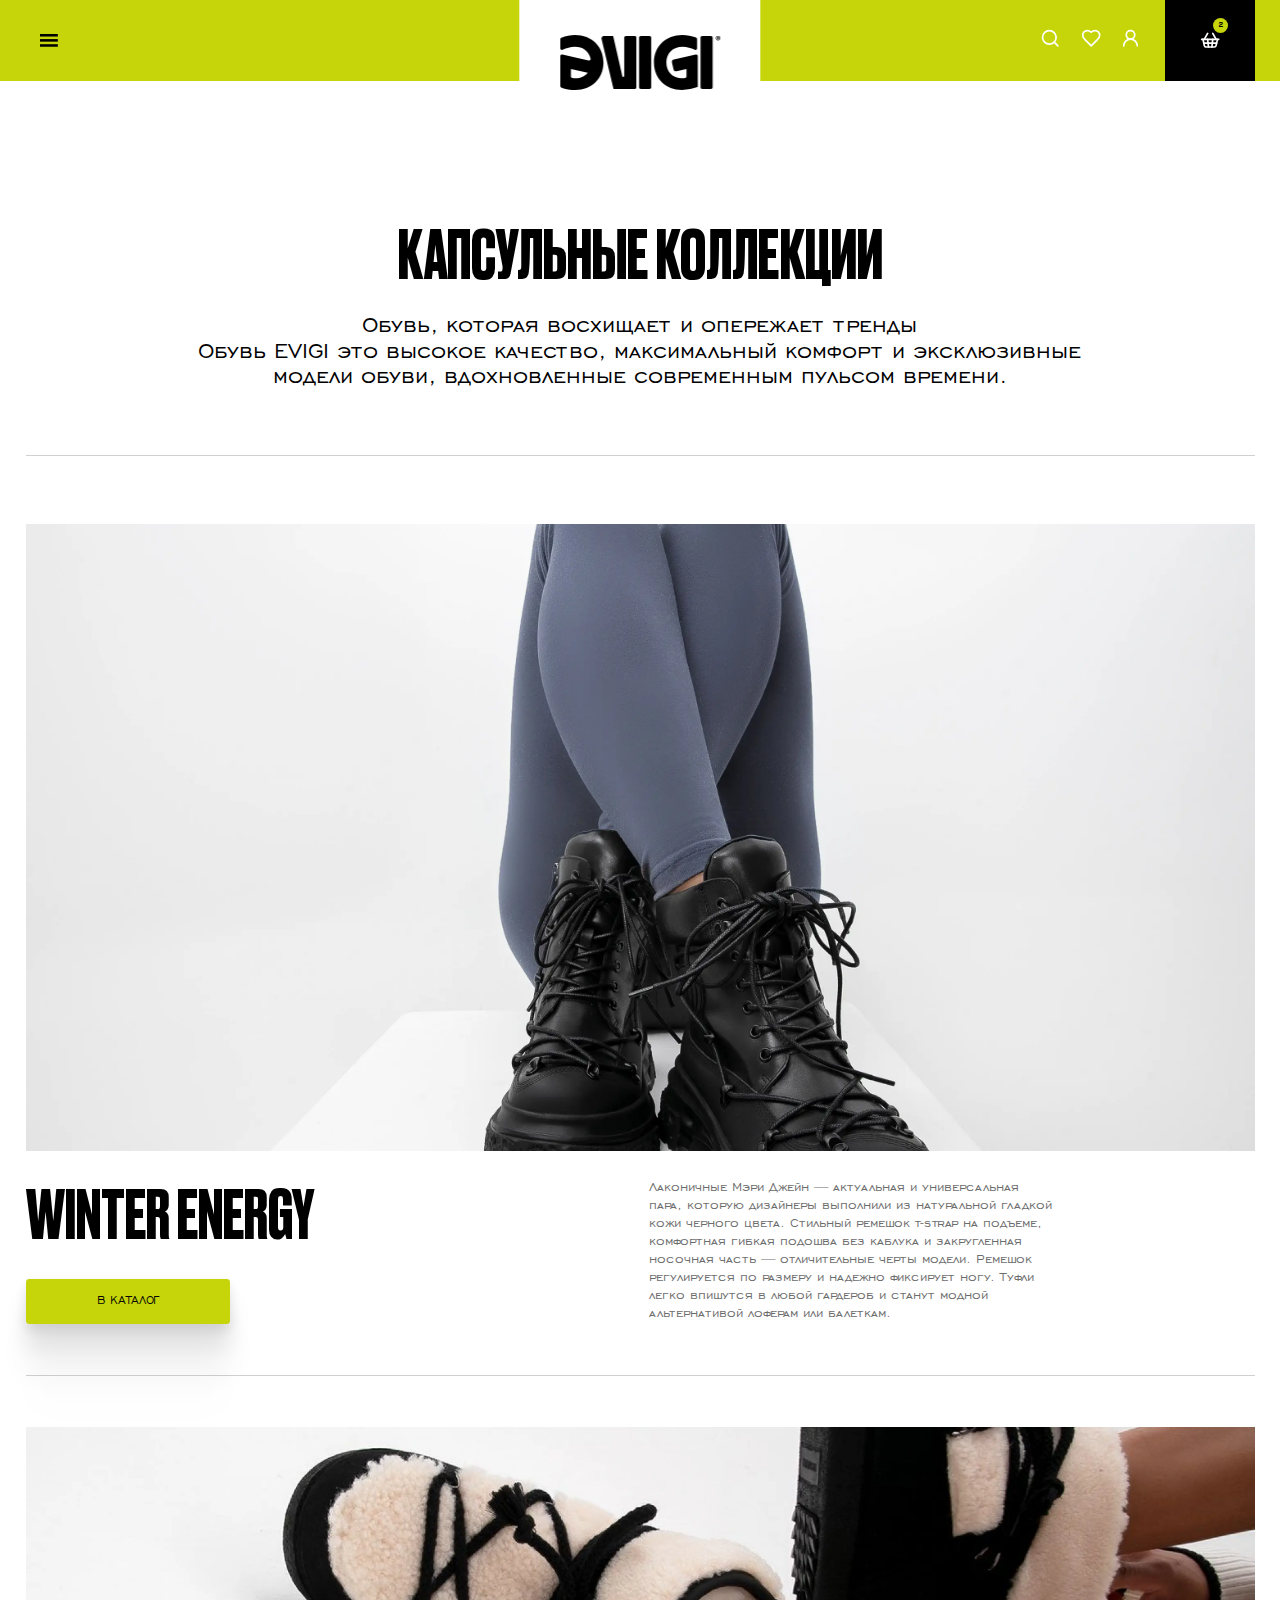
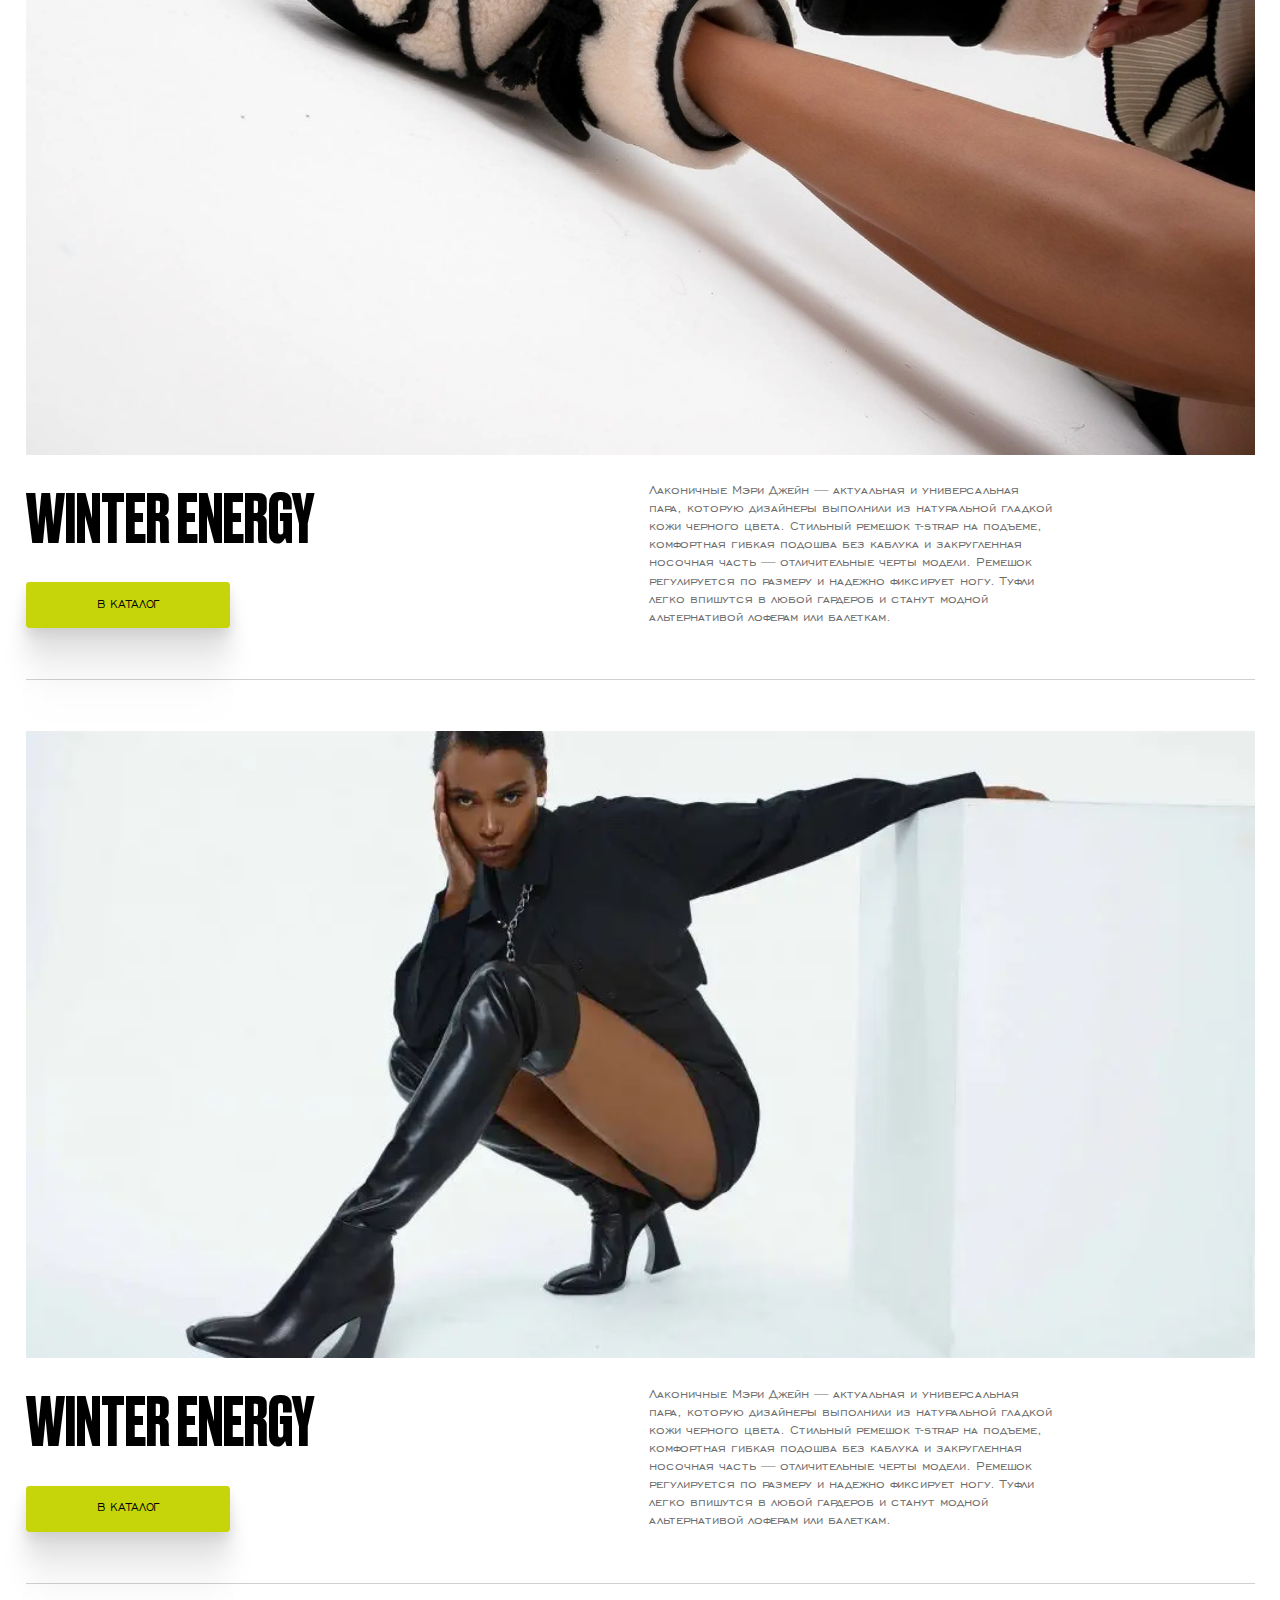
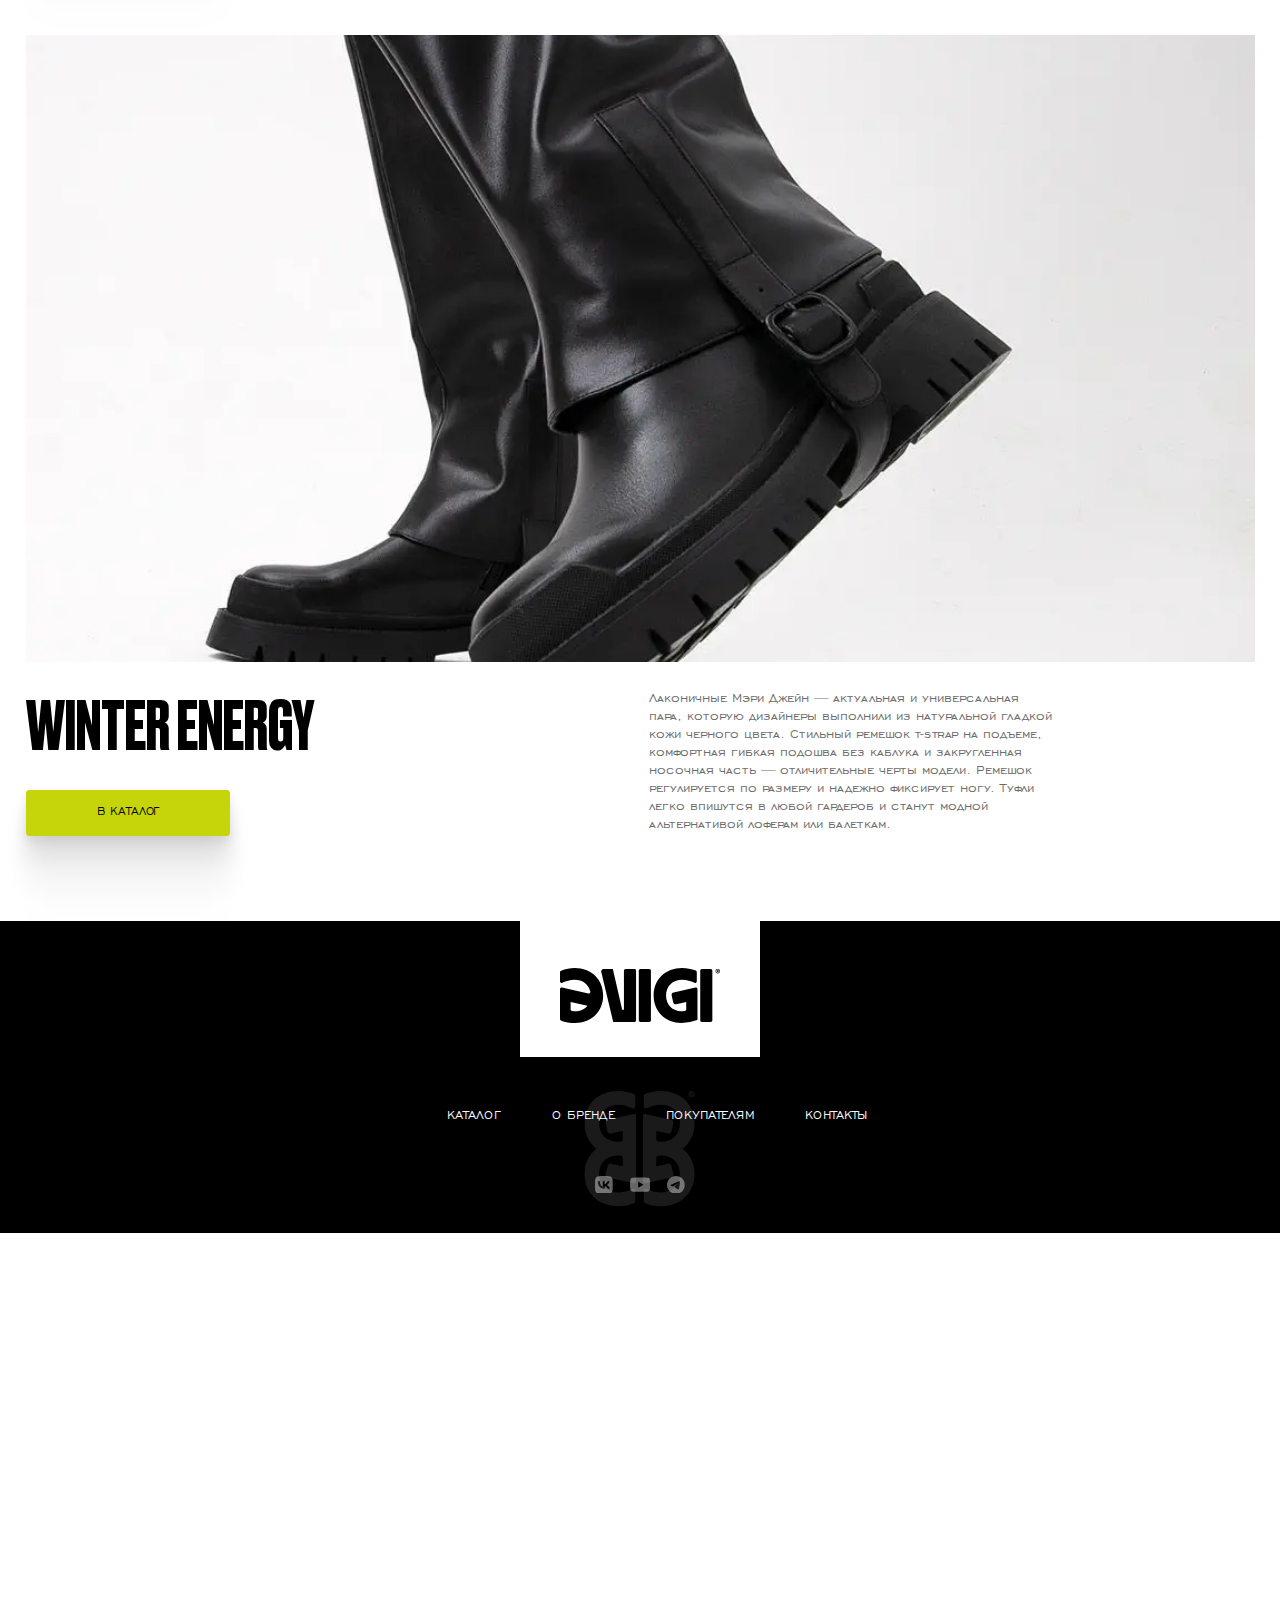
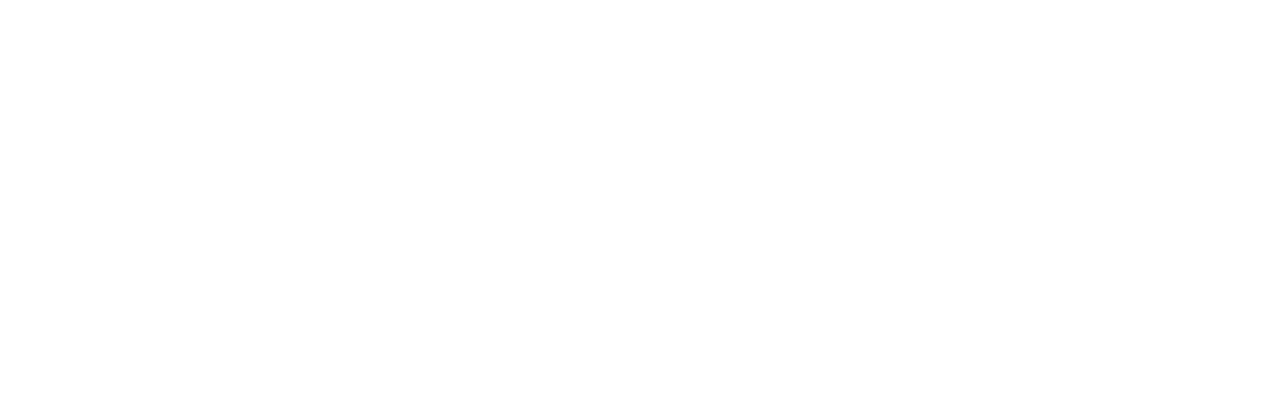
<file: collection.html>
<!DOCTYPE html>
<html lang="ru">
    <head>
        <meta charset="UTF-8">
        <meta http-equiv="X-UA-Compatible" content="IE=edge">
        <meta http-equiv="Cache-Control" content="no-cache">
        <meta name="viewport" content="user-scalable=no, width=device-width, height=device-height">
        <meta name="description" content="Описание сайта">
        <meta name="keywords" content="Ключевые слова">
        <title>Заголовок сайта</title>
        <meta name="robots" content="index, follow">
        <meta name="HandheldFriendly" content="True">
        <meta name="format-detection" content="telephone=no">
        <meta name="format-detection" content="date=no">
        <meta name="format-detection" content="address=no">
        <meta name="format-detection" content="email=no">
        <meta name="application-name" content="Заголовок сайта">
        <meta name="color-scheme" content="only light">
        <meta property="og:title" content="Заголовок сайта">
        <meta property="og:type" content="website">
        <meta property="og:description" content="Описание сайта">
        <meta property="og:image" content="Изображение">
        <meta property="og:site_name" content="Заголовок сайта">
        <link rel="icon" href="images/favicon.png" type="image/png">
        <link rel="stylesheet" href="scripts/swiper/swiper-bundle.min.css">
        <link rel="stylesheet" href="css/common.css">
        <link rel="stylesheet" href="css/collection.css">
        <script defer src="scripts/swiper/swiper-bundle.min.js"></script>
        <script defer src="scripts/main.js"></script>
        <script defer src="scripts/modal.js"></script>
        <script defer src="scripts/phone.js" data-reload></script>
        <script defer src="scripts/lightbox.js"></script>
        <script defer src="scripts/accordion.js"></script>
        <script defer src="scripts/quantity.js"></script>
    </head>
    <body>
        <header>
            <div class="container"><a class="menu" onclick="headerOpen('menu')">
                    <div class="open"><svg width="21" height="15" viewBox="0 0 21 15" fill="none" xmlns="http://www.w3.org/2000/svg">
<rect width="21" height="3" fill="black"/>
<rect y="6" width="21" height="3" fill="black"/>
<rect y="12" width="21" height="3" fill="black"/>
</svg>

                    </div>
                    <div class="close"><svg width="16" height="16" viewBox="0 0 16 16" fill="none" xmlns="http://www.w3.org/2000/svg">
<path d="M5 5L11 11" stroke="black" stroke-linecap="round" stroke-linejoin="round"/>
<path d="M5 11L11 5" stroke="black" stroke-linecap="round" stroke-linejoin="round"/>
</svg>

                    </div></a>
                <menu><a class="catalog" onclick="headerOpen('catalog')"><svg width="21" height="15" viewBox="0 0 21 15" fill="none" xmlns="http://www.w3.org/2000/svg">
<rect width="21" height="3" fill="black"/>
<rect y="6" width="21" height="3" fill="black"/>
<rect y="12" width="21" height="3" fill="black"/>
</svg>
<span>Каталог</span></a><a href="index.html"><span>О бренде</span></a><a class="logotype" href="index.html"><img src="images/svg/logotype.svg" alt=""></a><a href="index.html"><span>Покупателям</span></a><a href="index.html"><span>Контакты</span></a></menu>
                <div class="personal">
                    <div class="search" onclick="headerOpen('search')"><svg width="24" height="24" viewBox="0 0 24 24" fill="none" xmlns="http://www.w3.org/2000/svg">
<path d="M11 19C15.4183 19 19 15.4183 19 11C19 6.58172 15.4183 3 11 3C6.58172 3 3 6.58172 3 11C3 15.4183 6.58172 19 11 19Z" stroke="black" stroke-width="2" stroke-linecap="round" stroke-linejoin="round"/>
<path d="M20.9992 21L16.6992 16.7" stroke="black" stroke-width="2" stroke-linecap="round" stroke-linejoin="round"/>
</svg>

                    </div>
                    <div class="favourite"><svg width="24" height="24" viewBox="0 0 24 24" fill="none" xmlns="http://www.w3.org/2000/svg">
<path d="M19 14C20.49 12.54 22 10.79 22 8.5C22 7.04131 21.4205 5.64236 20.3891 4.61091C19.3576 3.57946 17.9587 3 16.5 3C14.74 3 13.5 3.5 12 5C10.5 3.5 9.26 3 7.5 3C6.04131 3 4.64236 3.57946 3.61091 4.61091C2.57946 5.64236 2 7.04131 2 8.5C2 10.8 3.5 12.55 5 14L12 21L19 14Z" stroke="black" stroke-width="2" stroke-linecap="round" stroke-linejoin="round"/>
</svg>

                    </div>
                    <div class="sign"><svg width="21" height="24" viewBox="0 0 21 24" fill="none" xmlns="http://www.w3.org/2000/svg">
<path d="M18 21C18 18.8783 17.1571 16.8434 15.6569 15.3431C14.1566 13.8429 12.1217 13 10 13C7.87827 13 5.84344 13.8429 4.34315 15.3431C2.84285 16.8434 2 18.8783 2 21" stroke="black" stroke-width="2" stroke-linecap="round" stroke-linejoin="round"/>
<path d="M10 13C12.7614 13 15 10.7614 15 8C15 5.23858 12.7614 3 10 3C7.23858 3 5 5.23858 5 8C5 10.7614 7.23858 13 10 13Z" stroke="black" stroke-width="2" stroke-linecap="round" stroke-linejoin="round"/>
</svg>

                    </div>
                </div><a class="cart" href="cart.html"><svg width="24" height="24" viewBox="0 0 24 24" fill="none" xmlns="http://www.w3.org/2000/svg">
<path d="M5 11L9 4" stroke="black" stroke-width="2" stroke-linecap="round" stroke-linejoin="round"/>
<path d="M19 11L15 4" stroke="black" stroke-width="2" stroke-linecap="round" stroke-linejoin="round"/>
<path d="M2 11H22" stroke="black" stroke-width="2" stroke-linecap="round" stroke-linejoin="round"/>
<path d="M3.5 11L5.1 18.4C5.1935 18.8586 5.44485 19.2698 5.81028 19.5621C6.17572 19.8545 6.63211 20.0094 7.1 20H16.9C17.8 20 18.7 19.3 18.9 18.4L20.6 11" stroke="black" stroke-width="2" stroke-linecap="round" stroke-linejoin="round"/>
<path d="M9 11L10 20" stroke="black" stroke-width="2" stroke-linecap="round" stroke-linejoin="round"/>
<path d="M4.5 15.5H19.5" stroke="black" stroke-width="2" stroke-linecap="round" stroke-linejoin="round"/>
<path d="M15 11L14 20" stroke="black" stroke-width="2" stroke-linecap="round" stroke-linejoin="round"/>
</svg>

                    <div class="count"><span>2</span></div></a>
            </div>
            <section class="search">
                <div class="parent_wrap">
                    <div class="child_wrap">
                        <form>
                            <div class="search"><svg width="24" height="24" viewBox="0 0 24 24" fill="none" xmlns="http://www.w3.org/2000/svg">
<path d="M11 19C15.4183 19 19 15.4183 19 11C19 6.58172 15.4183 3 11 3C6.58172 3 3 6.58172 3 11C3 15.4183 6.58172 19 11 19Z" stroke="black" stroke-width="2" stroke-linecap="round" stroke-linejoin="round"/>
<path d="M20.9992 21L16.6992 16.7" stroke="black" stroke-width="2" stroke-linecap="round" stroke-linejoin="round"/>
</svg>

                            </div>
                            <input type="search" name="search" placeholder="Поиск">
                        </form>
                        <div class="tags"><strong>Часто ищут</strong>
                            <div class="list"><a href="index.html">казаки</a><a href="index.html">лоферы</a><a href="index.html">Туфли</a><a href="index.html">Кроссовки</a></div>
                        </div>
                        <div class="products"><strong>Популярные товары</strong>
                            <div class="list"><a class="product" href="product.html">
                                            <div class="favourite" onclick="event.preventDefault(); this.classList.toggle('active')"><svg width="24" height="24" viewBox="0 0 24 24" fill="none" xmlns="http://www.w3.org/2000/svg">
<path d="M19 14C20.49 12.54 22 10.79 22 8.5C22 7.04131 21.4205 5.64236 20.3891 4.61091C19.3576 3.57946 17.9587 3 16.5 3C14.74 3 13.5 3.5 12 5C10.5 3.5 9.26 3 7.5 3C6.04131 3 4.64236 3.57946 3.61091 4.61091C2.57946 5.64236 2 7.04131 2 8.5C2 10.8 3.5 12.55 5 14L12 21L19 14Z" stroke="black" stroke-width="2" stroke-linecap="round" stroke-linejoin="round"/>
</svg>

                                            </div>
                                            <div class="swiper">
                                                <div class="swiper-wrapper">
                                                    <div class="swiper-slide"><img src="images/webp/1.webp" alt=""></div>
                                                    <div class="swiper-slide"><img src="images/webp/1.webp" alt=""></div>
                                                    <div class="swiper-slide"><img src="images/webp/1.webp" alt=""></div>
                                                </div>
                                                <div class="swiper-pagination"></div>
                                            </div>
                                            <div class="title">
                                                <div><strong>Ботинки Punti</strong><span>Теплые модели обуви с мехом и утеплителями</span>
                                                </div>
                                            </div>
                                            <div class="options">
                                                <div class="sizes">
                                                </div>
                                                <div class="colors">
                                                </div><span class="price"></span>
                                            </div></a><a class="product" href="product.html">
                                            <div class="favourite" onclick="event.preventDefault(); this.classList.toggle('active')"><svg width="24" height="24" viewBox="0 0 24 24" fill="none" xmlns="http://www.w3.org/2000/svg">
<path d="M19 14C20.49 12.54 22 10.79 22 8.5C22 7.04131 21.4205 5.64236 20.3891 4.61091C19.3576 3.57946 17.9587 3 16.5 3C14.74 3 13.5 3.5 12 5C10.5 3.5 9.26 3 7.5 3C6.04131 3 4.64236 3.57946 3.61091 4.61091C2.57946 5.64236 2 7.04131 2 8.5C2 10.8 3.5 12.55 5 14L12 21L19 14Z" stroke="black" stroke-width="2" stroke-linecap="round" stroke-linejoin="round"/>
</svg>

                                            </div>
                                            <div class="swiper">
                                                <div class="swiper-wrapper">
                                                    <div class="swiper-slide"><img src="images/webp/2.webp" alt=""></div>
                                                    <div class="swiper-slide"><img src="images/webp/2.webp" alt=""></div>
                                                    <div class="swiper-slide"><img src="images/webp/2.webp" alt=""></div>
                                                </div>
                                                <div class="swiper-pagination"></div>
                                            </div>
                                            <div class="title">
                                                <div><strong>Сапоги</strong><span>Новинки сезона осень-зима 23/24</span>
                                                </div>
                                            </div>
                                            <div class="options">
                                                <div class="sizes">
                                                </div>
                                                <div class="colors">
                                                </div><span class="price"></span>
                                            </div></a><a class="product" href="product.html">
                                            <div class="favourite" onclick="event.preventDefault(); this.classList.toggle('active')"><svg width="24" height="24" viewBox="0 0 24 24" fill="none" xmlns="http://www.w3.org/2000/svg">
<path d="M19 14C20.49 12.54 22 10.79 22 8.5C22 7.04131 21.4205 5.64236 20.3891 4.61091C19.3576 3.57946 17.9587 3 16.5 3C14.74 3 13.5 3.5 12 5C10.5 3.5 9.26 3 7.5 3C6.04131 3 4.64236 3.57946 3.61091 4.61091C2.57946 5.64236 2 7.04131 2 8.5C2 10.8 3.5 12.55 5 14L12 21L19 14Z" stroke="black" stroke-width="2" stroke-linecap="round" stroke-linejoin="round"/>
</svg>

                                            </div>
                                            <div class="swiper">
                                                <div class="swiper-wrapper">
                                                    <div class="swiper-slide"><img src="images/webp/3.webp" alt=""></div>
                                                    <div class="swiper-slide"><img src="images/webp/3.webp" alt=""></div>
                                                    <div class="swiper-slide"><img src="images/webp/3.webp" alt=""></div>
                                                </div>
                                                <div class="swiper-pagination"></div>
                                            </div>
                                            <div class="title">
                                                <div><strong>Кеды с мехом</strong><span>Теплые модели обуви с мехом и утеплителями</span>
                                                </div>
                                            </div>
                                            <div class="options">
                                                <div class="sizes">
                                                </div>
                                                <div class="colors">
                                                </div><span class="price"></span>
                                            </div></a><a class="product" href="product.html">
                                            <div class="favourite" onclick="event.preventDefault(); this.classList.toggle('active')"><svg width="24" height="24" viewBox="0 0 24 24" fill="none" xmlns="http://www.w3.org/2000/svg">
<path d="M19 14C20.49 12.54 22 10.79 22 8.5C22 7.04131 21.4205 5.64236 20.3891 4.61091C19.3576 3.57946 17.9587 3 16.5 3C14.74 3 13.5 3.5 12 5C10.5 3.5 9.26 3 7.5 3C6.04131 3 4.64236 3.57946 3.61091 4.61091C2.57946 5.64236 2 7.04131 2 8.5C2 10.8 3.5 12.55 5 14L12 21L19 14Z" stroke="black" stroke-width="2" stroke-linecap="round" stroke-linejoin="round"/>
</svg>

                                            </div>
                                            <div class="swiper">
                                                <div class="swiper-wrapper">
                                                    <div class="swiper-slide"><img src="images/webp/4.webp" alt=""></div>
                                                    <div class="swiper-slide"><img src="images/webp/4.webp" alt=""></div>
                                                    <div class="swiper-slide"><img src="images/webp/4.webp" alt=""></div>
                                                </div>
                                                <div class="swiper-pagination"></div>
                                            </div>
                                            <div class="title">
                                                <div><strong>Кроссовки</strong><span>Теплые модели обуви с мехом и утеплителями</span>
                                                </div>
                                            </div>
                                            <div class="options">
                                                <div class="sizes">
                                                </div>
                                                <div class="colors">
                                                </div><span class="price"></span>
                                            </div></a>
                            </div>
                        </div>
                    </div>
                </div>
            </section>
            <section class="catalog">
                <div class="parent_wrap">
                    <div class="child_wrap">
                        <ul class="menu">
                            <li><a href="category.html" style="color: #C3C3C3">Все</a></li>
                            <li onclick="event.preventDefault(); this.parentNode.nextElementSibling.classList.toggle('active'); this.classList.toggle('active')"><a href="category.html">Обувь
                                    <div class="arrow"><svg width="14" height="10" viewBox="0 0 14 10" fill="none" xmlns="http://www.w3.org/2000/svg">
<g clip-path="url(#clip0_2863_819)">
<path d="M12.334 1.66675L7.00065 8.33341L1.66732 1.66675" stroke="black" stroke-width="2" stroke-linecap="round" stroke-linejoin="round"/>
</g>
<defs>
<clipPath id="clip0_2863_819">
<rect width="10" height="14" fill="white" transform="translate(14) rotate(90)"/>
</clipPath>
</defs>
</svg>

                                    </div></a></li>
                            <li><a href="category.html">Новинки</a></li>
                            <li><a href="category.html">Хиты</a></li>
                            <li><a href="category.html">Распродажа</a></li>
                            <li><a href="category.html" style="color: #EB1461">Barbiecore</a></li>
                        </ul>
                        <div class="submenu">
                            <div class="submenu_wrap">
                                <ul class="submenu">
                                    <li><a href="category.html">Босоножки</a></li>
                                    <li><a href="category.html">Ботинки</a></li>
                                    <li><a href="category.html">Казаки</a></li>
                                    <li><a href="category.html">Сапоги</a></li>
                                    <li><a href="category.html">Лоферы</a></li>
                                    <li><a href="category.html">Полуботинки</a></li>
                                    <li><a href="category.html">Балетки</a></li>
                                    <li><a href="category.html">Ботильоны</a></li>
                                    <li><a href="category.html">Ботфорты</a></li>
                                    <li><a href="category.html">Кроссовки</a></li>
                                    <li><a href="category.html">Туфли</a></li>
                                    <li><a href="category.html">Пантолеты</a></li>
                                    <li><a href="category.html">Сандали</a></li>
                                    <li><a href="category.html">Угги</a></li>
                                </ul>
                            </div>
                        </div>
                        <div class="products"><a class="product" href="product.html">
                                        <div class="favourite" onclick="event.preventDefault(); this.classList.toggle('active')"><svg width="24" height="24" viewBox="0 0 24 24" fill="none" xmlns="http://www.w3.org/2000/svg">
<path d="M19 14C20.49 12.54 22 10.79 22 8.5C22 7.04131 21.4205 5.64236 20.3891 4.61091C19.3576 3.57946 17.9587 3 16.5 3C14.74 3 13.5 3.5 12 5C10.5 3.5 9.26 3 7.5 3C6.04131 3 4.64236 3.57946 3.61091 4.61091C2.57946 5.64236 2 7.04131 2 8.5C2 10.8 3.5 12.55 5 14L12 21L19 14Z" stroke="black" stroke-width="2" stroke-linecap="round" stroke-linejoin="round"/>
</svg>

                                        </div>
                                        <div class="swiper">
                                            <div class="swiper-wrapper">
                                                <div class="swiper-slide"><img src="images/webp/63.webp" alt=""></div>
                                                <div class="swiper-slide"><img src="images/webp/63.webp" alt=""></div>
                                                <div class="swiper-slide"><img src="images/webp/63.webp" alt=""></div>
                                            </div>
                                            <div class="swiper-pagination"></div>
                                        </div>
                                        <div class="title">
                                            <div><strong>Ботинки Punti</strong>
                                            </div>
                                            <div class="tag">New</div>
                                        </div>
                                        <div class="options">
                                            <div class="sizes">
                                            </div>
                                            <div class="colors">
                                            </div><span class="price">28 500 Р.</span>
                                        </div></a><a class="product" href="product.html">
                                        <div class="favourite" onclick="event.preventDefault(); this.classList.toggle('active')"><svg width="24" height="24" viewBox="0 0 24 24" fill="none" xmlns="http://www.w3.org/2000/svg">
<path d="M19 14C20.49 12.54 22 10.79 22 8.5C22 7.04131 21.4205 5.64236 20.3891 4.61091C19.3576 3.57946 17.9587 3 16.5 3C14.74 3 13.5 3.5 12 5C10.5 3.5 9.26 3 7.5 3C6.04131 3 4.64236 3.57946 3.61091 4.61091C2.57946 5.64236 2 7.04131 2 8.5C2 10.8 3.5 12.55 5 14L12 21L19 14Z" stroke="black" stroke-width="2" stroke-linecap="round" stroke-linejoin="round"/>
</svg>

                                        </div>
                                        <div class="swiper">
                                            <div class="swiper-wrapper">
                                                <div class="swiper-slide"><img src="images/webp/64.webp" alt=""></div>
                                                <div class="swiper-slide"><img src="images/webp/64.webp" alt=""></div>
                                                <div class="swiper-slide"><img src="images/webp/64.webp" alt=""></div>
                                            </div>
                                            <div class="swiper-pagination"></div>
                                        </div>
                                        <div class="title">
                                            <div><strong>Сапоги</strong>
                                            </div>
                                            <div class="tag">New</div>
                                        </div>
                                        <div class="options">
                                            <div class="sizes">
                                            </div>
                                            <div class="colors">
                                            </div><span class="price">28 500 Р.</span>
                                        </div></a><a class="product" href="product.html">
                                        <div class="favourite" onclick="event.preventDefault(); this.classList.toggle('active')"><svg width="24" height="24" viewBox="0 0 24 24" fill="none" xmlns="http://www.w3.org/2000/svg">
<path d="M19 14C20.49 12.54 22 10.79 22 8.5C22 7.04131 21.4205 5.64236 20.3891 4.61091C19.3576 3.57946 17.9587 3 16.5 3C14.74 3 13.5 3.5 12 5C10.5 3.5 9.26 3 7.5 3C6.04131 3 4.64236 3.57946 3.61091 4.61091C2.57946 5.64236 2 7.04131 2 8.5C2 10.8 3.5 12.55 5 14L12 21L19 14Z" stroke="black" stroke-width="2" stroke-linecap="round" stroke-linejoin="round"/>
</svg>

                                        </div>
                                        <div class="swiper">
                                            <div class="swiper-wrapper">
                                                <div class="swiper-slide"><img src="images/webp/65.webp" alt=""></div>
                                                <div class="swiper-slide"><img src="images/webp/65.webp" alt=""></div>
                                                <div class="swiper-slide"><img src="images/webp/65.webp" alt=""></div>
                                            </div>
                                            <div class="swiper-pagination"></div>
                                        </div>
                                        <div class="title">
                                            <div><strong>Кеды с мехом</strong>
                                            </div>
                                            <div class="tag">New</div>
                                        </div>
                                        <div class="options">
                                            <div class="sizes">
                                            </div>
                                            <div class="colors">
                                            </div><span class="price">28 500 Р.</span>
                                        </div></a>
                        </div>
                    </div>
                </div>
            </section>
            <section class="menu">
                <div class="parent_wrap">
                    <div class="child_wrap">
                        <ul class="menu">
                            <li><a href="category.html">Все</a></li>
                            <li onclick="this.classList.toggle('active')"><a>Обувь
                                    <div class="arrow"><svg width="14" height="10" viewBox="0 0 14 10" fill="none" xmlns="http://www.w3.org/2000/svg">
<g clip-path="url(#clip0_2863_819)">
<path d="M12.334 1.66675L7.00065 8.33341L1.66732 1.66675" stroke="black" stroke-width="2" stroke-linecap="round" stroke-linejoin="round"/>
</g>
<defs>
<clipPath id="clip0_2863_819">
<rect width="10" height="14" fill="white" transform="translate(14) rotate(90)"/>
</clipPath>
</defs>
</svg>

                                    </div></a>
                                <ul>
                                    <li><a href="category.html">Босоножки</a></li>
                                    <li><a href="category.html">Ботинки</a></li>
                                    <li><a href="category.html">Казаки</a></li>
                                    <li><a href="category.html">Сапоги</a></li>
                                    <li><a href="category.html">Лоферы</a></li>
                                    <li><a href="category.html">Полуботинки</a></li>
                                    <li><a href="category.html">Балетки</a></li>
                                    <li><a href="category.html">Ботильоны</a></li>
                                    <li><a href="category.html">Ботфорты</a></li>
                                    <li><a href="category.html">Кроссовки</a></li>
                                    <li><a href="category.html">Туфли</a></li>
                                    <li><a href="category.html">Пантолеты</a></li>
                                    <li><a href="category.html">Сандали</a></li>
                                    <li><a href="category.html">Угги</a></li>
                                </ul>
                            </li>
                            <li><a href="category.html">Новинки</a></li>
                            <li><a href="category.html">Хиты</a></li>
                            <li><a href="category.html">Распродажа</a></li>
                            <li><a href="category.html" style="color: #EB1461">Barbiecore</a></li>
                        </ul>
                    </div>
                </div>
            </section>
        </header>
        <main>
            <section class="main">
                <div class="container">
                    <div class="title">
                        <h1>Капсульные коллекции</h1><span>Обувь, которая восхищает и опережает тренды</span><span>Обувь EVIGI это высокое качество, максимальный комфорт и эксклюзивные модели обуви, вдохновленные современным пульсом времени.</span>
                    </div>
                    <div class="list">
                        <div class="collection"><img src="images/webp/7.webp" alt="">
                            <h2>Winter energy</h2>
                            <div class="text"><span>Лаконичные Мэри Джейн — актуальная и универсальная пара, которую дизайнеры выполнили из натуральной гладкой кожи черного цвета. Стильный ремешок t-strap на подъеме, комфортная гибкая подошва без каблука и закругленная носочная часть — отличительные черты модели. Ремешок регулируется по размеру и надежно фиксирует ногу. Туфли легко впишутся в любой гардероб и станут модной альтернативой лоферам или балеткам.</span></div><a class="button" href="category.html">
                                <pre>В каталог</pre></a>
                        </div>
                        <div class="collection"><img src="images/webp/74.webp" alt="">
                            <h2>Winter energy</h2>
                            <div class="text"><span>Лаконичные Мэри Джейн — актуальная и универсальная пара, которую дизайнеры выполнили из натуральной гладкой кожи черного цвета. Стильный ремешок t-strap на подъеме, комфортная гибкая подошва без каблука и закругленная носочная часть — отличительные черты модели. Ремешок регулируется по размеру и надежно фиксирует ногу. Туфли легко впишутся в любой гардероб и станут модной альтернативой лоферам или балеткам.</span></div><a class="button" href="category.html">
                                <pre>В каталог</pre></a>
                        </div>
                        <div class="collection"><img src="images/webp/66.webp" alt="">
                            <h2>Winter energy</h2>
                            <div class="text"><span>Лаконичные Мэри Джейн — актуальная и универсальная пара, которую дизайнеры выполнили из натуральной гладкой кожи черного цвета. Стильный ремешок t-strap на подъеме, комфортная гибкая подошва без каблука и закругленная носочная часть — отличительные черты модели. Ремешок регулируется по размеру и надежно фиксирует ногу. Туфли легко впишутся в любой гардероб и станут модной альтернативой лоферам или балеткам.</span></div><a class="button" href="category.html">
                                <pre>В каталог</pre></a>
                        </div>
                        <div class="collection"><img src="images/webp/26.webp" alt="">
                            <h2>Winter energy</h2>
                            <div class="text"><span>Лаконичные Мэри Джейн — актуальная и универсальная пара, которую дизайнеры выполнили из натуральной гладкой кожи черного цвета. Стильный ремешок t-strap на подъеме, комфортная гибкая подошва без каблука и закругленная носочная часть — отличительные черты модели. Ремешок регулируется по размеру и надежно фиксирует ногу. Туфли легко впишутся в любой гардероб и станут модной альтернативой лоферам или балеткам.</span></div><a class="button" href="category.html">
                                <pre>В каталог</pre></a>
                        </div>
                    </div>
                </div>
            </section>
        </main>
        <footer>
            <div class="container"><span class="copyright">© 2002–2023 <br>Компания EVIGI.</span><a class="mwi" href="https://mwi.me/" target="blank"><svg width="100" height="36" viewBox="0 0 100 36" fill="none" xmlns="http://www.w3.org/2000/svg">
<g clip-path="url(#clip0_4504_897)">
<path d="M17.0389 2.52276C17.7372 2.52276 18.3005 1.95954 18.3005 1.26138C18.3005 0.56322 17.7372 0 17.0389 0C16.3407 0 15.7773 0.56322 15.7773 1.26138C15.7773 1.95954 16.3407 2.52276 17.0389 2.52276Z" fill="#33AD43"/>
<path d="M44.1432 21.6546H41.0156L45.2463 0L52.2467 15.6411L59.3175 0L63.1198 21.6546H59.9923L57.9444 9.52194L52.0941 21.8541L46.285 9.49847L44.1491 21.6546H44.1432Z" fill="white"/>
<path d="M64.7461 0.205341H68.079L73.3894 13.6874L78.8172 0L84.0631 13.6874L89.5554 0.222941H92.8883L83.8812 21.6488L78.6353 7.38053L73.3249 21.6488L64.7461 0.205341Z" fill="white"/>
<path d="M96.9141 0H100.001V21.6546H96.9141V0Z" fill="white"/>
<path fill-rule="evenodd" clip-rule="evenodd" d="M43.5403 33.8285C44.2855 33.8285 44.7784 33.4882 44.9369 33.2183V33.7581H45.6586V27.4336H44.9369V29.5926C44.667 29.3227 44.2386 29.1409 43.5873 29.1409C42.3491 29.1409 41.3164 30.1089 41.3164 31.5052C41.3164 32.9015 42.2377 33.8226 43.5462 33.8226L43.5403 33.8285ZM44.9369 30.455V32.2796C44.755 32.6375 44.309 33.1362 43.6283 33.1362C42.7306 33.1362 42.0734 32.526 42.0734 31.4935C42.0734 30.4609 42.8186 29.8273 43.6694 29.8273C44.2562 29.8273 44.6611 30.0502 44.931 30.455H44.9369Z" fill="white"/>
<path fill-rule="evenodd" clip-rule="evenodd" d="M47.8568 27.774C47.8568 27.5276 47.6514 27.3457 47.405 27.3457C47.1351 27.3457 46.9297 27.5276 46.9297 27.774C46.9297 28.0439 47.1351 28.2257 47.405 28.2257C47.6514 28.2257 47.8568 28.0439 47.8568 27.774ZM47.7453 29.2348H47.0236V33.7582H47.7453V29.2348Z" fill="white"/>
<path fill-rule="evenodd" clip-rule="evenodd" d="M51.1909 35.5649C52.341 35.5649 53.2153 34.9371 53.2153 33.4059V29.2169H52.4701V29.6217C52.2647 29.3753 51.7952 29.1289 51.1204 29.1289C49.8823 29.1289 48.8672 30.0089 48.8672 31.4698C48.8672 32.9306 49.765 33.8107 51.1204 33.8107C51.8833 33.8107 52.2001 33.5877 52.4935 33.2475V33.5173C52.4935 34.3504 52.0417 34.8432 51.1674 34.8432C50.4456 34.8432 50.0173 34.503 49.8413 34.1686L49.1899 34.4619C49.4364 35.1366 50.2051 35.5649 51.1909 35.5649ZM52.4994 30.4783V32.3029C52.341 32.7312 51.8891 33.1594 51.2378 33.136C50.2696 33.136 49.6417 32.5258 49.6417 31.4933C49.6417 30.4607 50.387 29.8271 51.2378 29.8271C51.8481 29.8271 52.294 30.1204 52.4994 30.4783Z" fill="white"/>
<path fill-rule="evenodd" clip-rule="evenodd" d="M55.4232 27.774C55.4232 27.5276 55.2178 27.3457 54.9714 27.3457C54.7015 27.3457 54.4961 27.5276 54.4961 27.774C54.4961 28.0439 54.7015 28.2257 54.9714 28.2257C55.2178 28.2257 55.4232 28.0439 55.4232 27.774ZM55.3117 29.2348H54.59V33.7582H55.3117V29.2348Z" fill="white"/>
<path d="M56.2129 29.2407H57.1576V28.0908H57.8794V29.2407H59.4344V29.9389H57.8794V31.9219C57.8794 32.8195 58.1258 33.1129 58.6657 33.1129C58.9825 33.1129 59.229 32.9779 59.4754 32.7961L59.8099 33.3358C59.54 33.6291 59.0881 33.811 58.5248 33.811C57.6447 33.811 57.1518 33.2243 57.1518 32.0979V29.9389H56.207V29.2407H56.2129Z" fill="white"/>
<path fill-rule="evenodd" clip-rule="evenodd" d="M62.3331 29.1231C61.6818 29.1231 60.96 29.3929 60.5317 29.7743L60.8896 30.314C61.318 29.9972 61.7228 29.8212 62.2392 29.8212C63.1839 29.8212 63.4539 30.361 63.4539 31.1706C63.2309 31.1061 62.7321 31.0357 62.3976 31.0357C61.095 31.0357 60.2383 31.4405 60.2383 32.432C60.2383 33.2651 60.8896 33.8048 61.8813 33.8048C62.6676 33.8048 63.1898 33.4645 63.4597 33.0832V33.7579H64.1815V30.9418C64.1815 29.7919 63.5536 29.1172 62.3331 29.1172V29.1231ZM63.4597 31.8218V32.2736C63.3013 32.6314 62.8084 33.1536 62.0397 33.1536C61.4295 33.1536 61.007 32.8837 61.007 32.4085C61.007 31.8688 61.5703 31.6869 62.4915 31.6869C62.8495 31.6869 63.2368 31.7514 63.4597 31.8218Z" fill="white"/>
<path d="M65.4844 27.416H66.2061V33.764H65.4844V27.416Z" fill="white"/>
<path fill-rule="evenodd" clip-rule="evenodd" d="M72.1495 29.1231C71.4982 29.1231 70.7764 29.3929 70.3481 29.7743L70.706 30.314C71.1344 29.9972 71.5393 29.8212 72.0556 29.8212C73.0004 29.8212 73.2703 30.361 73.2703 31.1706C73.0473 31.1061 72.5485 31.0357 72.2141 31.0357C70.9114 31.0357 70.0547 31.4405 70.0547 32.432C70.0547 33.2651 70.706 33.8048 71.6977 33.8048C72.484 33.8048 73.0004 33.4645 73.2703 33.0832V33.7579H73.992V30.9418C73.992 29.7919 73.3642 29.1172 72.1436 29.1172L72.1495 29.1231ZM73.2761 31.8218V32.2736C73.1177 32.6314 72.6248 33.1536 71.8561 33.1536C71.2517 33.1536 70.8234 32.8837 70.8234 32.4085C70.8234 31.8688 71.3867 31.6869 72.3079 31.6869C72.6659 31.6869 73.0532 31.7514 73.2761 31.8218Z" fill="white"/>
<path fill-rule="evenodd" clip-rule="evenodd" d="M77.3041 35.5649C78.4542 35.5649 79.3286 34.9371 79.3286 33.4059V29.2169H78.5833V29.6217C78.378 29.3753 77.9085 29.1289 77.2337 29.1289C75.9956 29.1289 74.9805 30.0089 74.9805 31.4698C74.9805 32.9306 75.8841 33.8107 77.2337 33.8107C77.9965 33.8107 78.3134 33.5877 78.6068 33.2475V33.5173C78.6068 34.3504 78.155 34.8432 77.2807 34.8432C76.5589 34.8432 76.1306 34.503 75.9545 34.1686L75.3032 34.4619C75.5497 35.1366 76.3183 35.5649 77.3041 35.5649ZM78.5892 30.4783V32.3029C78.4542 32.7312 78.0024 33.1594 77.3276 33.136C76.3594 33.136 75.7316 32.5258 75.7316 31.4933C75.7316 30.4607 76.4768 29.8271 77.3276 29.8271C77.9379 29.8271 78.3838 30.1204 78.5892 30.4783Z" fill="white"/>
<path fill-rule="evenodd" clip-rule="evenodd" d="M82.7554 33.8517C83.5007 33.8517 84.1285 33.5349 84.5569 32.9072L84.0816 32.4789C83.8117 32.8602 83.3188 33.1536 82.773 33.1536C81.8518 33.1536 81.177 32.6607 81.13 31.7338H84.686C84.7329 31.5284 84.7329 31.3524 84.7329 31.194C84.7329 29.9326 83.8293 29.1465 82.6381 29.1465C81.13 29.1465 80.3438 30.1791 80.3438 31.5108C80.3438 32.9306 81.3119 33.8517 82.7554 33.8517ZM83.9701 31.0826H81.1124C81.2239 30.3375 81.7638 29.7977 82.597 29.8212C83.4068 29.8212 83.9231 30.2729 83.9701 31.0826Z" fill="white"/>
<path d="M85.7461 29.2403H86.4678V29.827C86.7612 29.3753 87.3715 29.1523 88.0228 29.1523C89.1964 29.1523 89.8477 29.7625 89.8477 31.1999V33.7637H89.126V31.2879C89.126 30.2964 88.6976 29.8446 87.7998 29.8446C87.2365 29.8446 86.7202 30.2025 86.4737 30.7657V33.7578H85.752V29.2345L85.7461 29.2403Z" fill="white"/>
<path d="M95.1116 32.8192C94.7772 33.4704 93.9615 33.8341 93.2457 33.8341C91.8022 33.8341 90.8398 32.913 90.8398 31.4933C90.8398 30.1673 91.7846 29.1289 93.2046 29.1289C94.0144 29.1289 94.7361 29.4868 95.0295 30.05L94.4662 30.4314C94.1493 30.0031 93.7679 29.8212 93.2046 29.8212C92.2833 29.8212 91.5851 30.5194 91.5851 31.4874C91.5851 32.4554 92.2599 33.1536 93.2985 33.1536C93.8383 33.1536 94.2901 32.8837 94.5601 32.4554L95.1234 32.8133L95.1116 32.8192Z" fill="white"/>
<path d="M96.2631 34.8436C96.3277 34.867 96.3746 34.8905 96.4451 34.8905C96.7795 34.8905 97.0084 34.6676 97.3252 33.9459L97.4602 33.6056L95.2773 29.2642H96.1341L97.824 32.6845L99.1091 29.2642H99.8954L98.1819 33.723C97.5717 35.2542 97.1022 35.6121 96.4685 35.6121C96.2866 35.6121 96.1106 35.5652 95.9756 35.5006L96.269 34.8494L96.2631 34.8436Z" fill="white"/>
<path d="M28.0485 21.6313H32.9775L34.1042 19.7421H26.74L23.5185 28.7009L21.4707 25.0106L17.9793 31.382V4.11865H16.0898V35.3363H17.9793L21.4707 28.6715L23.63 33.1949L24.1464 31.822L24.5982 30.6545" fill="white"/>
<path d="M6.05563 17.8237H1.10316L0 19.7128H7.36416L10.5856 10.7306L12.61 14.4444L16.1014 8.07293V35.3304H18.0143V4.11865H16.1014L12.6335 10.7834L10.4741 6.26006L9.95775 7.63291H9.93428L9.50593 8.78282V8.80629" fill="white"/>
</g>
<defs>
<clipPath id="clip0_4504_897">
<rect width="100" height="35.6061" fill="white"/>
</clipPath>
</defs>
</svg>
</a>
                <menu class="first"><a class="catalog" href="category.html"><span>Каталог</span></a><a href="index.html"><span>О бренде</span></a></menu><a class="logotype" href="index.html"><img src="images/svg/logotype.svg" alt=""></a>
                <menu class="second"><a href="index.html"><span>Покупателям</span></a><a href="index.html"><span>Контакты</span></a></menu>
                <div class="socials"><a href="index.html"><svg width="21" height="21" viewBox="0 0 21 21" fill="none" xmlns="http://www.w3.org/2000/svg">
<g clip-path="url(#clip0_4504_941)">
<path d="M0 10.08C0 5.32823 0 2.95236 1.47618 1.47618C2.95236 0 5.32823 0 10.08 0H10.92C15.6718 0 18.0476 0 19.5238 1.47618C21 2.95236 21 5.32823 21 10.08V10.92C21 15.6718 21 18.0476 19.5238 19.5238C18.0476 21 15.6718 21 10.92 21H10.08C5.32823 21 2.95236 21 1.47618 19.5238C0 18.0476 0 15.6718 0 10.92V10.08Z" fill="white" fill-opacity="0.4"/>
<path d="M11.1371 15.1198C6.25814 15.1198 3.47533 11.809 3.35938 6.2998H5.8033C5.88357 10.3434 7.68525 12.0562 9.11236 12.4094V6.2998H11.4137V9.78719C12.8229 9.6371 14.3034 8.04791 14.8029 6.2998H17.1041C16.7206 8.45404 15.1151 10.0432 13.9734 10.6966C15.1151 11.2263 16.9437 12.6124 17.6394 15.1198H15.1062C14.5621 13.4423 13.2065 12.1445 11.4137 11.9679V15.1198H11.1371Z" fill="black"/>
</g>
<defs>
<clipPath id="clip0_4504_941">
<rect width="21" height="21" fill="white"/>
</clipPath>
</defs>
</svg>
</a><a href="index.html"><svg width="24" height="25" viewBox="0 0 24 25" fill="none" xmlns="http://www.w3.org/2000/svg">
<path d="M9.6 16.1445V8.85547L15.84 12.5L9.6 16.1445Z" fill="black"/>
<path d="M23.4937 6.65408C23.3571 6.14065 23.0897 5.67252 22.7181 5.29654C22.3466 4.92057 21.884 4.64993 21.3766 4.51173C19.5082 4 12 4 12 4C12 4 4.49183 4 2.62336 4.51173C2.11599 4.64993 1.6534 4.92057 1.28186 5.29654C0.910331 5.67252 0.642899 6.14065 0.506332 6.65408C0.157447 8.58243 -0.0118575 10.5396 0.00064491 12.5C-0.0118575 14.4604 0.157447 16.4176 0.506332 18.3459C0.642899 18.8594 0.910331 19.3275 1.28186 19.7035C1.6534 20.0794 2.11599 20.3501 2.62336 20.4883C4.49183 21 12 21 12 21C12 21 19.5082 21 21.3766 20.4883C21.884 20.3501 22.3466 20.0794 22.7181 19.7035C23.0897 19.3275 23.3571 18.8594 23.4937 18.3459C23.8426 16.4176 24.0119 14.4604 23.9994 12.5C24.0119 10.5396 23.8426 8.58243 23.4937 6.65408ZM9.60013 16.1429V8.85714L15.8312 12.5L9.60013 16.1429Z" fill="white" fill-opacity="0.4"/>
</svg>
</a><a href="index.html"><svg width="21" height="21" viewBox="0 0 21 21" fill="none" xmlns="http://www.w3.org/2000/svg">
<g clip-path="url(#clip0_4504_946)">
<path d="M10.5 21C16.299 21 21 16.299 21 10.5C21 4.70101 16.299 0 10.5 0C4.70101 0 0 4.70101 0 10.5C0 16.299 4.70101 21 10.5 21Z" fill="white" fill-opacity="0.4"/>
<path fill-rule="evenodd" clip-rule="evenodd" d="M4.75291 10.3892C7.81387 9.05555 9.85499 8.17635 10.8763 7.75156C13.7922 6.53871 14.3981 6.32803 14.7931 6.32107C14.8799 6.31954 15.0741 6.34107 15.1999 6.44315C15.3062 6.52934 15.3354 6.64578 15.3494 6.7275C15.3634 6.80922 15.3808 6.99539 15.3669 7.14085C15.2089 8.80115 14.5252 12.8302 14.1773 14.6898C14.0302 15.4767 13.7403 15.7405 13.4598 15.7663C12.85 15.8224 12.387 15.3633 11.7964 14.9762C10.8723 14.3704 10.3502 13.9933 9.45316 13.4022C8.41648 12.719 9.08852 12.3436 9.67932 11.7299C9.83393 11.5693 12.5205 9.12568 12.5725 8.904C12.579 8.87628 12.5851 8.77293 12.5237 8.71836C12.4623 8.66379 12.3717 8.68246 12.3063 8.6973C12.2136 8.71833 10.7373 9.69413 7.87731 11.6247C7.45826 11.9124 7.0787 12.0526 6.73863 12.0453C6.36372 12.0372 5.64256 11.8333 5.10645 11.659C4.44888 11.4453 3.92626 11.3323 3.97177 10.9693C3.99548 10.7802 4.25585 10.5868 4.75291 10.3892Z" fill="black"/>
</g>
<defs>
<clipPath id="clip0_4504_946">
<rect width="21" height="21" fill="white"/>
</clipPath>
</defs>
</svg>
</a></div><a class="unknown" href="index.html"><svg width="61" height="64" viewBox="0 0 61 64" fill="none" xmlns="http://www.w3.org/2000/svg">
<path d="M58.7398 3.45523C59.7099 3.45523 60.4674 2.69767 60.4674 1.72762C60.4674 0.757565 59.7099 0 58.7398 0C57.7698 0 57.0122 0.757565 57.0122 1.72762C57.0122 2.69767 57.7698 3.45523 58.7398 3.45523ZM58.7398 0.451852C59.4705 0.451852 59.9954 0.976772 59.9954 1.72762C59.9954 2.48518 59.4705 3.0101 58.7398 3.0101C58.0091 3.0101 57.4842 2.48518 57.4842 1.72762C57.4834 0.976772 58.0083 0.451852 58.7398 0.451852Z" fill="black"/>
<path d="M58.5073 1.96694H58.7005L59.0398 2.61197H59.5647L59.1263 1.92747C59.3656 1.84768 59.5051 1.66795 59.5051 1.40927C59.5051 1.04392 59.2329 0.811279 58.8407 0.811279H58.063V2.61197H58.5081V1.96694H58.5073ZM58.5073 1.17578H58.7601C58.9465 1.17578 59.0456 1.24885 59.0456 1.40843C59.0456 1.57472 58.9457 1.64107 58.7601 1.64107H58.5073V1.17578Z" fill="black"/>
<path d="M53.9452 31.6817C58.006 28.5204 60.4668 23.5903 60.4668 17.739C60.4668 7.46479 52.8836 0.0285645 42.1206 0.0285645C38.6864 0.0285645 35.699 0.760934 33.2709 1.70495C32.856 1.86621 32.5814 2.26346 32.5814 2.7086V8.55915C32.5814 9.33351 33.375 9.85171 34.0847 9.54432C36.6598 8.42645 38.9568 7.56306 41.8762 7.56306C48.3827 7.56306 52.4435 11.8682 52.4435 17.739C52.4435 23.5584 48.5331 27.9115 42.2752 27.9148C42.2726 27.9148 42.2693 27.9148 42.2668 27.9148C41.6117 27.9148 40.9776 27.8712 40.351 27.783C39.8219 27.7091 39.4297 27.253 39.4297 26.7189V21.9677L45.8782 23.4114C46.7618 23.6088 47.6378 23.0537 47.8351 22.1701L48.832 17.718C49.0294 16.8344 48.4743 15.9584 47.5907 15.7611L33.4456 12.5939C32.7745 12.4436 32.1362 12.9542 32.1362 13.6421V33.306C32.1362 33.3077 32.1362 33.3093 32.1362 33.311V49.7213C32.1362 50.4091 32.7737 50.9198 33.4456 50.7694L47.5916 47.6014C48.4751 47.4041 49.0303 46.5272 48.8329 45.6445L47.836 41.1924C47.6386 40.3088 46.7618 39.7537 45.8791 39.9511L39.4305 41.3948V36.6436C39.4305 36.1095 39.8227 35.6534 40.3519 35.5795C40.9784 35.4913 41.6117 35.4477 42.2668 35.4477C42.271 35.4477 42.2752 35.4477 42.2794 35.4477C48.5347 35.4527 52.4443 39.8049 52.4443 45.6235C52.4443 51.4943 48.3836 55.7994 41.8771 55.7994C38.9577 55.7994 36.6606 54.9361 34.0856 53.8182C33.3759 53.5099 32.5822 54.029 32.5822 54.8033V60.6539C32.5822 61.099 32.8568 61.4963 33.2717 61.6576C35.7006 62.6024 38.6872 63.3339 42.1215 63.3339C52.8844 63.3339 60.4676 55.8977 60.4676 45.6235C60.4676 39.773 58.0068 34.8429 53.9452 31.6817Z" fill="black"/>
<path d="M27.0212 12.5938L12.8752 15.7618C11.9917 15.9592 11.4365 16.836 11.6339 17.7187L12.6308 22.1708C12.8282 23.0544 13.705 23.6095 14.5877 23.4122L21.0363 21.9684V26.7196C21.0363 27.2538 20.6441 27.7098 20.1149 27.7837C19.4884 27.8719 18.8551 27.9156 18.2 27.9156C18.1967 27.9156 18.1942 27.9156 18.1908 27.9156C11.9337 27.9114 8.0233 23.5592 8.0233 17.7397C8.0233 11.869 12.0841 7.56379 18.5906 7.56379C21.51 7.56379 23.807 8.42718 26.3821 9.54505C27.0918 9.85328 27.8854 9.33424 27.8854 8.55988V2.70933C27.8854 2.2642 27.6108 1.86694 27.1959 1.70568C24.767 0.760825 21.7804 0.0292969 18.3462 0.0292969C7.58321 0.0292969 0 7.46553 0 17.7397C0 23.5911 2.46082 28.5211 6.52245 31.6824C2.46082 34.8437 0 39.7737 0 45.6251C0 55.8993 7.58321 63.3355 18.3462 63.3355C21.7804 63.3355 24.7678 62.6031 27.1959 61.6591C27.6108 61.4979 27.8854 61.1006 27.8854 60.6555V54.8049C27.8854 54.0306 27.0918 53.5124 26.3821 53.8197C23.807 54.9376 21.51 55.801 18.5906 55.801C12.0841 55.801 8.0233 51.4958 8.0233 45.6251C8.0233 39.8065 11.9329 35.4543 18.1891 35.4492C18.1925 35.4492 18.1967 35.4492 18.2 35.4492C18.8551 35.4492 19.4884 35.4929 20.1149 35.5811C20.6441 35.655 21.0363 36.111 21.0363 36.6452V41.3964L14.5877 39.9526C13.7042 39.7553 12.8282 40.3104 12.6308 41.194L11.6339 45.6461C11.4365 46.5297 11.9917 47.4056 12.8752 47.603L27.0212 50.771C27.6923 50.9214 28.3306 50.4107 28.3306 49.7229V33.3059V30.0572V13.6419C28.3306 12.9541 27.6931 12.4434 27.0212 12.5938Z" fill="black"/>
</svg>
</a>
            </div>
        </footer>
    </body>
</html>
</file>
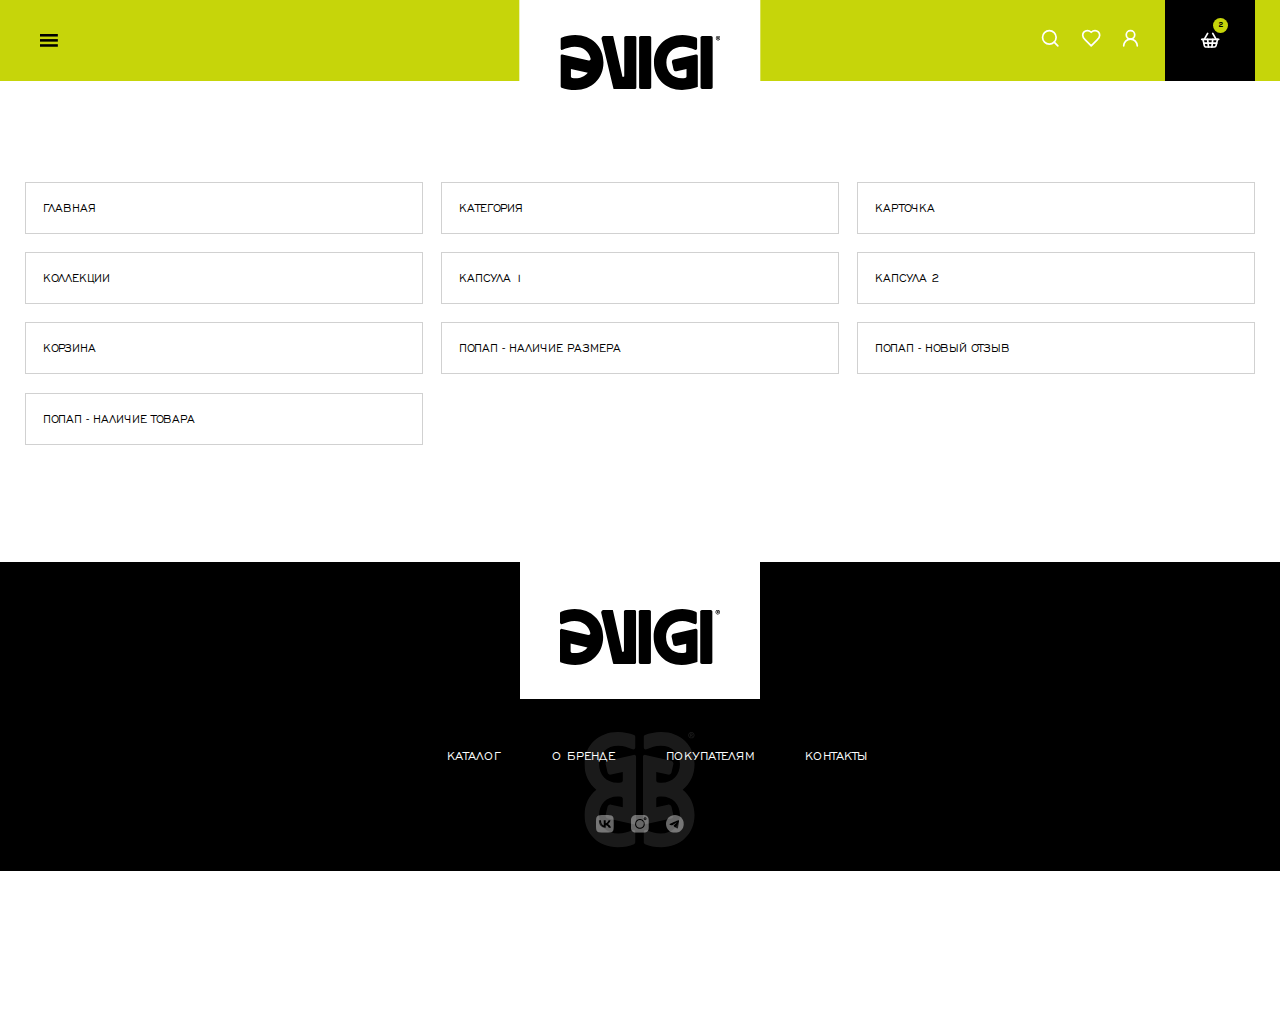
<file: pages.html>
<!DOCTYPE html>
<html lang="ru">
    <head>
        <meta charset="UTF-8">
        <meta http-equiv="X-UA-Compatible" content="IE=edge">
        <meta http-equiv="Cache-Control" content="no-cache">
        <meta name="viewport" content="user-scalable=no, width=device-width, height=device-height">
        <meta name="description" content="Описание сайта">
        <meta name="keywords" content="Ключевые слова">
        <title>Заголовок сайта</title>
        <meta name="robots" content="index, follow">
        <meta name="HandheldFriendly" content="True">
        <meta name="format-detection" content="telephone=no">
        <meta name="format-detection" content="date=no">
        <meta name="format-detection" content="address=no">
        <meta name="format-detection" content="email=no">
        <meta name="application-name" content="Заголовок сайта">
        <meta name="color-scheme" content="only light">
        <meta property="og:title" content="Заголовок сайта">
        <meta property="og:type" content="website">
        <meta property="og:description" content="Описание сайта">
        <meta property="og:image" content="Изображение">
        <meta property="og:site_name" content="Заголовок сайта">
        <link rel="icon" href="images/favicon.png" type="image/png">
        <link rel="stylesheet" href="scripts/swiper/swiper-bundle.min.css">
        <link rel="stylesheet" href="css/common.css">
        <link rel="stylesheet" href="css/pages.css">
        <script defer src="scripts/swiper/swiper-bundle.min.js"></script>
        <script defer src="scripts/main.js"></script>
        <script defer src="scripts/modal.js"></script>
        <script defer src="scripts/phone.js" data-reload></script>
        <script defer src="scripts/lightbox.js"></script>
        <script defer src="scripts/accordion.js"></script>
        <script defer src="scripts/quantity.js"></script>
    </head>
    <body>
        <header>
            <div class="container"><a class="menu" onclick="headerOpen('menu')">
                    <div class="open"><svg width="21" height="15" viewBox="0 0 21 15" fill="none" xmlns="http://www.w3.org/2000/svg">
<rect width="21" height="3" fill="black"/>
<rect y="6" width="21" height="3" fill="black"/>
<rect y="12" width="21" height="3" fill="black"/>
</svg>

                    </div>
                    <div class="close"><svg width="16" height="16" viewBox="0 0 16 16" fill="none" xmlns="http://www.w3.org/2000/svg">
<path d="M5 5L11 11" stroke="black" stroke-linecap="round" stroke-linejoin="round"/>
<path d="M5 11L11 5" stroke="black" stroke-linecap="round" stroke-linejoin="round"/>
</svg>

                    </div></a>
                <menu><a class="catalog" onclick="headerOpen('catalog')"><svg width="21" height="15" viewBox="0 0 21 15" fill="none" xmlns="http://www.w3.org/2000/svg">
<rect width="21" height="3" fill="black"/>
<rect y="6" width="21" height="3" fill="black"/>
<rect y="12" width="21" height="3" fill="black"/>
</svg>
<span>Каталог</span></a><a href="index.html"><span>О бренде</span></a><a class="logotype" href="index.html"><img src="images/svg/logotype.svg" alt=""></a><a href="index.html"><span>Покупателям</span></a><a href="index.html"><span>Контакты</span></a></menu>
                <div class="personal">
                    <div class="search" onclick="headerOpen('search')"><svg width="24" height="24" viewBox="0 0 24 24" fill="none" xmlns="http://www.w3.org/2000/svg">
<path d="M11 19C15.4183 19 19 15.4183 19 11C19 6.58172 15.4183 3 11 3C6.58172 3 3 6.58172 3 11C3 15.4183 6.58172 19 11 19Z" stroke="black" stroke-width="2" stroke-linecap="round" stroke-linejoin="round"/>
<path d="M20.9992 21L16.6992 16.7" stroke="black" stroke-width="2" stroke-linecap="round" stroke-linejoin="round"/>
</svg>

                    </div>
                    <div class="favourite"><svg width="24" height="24" viewBox="0 0 24 24" fill="none" xmlns="http://www.w3.org/2000/svg">
<path d="M19 14C20.49 12.54 22 10.79 22 8.5C22 7.04131 21.4205 5.64236 20.3891 4.61091C19.3576 3.57946 17.9587 3 16.5 3C14.74 3 13.5 3.5 12 5C10.5 3.5 9.26 3 7.5 3C6.04131 3 4.64236 3.57946 3.61091 4.61091C2.57946 5.64236 2 7.04131 2 8.5C2 10.8 3.5 12.55 5 14L12 21L19 14Z" stroke="black" stroke-width="2" stroke-linecap="round" stroke-linejoin="round"/>
</svg>

                    </div>
                    <div class="sign"><svg width="21" height="24" viewBox="0 0 21 24" fill="none" xmlns="http://www.w3.org/2000/svg">
<path d="M18 21C18 18.8783 17.1571 16.8434 15.6569 15.3431C14.1566 13.8429 12.1217 13 10 13C7.87827 13 5.84344 13.8429 4.34315 15.3431C2.84285 16.8434 2 18.8783 2 21" stroke="black" stroke-width="2" stroke-linecap="round" stroke-linejoin="round"/>
<path d="M10 13C12.7614 13 15 10.7614 15 8C15 5.23858 12.7614 3 10 3C7.23858 3 5 5.23858 5 8C5 10.7614 7.23858 13 10 13Z" stroke="black" stroke-width="2" stroke-linecap="round" stroke-linejoin="round"/>
</svg>

                    </div>
                </div><a class="cart" href="cart.html"><svg width="24" height="24" viewBox="0 0 24 24" fill="none" xmlns="http://www.w3.org/2000/svg">
<path d="M5 11L9 4" stroke="black" stroke-width="2" stroke-linecap="round" stroke-linejoin="round"/>
<path d="M19 11L15 4" stroke="black" stroke-width="2" stroke-linecap="round" stroke-linejoin="round"/>
<path d="M2 11H22" stroke="black" stroke-width="2" stroke-linecap="round" stroke-linejoin="round"/>
<path d="M3.5 11L5.1 18.4C5.1935 18.8586 5.44485 19.2698 5.81028 19.5621C6.17572 19.8545 6.63211 20.0094 7.1 20H16.9C17.8 20 18.7 19.3 18.9 18.4L20.6 11" stroke="black" stroke-width="2" stroke-linecap="round" stroke-linejoin="round"/>
<path d="M9 11L10 20" stroke="black" stroke-width="2" stroke-linecap="round" stroke-linejoin="round"/>
<path d="M4.5 15.5H19.5" stroke="black" stroke-width="2" stroke-linecap="round" stroke-linejoin="round"/>
<path d="M15 11L14 20" stroke="black" stroke-width="2" stroke-linecap="round" stroke-linejoin="round"/>
</svg>

                    <div class="count"><span>2</span></div></a>
            </div>
            <section class="search">
                <div class="parent_wrap">
                    <div class="child_wrap">
                        <form>
                            <div class="search"><svg width="24" height="24" viewBox="0 0 24 24" fill="none" xmlns="http://www.w3.org/2000/svg">
<path d="M11 19C15.4183 19 19 15.4183 19 11C19 6.58172 15.4183 3 11 3C6.58172 3 3 6.58172 3 11C3 15.4183 6.58172 19 11 19Z" stroke="black" stroke-width="2" stroke-linecap="round" stroke-linejoin="round"/>
<path d="M20.9992 21L16.6992 16.7" stroke="black" stroke-width="2" stroke-linecap="round" stroke-linejoin="round"/>
</svg>

                            </div>
                            <input type="search" name="search" placeholder="Поиск">
                        </form>
                        <div class="tags"><strong>Часто ищут</strong>
                            <div class="list"><a href="index.html">казаки</a><a href="index.html">лоферы</a><a href="index.html">Туфли</a><a href="index.html">Кроссовки</a></div>
                        </div>
                        <div class="products"><strong>Популярные товары</strong>
                            <div class="list"><a class="product" href="product.html">
                                            <div class="favourite" onclick="event.preventDefault(); this.classList.toggle('active')"><svg width="24" height="24" viewBox="0 0 24 24" fill="none" xmlns="http://www.w3.org/2000/svg">
<path d="M19 14C20.49 12.54 22 10.79 22 8.5C22 7.04131 21.4205 5.64236 20.3891 4.61091C19.3576 3.57946 17.9587 3 16.5 3C14.74 3 13.5 3.5 12 5C10.5 3.5 9.26 3 7.5 3C6.04131 3 4.64236 3.57946 3.61091 4.61091C2.57946 5.64236 2 7.04131 2 8.5C2 10.8 3.5 12.55 5 14L12 21L19 14Z" stroke="black" stroke-width="2" stroke-linecap="round" stroke-linejoin="round"/>
</svg>

                                            </div>
                                            <div class="swiper">
                                                <div class="swiper-wrapper">
                                                    <div class="swiper-slide"><img src="images/webp/1.webp" alt=""></div>
                                                    <div class="swiper-slide"><img src="images/webp/1.webp" alt=""></div>
                                                    <div class="swiper-slide"><img src="images/webp/1.webp" alt=""></div>
                                                </div>
                                                <div class="swiper-pagination"></div>
                                            </div>
                                            <div class="title">
                                                <div><strong>Ботинки Punti</strong><span>Теплые модели обуви с мехом и утеплителями</span>
                                                </div>
                                            </div>
                                            <div class="options">
                                                <div class="sizes">
                                                </div>
                                                <div class="colors">
                                                </div><span class="price"></span>
                                            </div></a><a class="product" href="product.html">
                                            <div class="favourite" onclick="event.preventDefault(); this.classList.toggle('active')"><svg width="24" height="24" viewBox="0 0 24 24" fill="none" xmlns="http://www.w3.org/2000/svg">
<path d="M19 14C20.49 12.54 22 10.79 22 8.5C22 7.04131 21.4205 5.64236 20.3891 4.61091C19.3576 3.57946 17.9587 3 16.5 3C14.74 3 13.5 3.5 12 5C10.5 3.5 9.26 3 7.5 3C6.04131 3 4.64236 3.57946 3.61091 4.61091C2.57946 5.64236 2 7.04131 2 8.5C2 10.8 3.5 12.55 5 14L12 21L19 14Z" stroke="black" stroke-width="2" stroke-linecap="round" stroke-linejoin="round"/>
</svg>

                                            </div>
                                            <div class="swiper">
                                                <div class="swiper-wrapper">
                                                    <div class="swiper-slide"><img src="images/webp/2.webp" alt=""></div>
                                                    <div class="swiper-slide"><img src="images/webp/2.webp" alt=""></div>
                                                    <div class="swiper-slide"><img src="images/webp/2.webp" alt=""></div>
                                                </div>
                                                <div class="swiper-pagination"></div>
                                            </div>
                                            <div class="title">
                                                <div><strong>Сапоги</strong><span>Новинки сезона осень-зима 23/24</span>
                                                </div>
                                            </div>
                                            <div class="options">
                                                <div class="sizes">
                                                </div>
                                                <div class="colors">
                                                </div><span class="price"></span>
                                            </div></a><a class="product" href="product.html">
                                            <div class="favourite" onclick="event.preventDefault(); this.classList.toggle('active')"><svg width="24" height="24" viewBox="0 0 24 24" fill="none" xmlns="http://www.w3.org/2000/svg">
<path d="M19 14C20.49 12.54 22 10.79 22 8.5C22 7.04131 21.4205 5.64236 20.3891 4.61091C19.3576 3.57946 17.9587 3 16.5 3C14.74 3 13.5 3.5 12 5C10.5 3.5 9.26 3 7.5 3C6.04131 3 4.64236 3.57946 3.61091 4.61091C2.57946 5.64236 2 7.04131 2 8.5C2 10.8 3.5 12.55 5 14L12 21L19 14Z" stroke="black" stroke-width="2" stroke-linecap="round" stroke-linejoin="round"/>
</svg>

                                            </div>
                                            <div class="swiper">
                                                <div class="swiper-wrapper">
                                                    <div class="swiper-slide"><img src="images/webp/3.webp" alt=""></div>
                                                    <div class="swiper-slide"><img src="images/webp/3.webp" alt=""></div>
                                                    <div class="swiper-slide"><img src="images/webp/3.webp" alt=""></div>
                                                </div>
                                                <div class="swiper-pagination"></div>
                                            </div>
                                            <div class="title">
                                                <div><strong>Кеды с мехом</strong><span>Теплые модели обуви с мехом и утеплителями</span>
                                                </div>
                                            </div>
                                            <div class="options">
                                                <div class="sizes">
                                                </div>
                                                <div class="colors">
                                                </div><span class="price"></span>
                                            </div></a><a class="product" href="product.html">
                                            <div class="favourite" onclick="event.preventDefault(); this.classList.toggle('active')"><svg width="24" height="24" viewBox="0 0 24 24" fill="none" xmlns="http://www.w3.org/2000/svg">
<path d="M19 14C20.49 12.54 22 10.79 22 8.5C22 7.04131 21.4205 5.64236 20.3891 4.61091C19.3576 3.57946 17.9587 3 16.5 3C14.74 3 13.5 3.5 12 5C10.5 3.5 9.26 3 7.5 3C6.04131 3 4.64236 3.57946 3.61091 4.61091C2.57946 5.64236 2 7.04131 2 8.5C2 10.8 3.5 12.55 5 14L12 21L19 14Z" stroke="black" stroke-width="2" stroke-linecap="round" stroke-linejoin="round"/>
</svg>

                                            </div>
                                            <div class="swiper">
                                                <div class="swiper-wrapper">
                                                    <div class="swiper-slide"><img src="images/webp/4.webp" alt=""></div>
                                                    <div class="swiper-slide"><img src="images/webp/4.webp" alt=""></div>
                                                    <div class="swiper-slide"><img src="images/webp/4.webp" alt=""></div>
                                                </div>
                                                <div class="swiper-pagination"></div>
                                            </div>
                                            <div class="title">
                                                <div><strong>Кроссовки</strong><span>Теплые модели обуви с мехом и утеплителями</span>
                                                </div>
                                            </div>
                                            <div class="options">
                                                <div class="sizes">
                                                </div>
                                                <div class="colors">
                                                </div><span class="price"></span>
                                            </div></a>
                            </div>
                        </div>
                    </div>
                </div>
            </section>
            <section class="catalog">
                <div class="parent_wrap">
                    <div class="child_wrap">
                        <ul class="menu">
                            <li><a href="category.html" style="color: #C3C3C3">Все</a></li>
                            <li onclick="event.preventDefault(); this.parentNode.nextElementSibling.classList.toggle('active'); this.classList.toggle('active')"><a href="category.html">Обувь
                                    <div class="arrow"><svg width="14" height="10" viewBox="0 0 14 10" fill="none" xmlns="http://www.w3.org/2000/svg">
<g clip-path="url(#clip0_2863_819)">
<path d="M12.334 1.66675L7.00065 8.33341L1.66732 1.66675" stroke="black" stroke-width="2" stroke-linecap="round" stroke-linejoin="round"/>
</g>
<defs>
<clipPath id="clip0_2863_819">
<rect width="10" height="14" fill="white" transform="translate(14) rotate(90)"/>
</clipPath>
</defs>
</svg>

                                    </div></a></li>
                            <li><a href="category.html">Новинки</a></li>
                            <li><a href="category.html">Хиты</a></li>
                            <li><a href="category.html">Распродажа</a></li>
                            <li><a href="capsul1.html" style="color: #EB1461">Капсулы</a></li>
                        </ul>
                        <div class="submenu">
                            <div class="submenu_wrap">
                                <ul class="submenu">
                                    <li><a href="category.html">Босоножки</a></li>
                                    <li><a href="category.html">Ботинки</a></li>
                                    <li><a href="category.html">Казаки</a></li>
                                    <li><a href="category.html">Сапоги</a></li>
                                    <li><a href="category.html">Лоферы</a></li>
                                    <li><a href="category.html">Полуботинки</a></li>
                                    <li><a href="category.html">Балетки</a></li>
                                    <li><a href="category.html">Ботильоны</a></li>
                                    <li><a href="category.html">Ботфорты</a></li>
                                    <li><a href="category.html">Кроссовки</a></li>
                                    <li><a href="category.html">Туфли</a></li>
                                    <li><a href="category.html">Пантолеты</a></li>
                                    <li><a href="category.html">Сандали</a></li>
                                    <li><a href="category.html">Угги</a></li>
                                </ul>
                            </div>
                        </div>
                        <div class="products"><a class="product" href="product.html">
                                        <div class="favourite" onclick="event.preventDefault(); this.classList.toggle('active')"><svg width="24" height="24" viewBox="0 0 24 24" fill="none" xmlns="http://www.w3.org/2000/svg">
<path d="M19 14C20.49 12.54 22 10.79 22 8.5C22 7.04131 21.4205 5.64236 20.3891 4.61091C19.3576 3.57946 17.9587 3 16.5 3C14.74 3 13.5 3.5 12 5C10.5 3.5 9.26 3 7.5 3C6.04131 3 4.64236 3.57946 3.61091 4.61091C2.57946 5.64236 2 7.04131 2 8.5C2 10.8 3.5 12.55 5 14L12 21L19 14Z" stroke="black" stroke-width="2" stroke-linecap="round" stroke-linejoin="round"/>
</svg>

                                        </div>
                                        <div class="swiper">
                                            <div class="swiper-wrapper">
                                                <div class="swiper-slide"><img src="images/webp/63.webp" alt=""></div>
                                                <div class="swiper-slide"><img src="images/webp/63.webp" alt=""></div>
                                                <div class="swiper-slide"><img src="images/webp/63.webp" alt=""></div>
                                            </div>
                                            <div class="swiper-pagination"></div>
                                        </div>
                                        <div class="title">
                                            <div><strong>Ботинки Punti</strong>
                                            </div>
                                            <div class="tag">New</div>
                                        </div>
                                        <div class="options">
                                            <div class="sizes">
                                            </div>
                                            <div class="colors">
                                            </div><span class="price">28 500 Р.</span>
                                        </div></a><a class="product" href="product.html">
                                        <div class="favourite" onclick="event.preventDefault(); this.classList.toggle('active')"><svg width="24" height="24" viewBox="0 0 24 24" fill="none" xmlns="http://www.w3.org/2000/svg">
<path d="M19 14C20.49 12.54 22 10.79 22 8.5C22 7.04131 21.4205 5.64236 20.3891 4.61091C19.3576 3.57946 17.9587 3 16.5 3C14.74 3 13.5 3.5 12 5C10.5 3.5 9.26 3 7.5 3C6.04131 3 4.64236 3.57946 3.61091 4.61091C2.57946 5.64236 2 7.04131 2 8.5C2 10.8 3.5 12.55 5 14L12 21L19 14Z" stroke="black" stroke-width="2" stroke-linecap="round" stroke-linejoin="round"/>
</svg>

                                        </div>
                                        <div class="swiper">
                                            <div class="swiper-wrapper">
                                                <div class="swiper-slide"><img src="images/webp/64.webp" alt=""></div>
                                                <div class="swiper-slide"><img src="images/webp/64.webp" alt=""></div>
                                                <div class="swiper-slide"><img src="images/webp/64.webp" alt=""></div>
                                            </div>
                                            <div class="swiper-pagination"></div>
                                        </div>
                                        <div class="title">
                                            <div><strong>Сапоги</strong>
                                            </div>
                                            <div class="tag">New</div>
                                        </div>
                                        <div class="options">
                                            <div class="sizes">
                                            </div>
                                            <div class="colors">
                                            </div><span class="price">28 500 Р.</span>
                                        </div></a><a class="product" href="product.html">
                                        <div class="favourite" onclick="event.preventDefault(); this.classList.toggle('active')"><svg width="24" height="24" viewBox="0 0 24 24" fill="none" xmlns="http://www.w3.org/2000/svg">
<path d="M19 14C20.49 12.54 22 10.79 22 8.5C22 7.04131 21.4205 5.64236 20.3891 4.61091C19.3576 3.57946 17.9587 3 16.5 3C14.74 3 13.5 3.5 12 5C10.5 3.5 9.26 3 7.5 3C6.04131 3 4.64236 3.57946 3.61091 4.61091C2.57946 5.64236 2 7.04131 2 8.5C2 10.8 3.5 12.55 5 14L12 21L19 14Z" stroke="black" stroke-width="2" stroke-linecap="round" stroke-linejoin="round"/>
</svg>

                                        </div>
                                        <div class="swiper">
                                            <div class="swiper-wrapper">
                                                <div class="swiper-slide"><img src="images/webp/65.webp" alt=""></div>
                                                <div class="swiper-slide"><img src="images/webp/65.webp" alt=""></div>
                                                <div class="swiper-slide"><img src="images/webp/65.webp" alt=""></div>
                                            </div>
                                            <div class="swiper-pagination"></div>
                                        </div>
                                        <div class="title">
                                            <div><strong>Кеды с мехом</strong>
                                            </div>
                                            <div class="tag">New</div>
                                        </div>
                                        <div class="options">
                                            <div class="sizes">
                                            </div>
                                            <div class="colors">
                                            </div><span class="price">28 500 Р.</span>
                                        </div></a>
                        </div>
                    </div>
                </div>
            </section>
            <section class="menu">
                <div class="parent_wrap">
                    <div class="child_wrap">
                        <ul class="menu">
                            <li><a href="category.html">Все</a></li>
                            <li onclick="this.classList.toggle('active')"><a>Обувь
                                    <div class="arrow"><svg width="14" height="10" viewBox="0 0 14 10" fill="none" xmlns="http://www.w3.org/2000/svg">
<g clip-path="url(#clip0_2863_819)">
<path d="M12.334 1.66675L7.00065 8.33341L1.66732 1.66675" stroke="black" stroke-width="2" stroke-linecap="round" stroke-linejoin="round"/>
</g>
<defs>
<clipPath id="clip0_2863_819">
<rect width="10" height="14" fill="white" transform="translate(14) rotate(90)"/>
</clipPath>
</defs>
</svg>

                                    </div></a>
                                <ul>
                                    <li><a href="category.html">Босоножки</a></li>
                                    <li><a href="category.html">Ботинки</a></li>
                                    <li><a href="category.html">Казаки</a></li>
                                    <li><a href="category.html">Сапоги</a></li>
                                    <li><a href="category.html">Лоферы</a></li>
                                    <li><a href="category.html">Полуботинки</a></li>
                                    <li><a href="category.html">Балетки</a></li>
                                    <li><a href="category.html">Ботильоны</a></li>
                                    <li><a href="category.html">Ботфорты</a></li>
                                    <li><a href="category.html">Кроссовки</a></li>
                                    <li><a href="category.html">Туфли</a></li>
                                    <li><a href="category.html">Пантолеты</a></li>
                                    <li><a href="category.html">Сандали</a></li>
                                    <li><a href="category.html">Угги</a></li>
                                </ul>
                            </li>
                            <li><a href="category.html">Новинки</a></li>
                            <li><a href="category.html">Хиты</a></li>
                            <li><a href="category.html">Распродажа</a></li>
                            <li><a href="category.html" style="color: #EB1461">Barbiecore</a></li>
                        </ul>
                    </div>
                </div>
            </section>
        </header>
        <main>
            <section class="pages">
                <div class="container"><a href="index.html" target="blank">Главная</a><a href="category.html" target="blank">Категория</a><a href="product.html" target="blank">Карточка</a><a href="collection.html" target="blank">Коллекции</a><a href="capsul1.html" target="blank">Капсула 1</a><a href="capsul2.html" target="blank">Капсула 2</a><a href="cart.html" target="blank">Корзина</a><a data-modal-target="receipt">Попап - Наличие размера</a><a data-modal-target="review">Попап - Новый отзыв</a><a data-modal-target="stock">Попап - Наличие товара</a></div>
            </section>
        </main>
        <footer>
            <div class="container"><span class="copyright">© 2002–2023 <br>Компания EVIGI.</span><a class="mwi" href="https://mwi.me/" target="blank"><svg width="100" height="36" viewBox="0 0 100 36" fill="none" xmlns="http://www.w3.org/2000/svg">
<g clip-path="url(#clip0_4504_897)">
<path d="M17.0389 2.52276C17.7372 2.52276 18.3005 1.95954 18.3005 1.26138C18.3005 0.56322 17.7372 0 17.0389 0C16.3407 0 15.7773 0.56322 15.7773 1.26138C15.7773 1.95954 16.3407 2.52276 17.0389 2.52276Z" fill="#33AD43"/>
<path d="M44.1432 21.6546H41.0156L45.2463 0L52.2467 15.6411L59.3175 0L63.1198 21.6546H59.9923L57.9444 9.52194L52.0941 21.8541L46.285 9.49847L44.1491 21.6546H44.1432Z" fill="white"/>
<path d="M64.7461 0.205341H68.079L73.3894 13.6874L78.8172 0L84.0631 13.6874L89.5554 0.222941H92.8883L83.8812 21.6488L78.6353 7.38053L73.3249 21.6488L64.7461 0.205341Z" fill="white"/>
<path d="M96.9141 0H100.001V21.6546H96.9141V0Z" fill="white"/>
<path fill-rule="evenodd" clip-rule="evenodd" d="M43.5403 33.8285C44.2855 33.8285 44.7784 33.4882 44.9369 33.2183V33.7581H45.6586V27.4336H44.9369V29.5926C44.667 29.3227 44.2386 29.1409 43.5873 29.1409C42.3491 29.1409 41.3164 30.1089 41.3164 31.5052C41.3164 32.9015 42.2377 33.8226 43.5462 33.8226L43.5403 33.8285ZM44.9369 30.455V32.2796C44.755 32.6375 44.309 33.1362 43.6283 33.1362C42.7306 33.1362 42.0734 32.526 42.0734 31.4935C42.0734 30.4609 42.8186 29.8273 43.6694 29.8273C44.2562 29.8273 44.6611 30.0502 44.931 30.455H44.9369Z" fill="white"/>
<path fill-rule="evenodd" clip-rule="evenodd" d="M47.8568 27.774C47.8568 27.5276 47.6514 27.3457 47.405 27.3457C47.1351 27.3457 46.9297 27.5276 46.9297 27.774C46.9297 28.0439 47.1351 28.2257 47.405 28.2257C47.6514 28.2257 47.8568 28.0439 47.8568 27.774ZM47.7453 29.2348H47.0236V33.7582H47.7453V29.2348Z" fill="white"/>
<path fill-rule="evenodd" clip-rule="evenodd" d="M51.1909 35.5649C52.341 35.5649 53.2153 34.9371 53.2153 33.4059V29.2169H52.4701V29.6217C52.2647 29.3753 51.7952 29.1289 51.1204 29.1289C49.8823 29.1289 48.8672 30.0089 48.8672 31.4698C48.8672 32.9306 49.765 33.8107 51.1204 33.8107C51.8833 33.8107 52.2001 33.5877 52.4935 33.2475V33.5173C52.4935 34.3504 52.0417 34.8432 51.1674 34.8432C50.4456 34.8432 50.0173 34.503 49.8413 34.1686L49.1899 34.4619C49.4364 35.1366 50.2051 35.5649 51.1909 35.5649ZM52.4994 30.4783V32.3029C52.341 32.7312 51.8891 33.1594 51.2378 33.136C50.2696 33.136 49.6417 32.5258 49.6417 31.4933C49.6417 30.4607 50.387 29.8271 51.2378 29.8271C51.8481 29.8271 52.294 30.1204 52.4994 30.4783Z" fill="white"/>
<path fill-rule="evenodd" clip-rule="evenodd" d="M55.4232 27.774C55.4232 27.5276 55.2178 27.3457 54.9714 27.3457C54.7015 27.3457 54.4961 27.5276 54.4961 27.774C54.4961 28.0439 54.7015 28.2257 54.9714 28.2257C55.2178 28.2257 55.4232 28.0439 55.4232 27.774ZM55.3117 29.2348H54.59V33.7582H55.3117V29.2348Z" fill="white"/>
<path d="M56.2129 29.2407H57.1576V28.0908H57.8794V29.2407H59.4344V29.9389H57.8794V31.9219C57.8794 32.8195 58.1258 33.1129 58.6657 33.1129C58.9825 33.1129 59.229 32.9779 59.4754 32.7961L59.8099 33.3358C59.54 33.6291 59.0881 33.811 58.5248 33.811C57.6447 33.811 57.1518 33.2243 57.1518 32.0979V29.9389H56.207V29.2407H56.2129Z" fill="white"/>
<path fill-rule="evenodd" clip-rule="evenodd" d="M62.3331 29.1231C61.6818 29.1231 60.96 29.3929 60.5317 29.7743L60.8896 30.314C61.318 29.9972 61.7228 29.8212 62.2392 29.8212C63.1839 29.8212 63.4539 30.361 63.4539 31.1706C63.2309 31.1061 62.7321 31.0357 62.3976 31.0357C61.095 31.0357 60.2383 31.4405 60.2383 32.432C60.2383 33.2651 60.8896 33.8048 61.8813 33.8048C62.6676 33.8048 63.1898 33.4645 63.4597 33.0832V33.7579H64.1815V30.9418C64.1815 29.7919 63.5536 29.1172 62.3331 29.1172V29.1231ZM63.4597 31.8218V32.2736C63.3013 32.6314 62.8084 33.1536 62.0397 33.1536C61.4295 33.1536 61.007 32.8837 61.007 32.4085C61.007 31.8688 61.5703 31.6869 62.4915 31.6869C62.8495 31.6869 63.2368 31.7514 63.4597 31.8218Z" fill="white"/>
<path d="M65.4844 27.416H66.2061V33.764H65.4844V27.416Z" fill="white"/>
<path fill-rule="evenodd" clip-rule="evenodd" d="M72.1495 29.1231C71.4982 29.1231 70.7764 29.3929 70.3481 29.7743L70.706 30.314C71.1344 29.9972 71.5393 29.8212 72.0556 29.8212C73.0004 29.8212 73.2703 30.361 73.2703 31.1706C73.0473 31.1061 72.5485 31.0357 72.2141 31.0357C70.9114 31.0357 70.0547 31.4405 70.0547 32.432C70.0547 33.2651 70.706 33.8048 71.6977 33.8048C72.484 33.8048 73.0004 33.4645 73.2703 33.0832V33.7579H73.992V30.9418C73.992 29.7919 73.3642 29.1172 72.1436 29.1172L72.1495 29.1231ZM73.2761 31.8218V32.2736C73.1177 32.6314 72.6248 33.1536 71.8561 33.1536C71.2517 33.1536 70.8234 32.8837 70.8234 32.4085C70.8234 31.8688 71.3867 31.6869 72.3079 31.6869C72.6659 31.6869 73.0532 31.7514 73.2761 31.8218Z" fill="white"/>
<path fill-rule="evenodd" clip-rule="evenodd" d="M77.3041 35.5649C78.4542 35.5649 79.3286 34.9371 79.3286 33.4059V29.2169H78.5833V29.6217C78.378 29.3753 77.9085 29.1289 77.2337 29.1289C75.9956 29.1289 74.9805 30.0089 74.9805 31.4698C74.9805 32.9306 75.8841 33.8107 77.2337 33.8107C77.9965 33.8107 78.3134 33.5877 78.6068 33.2475V33.5173C78.6068 34.3504 78.155 34.8432 77.2807 34.8432C76.5589 34.8432 76.1306 34.503 75.9545 34.1686L75.3032 34.4619C75.5497 35.1366 76.3183 35.5649 77.3041 35.5649ZM78.5892 30.4783V32.3029C78.4542 32.7312 78.0024 33.1594 77.3276 33.136C76.3594 33.136 75.7316 32.5258 75.7316 31.4933C75.7316 30.4607 76.4768 29.8271 77.3276 29.8271C77.9379 29.8271 78.3838 30.1204 78.5892 30.4783Z" fill="white"/>
<path fill-rule="evenodd" clip-rule="evenodd" d="M82.7554 33.8517C83.5007 33.8517 84.1285 33.5349 84.5569 32.9072L84.0816 32.4789C83.8117 32.8602 83.3188 33.1536 82.773 33.1536C81.8518 33.1536 81.177 32.6607 81.13 31.7338H84.686C84.7329 31.5284 84.7329 31.3524 84.7329 31.194C84.7329 29.9326 83.8293 29.1465 82.6381 29.1465C81.13 29.1465 80.3438 30.1791 80.3438 31.5108C80.3438 32.9306 81.3119 33.8517 82.7554 33.8517ZM83.9701 31.0826H81.1124C81.2239 30.3375 81.7638 29.7977 82.597 29.8212C83.4068 29.8212 83.9231 30.2729 83.9701 31.0826Z" fill="white"/>
<path d="M85.7461 29.2403H86.4678V29.827C86.7612 29.3753 87.3715 29.1523 88.0228 29.1523C89.1964 29.1523 89.8477 29.7625 89.8477 31.1999V33.7637H89.126V31.2879C89.126 30.2964 88.6976 29.8446 87.7998 29.8446C87.2365 29.8446 86.7202 30.2025 86.4737 30.7657V33.7578H85.752V29.2345L85.7461 29.2403Z" fill="white"/>
<path d="M95.1116 32.8192C94.7772 33.4704 93.9615 33.8341 93.2457 33.8341C91.8022 33.8341 90.8398 32.913 90.8398 31.4933C90.8398 30.1673 91.7846 29.1289 93.2046 29.1289C94.0144 29.1289 94.7361 29.4868 95.0295 30.05L94.4662 30.4314C94.1493 30.0031 93.7679 29.8212 93.2046 29.8212C92.2833 29.8212 91.5851 30.5194 91.5851 31.4874C91.5851 32.4554 92.2599 33.1536 93.2985 33.1536C93.8383 33.1536 94.2901 32.8837 94.5601 32.4554L95.1234 32.8133L95.1116 32.8192Z" fill="white"/>
<path d="M96.2631 34.8436C96.3277 34.867 96.3746 34.8905 96.4451 34.8905C96.7795 34.8905 97.0084 34.6676 97.3252 33.9459L97.4602 33.6056L95.2773 29.2642H96.1341L97.824 32.6845L99.1091 29.2642H99.8954L98.1819 33.723C97.5717 35.2542 97.1022 35.6121 96.4685 35.6121C96.2866 35.6121 96.1106 35.5652 95.9756 35.5006L96.269 34.8494L96.2631 34.8436Z" fill="white"/>
<path d="M28.0485 21.6313H32.9775L34.1042 19.7421H26.74L23.5185 28.7009L21.4707 25.0106L17.9793 31.382V4.11865H16.0898V35.3363H17.9793L21.4707 28.6715L23.63 33.1949L24.1464 31.822L24.5982 30.6545" fill="white"/>
<path d="M6.05563 17.8237H1.10316L0 19.7128H7.36416L10.5856 10.7306L12.61 14.4444L16.1014 8.07293V35.3304H18.0143V4.11865H16.1014L12.6335 10.7834L10.4741 6.26006L9.95775 7.63291H9.93428L9.50593 8.78282V8.80629" fill="white"/>
</g>
<defs>
<clipPath id="clip0_4504_897">
<rect width="100" height="35.6061" fill="white"/>
</clipPath>
</defs>
</svg>
</a>
                <menu class="first"><a class="catalog" href="category.html"><span>Каталог</span></a><a href="index.html"><span>О бренде</span></a></menu><a class="logotype" href="index.html"><img src="images/svg/logotype.svg" alt=""></a>
                <menu class="second"><a href="index.html"><span>Покупателям</span></a><a href="index.html"><span>Контакты</span></a></menu>
                <div class="socials"><a href="index.html"><svg width="21" height="21" viewBox="0 0 21 21" fill="none" xmlns="http://www.w3.org/2000/svg">
<g clip-path="url(#clip0_4504_941)">
<path d="M0 10.08C0 5.32823 0 2.95236 1.47618 1.47618C2.95236 0 5.32823 0 10.08 0H10.92C15.6718 0 18.0476 0 19.5238 1.47618C21 2.95236 21 5.32823 21 10.08V10.92C21 15.6718 21 18.0476 19.5238 19.5238C18.0476 21 15.6718 21 10.92 21H10.08C5.32823 21 2.95236 21 1.47618 19.5238C0 18.0476 0 15.6718 0 10.92V10.08Z" fill="white" fill-opacity="0.4"/>
<path d="M11.1371 15.1198C6.25814 15.1198 3.47533 11.809 3.35938 6.2998H5.8033C5.88357 10.3434 7.68525 12.0562 9.11236 12.4094V6.2998H11.4137V9.78719C12.8229 9.6371 14.3034 8.04791 14.8029 6.2998H17.1041C16.7206 8.45404 15.1151 10.0432 13.9734 10.6966C15.1151 11.2263 16.9437 12.6124 17.6394 15.1198H15.1062C14.5621 13.4423 13.2065 12.1445 11.4137 11.9679V15.1198H11.1371Z" fill="black"/>
</g>
<defs>
<clipPath id="clip0_4504_941">
<rect width="21" height="21" fill="white"/>
</clipPath>
</defs>
</svg>
</a><a href="index.html"><svg width="21" height="21" viewBox="0 0 21 21" fill="none" xmlns="http://www.w3.org/2000/svg">
<g clip-path="url(#clip0_4543_1773)">
<path d="M16.6036 3.88574C16.3225 3.88574 16.0938 4.11449 16.0938 4.39557C16.0938 4.67665 16.3225 4.90539 16.6036 4.90539C16.8847 4.90539 17.1134 4.67669 17.1134 4.39557C17.1134 4.11445 16.8847 3.88574 16.6036 3.88574Z" fill="#666666"/>
<path d="M10.5002 5.98047C8.00804 5.98047 5.98047 8.00804 5.98047 10.5002C5.98047 12.9924 8.00804 15.02 10.5002 15.02C12.9925 15.02 15.02 12.9925 15.02 10.5003C15.02 8.00808 12.9925 5.98047 10.5002 5.98047Z" fill="#666666"/>
<path d="M15.2432 0H5.75683C2.58251 0 0 2.58251 0 5.75687V15.2432C0 18.4175 2.58251 21 5.75683 21H15.2432C18.4175 21 21 18.4175 21 15.2432V5.75687C21 2.58251 18.4175 0 15.2432 0ZM10.5 16.2599C7.32396 16.2599 4.74013 13.676 4.74013 10.5C4.74013 7.32396 7.324 4.74018 10.5 4.74018C13.676 4.74018 16.2599 7.324 16.2599 10.5C16.2599 13.676 13.676 16.2599 10.5 16.2599ZM16.6044 6.14562C15.6395 6.14562 14.8544 5.36058 14.8544 4.39564C14.8544 3.43071 15.6395 2.64563 16.6044 2.64563C17.5693 2.64563 18.3544 3.43067 18.3544 4.3956C18.3544 5.36054 17.5693 6.14562 16.6044 6.14562Z" fill="#666666"/>
</g>
<defs>
<clipPath id="clip0_4543_1773">
<rect width="21" height="21" fill="white"/>
</clipPath>
</defs>
</svg>
</a><a href="index.html"><svg width="21" height="21" viewBox="0 0 21 21" fill="none" xmlns="http://www.w3.org/2000/svg">
<g clip-path="url(#clip0_4504_946)">
<path d="M10.5 21C16.299 21 21 16.299 21 10.5C21 4.70101 16.299 0 10.5 0C4.70101 0 0 4.70101 0 10.5C0 16.299 4.70101 21 10.5 21Z" fill="white" fill-opacity="0.4"/>
<path fill-rule="evenodd" clip-rule="evenodd" d="M4.75291 10.3892C7.81387 9.05555 9.85499 8.17635 10.8763 7.75156C13.7922 6.53871 14.3981 6.32803 14.7931 6.32107C14.8799 6.31954 15.0741 6.34107 15.1999 6.44315C15.3062 6.52934 15.3354 6.64578 15.3494 6.7275C15.3634 6.80922 15.3808 6.99539 15.3669 7.14085C15.2089 8.80115 14.5252 12.8302 14.1773 14.6898C14.0302 15.4767 13.7403 15.7405 13.4598 15.7663C12.85 15.8224 12.387 15.3633 11.7964 14.9762C10.8723 14.3704 10.3502 13.9933 9.45316 13.4022C8.41648 12.719 9.08852 12.3436 9.67932 11.7299C9.83393 11.5693 12.5205 9.12568 12.5725 8.904C12.579 8.87628 12.5851 8.77293 12.5237 8.71836C12.4623 8.66379 12.3717 8.68246 12.3063 8.6973C12.2136 8.71833 10.7373 9.69413 7.87731 11.6247C7.45826 11.9124 7.0787 12.0526 6.73863 12.0453C6.36372 12.0372 5.64256 11.8333 5.10645 11.659C4.44888 11.4453 3.92626 11.3323 3.97177 10.9693C3.99548 10.7802 4.25585 10.5868 4.75291 10.3892Z" fill="black"/>
</g>
<defs>
<clipPath id="clip0_4504_946">
<rect width="21" height="21" fill="white"/>
</clipPath>
</defs>
</svg>
</a></div><a class="unknown" href="index.html"><svg width="61" height="64" viewBox="0 0 61 64" fill="none" xmlns="http://www.w3.org/2000/svg">
<path d="M58.7398 3.45523C59.7099 3.45523 60.4674 2.69767 60.4674 1.72762C60.4674 0.757565 59.7099 0 58.7398 0C57.7698 0 57.0122 0.757565 57.0122 1.72762C57.0122 2.69767 57.7698 3.45523 58.7398 3.45523ZM58.7398 0.451852C59.4705 0.451852 59.9954 0.976772 59.9954 1.72762C59.9954 2.48518 59.4705 3.0101 58.7398 3.0101C58.0091 3.0101 57.4842 2.48518 57.4842 1.72762C57.4834 0.976772 58.0083 0.451852 58.7398 0.451852Z" fill="black"/>
<path d="M58.5073 1.96694H58.7005L59.0398 2.61197H59.5647L59.1263 1.92747C59.3656 1.84768 59.5051 1.66795 59.5051 1.40927C59.5051 1.04392 59.2329 0.811279 58.8407 0.811279H58.063V2.61197H58.5081V1.96694H58.5073ZM58.5073 1.17578H58.7601C58.9465 1.17578 59.0456 1.24885 59.0456 1.40843C59.0456 1.57472 58.9457 1.64107 58.7601 1.64107H58.5073V1.17578Z" fill="black"/>
<path d="M53.9452 31.6817C58.006 28.5204 60.4668 23.5903 60.4668 17.739C60.4668 7.46479 52.8836 0.0285645 42.1206 0.0285645C38.6864 0.0285645 35.699 0.760934 33.2709 1.70495C32.856 1.86621 32.5814 2.26346 32.5814 2.7086V8.55915C32.5814 9.33351 33.375 9.85171 34.0847 9.54432C36.6598 8.42645 38.9568 7.56306 41.8762 7.56306C48.3827 7.56306 52.4435 11.8682 52.4435 17.739C52.4435 23.5584 48.5331 27.9115 42.2752 27.9148C42.2726 27.9148 42.2693 27.9148 42.2668 27.9148C41.6117 27.9148 40.9776 27.8712 40.351 27.783C39.8219 27.7091 39.4297 27.253 39.4297 26.7189V21.9677L45.8782 23.4114C46.7618 23.6088 47.6378 23.0537 47.8351 22.1701L48.832 17.718C49.0294 16.8344 48.4743 15.9584 47.5907 15.7611L33.4456 12.5939C32.7745 12.4436 32.1362 12.9542 32.1362 13.6421V33.306C32.1362 33.3077 32.1362 33.3093 32.1362 33.311V49.7213C32.1362 50.4091 32.7737 50.9198 33.4456 50.7694L47.5916 47.6014C48.4751 47.4041 49.0303 46.5272 48.8329 45.6445L47.836 41.1924C47.6386 40.3088 46.7618 39.7537 45.8791 39.9511L39.4305 41.3948V36.6436C39.4305 36.1095 39.8227 35.6534 40.3519 35.5795C40.9784 35.4913 41.6117 35.4477 42.2668 35.4477C42.271 35.4477 42.2752 35.4477 42.2794 35.4477C48.5347 35.4527 52.4443 39.8049 52.4443 45.6235C52.4443 51.4943 48.3836 55.7994 41.8771 55.7994C38.9577 55.7994 36.6606 54.9361 34.0856 53.8182C33.3759 53.5099 32.5822 54.029 32.5822 54.8033V60.6539C32.5822 61.099 32.8568 61.4963 33.2717 61.6576C35.7006 62.6024 38.6872 63.3339 42.1215 63.3339C52.8844 63.3339 60.4676 55.8977 60.4676 45.6235C60.4676 39.773 58.0068 34.8429 53.9452 31.6817Z" fill="black"/>
<path d="M27.0212 12.5938L12.8752 15.7618C11.9917 15.9592 11.4365 16.836 11.6339 17.7187L12.6308 22.1708C12.8282 23.0544 13.705 23.6095 14.5877 23.4122L21.0363 21.9684V26.7196C21.0363 27.2538 20.6441 27.7098 20.1149 27.7837C19.4884 27.8719 18.8551 27.9156 18.2 27.9156C18.1967 27.9156 18.1942 27.9156 18.1908 27.9156C11.9337 27.9114 8.0233 23.5592 8.0233 17.7397C8.0233 11.869 12.0841 7.56379 18.5906 7.56379C21.51 7.56379 23.807 8.42718 26.3821 9.54505C27.0918 9.85328 27.8854 9.33424 27.8854 8.55988V2.70933C27.8854 2.2642 27.6108 1.86694 27.1959 1.70568C24.767 0.760825 21.7804 0.0292969 18.3462 0.0292969C7.58321 0.0292969 0 7.46553 0 17.7397C0 23.5911 2.46082 28.5211 6.52245 31.6824C2.46082 34.8437 0 39.7737 0 45.6251C0 55.8993 7.58321 63.3355 18.3462 63.3355C21.7804 63.3355 24.7678 62.6031 27.1959 61.6591C27.6108 61.4979 27.8854 61.1006 27.8854 60.6555V54.8049C27.8854 54.0306 27.0918 53.5124 26.3821 53.8197C23.807 54.9376 21.51 55.801 18.5906 55.801C12.0841 55.801 8.0233 51.4958 8.0233 45.6251C8.0233 39.8065 11.9329 35.4543 18.1891 35.4492C18.1925 35.4492 18.1967 35.4492 18.2 35.4492C18.8551 35.4492 19.4884 35.4929 20.1149 35.5811C20.6441 35.655 21.0363 36.111 21.0363 36.6452V41.3964L14.5877 39.9526C13.7042 39.7553 12.8282 40.3104 12.6308 41.194L11.6339 45.6461C11.4365 46.5297 11.9917 47.4056 12.8752 47.603L27.0212 50.771C27.6923 50.9214 28.3306 50.4107 28.3306 49.7229V33.3059V30.0572V13.6419C28.3306 12.9541 27.6931 12.4434 27.0212 12.5938Z" fill="black"/>
</svg>
</a>
            </div>
        </footer>
    </body>
</html>
</file>
<file: css/common.css>
@import url("https://fonts.googleapis.com/css2?family=Inter:wght@400;500;600;700&display=swap");
* {
  margin: unset;
  padding: unset;
  outline: unset;
  border: unset;
  list-style-type: none;
  text-decoration: none;
  -webkit-box-sizing: border-box;
          box-sizing: border-box;
  -webkit-box-shadow: unset;
          box-shadow: unset;
  font-variant-numeric: lining-nums;
  -webkit-appearance: none;
     -moz-appearance: none;
          appearance: none;
}

html, body {
  font-family: Arial, Helvetica, sans-serif;
  scroll-behavior: smooth;
}

input,
textarea,
select,
button {
  display: block;
  font-family: inherit;
  font-size: inherit;
  line-height: inherit;
  color: inherit;
  background-color: transparent;
}
input::-webkit-input-placeholder, textarea::-webkit-input-placeholder, select::-webkit-input-placeholder, button::-webkit-input-placeholder {
  color: inherit;
}
input::-moz-placeholder, textarea::-moz-placeholder, select::-moz-placeholder, button::-moz-placeholder {
  color: inherit;
}
input:-ms-input-placeholder, textarea:-ms-input-placeholder, select:-ms-input-placeholder, button:-ms-input-placeholder {
  color: inherit;
}
input::-ms-input-placeholder, textarea::-ms-input-placeholder, select::-ms-input-placeholder, button::-ms-input-placeholder {
  color: inherit;
}
input::placeholder,
textarea::placeholder,
select::placeholder,
button::placeholder {
  color: inherit;
}
input option,
textarea option,
select option,
button option {
  background-color: inherit;
}

input, textarea, label {
  font-size: inherit;
  line-height: inherit;
  font-weight: inherit;
  color: inherit;
}
input::-webkit-input-placeholder, textarea::-webkit-input-placeholder, label::-webkit-input-placeholder {
  font-size: inherit;
  line-height: inherit;
  font-weight: inherit;
  color: inherit;
}
input::-moz-placeholder, textarea::-moz-placeholder, label::-moz-placeholder {
  font-size: inherit;
  line-height: inherit;
  font-weight: inherit;
  color: inherit;
}
input:-ms-input-placeholder, textarea:-ms-input-placeholder, label:-ms-input-placeholder {
  font-size: inherit;
  line-height: inherit;
  font-weight: inherit;
  color: inherit;
}
input::-ms-input-placeholder, textarea::-ms-input-placeholder, label::-ms-input-placeholder {
  font-size: inherit;
  line-height: inherit;
  font-weight: inherit;
  color: inherit;
}
input::placeholder, textarea::placeholder, label::placeholder {
  font-size: inherit;
  line-height: inherit;
  font-weight: inherit;
  color: inherit;
}

a {
  cursor: pointer;
  color: inherit;
}

img {
  vertical-align: middle;
  font-style: italic;
}

@font-face {
  font-family: Druk;
  font-weight: 700;
  src: url(../fonts/DrukCyr-Bold.woff2);
}
@font-face {
  font-family: Engravers;
  font-weight: 400;
  src: url(../fonts/EngraversGothic.woff2);
}
@font-face {
  font-family: Engravers;
  font-weight: 700;
  src: url(../fonts/EngraversGothic-Bold.woff2);
}
:root {
  --gap: 30px;
  --full: minmax(var(--gap), 1fr);
  --content: min(1536px, 100% - var(--gap) * 2);
  --breakout: minmax(0, 132px);
}
@media (max-width: 960px) {
  :root {
    --gap: 20px;
  }
}

* {
  line-height: 125%;
  font-family: "Engravers", sans-serif;
}

html, body {
  -webkit-text-size-adjust: 100%;
     -moz-text-size-adjust: 100%;
      -ms-text-size-adjust: 100%;
          text-size-adjust: 100%;
  scroll-behavior: smooth;
  -webkit-appearance: none;
     -moz-appearance: none;
          appearance: none;
  overflow-x: clip;
  font-weight: 400;
  font-size: 15px;
}

body {
  -moz-transform: scale(0.85, 0.85);
  zoom: 0.85;
  zoom: 85%;
}

section, header, footer {
  width: 100%;
  position: relative;
  display: grid;
  grid-template-columns: [full-start] var(--full) [breakout-start] var(--breakout) [content-start] var(--content) [content-end] var(--breakout) [breakout-end] var(--full) [full-end];
}
section > *, header > *, footer > * {
  grid-column: content;
}
section .full, header .full, footer .full {
  grid-column: full;
}
section .breakout, header .breakout, footer .breakout {
  grid-column: breakout;
}

h1 {
  font-family: Druk;
  font-weight: 700;
  font-size: 300px;
  line-height: 100%;
  text-transform: uppercase;
}
@media (max-width: 960px) {
  h1 {
    font-size: 100px;
  }
}

h2 {
  font-family: Druk;
  font-weight: 700;
  font-size: 80px;
  line-height: 125%;
  text-transform: uppercase;
}
@media (max-width: 960px) {
  h2 {
    font-size: 45px;
  }
}

button, a.button {
  display: grid;
  grid-auto-flow: column;
  -webkit-box-align: center;
      -ms-flex-align: center;
          align-items: center;
  -webkit-box-pack: center;
      -ms-flex-pack: center;
          justify-content: center;
  grid-gap: 10px;
  cursor: pointer;
  border-radius: 4px;
  -webkit-box-shadow: 0 6px 14px 0 rgba(0, 0, 0, 0.1), 0 26px 26px 0 rgba(0, 0, 0, 0.09), 0 58px 35px 0 rgba(0, 0, 0, 0.05), 0 104px 42px 0 rgba(0, 0, 0, 0.01), 0 162px 45px 0 rgba(0, 0, 0, 0);
          box-shadow: 0 6px 14px 0 rgba(0, 0, 0, 0.1), 0 26px 26px 0 rgba(0, 0, 0, 0.09), 0 58px 35px 0 rgba(0, 0, 0, 0.05), 0 104px 42px 0 rgba(0, 0, 0, 0.01), 0 162px 45px 0 rgba(0, 0, 0, 0);
  background: #c6d50a;
  height: 54px;
  padding: 15px 80px;
  min-width: 240px;
  -webkit-transition: all 0.2s;
  transition: all 0.2s;
}
button pre, a.button pre {
  font-weight: 400;
  font-size: 15px;
  text-transform: uppercase;
  color: black;
  padding-bottom: 4px;
}
button:hover, a.button:hover {
  -webkit-transform: translateY(-5%);
      -ms-transform: translateY(-5%);
          transform: translateY(-5%);
  -webkit-box-shadow: 0 16px 32px 0 rgba(0, 0, 0, 0.1), 0 26px 26px 0 rgba(0, 0, 0, 0.09), 0 58px 35px 0 rgba(0, 0, 0, 0.05), 0 104px 42px 0 rgba(0, 0, 0, 0.01), 0 162px 45px 0 rgba(0, 0, 0, 0);
          box-shadow: 0 16px 32px 0 rgba(0, 0, 0, 0.1), 0 26px 26px 0 rgba(0, 0, 0, 0.09), 0 58px 35px 0 rgba(0, 0, 0, 0.05), 0 104px 42px 0 rgba(0, 0, 0, 0.01), 0 162px 45px 0 rgba(0, 0, 0, 0);
}

fieldset.select {
  height: -webkit-max-content;
  height: -moz-max-content;
  height: max-content;
  position: relative;
  z-index: 9;
}
fieldset.select:hover {
  z-index: 10;
}
fieldset.select div.select_current {
  position: relative;
  cursor: pointer;
  outline: none;
}
fieldset.select div.select_current input {
  display: none;
}
fieldset.select div.select_current input:checked + span {
  display: block;
}
fieldset.select div.select_current span {
  display: none;
  border-bottom: 1px solid #D9D9DC;
  font-weight: 400;
  font-size: 16px;
  text-transform: uppercase;
  color: #000;
  width: 100%;
  padding-top: 14px;
  padding-bottom: 11px;
}
fieldset.select div.select_current div.arrow {
  position: absolute;
  top: 50%;
  right: 10px;
  -webkit-transform: translateY(-50%);
      -ms-transform: translateY(-50%);
          transform: translateY(-50%);
  -webkit-transition: -webkit-transform 0.2s;
  transition: -webkit-transform 0.2s;
  transition: transform 0.2s;
  transition: transform 0.2s, -webkit-transform 0.2s;
}
fieldset.select div.select_current:focus {
  pointer-events: none;
}
fieldset.select div.select_current:focus span {
  background-color: white;
  border-bottom-left-radius: 0;
  border-bottom-right-radius: 0;
}
fieldset.select div.select_current:focus div.arrow {
  -webkit-transform: translateY(-50%) rotate(180deg);
      -ms-transform: translateY(-50%) rotate(180deg);
          transform: translateY(-50%) rotate(180deg);
}
fieldset.select div.select_current:focus div.arrow svg path {
  stroke: #C6D50A;
}
fieldset.select div.select_current:focus + div.select_list {
  opacity: 1;
  -webkit-animation-name: none;
          animation-name: none;
}
fieldset.select div.select_list {
  display: block;
  position: absolute;
  top: 100%;
  left: 0;
  width: 100%;
  height: -webkit-max-content;
  height: -moz-max-content;
  height: max-content;
  opacity: 0;
  -webkit-box-shadow: 0 6px 14px 0 rgba(0, 0, 0, 0.1), 0 26px 26px 0 rgba(0, 0, 0, 0.09), 0 58px 35px 0 rgba(0, 0, 0, 0.05), 0 104px 42px 0 rgba(0, 0, 0, 0.01), 0 162px 45px 0 rgba(0, 0, 0, 0);
          box-shadow: 0 6px 14px 0 rgba(0, 0, 0, 0.1), 0 26px 26px 0 rgba(0, 0, 0, 0.09), 0 58px 35px 0 rgba(0, 0, 0, 0.05), 0 104px 42px 0 rgba(0, 0, 0, 0.01), 0 162px 45px 0 rgba(0, 0, 0, 0);
  background: white;
  padding: 13px 10px;
  -webkit-animation-name: hideList;
          animation-name: hideList;
  -webkit-animation-duration: 0.5s;
          animation-duration: 0.5s;
  -webkit-animation-delay: 0.5s;
          animation-delay: 0.5s;
  -webkit-animation-fill-mode: forwards;
          animation-fill-mode: forwards;
  -webkit-animation-timing-function: step-start;
          animation-timing-function: step-start;
  max-height: 230px;
  overflow-y: auto;
}
fieldset.select div.select_list label {
  cursor: pointer;
  display: block;
  font-weight: 400;
  font-size: 16px;
  text-transform: uppercase;
  color: #000;
  padding: 10px;
}
fieldset.select div.select_list label:hover, fieldset.select div.select_list label:focus {
  color: #C6D50A;
}
fieldset.select div.select_list label:not(:last-child) {
  border-bottom: 1px solid #D9D9DC;
}
@-webkit-keyframes hideList {
  from {
    -webkit-transform: scaleY(1);
            transform: scaleY(1);
  }
  to {
    -webkit-transform: scaleY(0);
            transform: scaleY(0);
  }
}
@keyframes hideList {
  from {
    -webkit-transform: scaleY(1);
            transform: scaleY(1);
  }
  to {
    -webkit-transform: scaleY(0);
            transform: scaleY(0);
  }
}

label.checkbox {
  display: block;
  margin-top: 20px;
  position: relative;
  padding-left: 31px;
  cursor: pointer;
  position: relative;
}
label.checkbox input {
  border: unset;
  position: absolute;
  bottom: 0;
  left: 50%;
  z-index: -999;
  opacity: 0;
}
label.checkbox::before {
  content: "";
  position: absolute;
  top: 0;
  left: 0;
  width: 20px;
  height: 20px;
  border: 1px solid #d9d9d9;
}
label.checkbox:has(:checked)::after {
  content: "";
  width: 12px;
  height: 12px;
  position: absolute;
  top: 6px;
  left: 6px;
  background-image: url(../images/svg/checkbox_tick.svg);
  background-position: center center;
  background-repeat: no-repeat;
  background-size: contain;
}
label.checkbox span {
  position: relative;
  top: -4px;
  display: block;
  font-weight: 400;
  font-size: 11px;
  line-height: 136%;
  color: #6c6c6c;
  max-width: 622px;
}
label.checkbox a {
  text-decoration: underline;
}
label.checkbox a:hover {
  text-decoration: none;
}

input, textarea {
  font-weight: 400;
  font-size: 16px;
  color: #000;
  border-bottom: 1px solid #d9d9dc;
  padding: 12px 10px;
  width: 100%;
}
input::-webkit-input-placeholder, textarea::-webkit-input-placeholder {
  text-transform: uppercase;
}
input::-moz-placeholder, textarea::-moz-placeholder {
  text-transform: uppercase;
}
input:-ms-input-placeholder, textarea:-ms-input-placeholder {
  text-transform: uppercase;
}
input::-ms-input-placeholder, textarea::-ms-input-placeholder {
  text-transform: uppercase;
}
input::placeholder, textarea::placeholder {
  text-transform: uppercase;
}

textarea {
  min-height: 44px;
  resize: vertical;
}

video {
  pointer-events: none;
}
video::-webkit-media-controls-panel {
  display: none !important;
  opacity: 1 !important;
}

@media (max-width: 640px) {
  a.collection {
    text-align: center;
  }
}
a.collection img {
  width: 100%;
  height: 100%;
  aspect-ratio: 496/600;
  -o-object-fit: cover;
     object-fit: cover;
  -o-object-position: center center;
     object-position: center center;
  margin-bottom: 17px;
}
@media (max-width: 640px) {
  a.collection img {
    aspect-ratio: 335/536;
    margin-bottom: 10px;
  }
}
a.collection strong {
  display: block;
  text-transform: uppercase;
  font-weight: 400;
  font-size: 30px;
  line-height: 100%;
  margin-bottom: 4px;
}
@media (max-width: 640px) {
  a.collection strong {
    max-width: 300px;
    margin-bottom: 5px;
    margin-left: auto;
    margin-right: auto;
  }
}
a.collection span {
  display: block;
  font-size: 15px;
  color: #6c6c6c;
}
@media (max-width: 640px) {
  a.collection span {
    max-width: 300px;
    margin-left: auto;
    margin-right: auto;
  }
}
a.collection button {
  margin-top: 27px;
  border: 1px solid #d9d9dc;
  -webkit-box-shadow: unset;
          box-shadow: unset;
  background-color: transparent;
}
@media (max-width: 640px) {
  a.collection button {
    margin: 0 auto;
    margin-top: 35px;
  }
}
a.collection button:hover {
  border-color: #C6D50A;
}

a.category img {
  width: 100%;
  height: 100%;
  aspect-ratio: 366/500;
  -o-object-fit: cover;
     object-fit: cover;
  -o-object-position: center center;
     object-position: center center;
}
@media (max-width: 960px) {
  a.category img {
    aspect-ratio: 159/217;
  }
}
a.category strong {
  display: block;
  font-weight: 400;
  font-size: 30px;
  text-transform: uppercase;
  margin-top: 14px;
}
@media (max-width: 960px) {
  a.category strong {
    font-size: 20px;
    margin-top: unset;
  }
}

a.product {
  display: grid;
  position: relative;
  -webkit-tap-highlight-color: rgba(0, 0, 0, 0);
  -webkit-tap-highlight-color: transparent;
}
a.product div.swiper {
  width: 100%;
  min-width: 0;
  aspect-ratio: 366/500;
}
a.product div.swiper div.swiper-slide {
  width: 100%;
  height: 100%;
}
a.product div.swiper-pagination {
  display: grid;
  grid-auto-flow: column;
  grid-auto-rows: -webkit-max-content;
  grid-auto-rows: max-content;
  -webkit-box-pack: center;
      -ms-flex-pack: center;
          justify-content: center;
  grid-gap: 8px;
  top: unset;
  right: unset;
  bottom: 20px;
  left: 50%;
  -webkit-transform: translateX(-50%);
      -ms-transform: translateX(-50%);
          transform: translateX(-50%);
}
@media (max-width: 640px) {
  a.product div.swiper-pagination {
    display: none;
  }
}
a.product div.swiper-pagination span.swiper-pagination-bullet {
  width: 14px;
  height: 14px;
  background-color: white;
  margin: unset;
  opacity: 1;
}
a.product div.swiper-pagination span.swiper-pagination-bullet-active {
  background-color: #C6D50A;
}
a.product div.navigation-thumbs {
  position: absolute;
  top: 0;
  left: 0;
  width: 100%;
  height: 100%;
  display: -webkit-box;
  display: -ms-flexbox;
  display: flex;
  z-index: 2;
}
@media (max-width: 640px) {
  a.product div.navigation-thumbs {
    display: none;
  }
}
a.product div.navigation-thumbs div.navigation-thumb {
  position: relative;
  width: 100%;
  height: 100%;
}
a.product img, a.product video {
  height: 100%;
  width: 100%;
  -o-object-fit: cover;
     object-fit: cover;
  -o-object-position: center center;
     object-position: center center;
}
a.product div.favourite {
  cursor: pointer;
  -webkit-user-select: none;
     -moz-user-select: none;
      -ms-user-select: none;
          user-select: none;
  position: absolute;
  top: 30px;
  right: 30px;
  z-index: 9;
  opacity: 0;
}
@media (max-width: 960px) {
  a.product div.favourite {
    top: 16px;
    right: 16px;
    opacity: 1 !important;
  }
}
a.product div.favourite svg path {
  stroke: #C6D50A;
}
a.product div.favourite.active {
  opacity: 1;
}
a.product div.favourite.active svg path {
  fill: #C6D50A;
}
a.product div.title {
  display: -webkit-box;
  display: -ms-flexbox;
  display: flex;
  -webkit-box-align: center;
      -ms-flex-align: center;
          align-items: center;
  -webkit-box-pack: justify;
      -ms-flex-pack: justify;
          justify-content: space-between;
  gap: 12px;
  position: relative;
  margin-top: 10px;
  margin-bottom: 10px;
}
@media (max-width: 640px) {
  a.product div.title {
    -webkit-box-orient: vertical;
    -webkit-box-direction: normal;
        -ms-flex-direction: column;
            flex-direction: column;
    -webkit-box-align: start;
        -ms-flex-align: start;
            align-items: start;
  }
}
a.product div.title div {
  display: grid;
  grid-gap: 4px;
}
a.product div.title strong {
  display: block;
  font-weight: 400;
  font-size: 30px;
  line-height: 100%;
  color: #000;
  padding-bottom: 7px;
}
@media (max-width: 960px) {
  a.product div.title strong {
    font-size: 20px;
    line-height: 100%;
    padding-bottom: 0;
  }
}
a.product div.title span {
  font-size: 15px;
  color: #6c6c6c;
}
a.product div.title div.tag {
  display: grid;
  -webkit-box-align: center;
      -ms-flex-align: center;
          align-items: center;
  justify-items: center;
  width: -webkit-max-content;
  width: -moz-max-content;
  width: max-content;
  text-transform: uppercase;
  font-size: 15px;
  line-height: 100%;
  color: #fff;
  background: #c6d50a;
  padding: 0px 11px 5px;
}
a.product div.options {
  display: -webkit-box;
  display: -ms-flexbox;
  display: flex;
  -webkit-box-align: center;
      -ms-flex-align: center;
          align-items: center;
  -webkit-box-pack: justify;
      -ms-flex-pack: justify;
          justify-content: space-between;
  -ms-flex-wrap: wrap;
      flex-wrap: wrap;
  gap: 10px;
  border-top: 1px solid #d9d9dc;
  padding: 8px 10px;
  padding-bottom: unset;
}
@media (max-width: 960px) {
  a.product div.options {
    padding: unset;
    padding-top: 8px;
  }
}
@media (max-width: 640px) {
  a.product div.options {
    -webkit-box-align: start;
        -ms-flex-align: start;
            align-items: start;
    -webkit-box-orient: vertical;
    -webkit-box-direction: normal;
        -ms-flex-direction: column;
            flex-direction: column;
    border: unset;
  }
}
a.product div.options div.sizes {
  display: -webkit-box;
  display: -ms-flexbox;
  display: flex;
  -ms-flex-wrap: wrap;
      flex-wrap: wrap;
  gap: 10px;
}
a.product div.options div.sizes span {
  pointer-events: none;
  display: -webkit-box;
  display: -ms-flexbox;
  display: flex;
  -webkit-box-align: center;
      -ms-flex-align: center;
          align-items: center;
  -webkit-box-pack: center;
      -ms-flex-pack: center;
          justify-content: center;
  border: 1px solid #d9d9d9;
  width: 30px;
  height: 30px;
  font-size: 15px;
  color: #6c6c6c;
  padding-bottom: 5px;
}
a.product div.options div.sizes span.hidden {
  color: #c6c6c6;
  background-color: #d9d9d9;
}
a.product div.options div.colors {
  display: grid;
  grid-auto-flow: column;
  grid-gap: 10px;
}
@media (max-width: 640px) {
  a.product div.options div.colors {
    margin-top: 10px;
  }
}
a.product div.options div.colors span {
  display: block;
  width: 16px;
  height: 16px;
  border-radius: 8px;
}
a.product div.options div.prices {
  display: grid;
  -webkit-box-align: center;
      -ms-flex-align: center;
          align-items: center;
  grid-auto-flow: column;
  grid-auto-columns: -webkit-max-content;
  grid-auto-columns: max-content;
  grid-gap: 10px;
}
a.product div.options span.current {
  font-family: Druk;
  font-weight: 700;
  font-size: 30px;
  white-space: nowrap;
  padding-top: 5px;
}
@media (max-width: 640px) {
  a.product div.options span.current {
    padding-top: unset;
  }
}
a.product div.options span.oldprice {
  font-family: Druk;
  font-weight: 700;
  font-size: 24px;
  white-space: nowrap;
  padding-top: 5px;
  text-decoration: line-through;
  color: #9E9E9E;
}
@media (max-width: 640px) {
  a.product div.options span.oldprice {
    padding-top: unset;
  }
}
a.product.big div.swiper {
  aspect-ratio: 755/600;
}
@media (max-width: 640px) {
  a.product.big div.swiper {
    aspect-ratio: 292/398;
  }
}
a.product:hover div.favourite {
  opacity: 1;
}

div.pagination {
  display: grid;
  grid-auto-flow: column;
  grid-auto-columns: -webkit-max-content;
  grid-auto-columns: max-content;
  -webkit-box-pack: center;
      -ms-flex-pack: center;
          justify-content: center;
  -webkit-box-align: center;
      -ms-flex-align: center;
          align-items: center;
  grid-gap: 10px;
  border-top: 1px solid #D9D9DC;
  border-bottom: 1px solid #D9D9DC;
  padding-top: 20px;
  padding-bottom: 20px;
}
div.pagination div.prev, div.pagination div.next, div.pagination div.pages span {
  cursor: pointer;
  display: grid;
  -webkit-box-align: center;
      -ms-flex-align: center;
          align-items: center;
  justify-items: center;
  height: 30px;
  width: 30px;
}
div.pagination div.prev, div.pagination div.next {
  opacity: 0.2;
}
div.pagination div.prev:hover, div.pagination div.next:hover {
  opacity: 1;
}
div.pagination div.prev {
  -webkit-transform: scaleX(-1);
      -ms-transform: scaleX(-1);
          transform: scaleX(-1);
}
div.pagination div.pages {
  display: grid;
  grid-auto-flow: column;
  grid-auto-columns: -webkit-max-content;
  grid-auto-columns: max-content;
  grid-gap: 5px;
}
div.pagination div.pages span {
  margin-top: -3px;
  line-height: 100%;
}

div.quantity {
  display: grid;
  grid-template-columns: repeat(3, -webkit-max-content);
  grid-template-columns: repeat(3, max-content);
  grid-gap: 15px;
  -webkit-user-select: none;
     -moz-user-select: none;
      -ms-user-select: none;
          user-select: none;
}
div.quantity div.minus, div.quantity div.plus {
  cursor: pointer;
  display: grid;
  -webkit-box-align: center;
      -ms-flex-align: center;
          align-items: center;
  justify-items: center;
}
div.quantity div.minus svg path, div.quantity div.plus svg path {
  stroke: #CCCCCC;
}
div.quantity div.minus:hover svg path, div.quantity div.plus:hover svg path {
  stroke: black;
}
div.quantity input {
  width: 30px;
  height: 30px;
  border-bottom: 1px solid #D9D9D9;
  background-color: white;
  font-weight: 400;
  font-size: 15px;
  line-height: 200%;
  color: #6c6c6c;
  padding: unset;
  text-align: center;
  padding-bottom: 5px;
}
div.quantity input::-webkit-inner-spin-button {
  -webkit-appearance: none;
          appearance: none;
}
div.quantity input::-webkit-outer-spin-button {
  -webkit-appearance: none;
          appearance: none;
}

div.sizes {
  display: -webkit-box;
  display: -ms-flexbox;
  display: flex;
  -webkit-box-align: center;
      -ms-flex-align: center;
          align-items: center;
  gap: 10px;
}
div.sizes label.radio {
  position: relative;
}
div.sizes label.radio input {
  border: unset;
  position: absolute;
  bottom: 0;
  left: 50%;
  z-index: -999;
  opacity: 0;
}
div.sizes label.radio input:checked + span {
  border-color: #C6D50A;
}
div.sizes label.radio span.disabled {
  position: relative;
  pointer-events: none;
  background-color: #D9D9D9;
  color: #C6C6C6;
}
div.sizes label.radio span.disabled::after {
  content: "";
  display: block;
  position: absolute;
  top: -7px;
  right: -7px;
  background-image: url(../images/svg/size_info.svg);
  width: 15px;
  height: 15px;
  z-index: 9;
}
div.sizes label.radio span {
  cursor: pointer;
  display: grid;
  -webkit-box-align: center;
      -ms-flex-align: center;
          align-items: center;
  justify-items: center;
  border: 1px solid #d9d9d9;
  width: 30px;
  height: 30px;
  padding-bottom: 5px;
}

a.link {
  display: block;
  position: relative;
  display: inline-block;
  font-weight: 400;
  font-size: 16px;
  text-transform: uppercase;
  color: #000;
}
a.link::after {
  content: "";
  position: absolute;
  height: 1px;
  width: 100%;
  background-color: #c6d50a;
  bottom: 0;
  left: 0;
}

html:has(header.search, header.catalog, header.menu) {
  overflow-y: hidden;
  margin-right: var(--scrollbar-width);
}

header {
  top: -1px;
  position: sticky;
  background-color: #C6D50A;
  z-index: 99;
  height: 95px;
}
@media (max-width: 640px) {
  header {
    height: 65px;
  }
}
header div.container {
  display: -webkit-box;
  display: -ms-flexbox;
  display: flex;
  -webkit-box-align: center;
      -ms-flex-align: center;
          align-items: center;
  position: relative;
  -webkit-box-pack: justify;
      -ms-flex-pack: justify;
          justify-content: space-between;
}
header a.menu {
  display: none;
  width: 24px;
  height: 24px;
  -webkit-box-align: center;
      -ms-flex-align: center;
          align-items: center;
  justify-items: center;
  margin-left: 16px;
}
@media (max-width: 1280px) {
  header a.menu {
    display: grid;
  }
  header a.menu div.open {
    display: block;
    line-height: 0;
  }
  header a.menu div.close {
    position: absolute;
    display: none;
    line-height: 0;
  }
  header a.menu div.close svg {
    width: 36px;
    height: 36px;
  }
}
header menu {
  position: absolute;
  top: 0;
  left: 50%;
  display: -webkit-box;
  display: -ms-flexbox;
  display: flex;
  -webkit-box-align: stretch;
      -ms-flex-align: stretch;
          align-items: stretch;
  height: 100%;
  -webkit-transform: translateX(-50%);
      -ms-transform: translateX(-50%);
          transform: translateX(-50%);
  margin-left: -10px;
  z-index: 2;
}
@media (max-width: 1280px) {
  header menu {
    margin-left: unset;
  }
}
header menu a {
  display: -webkit-box;
  display: -ms-flexbox;
  display: flex;
  -webkit-box-align: center;
      -ms-flex-align: center;
          align-items: center;
  -ms-flex-item-align: stretch;
      align-self: stretch;
  gap: 5px;
  padding: 10px;
}
@media (max-width: 1280px) {
  header menu a {
    display: none;
  }
}
header menu span {
  display: inline-block;
  font-size: 16px;
  text-transform: uppercase;
  color: white;
  padding: 10px;
  padding-top: 5px;
}
header menu a.catalog {
  margin-right: 30px;
  background-color: black;
  padding-left: 20px;
  padding-right: 10px;
}
header menu a.catalog span {
  padding: 10px;
  padding-top: 5px;
}
header menu a.catalog svg rect {
  fill: #C6D50A;
}
header menu a.logotype {
  display: block;
  padding: 41px 47px 55px 48px;
  background-color: white;
  margin-bottom: -66px;
  -webkit-transition: all 0.2s;
  transition: all 0.2s;
  margin-left: 40px;
  margin-right: 40px;
}
@media (max-width: 1540px) {
  header menu a.logotype {
    margin-left: unset;
    margin-right: unset;
  }
}
@media (max-width: 640px) {
  header menu a.logotype {
    padding: 28px 32px 37px 32px;
    margin-bottom: -43px;
  }
}
header menu a.logotype img {
  width: 189px;
  height: 65px;
  -webkit-transition: all 0.2s;
  transition: all 0.2s;
}
@media (max-width: 640px) {
  header menu a.logotype img {
    width: 127px;
    height: 43px;
  }
}
header div.personal {
  display: grid;
  grid-auto-flow: column;
  grid-gap: 24px;
  margin-left: auto;
}
@media (max-width: 960px) {
  header div.personal {
    display: none;
  }
}
header div.personal div {
  cursor: pointer;
}
header div.personal svg path {
  stroke: white;
}
header a.cart {
  position: relative;
  display: grid;
  -webkit-box-align: center;
      -ms-flex-align: center;
          align-items: center;
  justify-items: center;
  background-color: black;
  width: 105px;
  height: 100%;
  margin-left: 30px;
}
@media (max-width: 640px) {
  header a.cart {
    margin-left: unset;
    margin-right: -20px;
    padding-top: 8px;
  }
}
header a.cart svg path {
  stroke: white;
}
header a.cart::after {
  content: "";
  display: none;
  width: calc(50vw - 105px);
  height: 130px;
  position: absolute;
  top: -65px;
  right: 100%;
  background-color: black;
}
@media (max-width: 640px) {
  header a.cart::after {
    display: block;
  }
}
header a.cart div.count {
  position: absolute;
  top: 21px;
  right: 31px;
  width: 18px;
  height: 18px;
  border-radius: 9px;
  background-color: #C6D50A;
  z-index: 1;
}
@media (max-width: 640px) {
  header a.cart div.count {
    top: 12px;
    right: 28px;
  }
}
header a.cart div.count span {
  display: block;
  margin-top: 1px;
  text-align: center;
  font-weight: 700;
  font-size: 10px;
  text-transform: uppercase;
}
header.sticky menu a.logotype, header.search menu a.logotype, header.catalog menu a.logotype, header.menu menu a.logotype {
  padding: 15px 47px 15px 48px;
  margin-bottom: unset;
}
@media (max-width: 640px) {
  header.sticky menu a.logotype, header.search menu a.logotype, header.catalog menu a.logotype, header.menu menu a.logotype {
    display: grid;
    -webkit-box-align: center;
        -ms-flex-align: center;
            align-items: center;
    padding: 0px 32px;
  }
}
header.sticky menu a.logotype img, header.search menu a.logotype img, header.catalog menu a.logotype img, header.menu menu a.logotype img {
  width: 120px;
}
@media (max-width: 640px) {
  header.sticky menu a.logotype img, header.search menu a.logotype img, header.catalog menu a.logotype img, header.menu menu a.logotype img {
    width: 127px;
  }
}
header.search section.search {
  grid-template-rows: 1fr;
}
header.catalog section.catalog {
  grid-template-rows: 1fr;
}
header.menu a.menu div.open {
  display: none;
}
header.menu a.menu div.close {
  display: block;
}
header.menu section.menu {
  grid-template-rows: 1fr;
}
header.menu section.menu div.parent_wrap {
  margin-top: 30px;
  margin-bottom: 30px;
}
header section.search {
  position: absolute;
  top: 94px;
  left: 50%;
  -webkit-transform: translateX(-50%);
      -ms-transform: translateX(-50%);
          transform: translateX(-50%);
  width: 100%;
  max-width: 1800px;
  background-color: white;
  max-height: calc(100vh - 94px);
  display: grid;
  grid-template-rows: 0fr;
  grid-column: breakout;
  -webkit-transition: all 0.3s;
  transition: all 0.3s;
}
@media (max-width: 640px) {
  header section.search {
    top: 64px;
    max-height: calc(100vh - 64px);
  }
}
header section.search div.parent_wrap {
  overflow: hidden;
  overflow-y: auto;
}
header section.search div.parent_wrap::-webkit-scrollbar {
  display: none;
  opacity: 0;
}
header section.search div.child_wrap {
  display: grid;
  grid-gap: 45px;
  padding-top: 80px;
  padding-bottom: 80px;
}
header section.search form {
  display: grid;
  grid-template-columns: -webkit-max-content 1fr;
  grid-template-columns: max-content 1fr;
}
header section.search form div.search {
  display: grid;
  -webkit-box-align: center;
      -ms-flex-align: center;
          align-items: center;
  justify-items: center;
  width: 50px;
  height: 50px;
  border-bottom: 6px solid #C6D50B;
}
header section.search form div.search svg path {
  stroke: #C3C3C3;
}
header section.search form input {
  padding-left: 30px;
  font-weight: 400;
  font-size: 16px;
}
header section.search form input::-webkit-input-placeholder {
  color: #a8a8a8;
  text-transform: uppercase;
}
header section.search form input::-moz-placeholder {
  color: #a8a8a8;
  text-transform: uppercase;
}
header section.search form input:-ms-input-placeholder {
  color: #a8a8a8;
  text-transform: uppercase;
}
header section.search form input::-ms-input-placeholder {
  color: #a8a8a8;
  text-transform: uppercase;
}
header section.search form input::placeholder {
  color: #a8a8a8;
  text-transform: uppercase;
}
header section.search form input::-webkit-search-cancel-button {
  cursor: pointer;
  -webkit-appearance: none;
  display: block;
  width: 24px;
  height: 24px;
  background-image: url(../images/svg/cross.svg);
  background-position: center center;
  background-repeat: no-repeat;
  background-size: contain;
  opacity: 0.3;
}
header section.search form input::-webkit-search-cancel-button:hover {
  opacity: 1;
}
header section.search div.tags {
  display: grid;
  grid-gap: 30px;
}
header section.search div.tags strong {
  font-weight: 400;
  font-size: 30px;
  line-height: 100%;
  color: #000;
}
header section.search div.tags div.list {
  display: -webkit-box;
  display: -ms-flexbox;
  display: flex;
  -ms-flex-wrap: wrap;
      flex-wrap: wrap;
  gap: 40px;
}
@media (max-width: 640px) {
  header section.search div.tags div.list {
    -webkit-box-orient: vertical;
    -webkit-box-direction: normal;
        -ms-flex-direction: column;
            flex-direction: column;
    grid-gap: 25px;
  }
}
header section.search div.tags a {
  font-weight: 400;
  font-size: 16px;
  text-transform: uppercase;
  color: #545454;
  border-bottom: 1px dashed #767676;
  width: -webkit-max-content;
  width: -moz-max-content;
  width: max-content;
}
header section.search div.products {
  display: grid;
  grid-gap: 30px;
}
@media (max-width: 960px) {
  header section.search div.products {
    display: none;
  }
}
header section.search div.products > strong {
  font-weight: 400;
  font-size: 30px;
  line-height: 100%;
  color: #000;
}
header section.search div.products div.list {
  display: grid;
  grid-template-columns: repeat(4, 1fr);
  grid-gap: 24px;
}
header section.search div.products div.list a.product div.options {
  display: none;
}
header section.catalog {
  position: absolute;
  top: 94px;
  left: 50%;
  -webkit-transform: translateX(-50%);
      -ms-transform: translateX(-50%);
          transform: translateX(-50%);
  width: 100%;
  max-width: 1800px;
  background-color: white;
  max-height: calc(100vh - 94px);
  display: grid;
  grid-template-rows: 0fr;
  -webkit-transition: all 0.3s;
  transition: all 0.3s;
  overflow: hidden;
  grid-column: breakout;
}
header section.catalog div.parent_wrap {
  grid-column: full;
  overflow: hidden;
  overflow-y: auto;
}
header section.catalog div.parent_wrap::-webkit-scrollbar {
  display: none;
  opacity: 0;
}
header section.catalog div.child_wrap {
  display: grid;
  padding-top: 80px;
  position: relative;
}
header section.catalog ul.menu {
  display: -webkit-box;
  display: -ms-flexbox;
  display: flex;
  grid-gap: 45px;
  border-bottom: 1px solid #e0dfe4;
  width: 100%;
  max-width: 1596px;
  justify-self: center;
  padding-left: 30px;
  padding-right: 30px;
}
header section.catalog ul.menu li {
  width: 100%;
}
header section.catalog ul.menu li a {
  -webkit-box-align: center;
      -ms-flex-align: center;
          align-items: center;
  display: -webkit-box;
  display: -ms-flexbox;
  display: flex;
  gap: 10px;
  font-weight: 400;
  font-size: 30px;
  line-height: 100%;
  color: #000;
  padding-bottom: 23px;
}
header section.catalog ul.menu li div.arrow {
  position: relative;
  margin-top: -4px;
}
header section.catalog ul.menu li.active a {
  color: #C6D50B;
}
header section.catalog ul.menu li.active div.arrow svg {
  -webkit-transform: rotate(180deg);
      -ms-transform: rotate(180deg);
          transform: rotate(180deg);
}
header section.catalog ul.menu li.active div.arrow svg path {
  stroke: #C6D50B;
}
header section.catalog div.submenu {
  display: grid;
  grid-template-rows: 0fr;
  -webkit-transition: all 0.3s;
  transition: all 0.3s;
  width: 100%;
  max-width: 1536px;
  justify-self: center;
  margin-left: 30px;
  margin-right: 30px;
}
header section.catalog div.submenu.active {
  grid-template-rows: 1fr;
}
header section.catalog div.submenu div.submenu_wrap {
  overflow: hidden;
}
header section.catalog ul.submenu {
  position: relative;
  display: grid;
  grid-template-columns: repeat(auto-fill, minmax(170px, 1fr));
  grid-gap: 0px 45px;
  -webkit-box-pack: justify;
      -ms-flex-pack: justify;
          justify-content: space-between;
  padding: 6px 30px;
  margin-bottom: 28px;
}
header section.catalog ul.submenu::before {
  content: "";
  position: absolute;
  bottom: 6px;
  display: block;
  width: 100%;
  height: 1px;
  background-color: white;
}
header section.catalog ul.submenu a {
  font-weight: 400;
  font-size: 16px;
  text-transform: uppercase;
  color: #000;
  border-bottom: 1px solid #E5E5E5;
  display: block;
  padding-top: 24px;
  padding-bottom: 24px;
  -webkit-transition: font-weight 0.3s;
  transition: font-weight 0.3s;
}
header section.catalog ul.submenu a:hover {
  font-weight: 700;
}
header section.catalog div.products {
  display: grid;
  grid-template-columns: repeat(3, 1fr);
  padding-bottom: 20px;
}
header section.catalog div.products a.product div.swiper {
  aspect-ratio: 600/339;
}
header section.catalog div.products a.product div.title, header section.catalog div.products a.product div.options {
  width: calc(100% - 60px);
  margin-left: 30px;
}
header section.menu {
  position: absolute;
  top: 95px;
  left: 50%;
  -webkit-transform: translateX(-50%);
      -ms-transform: translateX(-50%);
          transform: translateX(-50%);
  width: 100%;
  background-color: white;
  max-height: calc(100vh - 94px);
  display: grid;
  grid-template-rows: 0fr;
  -webkit-transition: all 0.3s;
  transition: all 0.3s;
  overflow: hidden;
  grid-column: breakout;
}
@media (max-width: 640px) {
  header section.menu {
    top: 65px;
    max-height: calc(100vh - 64px);
  }
}
header section.menu div.parent_wrap {
  grid-column: full;
  overflow: hidden;
  overflow-y: auto;
  margin-right: 10px;
  -webkit-transition: margin 0.2s;
  transition: margin 0.2s;
}
header section.menu div.parent_wrap::-webkit-scrollbar {
  width: 3px;
  background-color: transparent;
  margin-right: 10px;
}
header section.menu div.parent_wrap::-webkit-scrollbar-thumb {
  background-color: #D9D9DC;
}
header section.menu div.child_wrap {
  display: grid;
  position: relative;
  padding: 0 25px;
}
header section.menu ul.menu {
  display: -webkit-box;
  display: -ms-flexbox;
  display: flex;
  -webkit-box-orient: vertical;
  -webkit-box-direction: normal;
      -ms-flex-direction: column;
          flex-direction: column;
}
header section.menu ul.menu > li:not(:last-child) {
  border-bottom: 1px solid #E0DFE4;
}
header section.menu ul.menu > li > a {
  display: grid;
  -webkit-box-align: center;
      -ms-flex-align: center;
          align-items: center;
  grid-template-columns: 1fr;
  grid-auto-flow: column;
  grid-auto-columns: -webkit-max-content;
  grid-auto-columns: max-content;
  padding: 10px 20px 20px;
  font-weight: 400;
  font-size: 30px;
  line-height: 100%;
  color: #000;
}
header section.menu ul.menu > li > a div.arrow {
  margin-top: 10px;
  display: grid;
  -webkit-box-align: center;
      -ms-flex-align: center;
          align-items: center;
  justify-items: center;
  line-height: 0;
}
header section.menu ul.menu > li ul {
  padding-left: 20px;
  padding-right: 20px;
  overflow: hidden;
  max-height: 0;
}
header section.menu ul.menu > li ul a {
  display: block;
  padding-top: 15px;
  padding-bottom: 15px;
  border-bottom: 1px solid #E5E5E5;
  font-weight: 400;
  font-size: 16px;
  text-transform: uppercase;
  color: #000;
}
header section.menu ul.menu > li ul a:hover {
  font-weight: 700;
}
header section.menu ul.menu > li ul li:last-child a {
  border: unset;
}
header section.menu ul.menu li.active > a {
  color: #C6D50B;
  border-bottom: 1px solid #E0DFE4;
}
header section.menu ul.menu li.active > a div.arrow {
  -webkit-transform: rotate(180deg);
      -ms-transform: rotate(180deg);
          transform: rotate(180deg);
}
header section.menu ul.menu li.active > a div.arrow svg path {
  stroke: #C6D50B;
}
header section.menu ul.menu li.active ul {
  max-height: 100%;
}

footer {
  padding-top: 53px;
  background-color: black;
  color: white;
}
@media (max-width: 1280px) {
  footer {
    padding-top: unset;
    padding-bottom: 40px;
  }
}
footer div.container {
  display: -webkit-box;
  display: -ms-flexbox;
  display: flex;
  -webkit-box-align: center;
      -ms-flex-align: center;
          align-items: center;
  -webkit-box-pack: justify;
      -ms-flex-pack: justify;
          justify-content: space-between;
}
@media (max-width: 1280px) {
  footer div.container {
    display: grid;
    grid-template-columns: repeat(2, 1fr);
    grid-gap: 60px;
    grid-template-areas: "Logotype Logotype" "First Second" "Socials Socials";
  }
}
@media (max-width: 640px) {
  footer div.container {
    grid-gap: 60px 45px;
  }
}
footer span.copyright {
  grid-area: Copyright;
  text-transform: uppercase;
  font-size: 16px;
}
@media (max-width: 1280px) {
  footer span.copyright {
    display: none;
  }
}
footer a.mwi {
  grid-area: MWI;
  margin-right: -30px;
  opacity: 0;
  pointer-events: none;
}
@media (max-width: 1280px) {
  footer a.mwi {
    display: none;
  }
}
@media (max-width: 640px) {
  footer a.mwi {
    margin-top: -10px;
  }
}
footer div.socials {
  grid-area: Socials;
  display: grid;
  -webkit-box-align: center;
      -ms-flex-align: center;
          align-items: center;
  grid-auto-flow: column;
  grid-gap: 20px;
  width: -webkit-max-content;
  width: -moz-max-content;
  width: max-content;
}
@media (max-width: 1280px) {
  footer div.socials {
    justify-self: center;
  }
}
@media (max-width: 640px) {
  footer div.socials {
    grid-gap: 14px;
    margin-top: -10px;
    margin-right: 15px;
  }
}
footer a.logotype {
  grid-area: Logotype;
  display: block;
  padding: 56px 47px 40px 47px;
  background-color: white;
  -webkit-transition: all 0.2s;
  transition: all 0.2s;
  margin-top: 25px;
}
@media (max-width: 1280px) {
  footer a.logotype {
    margin-top: unset;
    justify-self: center;
  }
}
footer a.logotype img {
  width: 189px;
  height: 65px;
  -webkit-transition: all 0.2s;
  transition: all 0.2s;
}
footer menu {
  display: grid;
  grid-auto-flow: column;
  grid-gap: 60px;
  font-weight: 400;
  font-size: 16px;
  text-transform: uppercase;
  margin-top: -3px;
}
@media (max-width: 1400px) {
  footer menu {
    grid-gap: 20px;
  }
}
@media (max-width: 1280px) {
  footer menu {
    grid-gap: 60px;
  }
}
@media (max-width: 640px) {
  footer menu {
    width: 100px;
    margin-top: 10px;
    grid-auto-flow: row;
    grid-gap: 20px;
  }
}
footer menu.first {
  grid-area: First;
}
@media (max-width: 1280px) {
  footer menu.first {
    justify-self: end;
  }
}
footer menu.second {
  grid-area: Second;
}
@media (max-width: 1280px) {
  footer menu.second {
    justify-self: start;
  }
}
@media (max-width: 1280px) {
  footer a.unknown {
    position: absolute;
    top: 200px;
    left: 50%;
    -webkit-transform: translateX(-50%);
        -ms-transform: translateX(-50%);
            transform: translateX(-50%);
  }
}
@media (max-width: 1280px) {
  footer a.unknown svg {
    width: 131px;
    height: 137px;
    opacity: 0.1;
  }
}
footer a.unknown svg path {
  fill: white;
}

html:has(dialog[open]) {
  overflow-y: hidden;
  margin-right: var(--scrollbar-width);
}

dialog {
  margin: auto;
}
dialog svg.cross {
  position: fixed;
  top: var(--section-side-gap);
  right: var(--section-side-gap);
  cursor: pointer;
  justify-self: end;
}
dialog div.container {
  padding: var(--section-side-gap);
  max-width: 640px;
}
dialog::-ms-backdrop {
  position: fixed;
  inset: 0px;
  background: rgba(0, 0, 0, 0.75);
}
dialog::backdrop {
  position: fixed;
  inset: 0px;
  background: rgba(0, 0, 0, 0.75);
}
dialog::-webkit-scrollbar {
  width: 0;
  height: 0;
}

dialog[data-modal-name=receipt] {
  display: grid;
  -webkit-box-align: center;
      -ms-flex-align: center;
          align-items: center;
  justify-items: center;
  width: 100%;
  height: 100%;
  max-width: 100%;
  max-height: 100%;
  background-color: transparent;
}
dialog[data-modal-name=receipt] div.cross {
  cursor: pointer;
  position: absolute;
  top: 10px;
  right: 10px;
  display: grid;
  -webkit-box-align: center;
      -ms-flex-align: center;
          align-items: center;
  justify-items: center;
  width: 28px;
  height: 28px;
  outline: 1px solid #c6d50a;
  border-radius: 4px;
  padding: 6px;
}
dialog[data-modal-name=receipt] div.cross svg {
  width: 100%;
  height: 100%;
}
dialog[data-modal-name=receipt] div.cross svg path {
  stroke: #6C6C6C;
}
dialog[data-modal-name=receipt] div.cross:hover {
  background-color: #c6d50a;
}
dialog[data-modal-name=receipt] div.cross:hover svg path {
  stroke: black;
}
dialog[data-modal-name=receipt] div.info {
  cursor: pointer;
  position: absolute;
  top: 15px;
  left: 15px;
}
dialog[data-modal-name=receipt] div.info svg path {
  fill: #C6D50A;
}
dialog[data-modal-name=receipt] div.info svg circle {
  stroke: #C6D50A;
}
dialog[data-modal-name=receipt] div.container {
  display: grid;
  position: relative;
  background-color: white;
  max-width: 522px;
  padding: 48px;
}
@media (max-width: 480px) {
  dialog[data-modal-name=receipt] div.container {
    padding: 48px 24px;
  }
}
dialog[data-modal-name=receipt] div.container div.text {
  display: grid;
  justify-items: center;
  text-align: center;
  grid-gap: 18px;
  margin-bottom: 30px;
  color: #6c6c6c;
}
dialog[data-modal-name=receipt] div.container div.text h3 {
  font-family: Druk;
  font-weight: 700;
  font-size: 30px;
  line-height: 100%;
  text-transform: uppercase;
  color: #000;
}
dialog[data-modal-name=receipt] div.container div.text span {
  font-weight: 400;
  font-size: 15px;
  line-height: 133%;
}
dialog[data-modal-name=receipt] div.container form {
  display: grid;
  justify-items: center;
  width: 100%;
}
dialog[data-modal-name=receipt] div.container form button {
  padding-left: 54px;
  padding-right: 54px;
  margin-top: 18px;
}
dialog[data-modal-name=receipt] div.container form label.checkbox {
  max-width: 360px;
}

dialog[data-modal-name=stock] {
  display: grid;
  -webkit-box-align: center;
      -ms-flex-align: center;
          align-items: center;
  justify-items: center;
  width: 100%;
  height: 100%;
  max-width: 100%;
  max-height: 100%;
  background-color: transparent;
}
dialog[data-modal-name=stock] div.cross {
  cursor: pointer;
  position: absolute;
  top: 10px;
  right: 10px;
  display: grid;
  -webkit-box-align: center;
      -ms-flex-align: center;
          align-items: center;
  justify-items: center;
  width: 28px;
  height: 28px;
  outline: 1px solid #c6d50a;
  border-radius: 4px;
  padding: 6px;
}
dialog[data-modal-name=stock] div.cross svg {
  width: 100%;
  height: 100%;
}
dialog[data-modal-name=stock] div.cross svg path {
  stroke: #6C6C6C;
}
dialog[data-modal-name=stock] div.cross:hover {
  background-color: #c6d50a;
}
dialog[data-modal-name=stock] div.cross:hover svg path {
  stroke: black;
}
dialog[data-modal-name=stock] div.container {
  position: relative;
  background-color: white;
  max-width: 522px;
  padding: 48px;
}
@media (max-width: 480px) {
  dialog[data-modal-name=stock] div.container {
    padding: 48px 24px;
  }
}
dialog[data-modal-name=stock] div.container div.text {
  display: grid;
  justify-items: center;
  text-align: center;
}
dialog[data-modal-name=stock] div.container div.text span {
  font-weight: 400;
  font-size: 15px;
  line-height: 140%;
  text-align: center;
  color: #6c6c6c;
}
dialog[data-modal-name=stock] div.container div.text a.phone {
  font-family: Druk;
  display: block;
  font-weight: 700;
  font-size: 30px;
  line-height: 100%;
  color: #000;
  margin-top: 24px;
  margin-bottom: 34px;
}
dialog[data-modal-name=stock] div.container div.text a.phone:hover {
  color: #C6D50A;
}
dialog[data-modal-name=stock] div.container div.text div.socials {
  display: grid;
  grid-auto-flow: column;
  grid-auto-columns: -webkit-max-content;
  grid-auto-columns: max-content;
  grid-gap: 10px;
}
dialog[data-modal-name=stock] div.container div.text div.socials a {
  display: -webkit-box;
  display: -ms-flexbox;
  display: flex;
  -webkit-box-align: center;
      -ms-flex-align: center;
          align-items: center;
  -webkit-box-pack: center;
      -ms-flex-pack: center;
          justify-content: center;
  width: 40px;
  height: 40px;
  border-radius: 4px;
  background-color: black;
}
dialog[data-modal-name=stock] div.container div.text div.socials a svg path {
  fill: white;
}
dialog[data-modal-name=stock] div.container div.text div.socials a:hover {
  background-color: #C6D50A;
}

dialog[data-modal-name=review] {
  display: grid;
  -webkit-box-align: center;
      -ms-flex-align: center;
          align-items: center;
  justify-items: center;
  width: 100%;
  height: 100%;
  max-width: 100%;
  max-height: 100%;
  background-color: transparent;
}
dialog[data-modal-name=review] div.cross {
  cursor: pointer;
  position: absolute;
  top: 10px;
  right: 10px;
  display: grid;
  -webkit-box-align: center;
      -ms-flex-align: center;
          align-items: center;
  justify-items: center;
  width: 28px;
  height: 28px;
  outline: 1px solid #c6d50a;
  border-radius: 4px;
  padding: 6px;
}
dialog[data-modal-name=review] div.cross svg {
  width: 100%;
  height: 100%;
}
dialog[data-modal-name=review] div.cross svg path {
  stroke: #6C6C6C;
}
dialog[data-modal-name=review] div.cross:hover {
  background-color: #c6d50a;
}
dialog[data-modal-name=review] div.cross:hover svg path {
  stroke: black;
}
dialog[data-modal-name=review] div.container {
  display: grid;
  position: relative;
  background-color: white;
  max-width: 522px;
  padding: 48px;
}
@media (max-width: 480px) {
  dialog[data-modal-name=review] div.container {
    padding: 48px 24px;
  }
}
dialog[data-modal-name=review] div.container div.text {
  display: grid;
  justify-items: center;
  text-align: center;
  grid-gap: 18px;
  margin-bottom: 30px;
}
dialog[data-modal-name=review] div.container div.text h3 {
  font-family: Druk;
  font-weight: 700;
  font-size: 30px;
  line-height: 100%;
  text-transform: uppercase;
  color: #000;
}
dialog[data-modal-name=review] div.container div.text span {
  font-weight: 400;
  font-size: 15px;
  line-height: 133%;
  color: #6c6c6c;
}
dialog[data-modal-name=review] div.container form {
  display: grid;
  justify-items: center;
  width: 100%;
}
dialog[data-modal-name=review] div.container form textarea {
  margin-top: 30px;
}
dialog[data-modal-name=review] div.container form button {
  padding-left: 54px;
  padding-right: 54px;
  margin-top: 18px;
}
dialog[data-modal-name=review] div.container form label.checkbox {
  max-width: 360px;
}
dialog[data-modal-name=review] div.container form small {
  font-weight: 400;
  font-size: 11px;
  line-height: 136%;
  color: #6c6c6c;
  justify-self: start;
  margin-top: 5px;
}/*# sourceMappingURL=common.css.map */
</file>
<file: css/mwi.css>
.w-mwi {
    position: fixed;
    bottom: 20px;
    right: 20px;
    z-index: 999;
    width: max-content;
    height: max-content;
}

.w-mwi__buttons {
    display: -webkit-box;
    display: -ms-flexbox;
    display: flex;
    -webkit-box-orient: vertical;
    -webkit-box-direction: reverse;
    -ms-flex-direction: column-reverse;
    flex-direction: column-reverse
}

div.main_button {
    cursor: pointer;
}

.w-mwi-buttons__main-button .second-button .line_box {
    position: relative;
    overflow: hidden;
    position: absolute;
    top: 0;
    left: 16px;
    height: 100%;
    width: 16px
}

.w-mwi-buttons__main-button .second-button .line-one {
    width: 16px;
    height: 1.5px;
    background-color: #fff;
    position: absolute;
    top: 40%;
    left: -16px;
    -webkit-animation-duration: 6s;
    animation-duration: 6s;
    -webkit-animation-iteration-count: infinite;
    animation-iteration-count: infinite;
    -webkit-animation-name: w-mwi-second-line-one;
    animation-name: w-mwi-second-line-one
}

.w-mwi-buttons__main-button .second-button .line-two {
    width: 11px;
    height: 1.5px;
    background-color: #fff;
    position: absolute;
    top: 50%;
    left: 11px;
    -webkit-animation-duration: 6s;
    animation-duration: 6s;
    -webkit-animation-iteration-count: infinite;
    animation-iteration-count: infinite;
    -webkit-animation-name: w-mwi-second-line-two;
    animation-name: w-mwi-second-line-two
}

.w-mwi.open .w-mwi-buttons__main-button {
    background-color: transparent;
    -webkit-box-shadow: none;
    box-shadow: none;
    background-image: url(data:image/svg+xml,%3Csvg\ width=\'40\'\ height=\'40\'\ viewBox=\'0\ 0\ 40\ 40\'\ fill=\'none\'\ xmlns=\'http://www.w3.org/2000/svg\'%3E%3Cpath\ d=\'M30\ 10L10\ 30\'\ stroke=\'%23323232\'\ stroke-width=\'2\'\ stroke-linecap=\'square\'\ stroke-linejoin=\'round\'/%3E%3Cpath\ d=\'M10\ 10L30\ 30\'\ stroke=\'%23323232\'\ stroke-width=\'2\'\ stroke-linecap=\'square\'\ stroke-linejoin=\'round\'/%3E%3C/svg%3E%0A);
    background-repeat: no-repeat;
    background-position: center;
    background-size: 40px 40px;
    -webkit-transition: background .3s linear , -webkit-box-shadow .3s linear;
    transition: background .3s linear , -webkit-box-shadow .3s linear;
    -o-transition: background .3s linear , box-shadow .3s linear;
    transition: background .3s linear , box-shadow .3s linear;
    transition: background .3s linear , box-shadow .3s linear , -webkit-box-shadow .3s linear
}

.w-mwi.open .w-mwi-buttons__main-button .first-button, .w-mwi.open .w-mwi-buttons__main-button .second-button {
    opacity: 0;
    visibility: hidden
}

.w-mwi-buttons__button-icons__roller {
    display: -webkit-box;
    display: -ms-flexbox;
    display: flex;
    justify-content: center;
    -webkit-box-orient: vertical;
    -webkit-box-direction: normal;
    -ms-flex-direction: column;
    flex-direction: column;
    margin: 0;
    padding: 0;
    list-style: none
}

.w-mwi-buttons__button-icons__roller li {
    -webkit-box-shadow: 0 26px 11px rgba(0,0,0,.01) , 0 15px 9px rgba(0,0,0,.05) , 0 7px 7px rgba(0,0,0,.09) , 0 2px 4px rgba(0,0,0,.1) , 0 0 0 rgba(0,0,0,.1);
    box-shadow: 0 26px 11px rgba(0,0,0,.01) , 0 15px 9px rgba(0,0,0,.05) , 0 7px 7px rgba(0,0,0,.09) , 0 2px 4px rgba(0,0,0,.1) , 0 0 0 rgba(0,0,0,.1);
    width: 60px;
    height: 60px;
    border-radius: 50%;
    display: -webkit-box;
    display: -ms-flexbox;
    display: flex;
    -webkit-box-align: center;
    -ms-flex-align: center;
    align-items: center;
    -webkit-box-pack: center;
    -ms-flex-pack: center;
    justify-content: center;
    justify-self: center;
    align-self: center;
    margin: 0 0 -50px;
    -webkit-transition: margin-bottom .3s , opacity .2s linear;
    -o-transition: margin-bottom .3s , opacity .2s linear;
    transition: margin-bottom .3s , opacity .2s linear;
    opacity: 0;
    visibility: hidden;
    cursor: pointer;
}

.w-mwi-buttons__button-icons__roller li:hover .w-mwi-buttons__button_info {
    opacity: 1;
    visibility: visible;
    bottom: 68px;
    z-index: 100
}

.w-mwi-buttons__button-icons__roller li .w-mwi-buttons__button_info {
    z-index: -100;
    opacity: 0;
    visibility: hidden;
    -webkit-transition: opacity .3s , bottom .3s ease-in-out;
    -o-transition: opacity .3s , bottom .3s ease-in-out;
    transition: opacity .3s , bottom .3s ease-in-out;
    position: absolute;
    right: calc(100% - 64px);
    bottom: 100px;
    padding-right: 64px;
    font-weight: 400;
    font-size: 14px;
    line-height: 18px;
    -webkit-font-feature-settings: "pnum" on , "lnum" on;
    font-feature-settings: "pnum" on , "lnum" on;
    color: #323232;
    -webkit-filter: drop-shadow(0 0 15px rgba(0,0,0,.2));
    filter: drop-shadow(0 0 15px rgba(0,0,0,.2))
}

.w-mwi-buttons__button-icons__roller li .w-mwi-buttons__button_info_item {
    width: 292px;
    background-color: #fff;
    padding: 14px 16px;
    border-bottom: 1px solid #e0e0e0;
    cursor: auto
}

.w-mwi-buttons__button-icons__roller li .w-mwi-buttons__button_info_item:first-child {
    border-top-left-radius: 15px;
    border-top-right-radius: 15px
}

.w-mwi-buttons__button-icons__roller li .w-mwi-buttons__button_info_item:last-child {
    border-bottom-left-radius: 15px;
    border-bottom-right-radius: 15px;
    border-bottom: none
}

.w-mwi-buttons__button-icons__roller li .w-mwi-buttons__button_info p {
    margin: 0
}

.w-mwi-buttons__button-icons__roller li .w-mwi-buttons__button_info a {
    color: inherit;
    text-decoration: none;
    font-weight: 600;
    cursor: pointer;
    display: initial
}

.w-mwi-buttons__button-icons__roller li a {
    display: -webkit-box;
    display: -ms-flexbox;
    display: flex
}

.w-mwi.open .w-mwi-buttons__button-icons__roller li {
    margin: 0 0 8px;
    opacity: 1;
    visibility: visible
}

.w-mwi-buttons__button-icons__roller.animated li {
    visibility: visible
}

.w-mwi-buttons__button-tel {
    background: #9951a0
}

.w-mwi-buttons__button-wa {
    background: #1cd741
}

.w-mwi-buttons__button-tg {
    background: #40b3e0
}

.w-mwi {
    animation-name: wmi-pos;
    animation-duration: 1.5s;
    animation-timing-function: ease-in-out;
    animation-iteration-count: infinite;
    transition: all 1s;
}
.w-mwi:hover {
    animation: none;
}

.w-mwi .main_button svg path:first-child{
    stroke: none;
    animation-name: wmi;
    animation-duration: 2s;
    animation-fill-mode: forwards;
    animation-iteration-count: infinite;
}

@-webkit-keyframes w-mwi-first {
    48% {
        opacity: 1;
    }

    53% {
        opacity: 0;
    }

    95% {
        opacity: 0;
    }

    99% {
        opacity: 1;
    }
}

@keyframes w-mwi-first {
    48% {
        opacity: 1;
    }

    53% {
        opacity: 0;
    }

    95% {
        opacity: 0;
    }

    99% {
        opacity: 1;
    }
}

@-webkit-keyframes w-mwi-second {
    53% {
        opacity: 0;
    }

    58% {
        opacity: 1;
    }

    90% {
        opacity: 1;
    }

    95% {
        opacity: 0;
    }
}

@keyframes w-mwi-second {
    53% {
        opacity: 0;
    }

    58% {
        opacity: 1;
    }

    90% {
        opacity: 1;
    }

    95% {
        opacity: 0;
    }
}

@-webkit-keyframes w-mwi-second-line-one {
    0% {
        left: -16px;
        width: 16px;
    }

    60% {
        left: -16px;
        width: 16px;
    }

    70% {
        left: 0;
        width: 16px;
    }

    80% {
        left: 0px;
        width: 16px;
    }

    90% {
        left: 16px;
        width: 16px;
    }

    100% {
        left: 16px;
        width: 0;
    }
}

@keyframes w-mwi-second-line-one {
    0% {
        left: -16px;
        width: 16px;
    }

    60% {
        left: -16px;
        width: 16px;
    }

    70% {
        left: 0;
        width: 16px;
    }

    80% {
        left: 0px;
        width: 16px;
    }

    90% {
        left: 16px;
        width: 16px;
    }

    100% {
        left: 16px;
        width: 0;
    }
}

@-webkit-keyframes w-mwi-second-line-two {
    0% {
        left: -11px;
        width: 11px;
    }

    70% {
        left: -11px;
        width: 11px;
    }

    80% {
        left: 0;
        width: 11px;
    }

    90% {
        left: 11px;
        width: 0;
    }

    100% {
        left: 0;
        width: 0;
    }
}

@keyframes w-mwi-second-line-two {
    0% {
        left: -11px;
        width: 11px;
    }

    70% {
        left: -11px;
        width: 11px;
    }

    80% {
        left: 0;
        width: 11px;
    }

    90% {
        left: 11px;
        width: 0;
    }

    100% {
        left: 0;
        width: 0;
    }
}

/* @keyframes wmi {
    0% {
        fill: #C6D50A;
    }
    50% {
        fill: #7ebd0b;
    }
    100% {
        fill: #C6D50A;
    }
} */
@keyframes wmi-pos {
    0% {
        bottom: 20px;
    }
    50% {
        bottom: 35px;
    }
    100% {
        bottom: 20px;
    }
}


@media screen and (max-width: 765px) {
    .w-mwi {
        bottom:8px;
        right: 8px
    }

    .w-mwi.is-upper {
        bottom: 88px;
        right: 8px
    }

    .w-mwi-buttons__main-button {
        width: 50px;
        height: 50px
    }

    .w-mwi-buttons__main-button .first-button {
        width: 34px;
        height: 34px
    }

    .w-mwi-buttons__main-button .second-button .line_box {
        left: 12px;
        width: 14px
    }

    .w-mwi-buttons__main-button .second-button {
        width: 40px;
        height: 40px
    }

    .w-mwi.open .w-mwi-buttons__main-button {
        background-size: 34px 34px
    }

    .w-mwi-buttons__button-icons__roller li {
        width: 50px;
        height: 50px
    }

    .w-mwi-buttons__button-icons__roller li:hover .w-mwi-buttons__button_info {
        bottom: 48px;
        -webkit-filter: drop-shadow(0 0 15px rgba(0,0,0,.2));
        filter: drop-shadow(0 0 15px rgba(0,0,0,.2))
    }

    .w-mwi-buttons__button-icons__roller li .w-mwi-buttons__button_info {
        font-size: 10px;
        line-height: 16px
    }

    .w-mwi-buttons__button-icons__roller li .w-mwi-buttons__button_info_item {
        display: -webkit-box;
        display: -ms-flexbox;
        display: flex;
        -webkit-box-orient: horizontal;
        -webkit-box-direction: reverse;
        -ms-flex-direction: row-reverse;
        flex-direction: row-reverse;
        -webkit-box-pack: end;
        -ms-flex-pack: end;
        justify-content: flex-end;
        padding: 10px;
        width: 217px;
        position: relative
    }

    .w-mwi-buttons__button-icons__roller li .w-mwi-buttons__button_info a {
        font-size: 0;
        display: block;
        width: 90%;
        min-width: 14px;
        height: 70%;
        background-image: url(data:image/svg+xml,%3Csvg\ width=\'14\'\ height=\'14\'\ viewBox=\'0\ 0\ 14\ 14\'\ fill=\'none\'\ xmlns=\'http://www.w3.org/2000/svg\'%3E%3Cg\ clip-path=\'url\(%23clip0_456_9\)\'%3E%3Cpath\ d=\'M12.8333\ 9.86977V11.6198C12.834\ 11.7822\ 12.8007\ 11.943\ 12.7356\ 12.0919C12.6705\ 12.2407\ 12.5751\ 12.3744\ 12.4554\ 12.4842C12.3357\ 12.594\ 12.1943\ 12.6776\ 12.0404\ 12.7297C11.8865\ 12.7817\ 11.7235\ 12.8011\ 11.5617\ 12.7864C9.76665\ 12.5914\ 8.04242\ 11.978\ 6.5275\ 10.9956C5.11807\ 10.1\ 3.92311\ 8.90504\ 3.0275\ 7.49561C2.04166\ 5.97381\ 1.42814\ 4.24119\ 1.23667\ 2.4381C1.22209\ 2.27679\ 1.24126\ 2.11422\ 1.29296\ 1.96072C1.34466\ 1.80722\ 1.42775\ 1.66617\ 1.53695\ 1.54655C1.64615\ 1.42693\ 1.77905\ 1.33135\ 1.92721\ 1.26591C2.07537\ 1.20047\ 2.23553\ 1.16659\ 2.3975\ 1.16644H4.1475C4.4306\ 1.16365\ 4.70505\ 1.2639\ 4.9197\ 1.4485C5.13434\ 1.6331\ 5.27455\ 1.88945\ 5.31417\ 2.16977C5.38803\ 2.72981\ 5.52501\ 3.2797\ 5.7225\ 3.80894C5.80099\ 4.01773\ 5.81797\ 4.24464\ 5.77145\ 4.46279C5.72492\ 4.68093\ 5.61684\ 4.88117\ 5.46\ 5.03977L4.71917\ 5.7806C5.54958\ 7.24101\ 6.75877\ 8.4502\ 8.21917\ 9.2806L8.96\ 8.53977C9.1186\ 8.38293\ 9.31884\ 8.27485\ 9.53699\ 8.22833C9.75513\ 8.1818\ 9.98205\ 8.19879\ 10.1908\ 8.27727C10.7201\ 8.47476\ 11.27\ 8.61174\ 11.83\ 8.68561C12.1134\ 8.72558\ 12.3722\ 8.86831\ 12.5571\ 9.08664C12.7421\ 9.30498\ 12.8404\ 9.58369\ 12.8333\ 9.86977Z\'\ stroke=\'%23323232\'\ stroke-linecap=\'round\'\ stroke-linejoin=\'round\'/%3E%3C/g%3E%3Cdefs%3E%3CclipPath\ id=\'clip0_456_9\'%3E%3Crect\ width=\'14\'\ height=\'14\'\ fill=\'white\'/%3E%3C/clipPath%3E%3C/defs%3E%3C/svg%3E%0A);
        background-repeat: no-repeat;
        background-position: top left;
        position: absolute
    }

    .w-mwi-buttons__button-icons__roller li .w-mwi-buttons__button_info p {
        padding-left: 21px
    }

    .w-mwi-buttons__button-tel svg {
        width: 32px;
        height: 32px
    }

    .w-mwi-buttons__button-wa svg {
        width: 33px;
        height: 33px
    }

    .w-mwi-buttons__button-tg svg {
        width: 28px;
        height: 28px;
        margin-right: 2px
    }
}
</file>
<file: css/index.css>
section.main {
  background-color: #C6D50A;
  height: calc(100vh - 95px);
  padding-bottom: 52px;
  margin-bottom: -190px;
  min-height: 800px;
}
@media (max-width: 960px) {
  section.main {
    margin-bottom: 20px;
    min-height: unset;
    padding-bottom: 32px;
  }
}
@media (max-width: 640px) {
  section.main {
    height: calc(100vh - 65px);
  }
}
section.main div.container {
  position: relative;
  grid-column: breakout;
}
@media (max-width: 640px) {
  section.main div.container::after {
    content: "";
    display: block;
    width: 20px;
    height: 65px;
    position: absolute;
    top: 0;
    left: 100%;
    background-color: black;
  }
}
section.main div.swiper {
  height: 100%;
  overflow: visible;
}
section.main div.swiper-slide {
  position: relative;
  display: grid;
  -webkit-box-pack: center;
      -ms-flex-pack: center;
          justify-content: center;
  justify-items: center;
  -ms-flex-line-pack: center;
      align-content: center;
  text-align: center;
  height: 100%;
  width: 100%;
  opacity: 0;
  pointer-events: none;
  -webkit-transition: opacity 0.3s;
  transition: opacity 0.3s;
}
section.main div.swiper-slide div.text {
  display: grid;
  justify-items: center;
  position: relative;
  z-index: 2;
  margin-top: -125px;
}
@media (max-width: 960px) {
  section.main div.swiper-slide div.text {
    margin-top: 45px;
  }
}
section.main div.swiper-slide div.text > span {
  margin-bottom: -20px;
  font-size: 30px;
  color: #fff;
}
@media (max-width: 960px) {
  section.main div.swiper-slide div.text > span {
    margin-bottom: -10px;
  }
}
section.main div.swiper-slide div.text h1 {
  color: white;
}
@media (max-width: 960px) {
  section.main div.swiper-slide div.text h1 {
    font-size: 200px;
  }
}
section.main div.swiper-slide div.text a.button {
  margin-top: 30px;
}
section.main div.swiper-slide img {
  position: absolute;
  top: 0;
  left: 0;
  width: 100%;
  height: 100%;
  -o-object-fit: cover;
     object-fit: cover;
  -o-object-position: center center;
     object-position: center center;
  z-index: 1;
}
section.main div.swiper-slide.swiper-slide-visible {
  opacity: 1;
  pointer-events: auto;
}
section.main div.swiper-pagination {
  display: grid;
  grid-auto-flow: column;
  position: absolute;
  bottom: 155px;
  left: -13px;
  z-index: 3;
  background-color: white;
  width: -webkit-max-content;
  width: -moz-max-content;
  width: max-content;
  padding: 20px 27px;
  border-radius: 4px;
  gap: 8px;
}
@media (max-width: 960px) {
  section.main div.swiper-pagination {
    bottom: 45px;
    left: 50%;
    -webkit-transform: translateX(-50%);
        -ms-transform: translateX(-50%);
            transform: translateX(-50%);
    gap: 5px;
    padding: 14px 20px;
  }
}
section.main div.swiper-pagination span {
  width: 14px;
  height: 14px;
  background-color: #C6D50A;
  margin: unset !important;
  opacity: 1;
}
@media (max-width: 960px) {
  section.main div.swiper-pagination span {
    width: 9px;
    height: 9px;
  }
}
section.main div.swiper-pagination span.swiper-pagination-bullet-active {
  background-color: black;
}

section.collections {
  margin-bottom: 58px;
}
@media (max-width: 640px) {
  section.collections {
    margin-bottom: 27px;
  }
}
section.collections div.swiper {
  width: 100%;
  min-width: 0;
}
section.collections div.swiper-navigation {
  display: none;
  -webkit-box-pack: justify;
      -ms-flex-pack: justify;
          justify-content: space-between;
  width: 100%;
  position: absolute;
  bottom: 110px;
  z-index: 1;
}
@media (max-width: 640px) {
  section.collections div.swiper-navigation {
    display: -webkit-box;
    display: -ms-flexbox;
    display: flex;
  }
}
section.collections div.swiper-navigation div.arrow {
  opacity: 0.2;
}
section.collections div.swiper-navigation div.arrow:first-child {
  -webkit-transform: scaleX(-1);
      -ms-transform: scaleX(-1);
          transform: scaleX(-1);
}
section.collections div.swiper-navigation div.arrow:hover {
  opacity: 1;
}

section.categories {
  margin-bottom: 51px;
}
@media (max-width: 960px) {
  section.categories {
    margin-bottom: 43px;
  }
}
section.categories h2 {
  margin-bottom: 34px;
  margin-left: calc(33.3333333333% - 4px);
}
@media (max-width: 960px) {
  section.categories h2 {
    margin-left: unset;
    margin-bottom: 28px;
  }
}
section.categories div.swiper {
  overflow: visible;
}

section.compilation {
  margin-bottom: 98px;
}
@media (max-width: 960px) {
  section.compilation {
    margin-bottom: 60px;
  }
}
section.compilation div.container > div.swiper {
  overflow: visible;
}
section.compilation h2 {
  margin-bottom: 38px;
}
@media (max-width: 960px) {
  section.compilation h2 {
    text-align: center;
    margin-bottom: 30px;
  }
}
section.compilation div.swiper-slide {
  width: auto;
}
section.compilation a.product {
  display: block;
}
@media (max-width: 640px) {
  section.compilation a.product {
    width: 292px;
  }
}
section.compilation button {
  display: none;
  margin: 0 auto;
  margin-top: 56px;
}
@media (max-width: 640px) {
  section.compilation button {
    display: block;
  }
}

section.collection {
  margin-bottom: 110px;
}
@media (max-width: 640px) {
  section.collection {
    margin-bottom: 40px;
  }
}
section.collection h2 {
  margin-bottom: 47px;
}
@media (max-width: 960px) {
  section.collection h2 {
    margin-bottom: 31px;
  }
}
section.collection div.container {
  display: grid;
  grid-template-columns: repeat(2, 1fr);
  grid-gap: 24px;
}
@media (max-width: 960px) {
  section.collection div.container {
    grid-template-columns: 1fr;
    grid-gap: 16px;
  }
}
section.collection div.intro {
  position: relative;
  height: -webkit-max-content;
  height: -moz-max-content;
  height: max-content;
}
@media (max-width: 960px) {
  section.collection div.intro {
    display: none;
  }
}
@media (max-width: 640px) {
  section.collection div.intro {
    display: block;
  }
}
section.collection div.intro img {
  width: 100%;
  height: 100%;
  aspect-ratio: 752/1140;
  -o-object-fit: cover;
     object-fit: cover;
  -o-object-position: center bottom;
     object-position: center bottom;
}
@media (max-width: 480px) {
  section.collection div.intro img {
    margin-left: -20px;
    width: calc(100% + 40px);
    aspect-ratio: 374/517;
  }
}
section.collection div.intro span {
  display: grid;
  -webkit-box-align: center;
      -ms-flex-align: center;
          align-items: center;
  position: absolute;
  bottom: 0;
  left: 0;
  width: 100%;
  aspect-ratio: 16/6.5;
  padding: 73px;
  font-size: 30px;
  text-transform: uppercase;
  color: white;
  line-height: 100%;
  vertical-align: middle;
}
@media (max-width: 1280px) {
  section.collection div.intro span {
    font-size: 18px;
    line-height: 122%;
    padding: 40px;
  }
}
@media (max-width: 640px) {
  section.collection div.intro span {
    padding: 10px;
  }
}
section.collection div.list {
  display: grid;
  grid-template-columns: repeat(2, 1fr);
  grid-gap: 40px 24px;
}
@media (max-width: 480px) {
  section.collection div.list {
    justify-items: center;
    grid-template-columns: 1fr;
    grid-gap: 32px 24px;
  }
}
@media (max-width: 480px) {
  section.collection div.list a.product {
    max-width: 292px;
  }
  section.collection div.list a.product:nth-child(3), section.collection div.list a.product:nth-child(4) {
    display: none;
  }
}

section.mission {
  margin-bottom: 103px;
}
@media (max-width: 640px) {
  section.mission {
    margin-bottom: 69px;
  }
}
section.mission div.container {
  display: grid;
  -webkit-box-align: start;
      -ms-flex-align: start;
          align-items: start;
  grid-template-areas: "Image Title" "Image Text";
  grid-template-columns: repeat(2, 1fr);
  grid-template-rows: -webkit-max-content 1fr;
  grid-template-rows: max-content 1fr;
  grid-gap: 0 24px;
}
@media (max-width: 640px) {
  section.mission div.container {
    grid-template-areas: "Title" "Image" "Text";
    grid-template-columns: 1fr;
    grid-template-rows: repeat(3, -webkit-max-content);
    grid-template-rows: repeat(3, max-content);
  }
}
section.mission div.image {
  grid-area: Image;
  position: relative;
  height: 805px;
}
@media (max-width: 640px) {
  section.mission div.image {
    height: 361px;
    margin-bottom: 19px;
  }
}
section.mission div.image img {
  position: absolute;
  top: 0;
  right: 0;
  height: 100%;
  aspect-ratio: 1145/805;
  -o-object-fit: cover;
     object-fit: cover;
  -o-object-position: center top;
     object-position: center top;
}
@media (max-width: 640px) {
  section.mission div.image img {
    right: -20px;
  }
}
section.mission h2 {
  grid-area: Title;
  margin-top: 88px;
  margin-bottom: 75px;
}
@media (max-width: 640px) {
  section.mission h2 {
    margin-bottom: 32px;
    text-align: center;
    margin-top: unset;
  }
}
section.mission div.text {
  display: grid;
  grid-area: Text;
  padding-left: 6px;
}
section.mission div.text strong {
  display: block;
  font-weight: 400;
  font-size: 30px;
  line-height: 100%;
  color: #000;
  margin-bottom: 33px;
  text-transform: uppercase;
}
@media (max-width: 640px) {
  section.mission div.text strong {
    margin-bottom: 51px;
  }
}
section.mission div.text span {
  display: block;
  font-size: 20px;
  line-height: 130%;
  color: #6c6c6c;
  max-width: 640px;
}
section.mission div.text span + span {
  margin-top: 26px;
}
section.mission div.text button {
  margin-top: 60px;
  justify-self: start;
}
@media (max-width: 640px) {
  section.mission div.text button {
    margin-top: 54px;
    justify-self: center;
  }
}/*# sourceMappingURL=index.css.map */
</file>
<file: css/capsul1.css>
section.main {
  background-color: #C6D50A;
  height: calc(100vh - 95px);
  padding-bottom: 52px;
  min-height: 800px;
}
@media (max-width: 960px) {
  section.main {
    min-height: unset;
    padding-bottom: 32px;
  }
}
@media (max-width: 640px) {
  section.main {
    height: calc(100vh - 65px);
  }
}
section.main div.container {
  position: relative;
  grid-column: breakout;
}
@media (max-width: 640px) {
  section.main div.container::after {
    content: "";
    display: block;
    width: 20px;
    height: 65px;
    position: absolute;
    top: 0;
    left: 100%;
    background-color: black;
  }
}
section.main div.text {
  display: grid;
  -ms-flex-line-pack: center;
      align-content: center;
  justify-items: center;
  position: relative;
  text-align: center;
  height: 100%;
  z-index: 2;
  color: white;
  padding: 60px 20px;
  padding-top: 100px;
}
section.main div.text::after {
  content: "";
  width: 100%;
  height: 100%;
  position: absolute;
  top: 0;
  left: 0;
  background-color: rgba(0, 0, 0, 0.2);
  z-index: -1;
}
section.main div.text h1 {
  margin-bottom: 15px;
}
@media (max-width: 960px) {
  section.main div.text h1 {
    font-size: 100px;
    line-height: 100%;
    margin-bottom: 10px;
    color: #fff;
  }
}
section.main div.text span {
  font-weight: 400;
  font-size: 30px;
  color: #fff;
  margin-bottom: 15px;
}
@media (max-width: 960px) {
  section.main div.text span {
    margin-bottom: 20px;
  }
}
section.main div.text p {
  font-weight: 400;
  font-size: 30px;
  line-height: 100%;
  color: #fff;
  max-width: 1238px;
  margin-bottom: 60px;
}
@media (max-width: 960px) {
  section.main div.text p {
    font-size: 15px;
    line-height: 120%;
    margin-bottom: 25px;
  }
}
section.main img {
  position: absolute;
  top: 0;
  left: 0;
  width: 100%;
  height: 100%;
  -o-object-fit: cover;
     object-fit: cover;
  -o-object-position: center center;
     object-position: center center;
  z-index: 1;
}

section.winter_one {
  margin-top: 120px;
  margin-bottom: 120px;
}
@media (max-width: 960px) {
  section.winter_one {
    margin-top: 50px;
    margin-bottom: 70px;
  }
}
section.winter_one div.container {
  display: grid;
  -webkit-box-align: start;
      -ms-flex-align: start;
          align-items: start;
  grid-template-areas: "Title Title" "Swiper Swiper" "Text Text" "Video Products";
  grid-template-columns: repeat(2, 1fr);
  grid-template-rows: repeat(auto-fit, -webkit-max-content);
  grid-template-rows: repeat(auto-fit, max-content);
  grid-gap: 50px 24px;
}
@media (max-width: 960px) {
  section.winter_one div.container {
    grid-template-columns: 1fr;
    grid-template-areas: "Title" "Swiper" "Text" "Video" "Products";
    grid-gap: 30px;
  }
}
section.winter_one div.container img {
  height: 100%;
  width: 100%;
  -o-object-fit: cover;
     object-fit: cover;
  -o-object-position: center center;
     object-position: center center;
}
section.winter_one div.container div.title {
  grid-area: Title;
  display: grid;
  grid-template-columns: repeat(2, 1fr);
}
@media (max-width: 960px) {
  section.winter_one div.container div.title {
    grid-template-columns: 1fr;
  }
}
section.winter_one div.container div.title span {
  font-weight: 400;
  font-size: 24px;
  line-height: 117%;
  color: #000;
}
@media (max-width: 960px) {
  section.winter_one div.container div.title span {
    font-size: 18px;
  }
}
section.winter_one div.container div.swiper {
  grid-area: Swiper;
  aspect-ratio: 1536/750;
  width: 100%;
}
@media (max-width: 640px) {
  section.winter_one div.container div.swiper {
    aspect-ratio: 335/560;
  }
}
section.winter_one div.container div.swiper div.swiper-slide {
  width: 100%;
  height: 100%;
}
section.winter_one div.container div.swiper div.swiper-slide img {
  -o-object-position: center center;
     object-position: center center;
}
section.winter_one div.container div.swiper div.swiper-pagination {
  position: absolute;
  bottom: 45px;
  left: 50%;
  display: grid;
  grid-auto-flow: column;
  grid-auto-columns: -webkit-max-content;
  grid-auto-columns: max-content;
  grid-gap: 8px;
  right: 20px;
  width: -webkit-max-content;
  width: -moz-max-content;
  width: max-content;
  -webkit-transform: translateX(-50%);
      -ms-transform: translateX(-50%);
          transform: translateX(-50%);
}
section.winter_one div.container div.swiper div.swiper-pagination span.swiper-pagination-bullet {
  width: 14px;
  height: 14px;
  background-color: white;
  margin: unset;
  opacity: 1;
}
section.winter_one div.container div.swiper div.swiper-pagination span.swiper-pagination-bullet-active {
  background-color: #C6D50A;
}
section.winter_one div.container div.description {
  grid-area: Text;
  display: grid;
  grid-template-columns: repeat(2, 1fr);
  grid-template-areas: "Image1 Image2" "Text Image2";
  grid-gap: 40px 24px;
}
@media (max-width: 960px) {
  section.winter_one div.container div.description {
    grid-template-areas: "Image1 Image2" "Text Text";
    grid-gap: 30px 16px;
  }
}
section.winter_one div.container div.description img.first {
  grid-area: Image1;
  aspect-ratio: 755/400;
  width: 100%;
  -o-object-fit: cover;
     object-fit: cover;
  -o-object-position: center center;
     object-position: center center;
}
section.winter_one div.container div.description img.second {
  grid-area: Image2;
  aspect-ratio: 756/750;
  width: 100%;
  -o-object-fit: cover;
     object-fit: cover;
  -o-object-position: center center;
     object-position: center center;
}
section.winter_one div.container div.description div {
  grid-area: Text;
  display: grid;
  grid-gap: 20px;
}
section.winter_one div.container div.description div strong {
  font-weight: 400;
  font-size: 30px;
  line-height: 100%;
  color: #000;
}
@media (max-width: 960px) {
  section.winter_one div.container div.description div strong {
    font-size: 18px;
  }
}
section.winter_one div.container div.description div span {
  font-weight: 400;
  font-size: 17px;
  line-height: 118%;
  color: #6c6c6c;
}
@media (max-width: 960px) {
  section.winter_one div.container div.description div span {
    font-size: 15px;
  }
}
section.winter_one div.container div.video {
  position: relative;
}
section.winter_one div.container div.video video {
  -o-object-fit: cover;
     object-fit: cover;
  -o-object-position: center center;
     object-position: center center;
  aspect-ratio: 755/487;
  width: 100%;
}
section.winter_one div.container div.video video::-webkit-media-controls {
  opacity: 0;
  -webkit-transition: all 0.2s;
  transition: all 0.2s;
}
section.winter_one div.container div.video video:hover::-webkit-media-controls {
  opacity: 1;
}
section.winter_one div.container div.video div.play {
  cursor: pointer;
}
section.winter_one div.container div.video div.play div.icon {
  position: absolute;
  top: 50%;
  left: 50%;
  width: 80px;
  height: 80px;
  -webkit-transform: translate(-50%, -50%);
      -ms-transform: translate(-50%, -50%);
          transform: translate(-50%, -50%);
  z-index: 2;
}
section.winter_one div.container div.video div.play div.overlay {
  position: absolute;
  top: 0;
  left: 0;
  width: 100%;
  height: 100%;
  z-index: 1;
}
section.winter_one div.container div.video div.play.played div.icon {
  display: none;
}
section.winter_one div.container div.products {
  grid-area: Products;
  display: grid;
  grid-template-columns: repeat(2, 1fr);
  grid-gap: 24px;
}
@media (max-width: 480px) {
  section.winter_one div.container div.products {
    grid-template-columns: 1fr;
  }
}
section.winter_one div.container div.products a.capsule_product {
  display: grid;
  grid-gap: 15px;
}
section.winter_one div.container div.products a.capsule_product img {
  aspect-ratio: 366/487;
  width: 100%;
}
@media (max-width: 960px) {
  section.winter_one div.container div.products a.capsule_product img {
    aspect-ratio: 335/419;
  }
}
section.winter_one div.container div.products a.capsule_product div.text {
  display: -webkit-box;
  display: -ms-flexbox;
  display: flex;
  -webkit-box-pack: justify;
      -ms-flex-pack: justify;
          justify-content: space-between;
  -webkit-box-orient: horizontal;
  -webkit-box-direction: normal;
      -ms-flex-direction: row;
          flex-direction: row;
  -ms-flex-wrap: wrap;
      flex-wrap: wrap;
  gap: 12px;
}
section.winter_one div.container div.products a.capsule_product div.text strong {
  font-weight: 400;
  font-size: 30px;
  line-height: 100%;
  color: #000;
}
section.winter_one div.container div.products a.capsule_product div.text span.price {
  font-family: Druk;
  grid-area: Price;
  font-weight: 700;
  font-size: 30px;
  line-height: 100%;
  color: #000;
}

section.winter_two {
  margin-top: 120px;
  margin-bottom: 120px;
}
@media (max-width: 960px) {
  section.winter_two {
    margin-top: 70px;
    margin-bottom: 70px;
  }
}
section.winter_two div.container {
  display: grid;
  -webkit-box-align: start;
      -ms-flex-align: start;
          align-items: start;
  grid-template-areas: "Title Title" "Text Text" "Products Video";
  grid-template-columns: repeat(2, 1fr);
  grid-template-rows: repeat(auto-fit, -webkit-max-content);
  grid-template-rows: repeat(auto-fit, max-content);
  grid-gap: 50px 24px;
}
@media (max-width: 960px) {
  section.winter_two div.container {
    grid-template-columns: 1fr;
    grid-template-areas: "Title" "Text" "Video" "Products";
    grid-gap: 30px;
  }
}
section.winter_two div.container img {
  height: 100%;
  width: 100%;
  -o-object-fit: cover;
     object-fit: cover;
  -o-object-position: center center;
     object-position: center center;
}
section.winter_two div.container div.title {
  grid-area: Title;
  display: grid;
  grid-template-columns: repeat(2, 1fr);
}
@media (max-width: 960px) {
  section.winter_two div.container div.title {
    grid-template-columns: 1fr;
  }
}
section.winter_two div.container div.title span {
  font-weight: 400;
  font-size: 24px;
  line-height: 117%;
  color: #000;
}
@media (max-width: 960px) {
  section.winter_two div.container div.title span {
    font-size: 18px;
  }
}
section.winter_two div.container div.description {
  grid-area: Text;
  display: grid;
  grid-template-columns: repeat(2, 1fr);
  grid-template-areas: "Image1 Image2" "Text .";
  grid-gap: 40px 24px;
}
@media (max-width: 960px) {
  section.winter_two div.container div.description {
    grid-template-areas: "Image1 Image2" "Text Text";
    grid-gap: 30px 16px;
  }
}
section.winter_two div.container div.description img.first {
  grid-area: Image1;
  aspect-ratio: 756/400;
  width: 100%;
  -o-object-fit: cover;
     object-fit: cover;
  -o-object-position: center center;
     object-position: center center;
}
@media (max-width: 640px) {
  section.winter_two div.container div.description img.first {
    aspect-ratio: 159/217;
  }
}
section.winter_two div.container div.description img.second {
  grid-area: Image2;
  aspect-ratio: 756/400;
  width: 100%;
  -o-object-fit: cover;
     object-fit: cover;
  -o-object-position: center center;
     object-position: center center;
}
@media (max-width: 640px) {
  section.winter_two div.container div.description img.second {
    aspect-ratio: 159/217;
  }
}
section.winter_two div.container div.description span {
  grid-area: Text;
  font-weight: 400;
  font-size: 17px;
  line-height: 118%;
  color: #6c6c6c;
}
@media (max-width: 960px) {
  section.winter_two div.container div.description span {
    font-size: 15px;
  }
}
section.winter_two div.container div.video {
  position: relative;
}
section.winter_two div.container div.video video {
  -o-object-fit: cover;
     object-fit: cover;
  -o-object-position: center center;
     object-position: center center;
  aspect-ratio: 756/750;
  width: 100%;
}
@media (max-width: 640px) {
  section.winter_two div.container div.video video {
    aspect-ratio: 335/560;
  }
}
section.winter_two div.container div.video video::-webkit-media-controls {
  opacity: 0;
  -webkit-transition: all 0.2s;
  transition: all 0.2s;
}
section.winter_two div.container div.video video:hover::-webkit-media-controls {
  opacity: 1;
}
section.winter_two div.container div.video div.play {
  cursor: pointer;
}
section.winter_two div.container div.video div.play div.icon {
  position: absolute;
  top: 50%;
  left: 50%;
  width: 80px;
  height: 80px;
  -webkit-transform: translate(-50%, -50%);
      -ms-transform: translate(-50%, -50%);
          transform: translate(-50%, -50%);
  z-index: 2;
}
section.winter_two div.container div.video div.play div.overlay {
  position: absolute;
  top: 0;
  left: 0;
  width: 100%;
  height: 100%;
  z-index: 1;
}
section.winter_two div.container div.video div.play.played div.icon {
  display: none;
}
section.winter_two div.container div.products {
  grid-area: Products;
  display: grid;
  grid-template-columns: repeat(2, 1fr);
  grid-gap: 24px;
}
@media (max-width: 480px) {
  section.winter_two div.container div.products {
    grid-template-columns: 1fr;
  }
}
section.winter_two div.container div.products a.capsule_product {
  display: grid;
  grid-gap: 15px;
}
section.winter_two div.container div.products a.capsule_product img {
  aspect-ratio: 366/487;
  width: 100%;
}
@media (max-width: 960px) {
  section.winter_two div.container div.products a.capsule_product img {
    aspect-ratio: 335/419;
  }
}
section.winter_two div.container div.products a.capsule_product div.text {
  display: -webkit-box;
  display: -ms-flexbox;
  display: flex;
  -webkit-box-pack: justify;
      -ms-flex-pack: justify;
          justify-content: space-between;
  -webkit-box-orient: horizontal;
  -webkit-box-direction: normal;
      -ms-flex-direction: row;
          flex-direction: row;
  -ms-flex-wrap: wrap;
      flex-wrap: wrap;
  gap: 12px;
}
section.winter_two div.container div.products a.capsule_product div.text strong {
  font-weight: 400;
  font-size: 30px;
  line-height: 100%;
  color: #000;
}
section.winter_two div.container div.products a.capsule_product div.text span.price {
  font-family: Druk;
  grid-area: Price;
  font-weight: 700;
  font-size: 30px;
  line-height: 100%;
  color: #000;
}

section.winter_three {
  margin-top: 120px;
  margin-bottom: 80px;
}
@media (max-width: 960px) {
  section.winter_three {
    margin-top: 70px;
    margin-bottom: 70px;
  }
}
section.winter_three div.container {
  display: grid;
  -webkit-box-align: start;
      -ms-flex-align: start;
          align-items: start;
  grid-template-areas: "Title" "Text" "Products" "Video";
  grid-template-columns: 1fr;
  grid-gap: 50px;
}
@media (max-width: 960px) {
  section.winter_three div.container {
    grid-gap: 30px;
  }
}
section.winter_three div.container img {
  height: 100%;
  width: 100%;
  -o-object-fit: cover;
     object-fit: cover;
  -o-object-position: center center;
     object-position: center center;
}
section.winter_three div.container h2 {
  grid-area: Title;
}
section.winter_three div.container div.description {
  grid-area: Text;
  display: grid;
  grid-template-columns: repeat(2, 1fr);
  grid-template-rows: repeat(2, 1fr);
  grid-template-areas: "Image1 Text" "Image1 Image2";
  grid-gap: 40px 24px;
}
@media (max-width: 960px) {
  section.winter_three div.container div.description {
    grid-template-rows: repeat(2, -webkit-max-content);
    grid-template-rows: repeat(2, max-content);
    grid-template-areas: "Text Text" "Image1 Image2";
    grid-gap: 30px 16px;
  }
}
section.winter_three div.container div.description img.first {
  grid-area: Image1;
  aspect-ratio: 756/750;
  width: 100%;
  -o-object-fit: cover;
     object-fit: cover;
  -o-object-position: center center;
     object-position: center center;
}
@media (max-width: 640px) {
  section.winter_three div.container div.description img.first {
    aspect-ratio: 159/217;
  }
}
section.winter_three div.container div.description img.second {
  grid-area: Image2;
  aspect-ratio: 756/400;
  width: 100%;
  -o-object-fit: cover;
     object-fit: cover;
  -o-object-position: center center;
     object-position: center center;
}
@media (max-width: 640px) {
  section.winter_three div.container div.description img.second {
    aspect-ratio: 159/217;
  }
}
section.winter_three div.container div.description span {
  grid-area: Text;
  font-weight: 400;
  font-size: 24px;
  line-height: 117%;
  color: #000;
}
@media (max-width: 960px) {
  section.winter_three div.container div.description span {
    font-size: 18px;
  }
}
section.winter_three div.container div.products {
  grid-area: Products;
  display: grid;
  grid-template-columns: repeat(4, 1fr);
  grid-gap: 24px;
}
@media (max-width: 960px) {
  section.winter_three div.container div.products {
    grid-template-columns: repeat(2, 1fr);
  }
}
@media (max-width: 640px) {
  section.winter_three div.container div.products {
    grid-template-columns: 1fr;
  }
}
section.winter_three div.container div.products span.text {
  grid-column: 1/3;
  font-weight: 400;
  font-size: 17px;
  line-height: 118%;
  color: #6c6c6c;
}
@media (max-width: 960px) {
  section.winter_three div.container div.products span.text {
    font-size: 15px;
  }
}
@media (max-width: 640px) {
  section.winter_three div.container div.products span.text {
    grid-column: auto;
  }
}
section.winter_three div.container div.products a.capsule_product {
  display: grid;
  grid-gap: 15px;
}
section.winter_three div.container div.products a.capsule_product img {
  aspect-ratio: 366/487;
  width: 100%;
}
@media (max-width: 960px) {
  section.winter_three div.container div.products a.capsule_product img {
    aspect-ratio: 335/419;
  }
}
section.winter_three div.container div.products a.capsule_product div.text {
  display: -webkit-box;
  display: -ms-flexbox;
  display: flex;
  -webkit-box-pack: justify;
      -ms-flex-pack: justify;
          justify-content: space-between;
  -webkit-box-orient: horizontal;
  -webkit-box-direction: normal;
      -ms-flex-direction: row;
          flex-direction: row;
  -ms-flex-wrap: wrap;
      flex-wrap: wrap;
  gap: 12px;
}
section.winter_three div.container div.products a.capsule_product div.text strong {
  font-weight: 400;
  font-size: 30px;
  line-height: 100%;
  color: #000;
}
section.winter_three div.container div.products a.capsule_product div.text span.price {
  font-family: Druk;
  grid-area: Price;
  font-weight: 700;
  font-size: 30px;
  line-height: 100%;
  color: #000;
}
section.winter_three div.container div.video {
  display: grid;
  -webkit-box-align: end;
      -ms-flex-align: end;
          align-items: end;
  width: 100%;
  grid-template-columns: repeat(4, 1fr);
  grid-gap: 30px 24px;
}
@media (max-width: 960px) {
  section.winter_three div.container div.video {
    grid-template-columns: 1fr;
  }
}
section.winter_three div.container div.video div.player {
  position: relative;
  grid-column: 1/4;
}
@media (max-width: 960px) {
  section.winter_three div.container div.video div.player {
    grid-column: auto;
  }
}
section.winter_three div.container div.video div.player video {
  -o-object-fit: cover;
     object-fit: cover;
  -o-object-position: center center;
     object-position: center center;
  aspect-ratio: 1146/700;
  width: 100%;
}
@media (max-width: 640px) {
  section.winter_three div.container div.video div.player video {
    aspect-ratio: 335/217;
  }
}
section.winter_three div.container div.video div.player video::-webkit-media-controls {
  opacity: 0;
  -webkit-transition: all 0.2s;
  transition: all 0.2s;
}
section.winter_three div.container div.video div.player video:hover::-webkit-media-controls {
  opacity: 1;
}
section.winter_three div.container div.video div.player div.play {
  cursor: pointer;
}
section.winter_three div.container div.video div.player div.play div.icon {
  position: absolute;
  top: 50%;
  left: 50%;
  width: 80px;
  height: 80px;
  -webkit-transform: translate(-50%, -50%);
      -ms-transform: translate(-50%, -50%);
          transform: translate(-50%, -50%);
  z-index: 2;
}
section.winter_three div.container div.video div.player div.play div.overlay {
  position: absolute;
  top: 0;
  left: 0;
  width: 100%;
  height: 100%;
  z-index: 1;
}
section.winter_three div.container div.video div.player div.play.played div.icon {
  display: none;
}
section.winter_three div.container div.video span {
  font-weight: 400;
  font-size: 17px;
  line-height: 118%;
  color: #6c6c6c;
}
@media (max-width: 960px) {
  section.winter_three div.container div.video span {
    font-size: 15px;
  }
}
section.winter_three div.container button {
  justify-self: center;
}/*# sourceMappingURL=capsul1.css.map */
</file>
<file: css/capsul2.css>
section.main {
  background-color: #C6D50A;
  height: calc(100vh - 95px);
  padding-bottom: 52px;
  min-height: 800px;
  max-height: 1080px;
}
@media (max-width: 960px) {
  section.main {
    min-height: unset;
    padding-bottom: 32px;
  }
}
@media (max-width: 640px) {
  section.main {
    height: calc(100vh - 65px);
  }
}
section.main div.container {
  position: relative;
  grid-column: breakout;
}
@media (max-width: 640px) {
  section.main div.container::after {
    content: "";
    display: block;
    width: 20px;
    height: 65px;
    position: absolute;
    top: 0;
    left: 100%;
    background-color: black;
  }
}
section.main div.text {
  display: grid;
  -ms-flex-line-pack: center;
      align-content: center;
  justify-items: center;
  position: relative;
  text-align: center;
  height: 100%;
  z-index: 2;
  color: white;
  padding: 60px 20px;
  padding-top: 100px;
}
section.main div.text::after {
  content: "";
  width: 100%;
  height: 100%;
  position: absolute;
  top: 0;
  left: 0;
  background-color: rgba(0, 0, 0, 0.2);
  z-index: -1;
}
section.main div.text h1 {
  margin-bottom: 60px;
}
@media (max-width: 960px) {
  section.main div.text h1 {
    font-size: 100px;
    line-height: 100%;
    margin-bottom: 10px;
    color: #fff;
  }
}
section.main div.text span {
  font-weight: 400;
  font-size: 30px;
  color: #fff;
  margin-bottom: 15px;
}
@media (max-width: 960px) {
  section.main div.text span {
    margin-bottom: 20px;
  }
}
section.main img {
  position: absolute;
  top: 0;
  left: 0;
  width: 100%;
  height: 100%;
  -o-object-fit: cover;
     object-fit: cover;
  -o-object-position: center center;
     object-position: center center;
  z-index: 1;
}

section.summer_one {
  margin-top: 120px;
  margin-bottom: 120px;
}
@media (max-width: 960px) {
  section.summer_one {
    margin-top: 50px;
    margin-bottom: 70px;
  }
}
section.summer_one div.container {
  display: grid;
  -webkit-box-align: start;
      -ms-flex-align: start;
          align-items: start;
  grid-template-areas: "Title" "Video" "Text" "Products";
  grid-template-columns: 1fr;
  grid-gap: 50px 24px;
}
@media (max-width: 960px) {
  section.summer_one div.container {
    grid-template-columns: 1fr;
    grid-template-areas: "Title" "Video" "Text" "Products";
    grid-gap: 30px;
  }
}
section.summer_one div.container img {
  height: 100%;
  width: 100%;
  -o-object-fit: cover;
     object-fit: cover;
  -o-object-position: center center;
     object-position: center center;
}
section.summer_one div.container div.title {
  grid-area: Title;
  display: grid;
  grid-template-columns: repeat(2, 1fr);
}
@media (max-width: 960px) {
  section.summer_one div.container div.title {
    grid-template-columns: 1fr;
  }
}
section.summer_one div.container div.title span {
  font-weight: 400;
  font-size: 24px;
  line-height: 117%;
  color: #000;
}
@media (max-width: 960px) {
  section.summer_one div.container div.title span {
    font-size: 18px;
  }
}
section.summer_one div.container div.description {
  grid-area: Text;
  display: grid;
  -webkit-box-align: end;
      -ms-flex-align: end;
          align-items: end;
  grid-template-columns: repeat(3, 1fr);
  grid-template-areas: "Image1 Image2 Text";
  grid-gap: 40px 24px;
}
@media (max-width: 960px) {
  section.summer_one div.container div.description {
    grid-template-columns: repeat(2, 1fr);
    grid-template-areas: "Image1 Image2" "Text Text";
    grid-gap: 30px 16px;
  }
}
section.summer_one div.container div.description img.first {
  grid-area: Image1;
  aspect-ratio: 496/680;
  width: 100%;
  -o-object-fit: cover;
     object-fit: cover;
  -o-object-position: center center;
     object-position: center center;
}
section.summer_one div.container div.description img.second {
  grid-area: Image2;
  aspect-ratio: 496/680;
  width: 100%;
  -o-object-fit: cover;
     object-fit: cover;
  -o-object-position: center center;
     object-position: center center;
}
section.summer_one div.container div.description span {
  grid-area: Text;
  font-weight: 400;
  font-size: 17px;
  line-height: 118%;
  color: #6c6c6c;
}
@media (max-width: 960px) {
  section.summer_one div.container div.description span {
    font-size: 15px;
  }
}
section.summer_one div.container div.video {
  grid-area: Video;
  display: grid;
  -webkit-box-align: start;
      -ms-flex-align: start;
          align-items: start;
  width: 100%;
  grid-template-columns: repeat(4, 1fr);
  grid-gap: 30px 24px;
}
@media (max-width: 960px) {
  section.summer_one div.container div.video {
    grid-template-columns: 1fr;
  }
}
section.summer_one div.container div.video div.player {
  position: relative;
  grid-column: 2/5;
}
@media (max-width: 960px) {
  section.summer_one div.container div.video div.player {
    grid-column: auto;
  }
}
section.summer_one div.container div.video div.player video {
  -o-object-fit: cover;
     object-fit: cover;
  -o-object-position: center center;
     object-position: center center;
  aspect-ratio: 1148/680;
  width: 100%;
}
@media (max-width: 640px) {
  section.summer_one div.container div.video div.player video {
    aspect-ratio: 335/217;
  }
}
section.summer_one div.container div.video div.player video::-webkit-media-controls {
  opacity: 0;
  -webkit-transition: all 0.2s;
  transition: all 0.2s;
}
section.summer_one div.container div.video div.player video:hover::-webkit-media-controls {
  opacity: 1;
}
section.summer_one div.container div.video div.player div.play {
  cursor: pointer;
}
section.summer_one div.container div.video div.player div.play div.icon {
  position: absolute;
  top: 50%;
  left: 50%;
  width: 80px;
  height: 80px;
  -webkit-transform: translate(-50%, -50%);
      -ms-transform: translate(-50%, -50%);
          transform: translate(-50%, -50%);
  z-index: 2;
}
section.summer_one div.container div.video div.player div.play div.overlay {
  position: absolute;
  top: 0;
  left: 0;
  width: 100%;
  height: 100%;
  z-index: 1;
}
section.summer_one div.container div.video div.player div.play.played div.icon {
  display: none;
}
section.summer_one div.container div.video span {
  font-weight: 400;
  font-size: 17px;
  line-height: 118%;
  color: #6c6c6c;
}
@media (max-width: 960px) {
  section.summer_one div.container div.video span {
    font-size: 15px;
  }
}
section.summer_one div.container div.products {
  grid-area: Products;
  display: grid;
  grid-template-columns: repeat(4, 1fr);
  grid-gap: 24px;
}
@media (max-width: 960px) {
  section.summer_one div.container div.products {
    grid-template-columns: repeat(2, 1fr);
    -webkit-box-align: end;
        -ms-flex-align: end;
            align-items: end;
  }
}
@media (max-width: 480px) {
  section.summer_one div.container div.products {
    grid-template-columns: 1fr;
  }
}
section.summer_one div.container div.products span.text {
  font-weight: 400;
  font-size: 17px;
  line-height: 118%;
  color: #6c6c6c;
}
@media (max-width: 960px) {
  section.summer_one div.container div.products span.text {
    font-size: 15px;
  }
}
@media (max-width: 640px) {
  section.summer_one div.container div.products span.text {
    -webkit-box-ordinal-group: 10;
        -ms-flex-order: 9;
            order: 9;
  }
}
section.summer_one div.container div.products a.capsule_product {
  display: grid;
  grid-gap: 15px;
}
section.summer_one div.container div.products a.capsule_product img {
  aspect-ratio: 366/487;
  width: 100%;
}
@media (max-width: 960px) {
  section.summer_one div.container div.products a.capsule_product img {
    aspect-ratio: 335/419;
  }
}
section.summer_one div.container div.products a.capsule_product div.text {
  display: -webkit-box;
  display: -ms-flexbox;
  display: flex;
  -webkit-box-pack: justify;
      -ms-flex-pack: justify;
          justify-content: space-between;
  -webkit-box-orient: horizontal;
  -webkit-box-direction: normal;
      -ms-flex-direction: row;
          flex-direction: row;
  -ms-flex-wrap: wrap;
      flex-wrap: wrap;
  gap: 12px;
}
section.summer_one div.container div.products a.capsule_product div.text strong {
  font-weight: 400;
  font-size: 30px;
  line-height: 100%;
  color: #000;
}
section.summer_one div.container div.products a.capsule_product div.text span.price {
  font-family: Druk;
  grid-area: Price;
  font-weight: 700;
  font-size: 30px;
  line-height: 100%;
  color: #000;
}

section.summer_two {
  margin-top: 120px;
  margin-bottom: 120px;
}
@media (max-width: 960px) {
  section.summer_two {
    margin-top: 70px;
    margin-bottom: 70px;
  }
}
section.summer_two div.container {
  display: grid;
  -webkit-box-align: start;
      -ms-flex-align: start;
          align-items: start;
  grid-template-columns: 1fr;
  grid-gap: 50px;
}
@media (max-width: 960px) {
  section.summer_two div.container {
    grid-gap: 30px;
  }
}
section.summer_two div.container img {
  height: 100%;
  width: 100%;
  -o-object-fit: cover;
     object-fit: cover;
  -o-object-position: center center;
     object-position: center center;
}
section.summer_two div.container div.title {
  display: grid;
  grid-template-columns: repeat(2, 1fr);
}
@media (max-width: 960px) {
  section.summer_two div.container div.title {
    grid-template-columns: 1fr;
  }
}
section.summer_two div.container div.title span {
  font-weight: 400;
  font-size: 17px;
  line-height: 118%;
  color: #6c6c6c;
  padding-top: 0.5em;
}
@media (max-width: 960px) {
  section.summer_two div.container div.title span {
    font-size: 18px;
  }
}
section.summer_two div.container div.description {
  display: grid;
  grid-template-columns: repeat(4, 1fr);
  grid-template-areas: "Image1 Image2 Swiper Swiper" "Text . Swiper Swiper";
  grid-gap: 30px 24px;
}
@media (max-width: 960px) {
  section.summer_two div.container div.description {
    grid-template-columns: repeat(2, 1fr);
    grid-template-areas: "Image1 Image2" "Text Text" "Swiper Swiper";
    grid-gap: 30px 16px;
  }
}
section.summer_two div.container div.description img.first {
  grid-area: Image1;
  aspect-ratio: 366/487;
  width: 100%;
  -o-object-fit: cover;
     object-fit: cover;
  -o-object-position: center center;
     object-position: center center;
}
@media (max-width: 640px) {
  section.summer_two div.container div.description img.first {
    aspect-ratio: 159/217;
  }
}
section.summer_two div.container div.description img.second {
  grid-area: Image2;
  aspect-ratio: 366/487;
  width: 100%;
  -o-object-fit: cover;
     object-fit: cover;
  -o-object-position: center center;
     object-position: center center;
}
@media (max-width: 640px) {
  section.summer_two div.container div.description img.second {
    aspect-ratio: 159/217;
  }
}
section.summer_two div.container div.description span.text {
  grid-area: Text;
  font-weight: 400;
  font-size: 17px;
  line-height: 118%;
  color: #6c6c6c;
}
@media (max-width: 960px) {
  section.summer_two div.container div.description span.text {
    font-size: 15px;
  }
}
section.summer_two div.container div.description div.swiper {
  grid-area: Swiper;
}
section.summer_two div.container div.description2 {
  display: grid;
  grid-template-columns: repeat(4, 1fr);
  grid-template-areas: "Swiper Swiper Image1 Text" "Swiper Swiper . .";
  grid-gap: 30px 24px;
}
@media (max-width: 960px) {
  section.summer_two div.container div.description2 {
    grid-template-columns: 1fr;
    grid-template-areas: "Image1" "Text" "Swiper";
    grid-gap: 30px 16px;
  }
}
section.summer_two div.container div.description2 img.first {
  grid-area: Image1;
  aspect-ratio: 366/487;
  width: 100%;
  -o-object-fit: cover;
     object-fit: cover;
  -o-object-position: center center;
     object-position: center center;
}
@media (max-width: 960px) {
  section.summer_two div.container div.description2 img.first {
    aspect-ratio: 335/217;
  }
}
section.summer_two div.container div.description2 span.text {
  grid-area: Text;
  font-weight: 400;
  font-size: 17px;
  line-height: 118%;
  color: #6c6c6c;
  align-self: end;
}
@media (max-width: 960px) {
  section.summer_two div.container div.description2 span.text {
    font-size: 15px;
  }
}
section.summer_two div.container div.description2 div.swiper {
  grid-area: Swiper;
}
section.summer_two div.container div.swiper {
  aspect-ratio: 756/800;
  width: 100%;
}
@media (max-width: 640px) {
  section.summer_two div.container div.swiper {
    aspect-ratio: 335/560;
  }
}
section.summer_two div.container div.swiper div.swiper-slide {
  width: 100%;
  height: 100%;
}
section.summer_two div.container div.swiper div.swiper-slide img {
  -o-object-position: center center;
     object-position: center center;
}
section.summer_two div.container div.swiper div.swiper-pagination {
  position: absolute;
  bottom: 45px;
  left: 50%;
  display: grid;
  grid-auto-flow: column;
  grid-auto-columns: -webkit-max-content;
  grid-auto-columns: max-content;
  grid-gap: 8px;
  right: 20px;
  width: -webkit-max-content;
  width: -moz-max-content;
  width: max-content;
  -webkit-transform: translateX(-50%);
      -ms-transform: translateX(-50%);
          transform: translateX(-50%);
}
section.summer_two div.container div.swiper div.swiper-pagination span.swiper-pagination-bullet {
  width: 14px;
  height: 14px;
  background-color: white;
  margin: unset;
  opacity: 1;
}
section.summer_two div.container div.swiper div.swiper-pagination span.swiper-pagination-bullet-active {
  background-color: #C6D50A;
}
section.summer_two div.container div.products {
  display: grid;
  -webkit-box-align: start;
      -ms-flex-align: start;
          align-items: start;
  grid-template-areas: "Product1 Video Video Product2";
  grid-template-columns: repeat(4, 1fr);
  grid-gap: 24px;
}
@media (max-width: 960px) {
  section.summer_two div.container div.products {
    grid-template-areas: "Product1 Product2" "Video Video";
    grid-template-columns: repeat(2, 1fr);
  }
}
@media (max-width: 640px) {
  section.summer_two div.container div.products {
    grid-template-areas: "Product1" "Video" "Product2";
    grid-template-columns: 1fr;
  }
}
section.summer_two div.container div.products div.video {
  grid-area: Video;
  position: relative;
}
section.summer_two div.container div.products div.video video {
  -o-object-fit: cover;
     object-fit: cover;
  -o-object-position: center center;
     object-position: center center;
  aspect-ratio: 756/800;
  width: 100%;
}
@media (max-width: 640px) {
  section.summer_two div.container div.products div.video video {
    aspect-ratio: 335/560;
  }
}
section.summer_two div.container div.products div.video video::-webkit-media-controls {
  opacity: 0;
  -webkit-transition: all 0.2s;
  transition: all 0.2s;
}
section.summer_two div.container div.products div.video video:hover::-webkit-media-controls {
  opacity: 1;
}
section.summer_two div.container div.products div.video div.play {
  cursor: pointer;
}
section.summer_two div.container div.products div.video div.play div.icon {
  position: absolute;
  top: 50%;
  left: 50%;
  width: 80px;
  height: 80px;
  -webkit-transform: translate(-50%, -50%);
      -ms-transform: translate(-50%, -50%);
          transform: translate(-50%, -50%);
  z-index: 2;
}
section.summer_two div.container div.products div.video div.play div.overlay {
  position: absolute;
  top: 0;
  left: 0;
  width: 100%;
  height: 100%;
  z-index: 1;
}
section.summer_two div.container div.products div.video div.play.played div.icon {
  display: none;
}
section.summer_two div.container div.products a.capsule_product {
  display: grid;
  grid-gap: 15px;
}
section.summer_two div.container div.products a.capsule_product img {
  aspect-ratio: 366/487;
  width: 100%;
}
@media (max-width: 960px) {
  section.summer_two div.container div.products a.capsule_product img {
    aspect-ratio: 335/419;
  }
}
section.summer_two div.container div.products a.capsule_product div.text {
  display: -webkit-box;
  display: -ms-flexbox;
  display: flex;
  -webkit-box-pack: justify;
      -ms-flex-pack: justify;
          justify-content: space-between;
  -webkit-box-orient: horizontal;
  -webkit-box-direction: normal;
      -ms-flex-direction: row;
          flex-direction: row;
  -ms-flex-wrap: wrap;
      flex-wrap: wrap;
  gap: 12px;
}
section.summer_two div.container div.products a.capsule_product div.text strong {
  font-weight: 400;
  font-size: 30px;
  line-height: 100%;
  color: #000;
}
section.summer_two div.container div.products a.capsule_product div.text span.price {
  font-family: Druk;
  grid-area: Price;
  font-weight: 700;
  font-size: 30px;
  line-height: 100%;
  color: #000;
}
section.summer_two div.container div.products a.capsule_product:first-child {
  grid-area: Product1;
}
section.summer_two div.container div.products a.capsule_product:last-child {
  grid-area: Product2;
}

section.summer_three {
  margin-top: 120px;
  margin-bottom: 80px;
}
@media (max-width: 960px) {
  section.summer_three {
    margin-top: 70px;
    margin-bottom: 70px;
  }
}
section.summer_three div.container {
  display: grid;
  -webkit-box-align: start;
      -ms-flex-align: start;
          align-items: start;
  grid-template-columns: 1fr;
  grid-gap: 50px;
}
@media (max-width: 960px) {
  section.summer_three div.container {
    grid-gap: 30px;
  }
}
section.summer_three div.container img {
  height: 100%;
  width: 100%;
  -o-object-fit: cover;
     object-fit: cover;
  -o-object-position: center center;
     object-position: center center;
}
section.summer_three div.container div.video {
  display: grid;
  width: 100%;
  grid-template-areas: "Title Video Video Video" "Text Video Video Video";
  grid-template-columns: repeat(4, 1fr);
  grid-gap: 30px 24px;
}
@media (max-width: 1280px) {
  section.summer_three div.container div.video {
    grid-template-areas: "Title Video Video" "Text Video Video";
    grid-template-columns: repeat(3, 1fr);
  }
}
@media (max-width: 960px) {
  section.summer_three div.container div.video {
    grid-template-areas: "Title" "Video" "Text";
    grid-template-columns: 1fr;
  }
}
section.summer_three div.container div.video div.player {
  grid-area: Video;
  position: relative;
}
section.summer_three div.container div.video div.player video {
  -o-object-fit: cover;
     object-fit: cover;
  -o-object-position: center center;
     object-position: center center;
  aspect-ratio: 1146/700;
  width: 100%;
}
@media (max-width: 640px) {
  section.summer_three div.container div.video div.player video {
    aspect-ratio: 335/217;
  }
}
section.summer_three div.container div.video div.player video::-webkit-media-controls {
  opacity: 0;
  -webkit-transition: all 0.2s;
  transition: all 0.2s;
}
section.summer_three div.container div.video div.player video:hover::-webkit-media-controls {
  opacity: 1;
}
section.summer_three div.container div.video div.player div.play {
  cursor: pointer;
}
section.summer_three div.container div.video div.player div.play div.icon {
  position: absolute;
  top: 50%;
  left: 50%;
  width: 80px;
  height: 80px;
  -webkit-transform: translate(-50%, -50%);
      -ms-transform: translate(-50%, -50%);
          transform: translate(-50%, -50%);
  z-index: 2;
}
section.summer_three div.container div.video div.player div.play div.overlay {
  position: absolute;
  top: 0;
  left: 0;
  width: 100%;
  height: 100%;
  z-index: 1;
}
section.summer_three div.container div.video div.player div.play.played div.icon {
  display: none;
}
section.summer_three div.container div.video h2 {
  grid-area: Title;
  margin-top: -0.25em;
}
section.summer_three div.container div.video span {
  grid-area: Text;
  font-weight: 400;
  font-size: 17px;
  line-height: 118%;
  color: #6c6c6c;
  align-self: end;
}
@media (max-width: 960px) {
  section.summer_three div.container div.video span {
    font-size: 15px;
  }
}
section.summer_three div.container div.description {
  display: grid;
  grid-template-columns: repeat(4, 1fr);
  grid-template-areas: "Image1 Image2 Image2 Text";
  grid-gap: 40px 24px;
}
@media (max-width: 1280px) {
  section.summer_three div.container div.description {
    grid-template-areas: "Image1 Image2 Text";
    grid-template-columns: repeat(3, 1fr);
  }
}
@media (max-width: 960px) {
  section.summer_three div.container div.description {
    grid-template-columns: repeat(2, 1fr);
    grid-template-areas: "Image1 Image2" "Text Text";
    grid-gap: 30px 16px;
  }
}
section.summer_three div.container div.description img.first {
  grid-area: Image1;
  aspect-ratio: 366/487;
  width: 100%;
  -o-object-fit: cover;
     object-fit: cover;
  -o-object-position: center center;
     object-position: center center;
}
@media (max-width: 640px) {
  section.summer_three div.container div.description img.first {
    aspect-ratio: 159/217;
  }
}
section.summer_three div.container div.description img.second {
  grid-area: Image2;
  aspect-ratio: 755/487;
  width: 100%;
  -o-object-fit: cover;
     object-fit: cover;
  -o-object-position: center center;
     object-position: center center;
}
@media (max-width: 1280px) {
  section.summer_three div.container div.description img.second {
    aspect-ratio: 366/487;
  }
}
@media (max-width: 640px) {
  section.summer_three div.container div.description img.second {
    aspect-ratio: 159/217;
  }
}
section.summer_three div.container div.description span {
  grid-area: Text;
  font-weight: 400;
  font-size: 17px;
  line-height: 118%;
  color: #6c6c6c;
}
@media (max-width: 960px) {
  section.summer_three div.container div.description span {
    font-size: 15px;
  }
}
section.summer_three div.container div.products {
  display: grid;
  -webkit-box-align: start;
      -ms-flex-align: start;
          align-items: start;
  grid-template-columns: repeat(4, 1fr);
  grid-template-areas: ". . Text ." "Image Image Product1 Product2";
  grid-gap: 24px;
}
@media (max-width: 1280px) {
  section.summer_three div.container div.products {
    grid-template-columns: repeat(3, 1fr);
    grid-template-areas: ". Text ." "Image Product1 Product2";
  }
}
@media (max-width: 960px) {
  section.summer_three div.container div.products {
    grid-template-columns: repeat(2, 1fr);
    grid-template-areas: "Text Image" "Product1 Product2";
  }
}
@media (max-width: 640px) {
  section.summer_three div.container div.products {
    grid-template-columns: 1fr;
    grid-template-areas: "Image" "Text" "Product1" "Product2";
  }
}
section.summer_three div.container div.products span.text {
  grid-area: Text;
  font-weight: 400;
  font-size: 17px;
  line-height: 118%;
  color: #6c6c6c;
}
@media (max-width: 960px) {
  section.summer_three div.container div.products span.text {
    font-size: 15px;
    -ms-flex-item-align: end;
        align-self: end;
  }
}
@media (max-width: 640px) {
  section.summer_three div.container div.products span.text {
    grid-column: auto;
  }
}
section.summer_three div.container div.products img.image {
  grid-area: Image;
  width: 100%;
  aspect-ratio: 756/800;
}
@media (max-width: 640px) {
  section.summer_three div.container div.products img.image {
    aspect-ratio: 335/560;
  }
}
section.summer_three div.container div.products a.capsule_product {
  display: grid;
  grid-gap: 15px;
}
section.summer_three div.container div.products a.capsule_product img {
  aspect-ratio: 366/487;
  width: 100%;
}
@media (max-width: 960px) {
  section.summer_three div.container div.products a.capsule_product img {
    aspect-ratio: 335/419;
  }
}
section.summer_three div.container div.products a.capsule_product div.text {
  display: -webkit-box;
  display: -ms-flexbox;
  display: flex;
  -webkit-box-pack: justify;
      -ms-flex-pack: justify;
          justify-content: space-between;
  -webkit-box-orient: horizontal;
  -webkit-box-direction: normal;
      -ms-flex-direction: row;
          flex-direction: row;
  -ms-flex-wrap: wrap;
      flex-wrap: wrap;
  gap: 12px;
}
section.summer_three div.container div.products a.capsule_product div.text strong {
  font-weight: 400;
  font-size: 30px;
  line-height: 100%;
  color: #000;
}
section.summer_three div.container div.products a.capsule_product div.text span.price {
  font-family: Druk;
  grid-area: Price;
  font-weight: 700;
  font-size: 30px;
  line-height: 100%;
  color: #000;
}
section.summer_three div.container div.products a.capsule_product:nth-last-child(1) {
  grid-area: Product2;
}
section.summer_three div.container div.products a.capsule_product:nth-last-child(2) {
  grid-area: Product1;
}
section.summer_three div.container button {
  justify-self: center;
}/*# sourceMappingURL=capsul2.css.map */
</file>
<file: css/cart.css>
section.cart {
  margin-top: 66px;
}
section.cart div.container {
  display: grid;
  grid-gap: 40px;
}
section.cart div.container > div.title {
  display: grid;
  grid-template-columns: 1fr -webkit-max-content;
  grid-template-columns: 1fr max-content;
  -webkit-box-align: center;
      -ms-flex-align: center;
          align-items: center;
  grid-gap: 32px;
}
@media (max-width: 960px) {
  section.cart div.container > div.title h2 {
    font-size: 60px;
    line-height: 110%;
  }
}
@media (max-width: 640px) {
  section.cart div.container > div.title {
    justify-items: start;
    grid-template-columns: 1fr;
    grid-gap: 20px;
  }
}
section.cart div.container div.clear {
  cursor: pointer;
  display: inline-grid;
  -webkit-box-align: center;
      -ms-flex-align: center;
          align-items: center;
  grid-template-columns: repeat(2, -webkit-max-content);
  grid-template-columns: repeat(2, max-content);
  grid-gap: 5px;
  border: 1px solid #d9d9dc;
  border-radius: 4px;
  padding: 16px 20px;
  font-weight: 400;
  font-size: 15px;
  line-height: 100%;
  text-transform: uppercase;
  color: #6c6c6c;
}
section.cart div.container div.clear span {
  padding-bottom: 3.25px;
}
section.cart div.products > strong {
  display: block;
  font-weight: 400;
  font-size: 30px;
  line-height: 100%;
  color: #000;
}
section.cart table {
  width: 100%;
}
@media (max-width: 960px) {
  section.cart table thead {
    display: none;
  }
}
section.cart table thead th {
  text-align: left;
  font-weight: 400;
  font-size: 16px;
  text-transform: uppercase;
  color: #000;
  border-bottom: 1px solid #D9D9DC;
  padding-top: 27px;
  padding-bottom: 37px;
}
section.cart table thead th:first-child {
  padding-left: 20px;
}
@media (max-width: 960px) {
  section.cart table tbody [data-title]::before {
    content: attr(data-title);
    display: block;
    font-weight: 400;
    font-size: 16px;
    text-transform: uppercase;
    color: #000;
    margin-bottom: 18px;
  }
}
section.cart table tbody tr.product {
  position: relative;
}
@media (max-width: 960px) {
  section.cart table tbody tr.product {
    display: grid;
    grid-template-columns: repeat(2, 1fr);
    grid-gap: 30px 24px;
    padding-top: 40px;
    padding-bottom: 40px;
    border-bottom: 1px solid #D1D1D1;
    width: 100%;
  }
  section.cart table tbody tr.product:first-child {
    margin-top: 30px;
    border-top: 1px solid #D1D1D1;
  }
  section.cart table tbody tr.product td {
    border-bottom: unset;
  }
  section.cart table tbody tr.product td.name > a {
    display: grid;
    -webkit-box-align: start;
        -ms-flex-align: start;
            align-items: start;
    grid-template-columns: repeat(2, 1fr);
    grid-gap: 24px;
  }
  section.cart table tbody tr.product td.name > a img {
    max-width: 122px;
  }
  section.cart table tbody tr.product td.name {
    grid-column: 1/3;
  }
  section.cart table tbody tr.product td.delete {
    position: absolute;
    top: 5px;
    right: 5px;
  }
}
section.cart table tbody tr.categories > td > div {
  margin-top: 40px;
  margin-bottom: 40px;
  margin-left: -20px;
}
@media (max-width: 960px) {
  section.cart table tbody tr.categories > td > div {
    margin-left: unset;
  }
}
section.cart table tbody tr.categories > td > div > strong {
  display: block;
  font-weight: 400;
  font-size: 30px;
  line-height: 100%;
  color: #000;
  margin-bottom: 30px;
}
section.cart table tbody tr.categories > td > div div.list {
  display: grid;
  grid-template-columns: repeat(4, 1fr);
  grid-gap: 24px;
}
@media (max-width: 960px) {
  section.cart table tbody tr.categories > td > div div.list {
    grid-template-columns: repeat(2, 1fr);
  }
}
@media (max-width: 640px) {
  section.cart table tbody tr.categories > td > div div.list {
    grid-template-columns: 1fr;
  }
}
section.cart table tbody tr.categories > td > div a.product div.swiper {
  aspect-ratio: 1/1;
}
@media (max-width: 640px) {
  section.cart table tbody tr.categories > td > div a.product div.swiper {
    aspect-ratio: 335/200;
  }
  section.cart table tbody tr.categories > td > div a.product div.swiper img {
    -o-object-position: left 75%;
       object-position: left 75%;
  }
}
section.cart table tbody tr.categories > td > div div.options {
  display: none;
}
@media (max-width: 960px) {
  section.cart table tbody tr.promo {
    display: grid;
    grid-gap: 30px;
    border-bottom: 1px solid #D1D1D1;
    padding-top: 40px;
    padding-bottom: 40px;
  }
  section.cart table tbody tr.promo td {
    border: unset;
  }
  section.cart table tbody tr.promo td:empty {
    display: none;
  }
}
section.cart table tbody tr.promo td.code > div {
  display: grid;
  -webkit-box-align: center;
      -ms-flex-align: center;
          align-items: center;
  grid-template-columns: 1fr 1fr;
  grid-gap: 24px;
}
@media (max-width: 960px) {
  section.cart table tbody tr.promo td.code > div {
    grid-template-columns: 1fr;
  }
}
section.cart table tbody tr.promo td.code > div form {
  display: grid;
  grid-template-columns: 360px -webkit-max-content;
  grid-template-columns: 360px max-content;
  grid-gap: 10px;
}
@media (max-width: 960px) {
  section.cart table tbody tr.promo td.code > div form {
    grid-template-columns: 1fr -webkit-max-content;
    grid-template-columns: 1fr max-content;
  }
}
@media (max-width: 640px) {
  section.cart table tbody tr.promo td.code > div form {
    grid-template-columns: 1fr;
    justify-items: start;
  }
}
section.cart table tbody tr.promo td.code > div form input {
  font-weight: 400;
  font-size: 16px;
  text-transform: uppercase;
  color: #000;
  border: 1px solid #d9d9dc;
  border-radius: 4px;
  width: 100%;
  height: 56px;
  padding: 10px 24px;
  padding-bottom: 15px;
}
section.cart table tbody tr.promo td.code > div form button {
  padding-left: 24px;
  padding-right: 24px;
  -webkit-box-shadow: unset;
          box-shadow: unset;
}
@media (max-width: 640px) {
  section.cart table tbody tr.promo td.code > div form button {
    min-width: unset;
  }
}
section.cart table tbody tr.promo td.code > div span {
  display: block;
  max-width: 451px;
  font-weight: 400;
  font-size: 15px;
  line-height: 140%;
  color: #6c6c6c;
}
section.cart table tbody tr.promo td.amount > div {
  display: grid;
  grid-gap: 5px;
}
@media (max-width: 960px) {
  section.cart table tbody tr.promo td.amount > div {
    -webkit-box-align: center;
        -ms-flex-align: center;
            align-items: center;
    grid-template-columns: 1fr -webkit-max-content;
    grid-template-columns: 1fr max-content;
  }
}
section.cart table tbody tr.promo td.amount > div span {
  font-weight: 400;
  font-size: 16px;
  text-transform: uppercase;
  color: #000;
}
section.cart table tbody tr.promo td.amount > div strong {
  font-family: Druk;
  font-weight: 700;
  font-size: 30px;
  line-height: 100%;
  color: #000;
  white-space: nowrap;
}
section.cart table tbody td {
  padding-top: 20px;
  padding-bottom: 20px;
  border-bottom: 1px solid #D9D9DC;
}
@media (max-width: 960px) {
  section.cart table tbody td {
    padding-top: unset;
    padding-bottom: unset;
  }
}
section.cart table tbody td:first-child {
  padding-left: 20px;
}
@media (max-width: 960px) {
  section.cart table tbody td:first-child {
    padding-left: unset;
  }
}
section.cart table tbody td:not(:last-child) {
  padding-right: 24px;
}
@media (max-width: 960px) {
  section.cart table tbody td:not(:last-child) {
    padding-right: unset;
  }
}
section.cart table tbody td.name > a {
  display: grid;
  -webkit-box-align: center;
      -ms-flex-align: center;
          align-items: center;
  grid-template-columns: -webkit-max-content 1fr;
  grid-template-columns: max-content 1fr;
  grid-gap: 42px;
}
section.cart table tbody td.name > a img {
  width: 100%;
  aspect-ratio: 106/128;
  max-width: 106px;
  -o-object-fit: cover;
     object-fit: cover;
  -o-object-position: center center;
     object-position: center center;
}
section.cart table tbody td.name > a div.text {
  max-width: 180px;
}
section.cart table tbody td.name > a div.text strong {
  display: block;
  font-weight: 400;
  font-size: 30px;
  line-height: 100%;
  color: #000;
  margin-bottom: 16px;
}
section.cart table tbody td.name > a div.text span {
  font-weight: 400;
  font-size: 15px;
  line-height: 133%;
  color: #6c6c6c;
}
section.cart table tbody td.sizes > div {
  -ms-flex-wrap: wrap;
      flex-wrap: wrap;
}
section.cart table tbody td.prices > div {
  display: grid;
  grid-gap: 10px;
}
section.cart table tbody td.prices > div span.current {
  font-family: Druk;
  font-weight: 700;
  font-size: 30px;
  line-height: 100%;
  color: #000;
  white-space: nowrap;
}
section.cart table tbody td.prices > div span.old {
  font-family: Druk;
  font-weight: 700;
  font-size: 24px;
  line-height: 100%;
  text-decoration: line-through;
  color: #9e9e9e;
  white-space: nowrap;
}
section.cart table tbody td.amount > div {
  display: grid;
  grid-gap: 5px;
}
section.cart table tbody td.amount > div span {
  font-weight: 400;
  font-size: 16px;
  text-transform: uppercase;
  color: #000;
}
section.cart table tbody td.amount > div strong {
  font-family: Druk;
  font-weight: 700;
  font-size: 30px;
  line-height: 100%;
  color: #000;
  white-space: nowrap;
}
section.cart table tbody td.delete > div {
  cursor: pointer;
  width: 30px;
  height: 30px;
}
section.cart table tbody td.delete > div:hover svg path {
  stroke: black;
}
section.cart table tbody td.delete > div svg {
  width: 100%;
  height: 100%;
}
section.cart table tbody td.delete > div svg path {
  stroke: #cccccc;
}

section.checkout {
  margin-top: 80px;
  margin-bottom: 120px;
}
@media (max-width: 960px) {
  section.checkout {
    margin-bottom: 80px;
  }
}
section.checkout form.steps {
  display: grid;
  -webkit-box-align: start;
      -ms-flex-align: start;
          align-items: start;
  grid-template-areas: "Title Title" "Steps Total" "Button Total";
  grid-gap: 40px 24px;
}
@media (max-width: 960px) {
  section.checkout form.steps {
    grid-template-areas: "Title" "Steps" "Total" "Button";
    grid-template-columns: 1fr;
    grid-gap: 30px;
  }
}
section.checkout h2 {
  grid-area: Title;
}
@media (max-width: 960px) {
  section.checkout h2 {
    font-size: 60px;
    line-height: 110%;
  }
}
section.checkout div.steps {
  grid-area: Steps;
  display: grid;
  grid-gap: 40px;
}
section.checkout div.name {
  display: grid;
  grid-template-columns: -webkit-max-content 1fr;
  grid-template-columns: max-content 1fr;
  grid-gap: 26px;
  font-weight: 400;
  font-size: 30px;
  line-height: 100%;
  color: #000;
}
@media (max-width: 960px) {
  section.checkout div.name {
    grid-gap: 12px;
    font-size: 24px;
  }
}
section.checkout div.name span:first-child {
  width: 30px;
}
@media (max-width: 960px) {
  section.checkout div.name span:first-child {
    width: 24px;
  }
}
section.checkout div.first fieldset.select {
  margin-top: 20px;
  margin-bottom: 20px;
}
section.checkout div.first fieldset.select span {
  padding-left: 10px;
}
section.checkout div.first span.note {
  display: block;
  font-weight: 400;
  font-size: 15px;
  line-height: 140%;
  color: #6c6c6c;
  margin-top: 15px;
}
section.checkout div.first span.note b {
  color: #c6d50a;
}
section.checkout div.second {
  display: grid;
  grid-gap: 35px;
}
@media (max-width: 960px) {
  section.checkout div.second {
    grid-gap: 20px;
  }
}
section.checkout div.second div.radios {
  display: grid;
  grid-template-columns: repeat(2, 1fr);
  grid-gap: 24px;
}
@media (max-width: 1280px) {
  section.checkout div.second div.radios {
    grid-template-columns: 1fr;
    grid-gap: 15px;
  }
}
section.checkout div.second label.radio {
  cursor: pointer;
  position: relative;
  display: block;
  border: 1px solid #d9d9dc;
  border-radius: 4px;
  padding: 21px 25px;
  padding-left: 57px;
}
@media (max-width: 960px) {
  section.checkout div.second label.radio {
    padding: 20px;
    padding-left: 52px;
  }
}
section.checkout div.second label.radio input {
  display: none;
}
section.checkout div.second label.radio div.text {
  display: grid;
  grid-gap: 10px;
}
section.checkout div.second label.radio div.text strong {
  font-weight: 400;
  font-size: 16px;
  text-transform: uppercase;
  color: #000;
}
@media (max-width: 960px) {
  section.checkout div.second label.radio div.text strong {
    margin-top: -0.15em;
  }
}
section.checkout div.second label.radio div.text span {
  font-weight: 400;
  font-size: 15px;
  line-height: 140%;
  color: #6c6c6c;
}
@media (max-width: 960px) {
  section.checkout div.second label.radio div.text span {
    font-size: 14px;
  }
}
section.checkout div.second label.radio::after {
  content: "";
  position: absolute;
  top: 25px;
  left: 25px;
  width: 17px;
  height: 17px;
  border: 1px solid #cfcfcf;
  border-radius: 50%;
}
@media (max-width: 960px) {
  section.checkout div.second label.radio::after {
    top: 20px;
    left: 20px;
  }
}
section.checkout div.second label.radio:has(:checked) {
  border-color: #C6D50A;
}
section.checkout div.second label.radio:has(:checked)::after {
  border-color: #C6D50A;
}
section.checkout div.second label.radio:has(:checked)::before {
  content: "";
  position: absolute;
  top: 29px;
  left: 29px;
  width: 11px;
  height: 11px;
  background-color: #C6D50A;
  border-radius: 50%;
}
@media (max-width: 960px) {
  section.checkout div.second label.radio:has(:checked)::before {
    top: 24px;
    left: 24px;
  }
}
section.checkout div.third input, section.checkout div.third textarea {
  margin-top: 20px;
}
section.checkout div.total {
  grid-area: Total;
  padding: 50px 70px;
  border: 1px solid #d9d9dc;
  border-radius: 4px;
}
@media (max-width: 960px) {
  section.checkout div.total {
    padding: 20px 25px;
  }
}
section.checkout div.total h3 {
  font-weight: 400;
  font-size: 30px;
  line-height: 100%;
  color: #000;
  border-bottom: 1px solid #d9d9dc;
  padding-bottom: 30px;
}
@media (max-width: 960px) {
  section.checkout div.total h3 {
    padding-bottom: 25px;
  }
}
section.checkout div.total div.table {
  display: grid;
  grid-gap: 10px;
  width: 100%;
  margin-top: 30px;
  margin-bottom: 30px;
}
@media (max-width: 960px) {
  section.checkout div.total div.table {
    margin-bottom: 23px;
  }
}
section.checkout div.total div.table div.row {
  display: grid;
  -webkit-box-align: end;
      -ms-flex-align: end;
          align-items: end;
  grid-template-columns: -webkit-max-content 1fr -webkit-max-content;
  grid-template-columns: max-content 1fr max-content;
  grid-gap: 15px;
}
section.checkout div.total div.table div.row > *:first-child {
  font-weight: 400;
  font-size: 16px;
  text-transform: uppercase;
  color: #000;
}
section.checkout div.total div.table div.row strong:first-child {
  font-weight: 700;
}
section.checkout div.total div.table div.row div.divide {
  width: 100%;
  border: 1px dashed #D9D9DC;
  margin-bottom: 5px;
}
section.checkout div.total div.table div.row div.price {
  display: -webkit-box;
  display: -ms-flexbox;
  display: flex;
  -webkit-box-align: end;
      -ms-flex-align: end;
          align-items: flex-end;
  gap: 15px;
}
section.checkout div.total div.table div.row span.old {
  font-family: Druk;
  font-weight: 700;
  font-size: 24px;
  line-height: 100%;
  text-decoration: line-through;
  color: #9e9e9e;
}
section.checkout div.total div.table div.row span.current {
  font-family: Druk;
  font-weight: 700;
  font-size: 30px;
  line-height: 100%;
  color: #000;
}
section.checkout div.total span.note {
  display: block;
  font-weight: 400;
  font-size: 15px;
  line-height: 140%;
  color: #6c6c6c;
  padding-bottom: 30px;
  border-bottom: 1px solid #D9D9DC;
}
@media (max-width: 960px) {
  section.checkout div.total span.note {
    padding-bottom: 25px;
  }
}
section.checkout div.total div.result {
  display: -webkit-box;
  display: -ms-flexbox;
  display: flex;
  -webkit-box-align: center;
      -ms-flex-align: center;
          align-items: center;
  -webkit-box-pack: justify;
      -ms-flex-pack: justify;
          justify-content: space-between;
}
@media (max-width: 960px) {
  section.checkout div.total div.result {
    margin-top: 25px;
  }
}
section.checkout div.total div.result span {
  text-transform: uppercase;
  font-weight: 400;
  font-size: 30px;
  line-height: 100%;
  color: #000;
}
section.checkout div.total div.result strong {
  font-family: Druk;
  font-weight: 700;
  font-size: 50px;
  line-height: 100%;
  color: #c6d50a;
}
section.checkout button {
  grid-area: Button;
  justify-self: start;
}
@media (max-width: 960px) {
  section.checkout button {
    justify-self: center;
  }
}/*# sourceMappingURL=cart.css.map */
</file>
<file: css/category.css>
section.categories {
  margin-bottom: 51px;
}
@media (max-width: 960px) {
  section.categories {
    margin-bottom: 43px;
  }
}
section.categories h2 {
  margin-bottom: 34px;
  margin-left: calc(33.3333333333% - 4px);
}
@media (max-width: 960px) {
  section.categories h2 {
    margin-left: unset;
    margin-bottom: 28px;
  }
}
section.categories div.swiper {
  overflow: visible;
}

section.main {
  margin-top: 56px;
  margin-bottom: 84px;
}
section.main div.title {
  display: -webkit-box;
  display: -ms-flexbox;
  display: flex;
  -ms-flex-wrap: wrap;
      flex-wrap: wrap;
  -webkit-box-align: end;
      -ms-flex-align: end;
          align-items: flex-end;
  gap: 10px 78px;
  margin-bottom: 24px;
}
@media (max-width: 960px) {
  section.main div.title {
    gap: 10px 36px;
  }
}
section.main div.title h1 {
  font-weight: 700;
  font-size: 80px;
  line-height: 125%;
  text-transform: uppercase;
}
@media (max-width: 960px) {
  section.main div.title h1 {
    font-size: 60px;
  }
}
section.main div.title strong {
  font-weight: 400;
  font-size: 30px;
  line-height: 100%;
  text-transform: uppercase;
  padding-bottom: 11px;
}
@media (max-width: 960px) {
  section.main div.title strong {
    font-size: 18px;
  }
}
section.main div.title strong span {
  color: #c6d50a;
}
section.main div.filter {
  display: grid;
  grid-template-columns: repeat(6, 1fr);
  grid-gap: 24px;
}
@media (max-width: 1280px) {
  section.main div.filter {
    grid-template-columns: repeat(4, 1fr);
  }
}
@media (max-width: 960px) {
  section.main div.filter {
    grid-template-columns: repeat(2, 1fr);
  }
}
section.main div.filter button {
  white-space: nowrap;
  padding-left: 16px;
  padding-right: 16px;
  border: 1px solid #d9d9dc;
  background-color: transparent;
  -webkit-box-shadow: unset;
          box-shadow: unset;
}
@media (max-width: 640px) {
  section.main div.filter button {
    grid-column: 1/3;
  }
}
section.main div.filter button:hover {
  border-color: #C6D50A;
}
section.main div.filter button:hover svg path {
  stroke: #C6D50A;
}
section.main div.filter button.active svg {
  -webkit-transform: rotate(180deg);
      -ms-transform: rotate(180deg);
          transform: rotate(180deg);
}
section.main div.filter fieldset.select_category {
  grid-column: 1/3;
}
@media (max-width: 640px) {
  section.main div.filter fieldset.select_season {
    grid-column: 1/3;
  }
}
section.main div.extend_filter {
  display: grid;
  grid-template-rows: 0fr;
  -webkit-transition: all 0.2s;
  transition: all 0.2s;
}
section.main div.extend_filter div.wrap {
  overflow: hidden;
}
section.main div.extend_filter strong {
  display: block;
  font-weight: 400;
  font-size: 30px;
  line-height: 100%;
  color: black;
  margin-top: 40px;
  margin-bottom: 16px;
}
section.main div.extend_filter div.selects {
  display: grid;
  grid-template-columns: repeat(6, 1fr);
  grid-gap: 24px;
}
@media (max-width: 1280px) {
  section.main div.extend_filter div.selects {
    grid-template-columns: repeat(4, 1fr);
  }
}
@media (max-width: 960px) {
  section.main div.extend_filter div.selects {
    grid-template-columns: repeat(2, 1fr);
  }
}
@media (max-width: 640px) {
  section.main div.extend_filter div.selects fieldset.select_material {
    grid-column: 1/3;
  }
}
section.main div.extend_filter div.selects button {
  display: grid;
  -webkit-box-align: center;
      -ms-flex-align: center;
          align-items: center;
  -webkit-box-pack: center;
      -ms-flex-pack: center;
          justify-content: center;
  grid-template-columns: -webkit-max-content -webkit-max-content;
  grid-template-columns: max-content max-content;
  grid-gap: 10px;
  padding-left: 15px;
  padding-right: 15px;
}
@media (max-width: 640px) {
  section.main div.extend_filter div.selects button {
    grid-column: 1/3;
  }
}
section.main div.extend_filter button {
  -webkit-box-shadow: unset;
          box-shadow: unset;
}
section.main div.extend_filter.active {
  grid-template-rows: 1fr;
}
section.main div.extend_filter.active div.wrap {
  -webkit-animation-name: extend_filter;
          animation-name: extend_filter;
  -webkit-animation-fill-mode: forwards;
          animation-fill-mode: forwards;
  -webkit-animation-duration: 0.5s;
          animation-duration: 0.5s;
}
section.main div.tags {
  display: -webkit-box;
  display: -ms-flexbox;
  display: flex;
  -ms-flex-wrap: wrap;
      flex-wrap: wrap;
  gap: 10px;
  margin-top: 12px;
}
section.main div.tags div.tag {
  display: inline-grid;
  grid-template-columns: -webkit-max-content -webkit-max-content;
  grid-template-columns: max-content max-content;
  grid-gap: 5px;
  border: 1px solid #d9d9dc;
  border-radius: 4px;
  padding: 6px;
  height: 28px;
}
section.main div.tags div.tag span {
  font-size: 12px;
  line-height: 100%;
  color: #6c6c6c;
}
section.main div.tags div.tag div.cross {
  line-height: 0;
}
section.main div.tags div.tag svg {
  cursor: pointer;
}
section.main div.tags div.tag svg path {
  stroke: #6C6C6C;
}
section.main div.tags div.tag.hidden {
  display: none;
}
@-webkit-keyframes extend_filter {
  0% {
    overflow: hidden;
  }
  100% {
    overflow: visible;
  }
}
@keyframes extend_filter {
  0% {
    overflow: hidden;
  }
  100% {
    overflow: visible;
  }
}

section.products {
  margin-bottom: 58px;
}
section.products div.list {
  display: grid;
  grid-template-columns: repeat(3, 1fr);
  grid-gap: 24px;
  margin-bottom: 33px;
}
@media (max-width: 960px) {
  section.products div.list {
    grid-template-columns: repeat(2, 1fr);
    grid-gap: 30px 16px;
  }
}
section.products button.more {
  justify-self: center;
  margin-bottom: 39px;
}
section.products a.product:nth-child(4) {
  grid-column: 1/3;
}
section.products a.product:nth-child(4) div.swiper {
  aspect-ratio: 1000/666;
}
@media (max-width: 960px) {
  section.products a.product:nth-child(4) {
    grid-column: auto;
  }
  section.products a.product:nth-child(4) div.swiper {
    aspect-ratio: 366/500;
  }
}
section.products a.product:nth-child(10) {
  grid-column: 2/4;
}
section.products a.product:nth-child(10) div.swiper {
  aspect-ratio: 1000/666;
}
@media (max-width: 960px) {
  section.products a.product:nth-child(10) {
    grid-column: auto;
  }
  section.products a.product:nth-child(10) div.swiper {
    aspect-ratio: 366/500;
  }
}
@media (max-width: 640px) {
  section.products a.product:nth-child(5n-4) {
    grid-column: 1/3;
  }
}

section.compilation {
  margin-bottom: 98px;
}
@media (max-width: 960px) {
  section.compilation {
    margin-bottom: 60px;
  }
}
section.compilation div.container > div.swiper {
  overflow: visible;
}
section.compilation div.container > div.swiper::before {
  content: "";
  position: absolute;
  top: 0;
  right: 100%;
  width: 100%;
  height: 100%;
  background: linear-gradient(to left, transparent, rgba(255, 255, 255, 0.8) 300px, white 500px);
  z-index: 2;
}
section.compilation div.container > div.swiper::after {
  content: "";
  position: absolute;
  top: 0;
  left: 100%;
  width: 100%;
  height: 100%;
  background: linear-gradient(to right, transparent, rgba(255, 255, 255, 0.8) 300px, white 500px);
  z-index: 1;
}
section.compilation h2 {
  margin-bottom: 38px;
}
@media (max-width: 960px) {
  section.compilation h2 {
    text-align: center;
    margin-bottom: 30px;
  }
}
section.compilation div.swiper-slide {
  width: auto;
}
section.compilation a.product {
  display: block;
}
@media (max-width: 640px) {
  section.compilation a.product {
    width: 292px;
  }
}
section.compilation button {
  display: none;
  margin: 0 auto;
  margin-top: 56px;
}
@media (max-width: 640px) {
  section.compilation button {
    display: block;
  }
}

section.compilation {
  margin-bottom: 60px;
}

section.categories {
  margin-bottom: 73px;
}/*# sourceMappingURL=category.css.map */
</file>
<file: css/collection.css>
section.main {
  margin-top: 160px;
}
section.main div.title {
  display: grid;
  text-align: center;
  -webkit-box-pack: center;
      -ms-flex-pack: center;
          justify-content: center;
  border-bottom: 1px solid #D1D1D1;
  padding-bottom: 80px;
}
@media (max-width: 960px) {
  section.main div.title {
    text-align: left;
    padding-bottom: 40px;
  }
}
section.main div.title h1 {
  font-weight: 700;
  font-size: 80px;
  line-height: 100%;
  text-transform: uppercase;
  color: #000;
  margin-bottom: 30px;
}
@media (max-width: 960px) {
  section.main div.title h1 {
    font-size: 60px;
    line-height: 110%;
    margin-bottom: 20px;
  }
}
section.main div.title span {
  font-weight: 400;
  font-size: 30px;
  line-height: 100%;
  color: #000;
  max-width: 1084px;
}
@media (max-width: 960px) {
  section.main div.title span {
    font-size: 18px;
  }
}
section.main div.list {
  display: grid;
  grid-gap: 60px;
  margin-top: 80px;
  margin-bottom: 100px;
}
@media (max-width: 960px) {
  section.main div.list {
    margin-top: 40px;
    margin-bottom: 80px;
    grid-gap: 40px;
  }
}
section.main div.collection {
  display: grid;
  grid-template-areas: "Image Image" "Title Text" "Button Text";
  grid-template-columns: repeat(2, 1fr);
  grid-template-rows: -webkit-max-content -webkit-max-content -webkit-max-content;
  grid-template-rows: max-content max-content max-content;
  grid-gap: 20px;
}
@media (max-width: 960px) {
  section.main div.collection {
    grid-template-areas: "Title" "Image" "Text" "Button";
    grid-template-columns: 1fr;
  }
}
section.main div.collection:not(:last-child) {
  padding-bottom: 60px;
  border-bottom: 1px solid #D1D1D1;
}
@media (max-width: 960px) {
  section.main div.collection:not(:last-child) {
    padding-bottom: 40px;
  }
}
section.main div.collection img {
  grid-area: Image;
  width: 100%;
  aspect-ratio: 1536/784;
  -o-object-fit: cover;
     object-fit: cover;
  -o-object-position: center center;
     object-position: center center;
}
@media (max-width: 480px) {
  section.main div.collection img {
    aspect-ratio: 335/560;
  }
}
section.main div.collection h2 {
  grid-area: Title;
}
@media (max-width: 960px) {
  section.main div.collection h2 {
    margin-top: -0.4em;
  }
}
section.main div.collection div.text {
  grid-area: Text;
  max-width: 476px;
  font-weight: 400;
  font-size: 17px;
  line-height: 118%;
  color: #6c6c6c;
  margin-top: 10px;
}
@media (max-width: 960px) {
  section.main div.collection div.text {
    font-size: 15px;
    margin-top: unset;
  }
}
section.main div.collection a.button {
  grid-area: Button;
  justify-self: start;
  margin-top: 10px;
}
@media (max-width: 960px) {
  section.main div.collection a.button {
    justify-self: center;
  }
}/*# sourceMappingURL=collection.css.map */
</file>
<file: css/pages.css>
section.pages {
  padding-top: 120px;
  padding-bottom: 120px;
  min-height: calc(100vh - 239px - 95px);
}
section.pages div.container {
  display: grid;
  -ms-flex-line-pack: start;
      align-content: start;
  grid-template-columns: repeat(3, 1fr);
  grid-gap: 24px;
}
@media (max-width: 960px) {
  section.pages div.container {
    grid-template-columns: repeat(2, 1fr);
  }
}
@media (max-width: 640px) {
  section.pages div.container {
    grid-template-columns: 1fr;
  }
}
section.pages a {
  text-transform: uppercase;
  outline: 1px solid #d1d1d1;
  padding: 20px;
}
section.pages a:hover {
  outline: unset;
  background-color: #C6D50A;
  color: black;
}/*# sourceMappingURL=pages.css.map */
</file>
